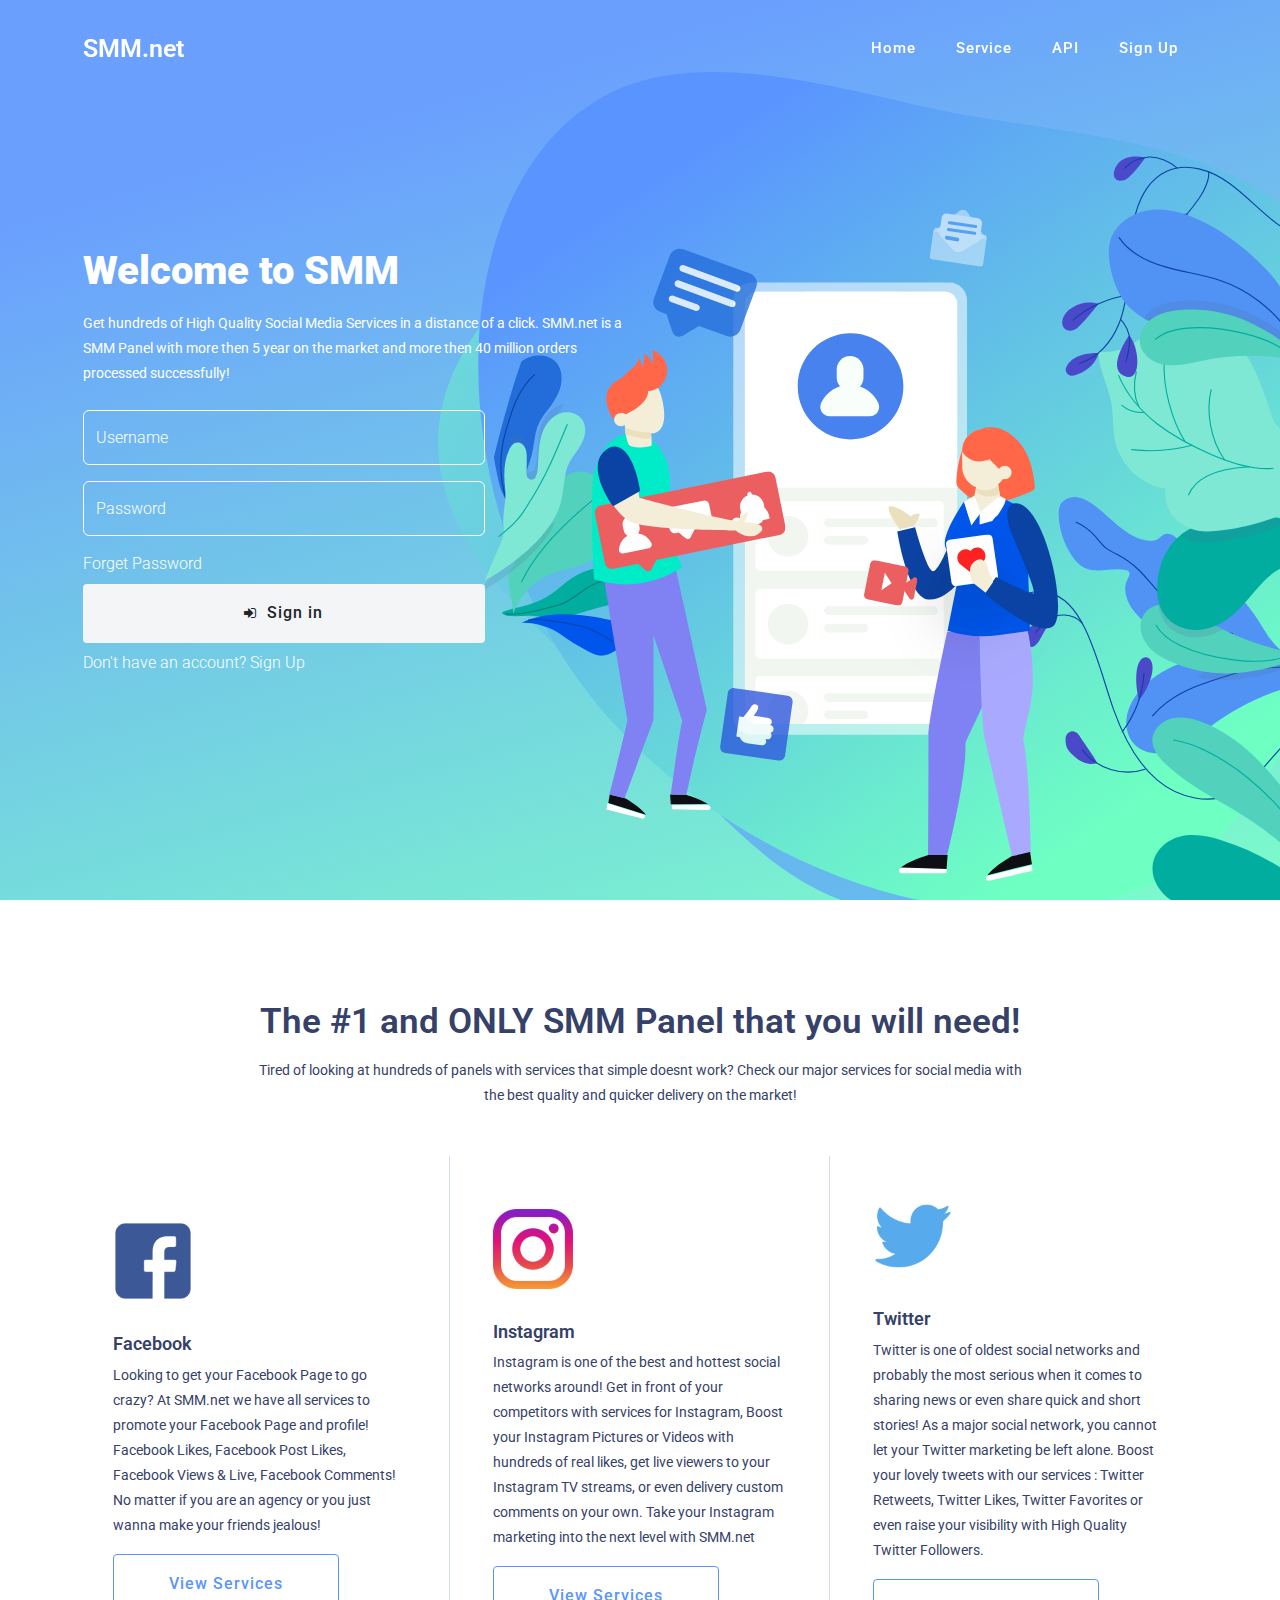
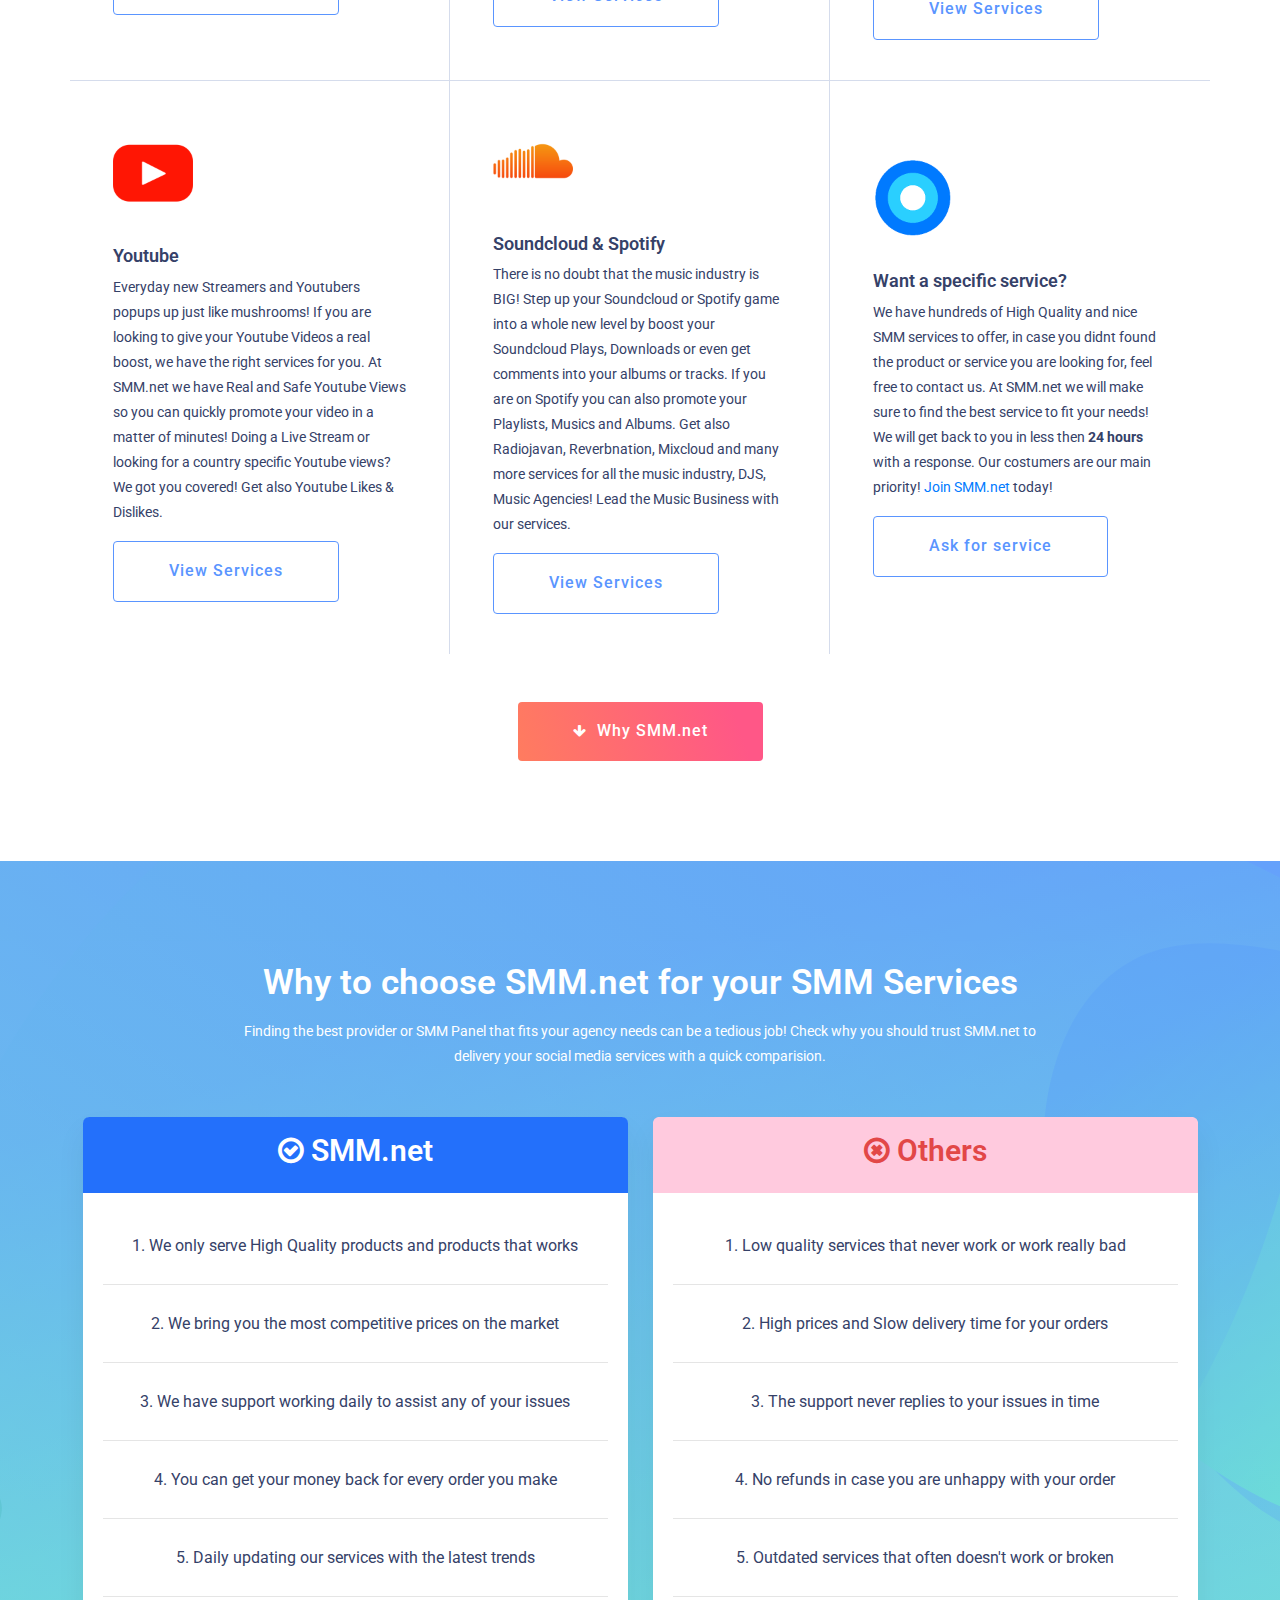
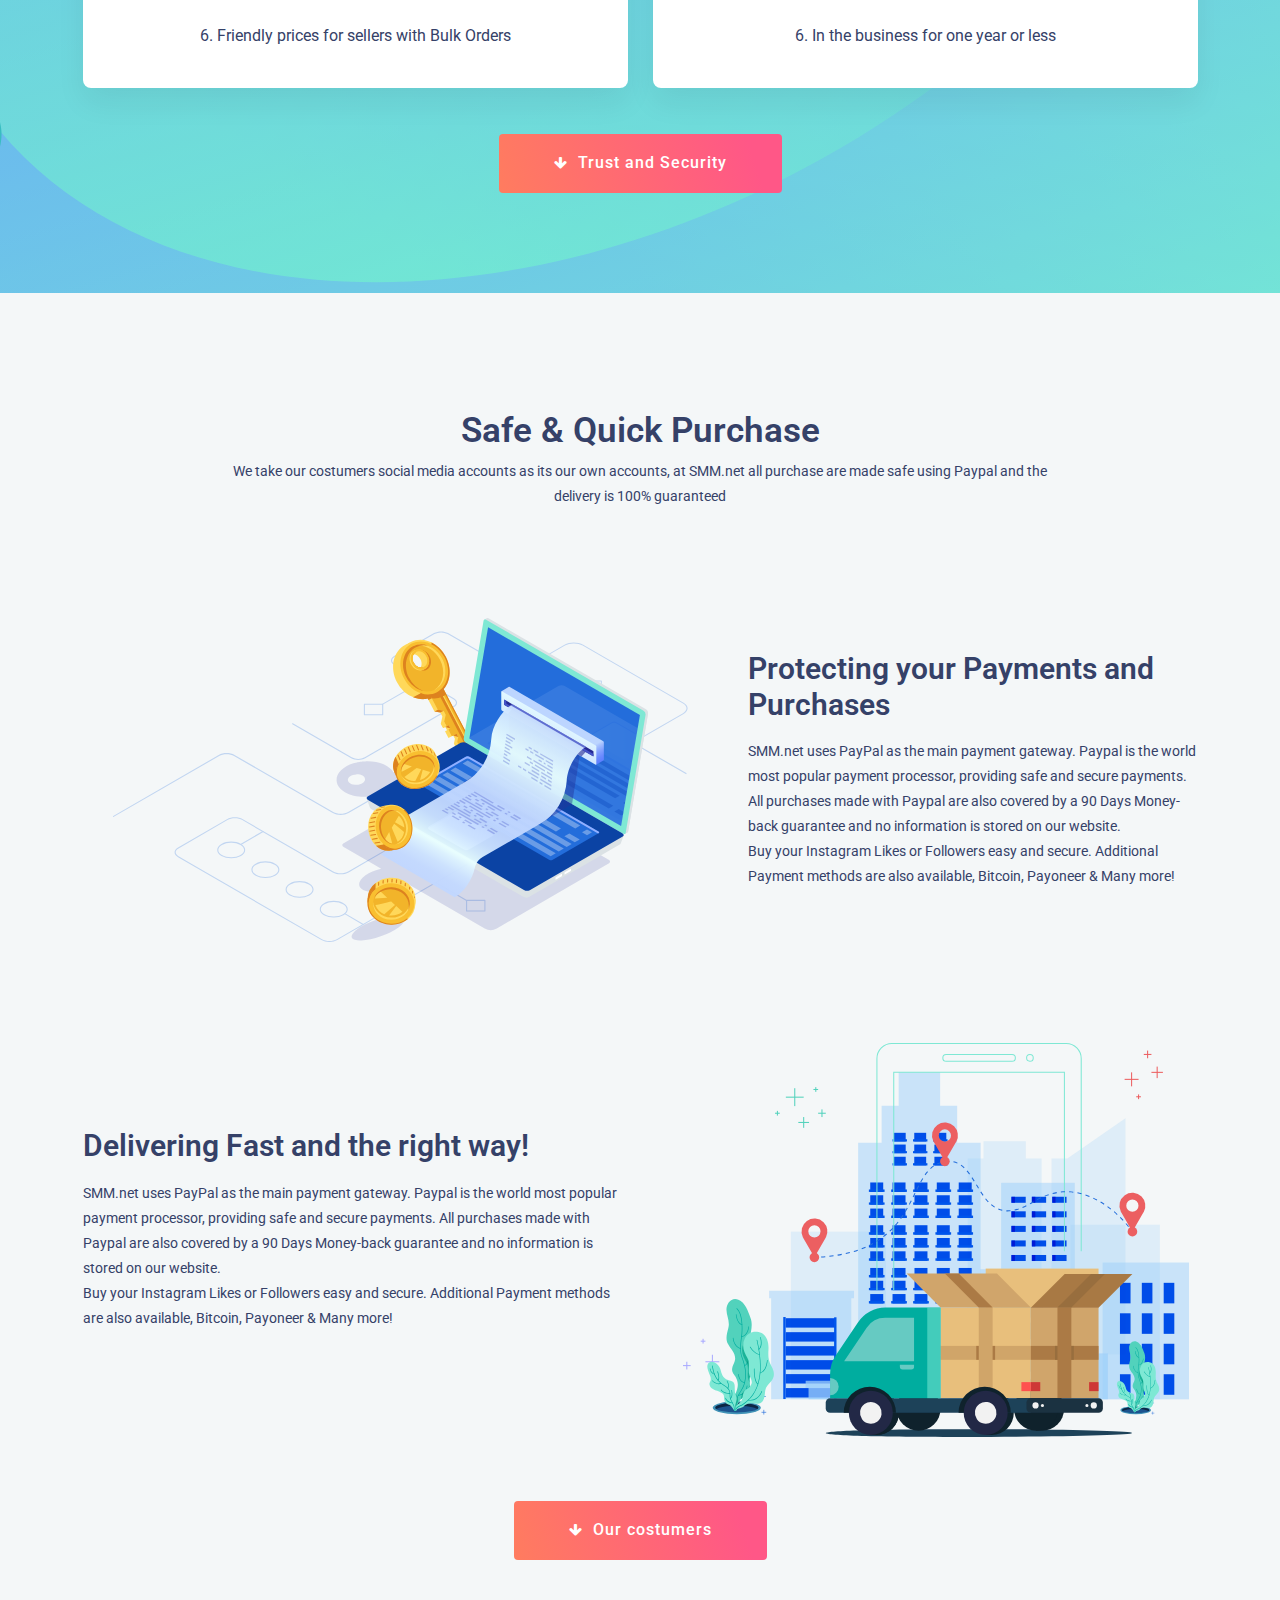
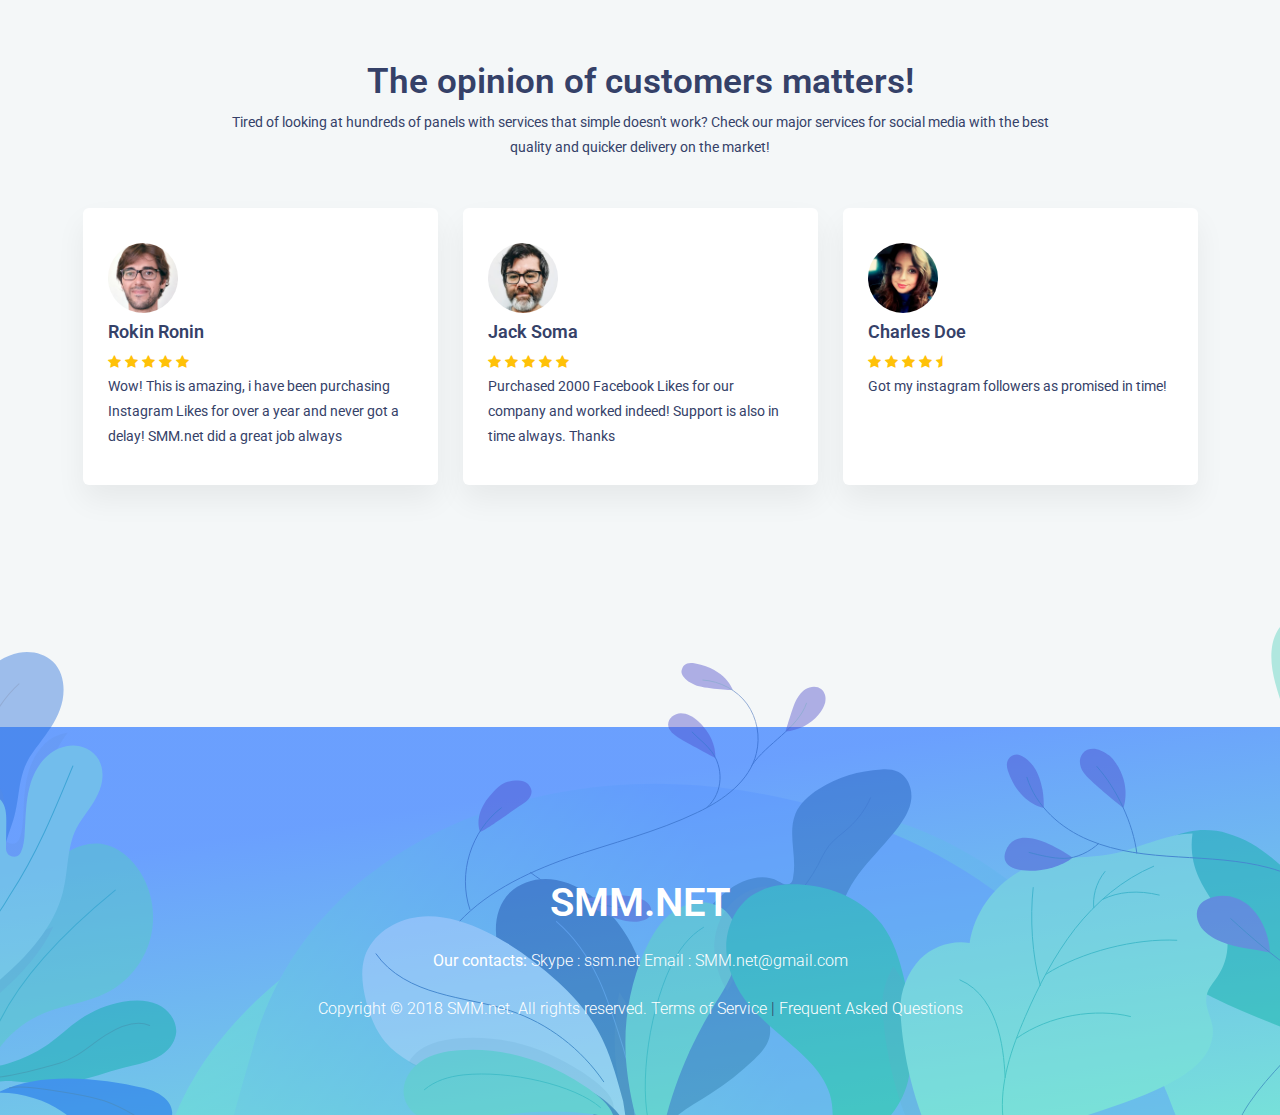
<file: index.html>
<!DOCTYPE html>
<html lang="zxx">

<head>
  <meta charset="utf-8">
  <title>SMM.net</title>
  <!-- mobile responsive meta -->
  <meta name="viewport" content="width=device-width, initial-scale=1">
  <meta name="viewport" content="width=device-width, initial-scale=1, maximum-scale=1">

  <link rel="stylesheet" type="text/css" href="plugins/bootstrap/bootstrap.css">
  <link rel="stylesheet" type="text/css" href="plugins/fontawesome/font-awesome.min.css">
  <link rel="stylesheet" type="text/css" href="plugins/datetimepicker/datetimepicker.min.css">
  <!-- <link rel="stylesheet" href="//cdn.materialdesignicons.com/2.7.94/css/materialdesignicons.min.css"> -->
  <link rel="stylesheet" href="plugins/aos/aos.css">
  <link rel="stylesheet" href="plugins/themify-icons/themify-icons.css">
  <link rel="stylesheet" type="text/css" href="css/style.css">
</head>

<body>

  <div class="container-scroller">
  
  
<!-- Navbar Start -->
<nav class="main-nav navbar navbar-expand-lg fixed-top">
  <div class="container">
    <!-- Logo -->
    <a class="navbar-brand" href="index.html">
      <!-- <img src="images/logo.png" alt="logo"> -->
      SMM.net
    </a>
    <!-- Toogle Button -->
    <button class="navbar-toggler" type="button" data-toggle="collapse" data-target="#mainNav">
      <span class="ti-menu">
      </span>
    </button>
    <div class="collapse navbar-collapse nav-list" id="mainNav">
      <!-- Navigation Links -->
      <ul class="navbar-nav ml-auto">
        <li class="nav-item">
          <a class="nav-link" href="index.html">Home</a>
        </li>
        <li class="nav-item">
          <a class="nav-link" href="services.html">Service</a>
        </li>
        <li class="nav-item">
          <a class="nav-link" href="api.html">API</a>
        </li>
        <li class="nav-item">
          <a class="nav-link" href="signup.html">Sign Up</a>
        </li>
      </ul>
    </div>
  </div>
</nav>
<!-- Navbar End -->

<section class="banner">
    <div class="container top-banner">
        <div class="row top-banner-content">
            <div class="col-md-12">
                <div class="row align-items-center">
                    <div class="col-md-6">
                        <div class="banner-content">
                            <h1 class="text-white banner-title mb-3">Welcome to SMM</h1>
                            <p class="text-white mb-4">
                                Get hundreds of High Quality Social Media Services in a distance of a
                                click. SMM.net is a SMM Panel with more then 5 year on the market and more then 40 million orders processed successfully!
                            </p>
                            <div class="row">
                                <div class="col-md-9">
                                    <form method="post" action="#">
                                        <div class="form-group mb-0 row">
                                            <div class="col-md-12 mb-3">
                                                <input type="text" class="form-control form-control-transparent" id="username"
                                                    placeholder="Username" name="username">
                                            </div>
                                            <div class="col-md-12 mb-3">
                                                <div class="input-group">
                                                    <input type="password" class="form-control form-control-transparent" id="password"
                                                        placeholder="Password" name="LoginForm[password]">
                                                </div>
                                            </div>
                                        </div>
                                        <a href="forget-password.html" class="d-inline-block text-white mb-2">Forget Password</a>
                                        <div class="form-group mb-0 row">
                                            <div class="col-md-12">
                                                <button type="submit" class="btn btn-light btn-block"><i class="fa fa-sign-in"></i>
                                                    Sign in</button>
                                            </div>
                                        </div>
                                            
                                        <a href="signup.html" class="d-inline-block text-white my-2">Don't have an account? Sign Up</a>
                                    </form>
                                </div>
                            </div>
                        </div>
                    </div>
                </div>
            </div>
        </div>
    </div>
</section>

<section class="social-box section bg-white">
    <div class="container" id="social-boxes">
        <div class="row">
            <div class="col-md-12 text-center px-5">
                <h2 class="h1 nice-title mb-3">The #1 and ONLY SMM Panel that you will need!</h2>
                <p class="w-75 mx-auto mb-5">
                    Tired of looking at hundreds of panels with services that simple
                    doesnt work? Check our major services for social media with the best quality and quicker delivery on the market!
                </p>
            </div>
            <div class="col-md-12">
                <div class="row">
                    <div class="col-12 col-md-6 col-lg-4 stretch-card border-right border-bottom">
                        <div class="social-box-item">
                            <div class="box-body">
                                <img src="images/social-icons/icon-facebook.png" alt="image" class="card-icon">
                                <h4 class="mb-2 nice-title">Facebook</h4>
                                <p class="card-text">
                                    Looking to get your Facebook Page to go crazy? At SMM.net we have all services to
                                    promote your
                                    Facebook Page and profile!
                                    Facebook Likes, Facebook Post Likes, Facebook Views & Live, Facebook Comments! No
                                    matter if you are
                                    an agency or you just wanna make your friends jealous!
                                </p>
                                <a href="/services.html" class="btn btn-outline-primary">View Services</a>
                            </div>
                        </div>
                    </div>
                    <div class="col-12 col-md-6 col-lg-4 stretch-card border-right border-bottom">
                        <div class="social-box-item">
                            <div class="box-body">
                                <img src="images/social-icons/icon-instagram.png" alt="image" class="card-icon">
                                <h4 class="mb-2 nice-title">Instagram</h4>
                                <p class="card-text">
                                    Instagram is one of the best and hottest social networks around! Get in front of your
                                    competitors
                                    with services for Instagram, Boost your Instagram Pictures or Videos with hundreds of
                                    real likes,
                                    get live viewers to your Instagram TV streams, or even delivery custom comments on your
                                    own. Take
                                    your Instagram marketing into the next level with SMM.net
                                </p>
                                <a href="/services.html" class="btn btn-outline-primary">View Services</a>
                            </div>
                        </div>
                    </div>
                    <div class="col-12 col-md-6 col-lg-4 stretch-card border-bottom">
                        <div class="social-box-item">
                            <div class="box-body">
                                <img src="images/social-icons/icon-twitter.png" alt="image" class="card-icon">
                                <h4 class="mb-2 nice-title">Twitter</h4>
                                <p class="card-text">
                                    Twitter is one of oldest social networks and probably the most serious when it comes to
                                    sharing
                                    news or even share quick and short stories! As a major social network, you cannot let
                                    your Twitter
                                    marketing be left alone.
                                    Boost your lovely tweets with our services : Twitter Retweets, Twitter Likes, Twitter
                                    Favorites or
                                    even raise your visibility with High Quality Twitter Followers.
                                </p>
                                <a href="/services.html" class="btn btn-outline-primary">View Services</a>
                            </div>
                        </div>
                    </div>
                    <div class="col-12 col-md-6 col-lg-4 stretch-card border-right">
                        <div class="social-box-item">
                            <div class="box-body">
                                <img src="images/social-icons/icon-youtube.png" alt="image" class="card-icon">
                                <h4 class="mb-2 nice-title">Youtube</h4>
                                <p class="card-text">
                                    Everyday new Streamers and Youtubers popups up just like mushrooms! If you are looking
                                    to give your
                                    Youtube Videos a real boost, we have the right services for you. At SMM.net we have
                                    Real and
                                    Safe Youtube Views
                                    so you can quickly promote your video in a matter of minutes! Doing a Live Stream or
                                    looking for a
                                    country specific Youtube views? We got you covered! Get also Youtube Likes & Dislikes.
                                </p>
                                <a href="/services.html" class="btn btn-outline-primary">View Services</a>
                            </div>
                        </div>
                    </div>
                    <div class="col-12 col-md-6 col-lg-4 stretch-card border-right">
                        <div class="social-box-item">
                            <div class="box-body">
                                <img src="images/social-icons/icon-soundcloud.png" alt="image" class="card-icon">
                                <h4 class="mb-2 nice-title">Soundcloud & Spotify</h4>
                                <p class="card-text">
                                    There is no doubt that the music industry is BIG! Step up your Soundcloud or Spotify
                                    game into a
                                    whole new level by boost your Soundcloud Plays, Downloads or even get comments into
                                    your albums or
                                    tracks. If you are on Spotify you can also promote your Playlists, Musics and Albums.
                                    Get also
                                    Radiojavan, Reverbnation, Mixcloud and many more services for all the music industry,
                                    DJS, Music
                                    Agencies! Lead the Music Business with our services.
                                </p>
                                <a href="/services.html" class="btn btn-outline-primary">View Services</a>
                            </div>
                        </div>
                    </div>
                    <div class="col-12 col-md-6 col-lg-4 stretch-card">
                        <div class="social-box-item">
                            <div class="box-body">
                                <img src="images/social-icons/icon-question.png" alt="image" class="card-icon">
                                <h4 class="mb-2 nice-title">Want a specific service?</h4>
                                <p class="card-text">
                                    We have hundreds of High Quality and nice SMM services to offer, in case you didnt
                                    found the
                                    product or service you are looking for, feel free to contact us. At SMM.net we will
                                    make sure
                                    to find the best service
                                    to fit your needs! We will get back to you in less then <b>24 hours</b> with a
                                    response. Our
                                    costumers are our main priority! <a href="/signup.html">Join SMM.net</a> today!
                                </p>
                                <a href="mailto:SMM.net@gmail.com" class="btn btn-outline-primary">Ask for service</a>
                            </div>
                        </div>
                    </div>
                </div>
            </div>
        </div>
        <div class="row mt-5">
            <div class="col-md-12 text-center">
                <a href="#why-us" class="btn btn-primary-gradient page-scroll">
                    <i class="fa fa-arrow-down"></i>
                    Why SMM.net
                </a>
            </div>
        </div>
    </div>
</section>

<section class="why-us social-box section" id="why-us" style="background-image: url('images/why-choose-bg.svg'); background-size:cover; background-position: center center;">
    <div class="container">
        <div class="row">
            <div class="col-md-12 text-center">
                <h2 class="h1 text-white">
                    Why to choose SMM.net for your SMM Services
                </h2>
                <p class="w-75 mx-auto mb-5 mt-3 text-white">
                    Finding the best provider or SMM Panel that fits your agency needs can
                    be a tedious job! Check why you should trust SMM.net to delivery your social media services with a quick comparision.
                </p>
            </div>
            <div class="col-md-12 mx-auto">
                <div class="row">
                    <div class="col-md-6 grid-margin stretch-card">
                        <div class="card card-icon-top comparision text-center">
                            <div class="comparision-us p-3">
                                <h2><i class="fa fa-check-circle-o"></i> SMM.net</h2>
                            </div>
                            <div class="card-body p-2">
                                <p>
                                    1. We only serve High Quality products and products that
                                    works</p>
                                <hr>
                                <p> 2. We bring you the most competitive prices on the market</p>
                                <hr>
                                <p> 3. We have support working daily to assist any of your
                                    issues</p>
                                <hr>
                                <p> 4. You can get your money back for every order you make</p>
                                <hr>
                                <p> 5. Daily updating our services with the latest trends</p>
                                <hr>
                                <p> 6. Friendly prices for sellers with Bulk Orders</p>
                            </div>
                        </div>
                    </div>
                    <div class="col-md-6 grid-margin stretch-card">
                        <div class="card card-icon-top comparision comparision_negative text-center">
                            <div class="comparision-others p-3">
                                <h2 class="nice-title"><i class="fa fa-5x fa-times-circle-o" style="font-size: 25px;"></i> Others</h2>
                            </div>
                            <div class="card-body pt-2">
                                <p>1. Low quality services that never work or work really
                                    bad</p>
                                <hr>
                                <p>2. High prices and Slow delivery time for your orders
                                </p>
                                <hr>
                                <p>3. The support never replies to your issues in time</p>
                                <hr>
                                <p>4. No refunds in case you are unhappy with your order</p>
                                <hr>
                                <p>5. Outdated services that often doesn't work or broken</p>
                                <hr>
                                <p>6. In the business for one year or less</p>
                            </div>
                        </div>
                    </div>
                </div>
            </div>
        </div>
        <div class="row mt-3">
            <div class="col-md-12 text-center">
                <a href="#safe" class="btn btn-primary-gradient page-scroll">
                    <i class="fa fa-arrow-down"></i>
                    Trust and Security
                </a>
            </div>
        </div>
    </div>
</section>

<section class="safe section" id="safe">
    <div class="container pt-2 pb-0">
        <div class="row">
            <div class="col-md-12">
                <div class="row pt-2 pb-2">
                    <div class="col-md-12 text-center">
                        <h2 class="h1 nice-title">
                            Safe & Quick Purchase
                        </h2>
                        <p class="w-75 mx-auto mb-5">
                            We take our costumers social media accounts as its our own accounts,
                            at SMM.net all purchase are made safe using Paypal and the delivery  is 100% guaranteed</p>
                    </div>
                </div>
    
                <div class="row align-items-center py-5">
                    <div class="col-md-7">
                        <img src="images/safe-1.svg" class="img-fluid floating-left-right" alt="safe-image">
                    </div>
                    <div class="col-md-5">
                        <h2 class="mb-3">
                            Protecting your Payments and
                            Purchases
                        </h2>
                        <p>
                            SMM.net uses PayPal as the main payment gateway. Paypal is the world most popular payment
                            processor, providing safe and secure payments.
                            All purchases made with Paypal are also covered by a 90 Days Money-back guarantee and no
                            information is
                            stored on our website.<br>
                            Buy your Instagram Likes or Followers easy and secure. Additional Payment methods are also
                            available,
                            Bitcoin, Payoneer & Many more!
                        </p>
                    </div>
                </div>
                <div class="row align-items-center py-5">
                    <div class="col-md-6 order-1 mr-auto">
                        <h2 class="mb-3">Delivering Fast and the right
                            way!
                        </h2>
                        <p>
                            SMM.net uses PayPal as the main payment gateway. Paypal is the world most popular payment
                            processor, providing safe and secure payments.
                            All purchases made with Paypal are also covered by a 90 Days Money-back guarantee and no
                            information is
                            stored on our website.<br>
                            Buy your Instagram Likes or Followers easy and secure. Additional Payment methods are also
                            available,
                            Bitcoin, Payoneer & Many more!
                        </p>
                    </div>
                    <div class="col-md-6 order-2 order-sm-1">
                        <img src="images/safe-2.svg" class="img-fluid floating-left-right-alt mr-2" alt="Secure SMM Panel">
                    </div>
                </div>
            </div>
        </div>
        <div class="row mt-3">
            <div class="col-md-12 text-center">
                <a href="#reviews" class="btn btn-primary-gradient page-scroll">
                    <i class="fa fa-arrow-down"></i>
                    Our costumers
                </a>
            </div>
        </div>
    </div>
</section>

<section class="section reviews pt-0" id="reviews">
    <div class="container">
        <div class="row">
            <div class="col-md-12 text-center">
                <h2 class="h1 nice-title">The opinion of customers matters!</h2>
                <p class="w-75 mx-auto mb-5">
                    Tired of looking at hundreds of panels with services that simple
                    doesn't work? Check our major services for social media with the best quality and quicker delivery on the market!
                </p>
            </div>
        </div>
        <div class="row">
            <div class="col-12 col-md-6 col-lg-4 mb-4">
                <div class="card testimonial-item">
                    <div class="card-body">
                        <img src="images/client-image/person1.png" class="review-picture rounded-circle mb-2">
                        <h4 class="card-title mb-2">Rokin Ronin</h4>
                        <div class="reviews">
                            <i class="fa fa-star"></i>
                            <i class="fa fa-star"></i>
                            <i class="fa fa-star"></i>
                            <i class="fa fa-star"></i>
                            <i class="fa fa-star"></i>
                        </div>
                        <p class="card-text">Wow! This is amazing, i have been purchasing Instagram Likes for over
                            a year and
                            never got a delay! SMM.net did a great job always</p>
                    </div>
                </div>
            </div>
            <div class="col-12 col-md-6 col-lg-4 mb-4">
                <div class="card testimonial-item">
                    <div class="card-body">
                        <img src="images/client-image/person2.png" class="review-picture rounded-circle mb-2">
                        <h4 class="card-title mb-2">Jack Soma</h4>
                        <div class="reviews">
                            <i class="fa fa-star"></i>
                            <i class="fa fa-star"></i>
                            <i class="fa fa-star"></i>
                            <i class="fa fa-star"></i>
                            <i class="fa fa-star"></i>
                        </div>
                        <p class="card-text">Purchased 2000 Facebook Likes for our company and worked indeed!
                            Support is also
                            in time always. Thanks</p>
                    </div>
                </div>
            </div>
            <div class="col-12 col-md-6 col-lg-4 mb-4">
                <div class="card testimonial-item">
                    <div class="card-body">
                        <img src="images/client-image/person3.png" class="review-picture rounded-circle mb-2">
                        <h4 class="card-title mb-2">Charles Doe</h4>
                        <div class="reviews">
                            <i class="fa fa-star"></i>
                            <i class="fa fa-star"></i>
                            <i class="fa fa-star"></i>
                            <i class="fa fa-star"></i>
                            <i class="fa fa-star-half"></i>
                        </div>
                        <p class="card-text">Got my instagram followers as promised in time!</p>
                    </div>
                </div>
            </div>
        </div>
    </div>
</section>
  
<footer class="container-fluid footer">
    <div class="row py-4 footer-bottom">
        <div class="col-12 text-center mb-3">
            <a href="#" class="footer-logo text-white">
                SMM.NET
            </a>
        </div>
        <div class="col-md-8 mx-auto text-center">
            <div class="container-fluid clearfix">
                <div class="row">
                    <div class="col-md-12">
                        <b class="text-white">Our contacts: </b>
                        <span><a href="skype:ssm.net?call"><i class="mdi mdi-skype"></i> Skype
                                :
                                ssm.net</a></span>
                        <span><a href="mailto:SMM.net@gmail.com"><i class="mdi mdi-email"></i>
                                Email :
                                SMM.net@gmail.com</a></span>
                    </div>
                </div>
                <div class="row mt-4">
                    <div class="col-md-12">
                        <span class="d-block text-center text-sm-left d-sm-inline-block text-white">Copyright © 2018 <a href="/"
                                >SMM.net</a>.
                            All rights reserved.</span>
                        <span><a href="terms-conditions.html">Terms of Service</a> | <a href="#" >Frequent
                                Asked Questions</a></span>
                    </div>
                </div>
            </div>
        </div>
    </div>
</footer>

<!-- Plugins -->
<script type="text/javascript" src="plugins/jquery/jquery.min.js"></script>
<script type="text/javascript" src="plugins/moment/moment.min.js"></script>
<script type="text/javascript" src="plugins/datetimepicker/datetimepicker.min.js"></script>
<script type="text/javascript" src="plugins/bootstrap/bootstrap.js"></script>
<script type="text/javascript" src="plugins/smooth-scroll/smooth-scroll.js"></script>
<script type="text/javascript" src="plugins/headroom/headroom.js"></script>
<script type="text/javascript" src="plugins/aos/aos.js"></script>
<script type="text/javascript" src="plugins/match-height/match-height.js"></script>
<script src='https://www.google.com/recaptcha/api.js?hl=en'></script>
<!-- Main Script -->
<script type="text/javascript" src="js/script.js"></script>
</div>
</body>
</html>
</file>
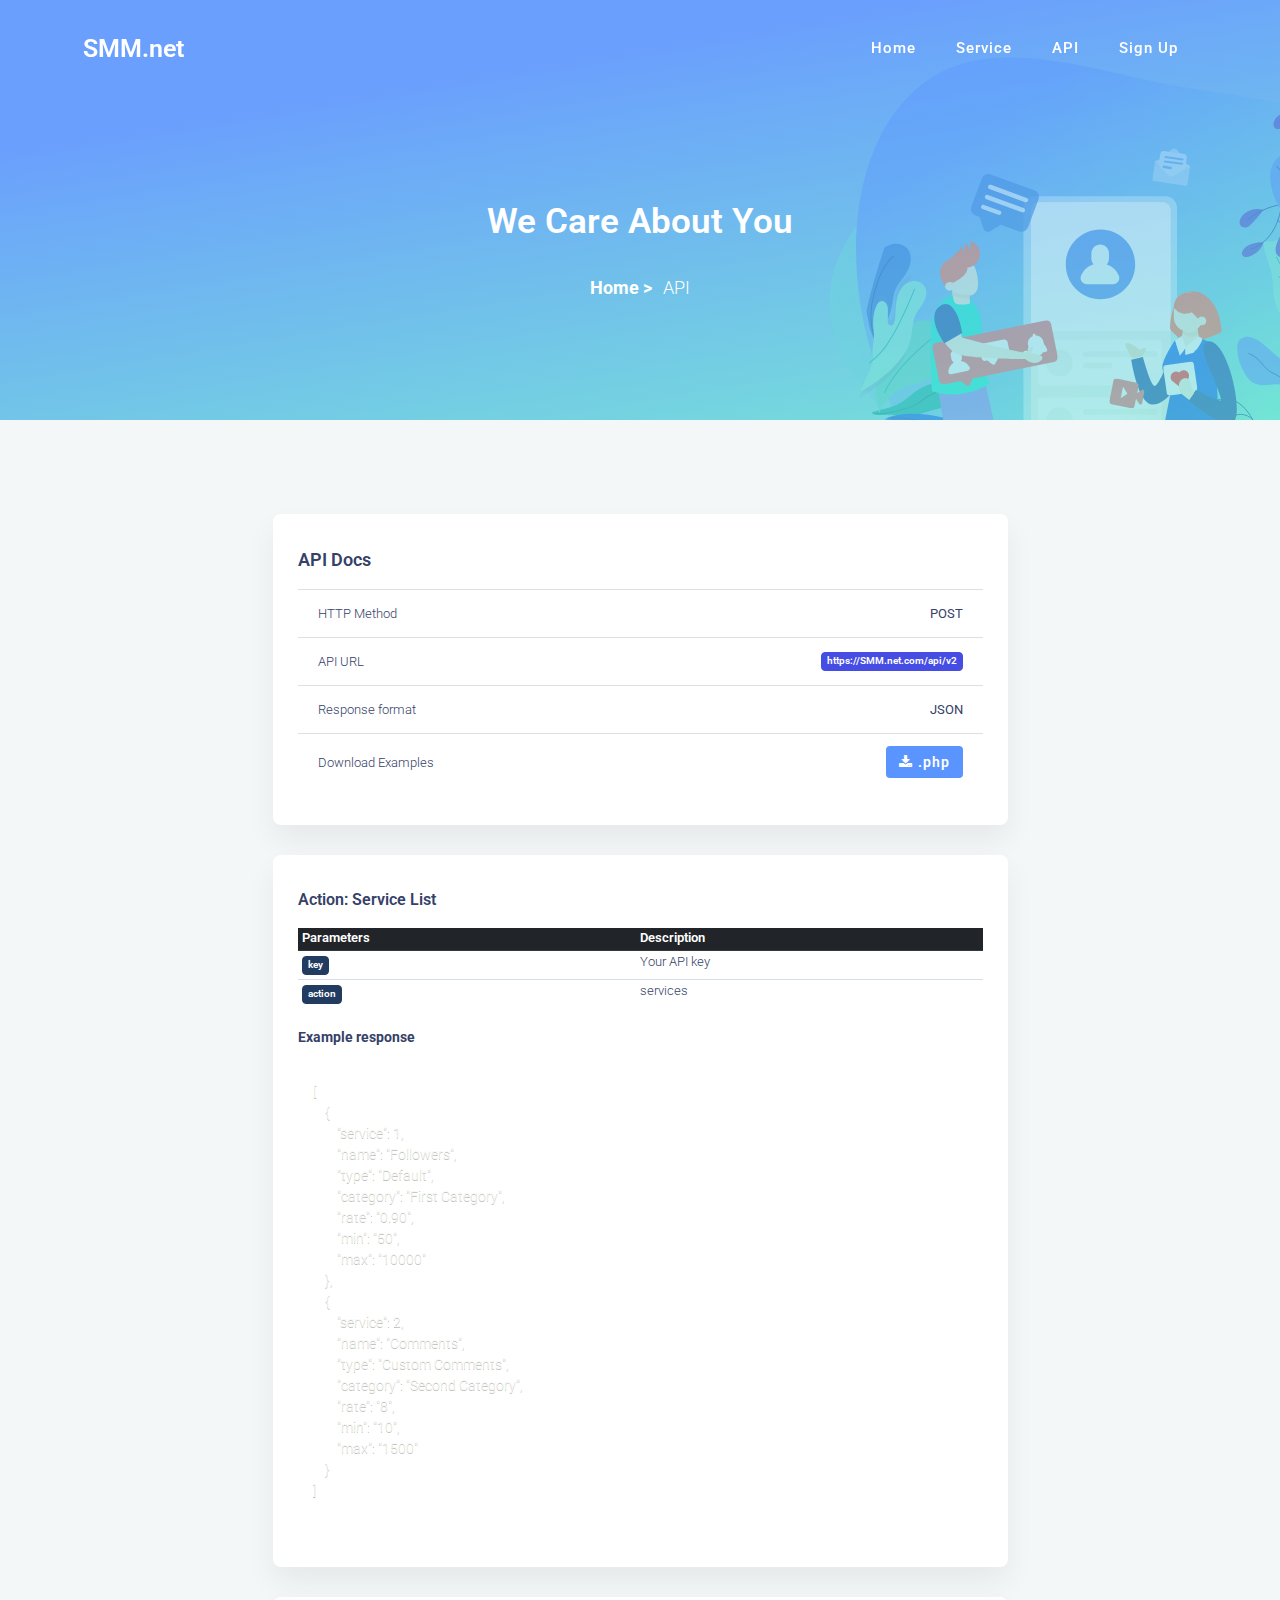
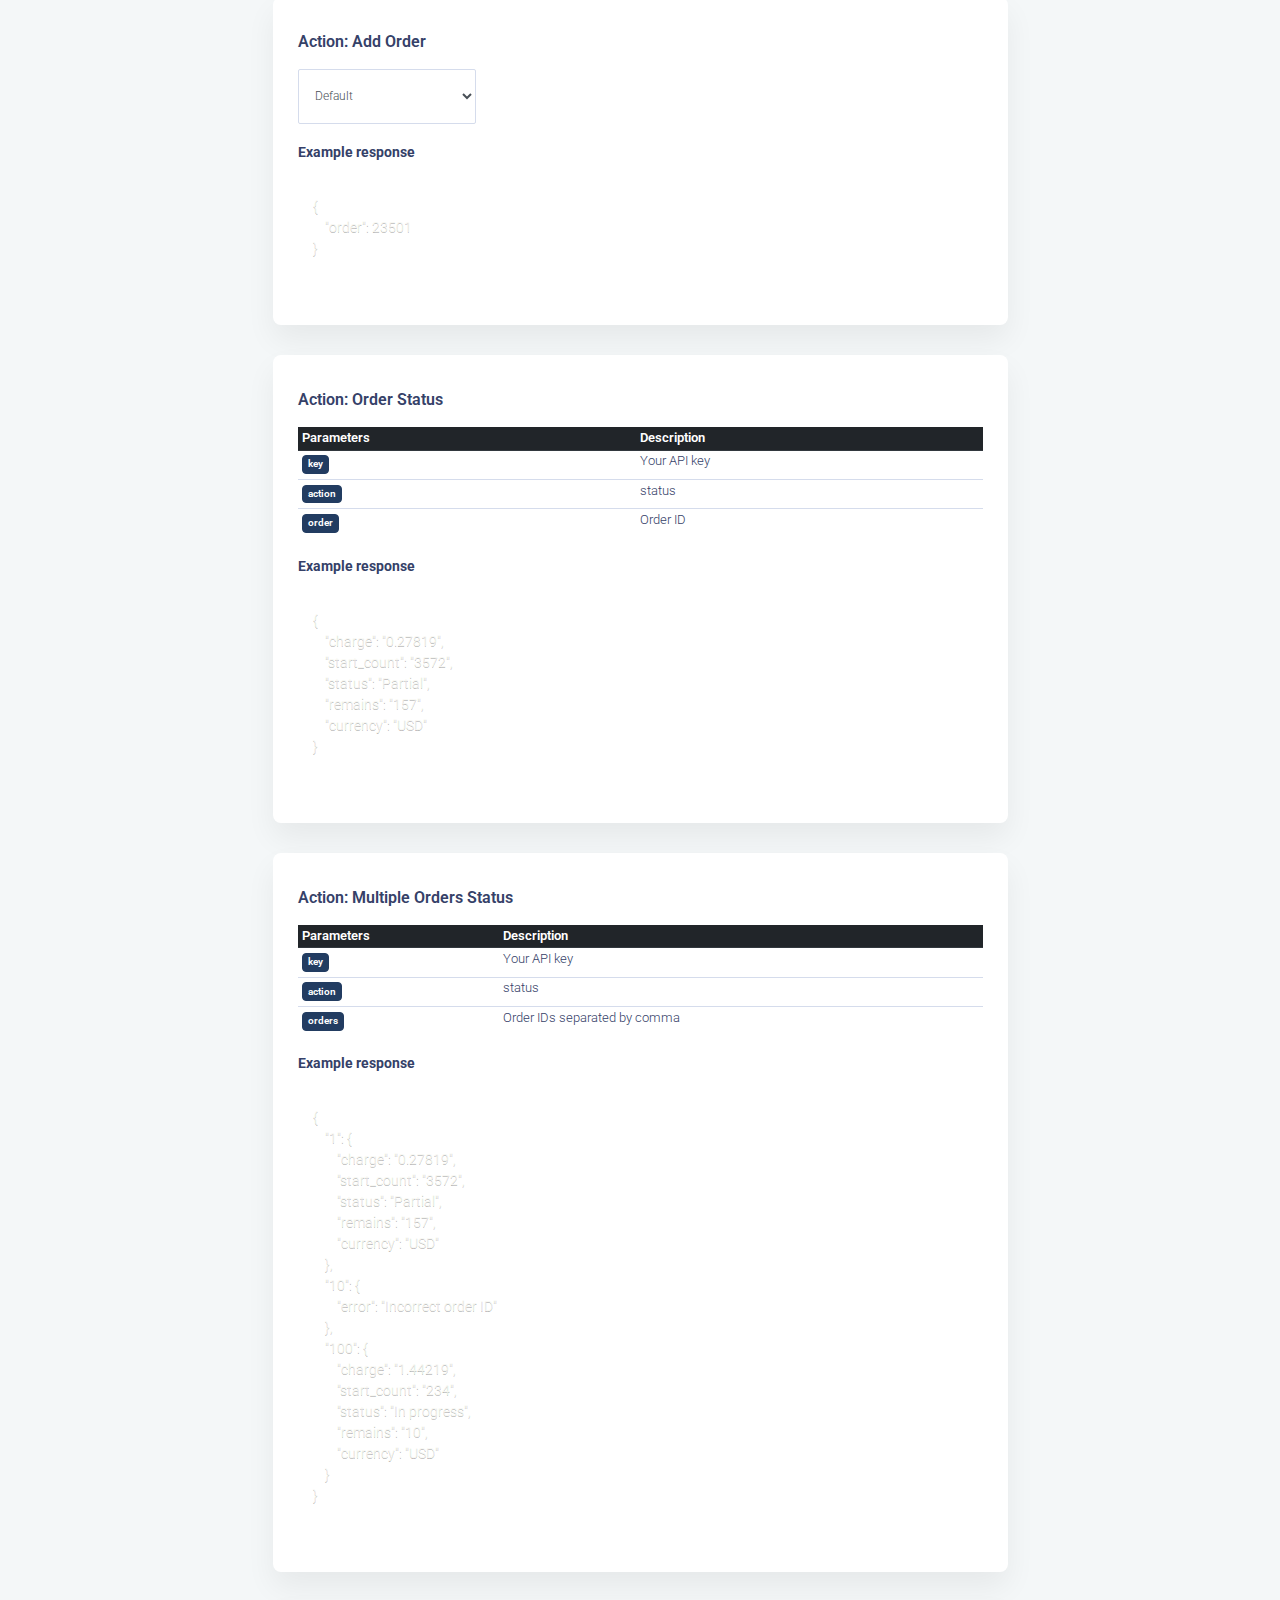
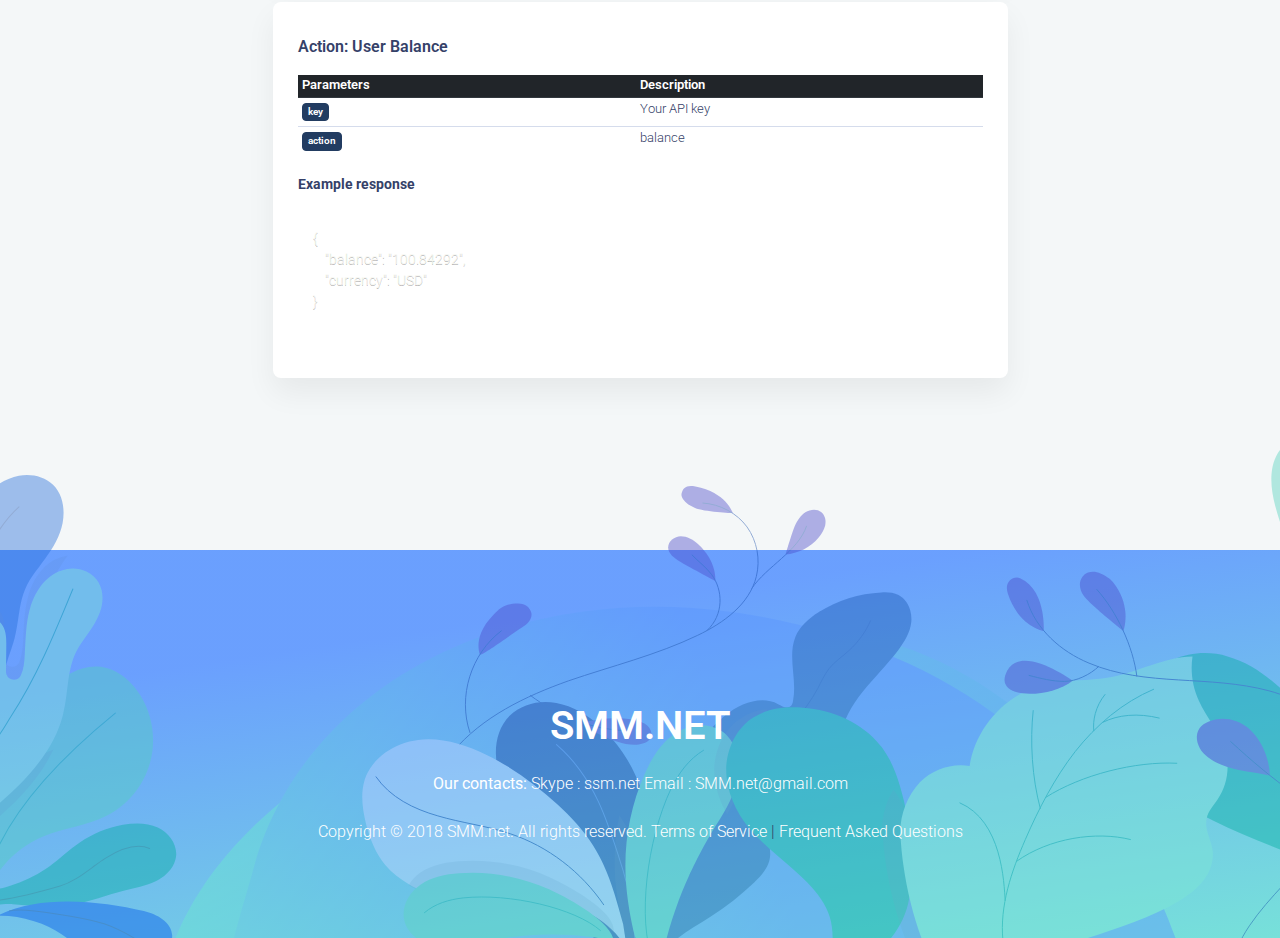
<file: api.html>
<!DOCTYPE html>
<html lang="zxx">

<head>
  <meta charset="utf-8">
  <title>SMM.net</title>
  <!-- mobile responsive meta -->
  <meta name="viewport" content="width=device-width, initial-scale=1">
  <meta name="viewport" content="width=device-width, initial-scale=1, maximum-scale=1">

  <link rel="stylesheet" type="text/css" href="plugins/bootstrap/bootstrap.css">
  <link rel="stylesheet" type="text/css" href="plugins/fontawesome/font-awesome.min.css">
  <link rel="stylesheet" type="text/css" href="plugins/datetimepicker/datetimepicker.min.css">
  <!-- <link rel="stylesheet" href="//cdn.materialdesignicons.com/2.7.94/css/materialdesignicons.min.css"> -->
  <link rel="stylesheet" href="plugins/aos/aos.css">
  <link rel="stylesheet" href="plugins/themify-icons/themify-icons.css">
  <link rel="stylesheet" type="text/css" href="css/style.css">
</head>

<body>

  <div class="container-scroller">
  

<!-- Navbar Start -->
<nav class="main-nav navbar navbar-expand-lg fixed-top">
  <div class="container">
    <!-- Logo -->
    <a class="navbar-brand" href="index.html">
      <!-- <img src="images/logo.png" alt="logo"> -->
      SMM.net
    </a>
    <!-- Toogle Button -->
    <button class="navbar-toggler" type="button" data-toggle="collapse" data-target="#mainNav">
      <span class="ti-menu">
      </span>
    </button>
    <div class="collapse navbar-collapse nav-list" id="mainNav">
      <!-- Navigation Links -->
      <ul class="navbar-nav ml-auto">
        <li class="nav-item">
          <a class="nav-link" href="index.html">Home</a>
        </li>
        <li class="nav-item">
          <a class="nav-link" href="services.html">Service</a>
        </li>
        <li class="nav-item">
          <a class="nav-link" href="api.html">API</a>
        </li>
        <li class="nav-item">
          <a class="nav-link" href="signup.html">Sign Up</a>
        </li>
      </ul>
    </div>
  </div>
</nav>
<!-- Navbar End -->

<section class="page__header">
    <div class="container">
        <div class="row">
            <div class="col-12 text-center">
                <h1 class="page__title">We Care About You</h1>
                <ul class="list-inline page__breadcrumb">
                    <li class="list-inline-item">
                        <a href="index.html">Home ></a>
                    </li>
                    <li class="list-inline-item">
                        API
                    </li>
                </ul>
            </div>
        </div>
    </div>
</section>

  <!-- Main variables *content* -->
  <div class="container-fluid page-body-wrapper">
    <div class="main-panel">
      <div class="content-wrapper">
        <div class="row justify-content-md-center">
          <div class="col-md-8 grid-margin stretch-card">
            <div class="card">
              <div class="card-body">
                <h4 class="card-title">API Docs</h4>

                <ul class="list-group list-group-flush">
                  <li class="list-group-item d-flex justify-content-between align-items-center">
                    HTTP Method
                    <b>POST</b>
                  </li>
                  <li class="list-group-item d-flex justify-content-between align-items-center">
                    API URL
                    <span class="badge badge-primary">https://SMM.net.com/api/v2</span>
                  </li>
                  <li class="list-group-item d-flex justify-content-between align-items-center">
                    Response format
                    <b>JSON</b>
                  </li>

                  <li class="list-group-item d-flex justify-content-between align-items-center">
                    <span>Download Examples</span>
                    <a href="/example.txt" target="_blank" class="btn btn-sm btn-primary"><i class="fa fa-download"></i>.php</a>
                  </li>
                </ul>
              </div>
            </div>
          </div>

          <div class="col-md-8 grid-margin stretch-card">
            <div class="card">
              <div class="card-body">
                <h5 class="card-title">Action: Service list</h5>

                <table class="table table-hover table-sm">
                  <thead class="thead-dark">
                    <tr>
                      <th class="width-40">Parameters</th>
                      <th>Description</th>
                    </tr>
                  </thead>
                  <tbody>
                    <tr>
                      <td><span class="badge badge-dark">key</span></td>
                      <td>Your API key</td>
                    </tr>
                    <tr>
                      <td><span class="badge badge-dark">action</span></td>
                      <td>services</td>
                    </tr>
                  </tbody>
                </table>

                <p class="mt-3"><strong>Example response</strong></p>
                <pre><code class="language-json">[
    {
        "service": 1,
        "name": "Followers",
        "type": "Default",
        "category": "First Category",
        "rate": "0.90",
        "min": "50",
        "max": "10000"
    },
    {
        "service": 2,
        "name": "Comments",
        "type": "Custom Comments",
        "category": "Second Category",
        "rate": "8",
        "min": "10",
        "max": "1500"
    }
]</code></pre>
              </div>
            </div>
          </div>
          <div class="col-md-8 grid-margin stretch-card">
            <div class="card">
              <div class="card-body">
                <h5 class="card-title">Action: Add order</h5>

                <form class="form-inline">
                  <div class="form-group">
                    <select class="form-control input-sm" id="service_type">
                      <option value="0">Default</option>
                      <option value="10">Package</option>
                      <option value="2">Custom Comments</option>
                      <option value="4">Mentions Custom List</option>
                      <option value="7">Mentions User Followers</option>
                      <option value="15">Comment Likes</option>
                      <option value="100">Subscriptions</option>
                    </select>
                  </div>
                </form>
                <div id="type_0" style="display:none;">
                  <table class="table table-hover table-sm">
                    <thead class="thead-dark">
                      <tr>
                        <th class="width-40">Parameters</th>
                        <th>Description</th>
                      </tr>
                    </thead>
                    <tbody>
                      <tr>
                        <td><span class="badge badge-dark">key</span></td>
                        <td>Your API key</td>
                      </tr>
                      <tr>
                        <td><span class="badge badge-dark">action</span></td>
                        <td>add</td>
                      </tr>
                      <tr>
                        <td><span class="badge badge-dark">service</span></td>
                        <td>Service ID</td>
                      </tr>
                      <tr>
                        <td><span class="badge badge-dark">link</span></td>
                        <td>Link to page</td>
                      </tr>
                      <tr>
                        <td><span class="badge badge-dark">quantity</span></td>
                        <td>Needed quantity</td>
                      </tr>
                      <tr>
                        <td><span class="badge badge-dark">runs (optional)</span></td>
                        <td>Runs to deliver</td>
                      </tr>
                      <tr>
                        <td><span class="badge badge-dark">interval (optional)</span></td>
                        <td>Interval in minutes</td>
                      </tr>
                    </tbody>
                  </table>
                </div>
                <div id="type_10" style="display:none;">
                  <table class="table table-hover table-sm">
                    <thead class="thead-dark">
                      <tr>
                        <th class="width-40">Parameters</th>
                        <th>Description</th>
                      </tr>
                    </thead>
                    <tbody>
                      <tr>
                        <td><span class="badge badge-dark">key</span></td>
                        <td>Your API key</td>
                      </tr>
                      <tr>
                        <td><span class="badge badge-dark">action</span></td>
                        <td>add</td>
                      </tr>
                      <tr>
                        <td><span class="badge badge-dark">service</span></td>
                        <td>Service ID</td>
                      </tr>
                      <tr>
                        <td><span class="badge badge-dark">link</span></td>
                        <td>Link to page</td>
                      </tr>
                    </tbody>
                  </table>
                </div>
                <div id="type_2" style="display:none;">
                  <table class="table table-hover table-sm">
                    <thead class="thead-dark">
                      <tr>
                        <th class="width-40">Parameters</th>
                        <th>Description</th>
                      </tr>
                    </thead>
                    <tbody>
                      <tr>
                        <td><span class="badge badge-dark">key</span></td>
                        <td>Your API key</td>
                      </tr>
                      <tr>
                        <td><span class="badge badge-dark">action</span></td>
                        <td>add</td>
                      </tr>
                      <tr>
                        <td><span class="badge badge-dark">service</span></td>
                        <td>Service ID</td>
                      </tr>
                      <tr>
                        <td><span class="badge badge-dark">link</span></td>
                        <td>Link to page</td>
                      </tr>
                      <tr>
                        <td><span class="badge badge-dark">comments</span></td>
                        <td>Comments list separated by \r\n or \n</td>
                      </tr>
                    </tbody>
                  </table>
                </div>
                <div id="type_4" style="display:none;">
                  <table class="table table-hover table-sm">
                    <thead class="thead-dark">
                      <tr>
                        <th class="width-40">Parameters</th>
                        <th>Description</th>
                      </tr>
                    </thead>
                    <tbody>
                      <tr>
                        <td><span class="badge badge-dark">key</span></td>
                        <td>Your API key</td>
                      </tr>
                      <tr>
                        <td><span class="badge badge-dark">action</span></td>
                        <td>add</td>
                      </tr>
                      <tr>
                        <td><span class="badge badge-dark">service</span></td>
                        <td>Service ID</td>
                      </tr>
                      <tr>
                        <td><span class="badge badge-dark">link</span></td>
                        <td>Link to page</td>
                      </tr>
                      <tr>
                        <td><span class="badge badge-dark">usernames</span></td>
                        <td>Usernames list separated by \r\n or \n</td>
                      </tr>
                    </tbody>
                  </table>
                </div>
                <div id="type_7" style="display:none;">
                  <table class="table table-hover table-sm">
                    <thead class="thead-dark">
                      <tr>
                        <th class="width-40">Parameters</th>
                        <th>Description</th>
                      </tr>
                    </thead>
                    <tbody>
                      <tr>
                        <td><span class="badge badge-dark">key</span></td>
                        <td>Your API key</td>
                      </tr>
                      <tr>
                        <td><span class="badge badge-dark">action</span></td>
                        <td>add</td>
                      </tr>
                      <tr>
                        <td><span class="badge badge-dark">service</span></td>
                        <td>Service ID</td>
                      </tr>
                      <tr>
                        <td><span class="badge badge-dark">link</span></td>
                        <td>Link to page</td>
                      </tr>
                      <tr>
                        <td><span class="badge badge-dark">quantity</span></td>
                        <td>Needed quantity</td>
                      </tr>
                      <tr>
                        <td><span class="badge badge-dark">username</span></td>
                        <td>URL to scrape followers from</td>
                      </tr>
                    </tbody>
                  </table>
                </div>
                <div id="type_100" style="display:none;">
                  <table class="table table-hover table-sm">
                    <thead class="thead-dark">
                      <tr>
                        <th class="width-40">Parameters</th>
                        <th>Description</th>
                      </tr>
                    </thead>
                    <tbody>
                      <tr>
                        <td><span class="badge badge-dark">key</span></td>
                        <td>Your API key</td>
                      </tr>
                      <tr>
                        <td><span class="badge badge-dark">action</span></td>
                        <td>add</td>
                      </tr>
                      <tr>
                        <td><span class="badge badge-dark">service</span></td>
                        <td>Service ID</td>
                      </tr>
                      <tr>
                        <td><span class="badge badge-dark">username</span></td>
                        <td>Username</td>
                      </tr>
                      <tr>
                        <td><span class="badge badge-dark">min</span></td>
                        <td>Quantity min</td>
                      </tr>
                      <tr>
                        <td><span class="badge badge-dark">max</span></td>
                        <td>Quantity max</td>
                      </tr>
                      <tr>
                        <td><span class="badge badge-dark">posts</span></td>
                        <td>New posts count</td>
                      </tr>
                      <tr>
                        <td><span class="badge badge-dark">delay</span></td>
                        <td>Delay in minutes. Possible values: 0, 5, 10, 15, 30, 60, 90</td>
                      </tr>
                    </tbody>
                  </table>
                </div>
                <div id="type_15" style="display:none;">
                  <table class="table table-hover table-sm">
                    <thead class="thead-dark">
                      <tr>
                        <th class="width-40">Parameters</th>
                        <th>Description</th>
                      </tr>
                    </thead>
                    <tbody>
                      <tr>
                        <td><span class="badge badge-dark">key</span></td>
                        <td>Your API key</td>
                      </tr>
                      <tr>
                        <td><span class="badge badge-dark">action</span></td>
                        <td>add</td>
                      </tr>
                      <tr>
                        <td><span class="badge badge-dark">service</span></td>
                        <td>Service ID</td>
                      </tr>
                      <tr>
                        <td><span class="badge badge-dark">link</span></td>
                        <td>Link to page</td>
                      </tr>
                      <tr>
                        <td><span class="badge badge-dark">quantity</span></td>
                        <td>Needed quantity</td>
                      </tr>
                      <tr>
                        <td><span class="badge badge-dark">username</span></td>
                        <td>Username of the comment owner</td>
                      </tr>
                    </tbody>
                  </table>
                </div>

                <p class="mt-3"><strong>Example response</strong></p>
                <pre><code class="language-json">{
    "order": 23501
}</code></pre>
              </div>
            </div>
          </div>
          <div class="col-md-8 grid-margin stretch-card">
            <div class="card">
              <div class="card-body">
                <h5 class="card-title">Action: Order status</h5>

                <table class="table table-hover table-sm">
                  <thead class="thead-dark">
                    <tr>
                      <th class="width-40">Parameters</th>
                      <th>Description</th>
                    </tr>
                  </thead>
                  <tbody>
                    <tr>
                      <td><span class="badge badge-dark">key</span></td>
                      <td>Your API key</td>
                    </tr>
                    <tr>
                      <td><span class="badge badge-dark">action</span></td>
                      <td>status</td>
                    </tr>
                    <tr>
                      <td><span class="badge badge-dark">order</span></td>
                      <td>Order ID</td>
                    </tr>
                  </tbody>
                </table>

                <p class="mt-3"><strong>Example response</strong></p>
                <pre><code class="language-json">{
    "charge": "0.27819",
    "start_count": "3572",
    "status": "Partial",
    "remains": "157",
    "currency": "USD"
}</code></pre>
              </div>
            </div>
          </div>
          <div class="col-md-8 grid-margin stretch-card">
            <div class="card">
              <div class="card-body">
                <h5 class="card-title">Action: Multiple orders status</h5>

                <table class="table table-hover table-sm">
                  <thead class="thead-dark">
                    <tr>
                      <th class="width-40">Parameters</th>
                      <th>Description</th>
                    </tr>
                  </thead>
                  <tbody>
                    <tr>
                      <td><span class="badge badge-dark">key</span></td>
                      <td>Your API key</td>
                    </tr>
                    <tr>
                      <td><span class="badge badge-dark">action</span></td>
                      <td>status</td>
                    </tr>
                    <tr>
                      <td><span class="badge badge-dark">orders</span></td>
                      <td>Order IDs separated by comma</td>
                    </tr>
                  </tbody>
                </table>

                <p class="mt-3"><strong>Example response</strong></p>
                <pre><code class="language-json">{
    "1": {
        "charge": "0.27819",
        "start_count": "3572",
        "status": "Partial",
        "remains": "157",
        "currency": "USD"
    },
    "10": {
        "error": "Incorrect order ID"
    },
    "100": {
        "charge": "1.44219",
        "start_count": "234",
        "status": "In progress",
        "remains": "10",
        "currency": "USD"
    }
}</code></pre>
              </div>
            </div>
          </div>
          <div class="col-md-8 grid-margin stretch-card">
            <div class="card">
              <div class="card-body">
                <h5 class="card-title">Action: User balance</h5>

                <table class="table table-hover table-sm">
                  <thead class="thead-dark">
                    <tr>
                      <th class="width-40">Parameters</th>
                      <th>Description</th>
                    </tr>
                  </thead>
                  <tbody>
                    <tr>
                      <td><span class="badge badge-dark">key</span></td>
                      <td>Your API key</td>
                    </tr>
                    <tr>
                      <td><span class="badge badge-dark">action</span></td>
                      <td>balance</td>
                    </tr>
                  </tbody>
                </table>

                <p class="mt-3"><strong>Example response</strong></p>
                <pre><code class="language-json">{
    "balance": "100.84292",
    "currency": "USD"
}</code></pre>
              </div>
            </div>
          </div>
        </div>
      </div>
    </div>
  </div>

<footer class="container-fluid footer">
    <div class="row py-4 footer-bottom">
        <div class="col-12 text-center mb-3">
            <a href="#" class="footer-logo text-white">
                SMM.NET
            </a>
        </div>
        <div class="col-md-8 mx-auto text-center">
            <div class="container-fluid clearfix">
                <div class="row">
                    <div class="col-md-12">
                        <b class="text-white">Our contacts: </b>
                        <span><a href="skype:ssm.net?call"><i class="mdi mdi-skype"></i> Skype
                                :
                                ssm.net</a></span>
                        <span><a href="mailto:SMM.net@gmail.com"><i class="mdi mdi-email"></i>
                                Email :
                                SMM.net@gmail.com</a></span>
                    </div>
                </div>
                <div class="row mt-4">
                    <div class="col-md-12">
                        <span class="d-block text-center text-sm-left d-sm-inline-block text-white">Copyright © 2018 <a href="/"
                                >SMM.net</a>.
                            All rights reserved.</span>
                        <span><a href="terms-conditions.html">Terms of Service</a> | <a href="#" >Frequent
                                Asked Questions</a></span>
                    </div>
                </div>
            </div>
        </div>
    </div>
</footer>
  
<!-- Plugins -->
<script type="text/javascript" src="plugins/jquery/jquery.min.js"></script>
<script type="text/javascript" src="plugins/moment/moment.min.js"></script>
<script type="text/javascript" src="plugins/datetimepicker/datetimepicker.min.js"></script>
<script type="text/javascript" src="plugins/bootstrap/bootstrap.js"></script>
<script type="text/javascript" src="plugins/smooth-scroll/smooth-scroll.js"></script>
<script type="text/javascript" src="plugins/headroom/headroom.js"></script>
<script type="text/javascript" src="plugins/aos/aos.js"></script>
<script type="text/javascript" src="plugins/match-height/match-height.js"></script>
<script src='https://www.google.com/recaptcha/api.js?hl=en'></script>
<!-- Main Script -->
<script type="text/javascript" src="js/script.js"></script>
</div>
</body>
</html>
</file>
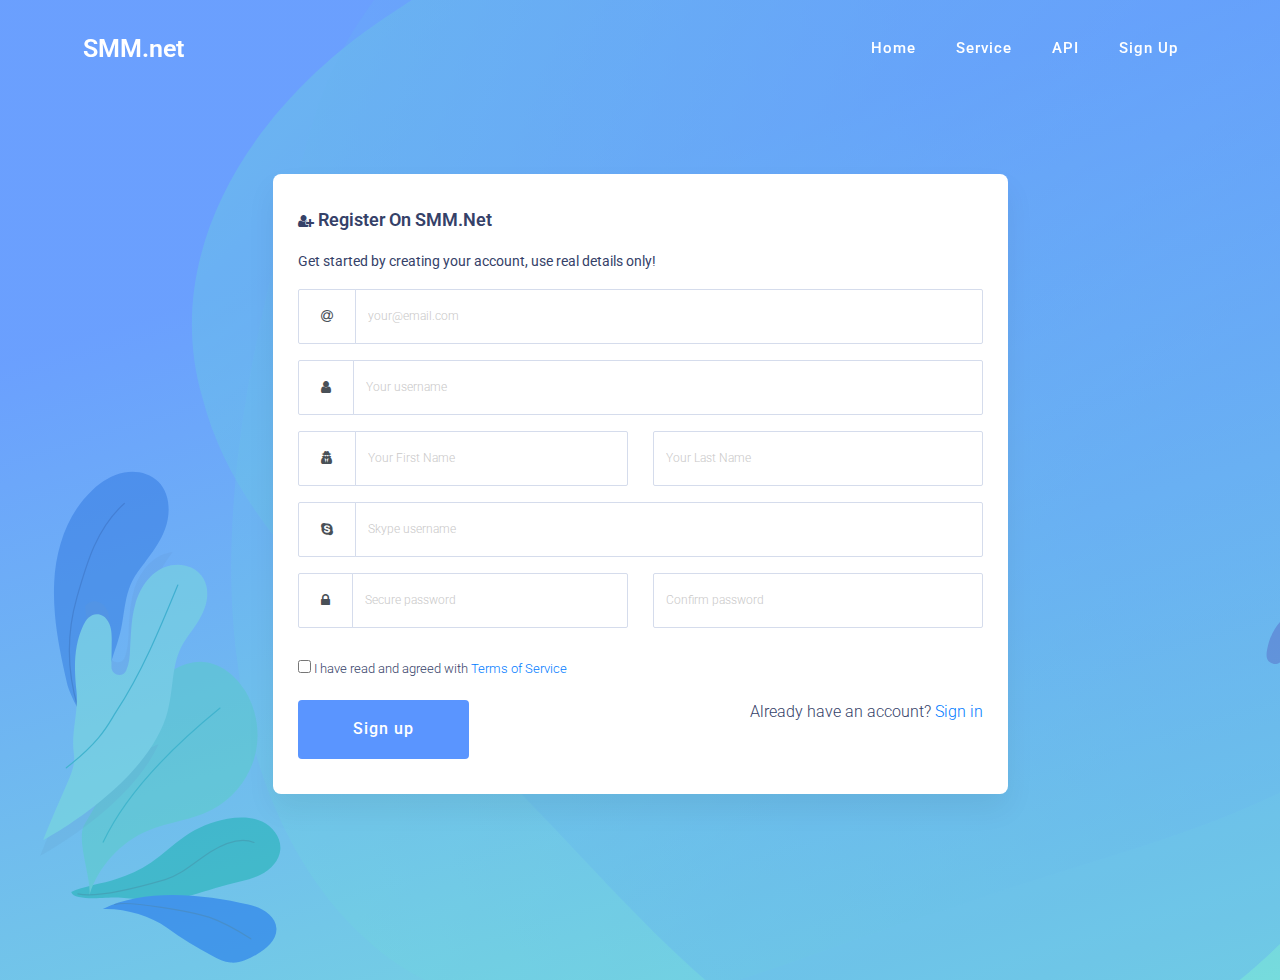
<file: signup.html>
<!DOCTYPE html>
<html lang="zxx">

<head>
  <meta charset="utf-8">
  <title>SMM.net</title>
  <!-- mobile responsive meta -->
  <meta name="viewport" content="width=device-width, initial-scale=1">
  <meta name="viewport" content="width=device-width, initial-scale=1, maximum-scale=1">

  <link rel="stylesheet" type="text/css" href="plugins/bootstrap/bootstrap.css">
  <link rel="stylesheet" type="text/css" href="plugins/fontawesome/font-awesome.min.css">
  <link rel="stylesheet" type="text/css" href="plugins/datetimepicker/datetimepicker.min.css">
  <!-- <link rel="stylesheet" href="//cdn.materialdesignicons.com/2.7.94/css/materialdesignicons.min.css"> -->
  <link rel="stylesheet" href="plugins/aos/aos.css">
  <link rel="stylesheet" href="plugins/themify-icons/themify-icons.css">
  <link rel="stylesheet" type="text/css" href="css/style.css">
</head>

<body>

  <div class="container-scroller">
  

<!-- Navbar Start -->
<nav class="main-nav navbar navbar-expand-lg fixed-top">
  <div class="container">
    <!-- Logo -->
    <a class="navbar-brand" href="index.html">
      <!-- <img src="images/logo.png" alt="logo"> -->
      SMM.net
    </a>
    <!-- Toogle Button -->
    <button class="navbar-toggler" type="button" data-toggle="collapse" data-target="#mainNav">
      <span class="ti-menu">
      </span>
    </button>
    <div class="collapse navbar-collapse nav-list" id="mainNav">
      <!-- Navigation Links -->
      <ul class="navbar-nav ml-auto">
        <li class="nav-item">
          <a class="nav-link" href="index.html">Home</a>
        </li>
        <li class="nav-item">
          <a class="nav-link" href="services.html">Service</a>
        </li>
        <li class="nav-item">
          <a class="nav-link" href="api.html">API</a>
        </li>
        <li class="nav-item">
          <a class="nav-link" href="signup.html">Sign Up</a>
        </li>
      </ul>
    </div>
  </div>
</nav>
<!-- Navbar End -->

<!-- Main variables *content* -->
<div class="container-fluid page-body-wrapper d-flex" style="background-image: url('images/signup-bg.svg'); background-size:cover; padding-top: 150px" >
  <div class="main-panel">
    <div class="content-wrapper">
      <div class="row justify-content-md-center">
        <div class="col-md-8 grid-margin stretch-card">
          <div class="card">
            <div class="card-body">
              <h4 class="card-title"><i class="fa fa-user-plus"></i> Register on SMM.net</h4>
              <p class="card-description">Get started by creating your account, use real details only!</p>
              <form action="" method="post">
                <input type="hidden" name="_csrf" value="lcT_0Qaok8eb3dnrPeDh36N2rWhC8GBCEI0fh9MkQ-H8oMmAaMbViq-PiYRMsIK3yUDLWA-gUBtcoFzlmn4Mhw==">

                <div class="form-group">
                  <div class="input-group">
                    <div class="input-group-prepend">
                      <span class="input-group-text"><i class="fa fa-at"></i></span>
                    </div>
                    <input type="email" class="form-control" id="email" value="" placeholder="your@email.com" name="RegistrationForm[email]">
                  </div>
                </div>

                <div class="form-group">
                  <div class="input-group">
                    <div class="input-group-prepend">
                      <span class="input-group-text"><i class="fa fa-user"></i></span>
                    </div>
                    <input type="text" class="form-control" id="username" value="" placeholder="Your username" name="RegistrationForm[login]">
                  </div>
                </div>

                <div class="row">

                  <div class="form-group col-md-6">
                    <div class="input-group">
                      <div class="input-group-prepend">
                        <span class="input-group-text"><i class="fa fa-user-secret"></i></span>
                      </div>
                      <input type="text" class="form-control" id="firstname" value="" placeholder="Your First Name"
                        name="RegistrationForm[first_name]">
                    </div>
                  </div>

                  <div class="form-group col-md-6">
                    <input type="text" class="form-control" id="lastname" value="" placeholder="Your Last Name" name="RegistrationForm[last_name]">
                  </div>
                </div>

                <div class="form-group">
                  <div class="input-group">
                    <div class="input-group-prepend">
                      <span class="input-group-text"><i class="fa fa-skype"></i></span>
                    </div>
                    <input type="text" class="form-control" id="skype" value="" placeholder="Skype username" name="RegistrationForm[skype]">
                  </div>
                </div>

                <div class="row">

                  <div class="form-group col-md-6">
                    <div class="input-group">
                      <div class="input-group-prepend">
                        <span class="input-group-text"><i class="fa fa-lock"></i></span>
                      </div>
                      <input type="password" class="form-control" id="password" name="RegistrationForm[password]"
                        placeholder="Secure password">
                    </div>
                  </div>

                  <div class="form-group col-md-6">
                    <input type="password" class="form-control" id="confirm" name="RegistrationForm[password_again]"
                      placeholder="Confirm password">
                  </div>
                </div>
                <div class="g-recaptcha form-group" data-sitekey="6LeQyxkUAAAAACZsRNUpGI-5rw7ifdLgP0mUyE4O">
                </div>
                <div class="form-group">
                  <div class="checkbox">
                    <label>
                      <input type="checkbox" class="terms-accept-checkbox" name="RegistrationForm[termsofservice]"> I
                      have read and agreed with <a href="/terms" target="_blank">Terms of Service</a>
                    </label>
                  </div>
                </div>

                <button type="submit" class="btn btn-primary">Sign up</button>
                <span class="pull-right pull-right-middle">Already have an account? <a href="/auth">Sign in</a></span>
              </form>
            </div>
          </div>
        </div>
      </div>

    </div>
  </div>
</div>

<!-- Plugins -->
<script type="text/javascript" src="plugins/jquery/jquery.min.js"></script>
<script type="text/javascript" src="plugins/moment/moment.min.js"></script>
<script type="text/javascript" src="plugins/datetimepicker/datetimepicker.min.js"></script>
<script type="text/javascript" src="plugins/bootstrap/bootstrap.js"></script>
<script type="text/javascript" src="plugins/smooth-scroll/smooth-scroll.js"></script>
<script type="text/javascript" src="plugins/headroom/headroom.js"></script>
<script type="text/javascript" src="plugins/aos/aos.js"></script>
<script type="text/javascript" src="plugins/match-height/match-height.js"></script>
<script src='https://www.google.com/recaptcha/api.js?hl=en'></script>
<!-- Main Script -->
<script type="text/javascript" src="js/script.js"></script>
</div>
</body>
</html>
</file>
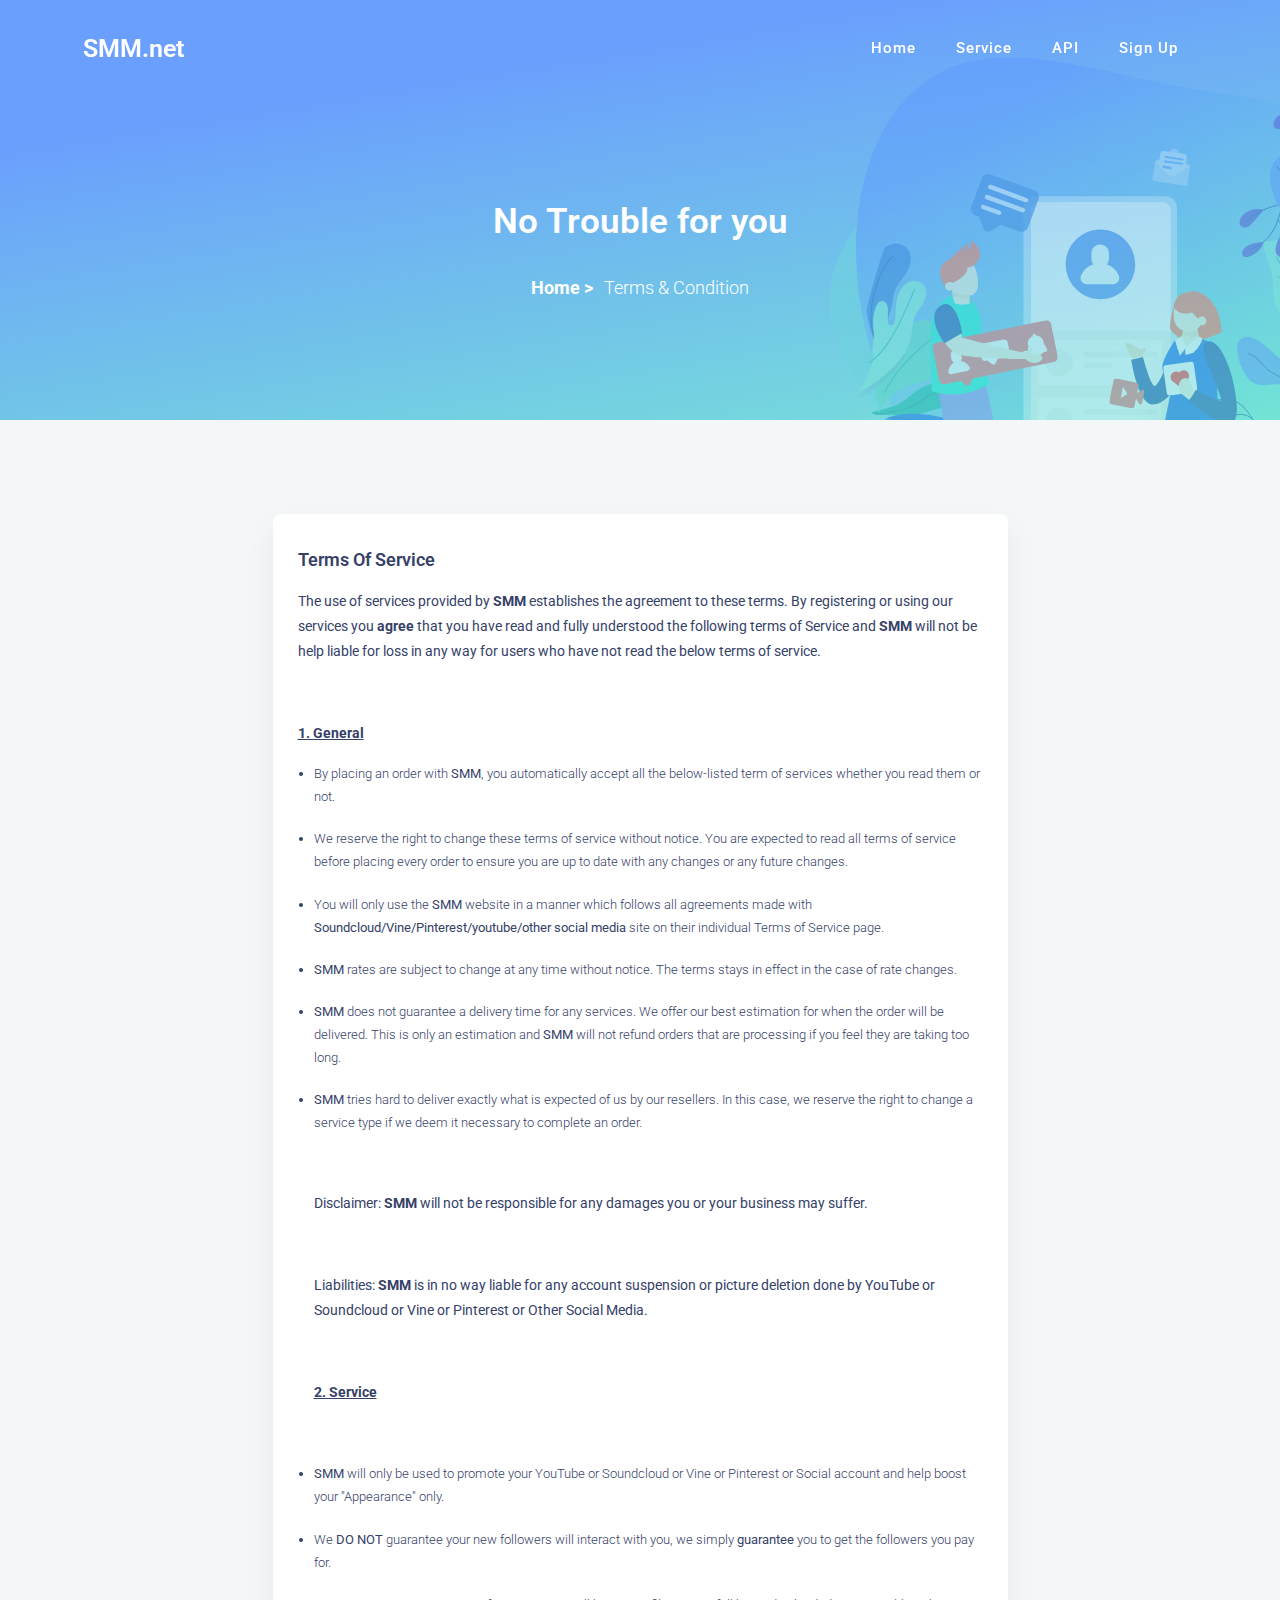
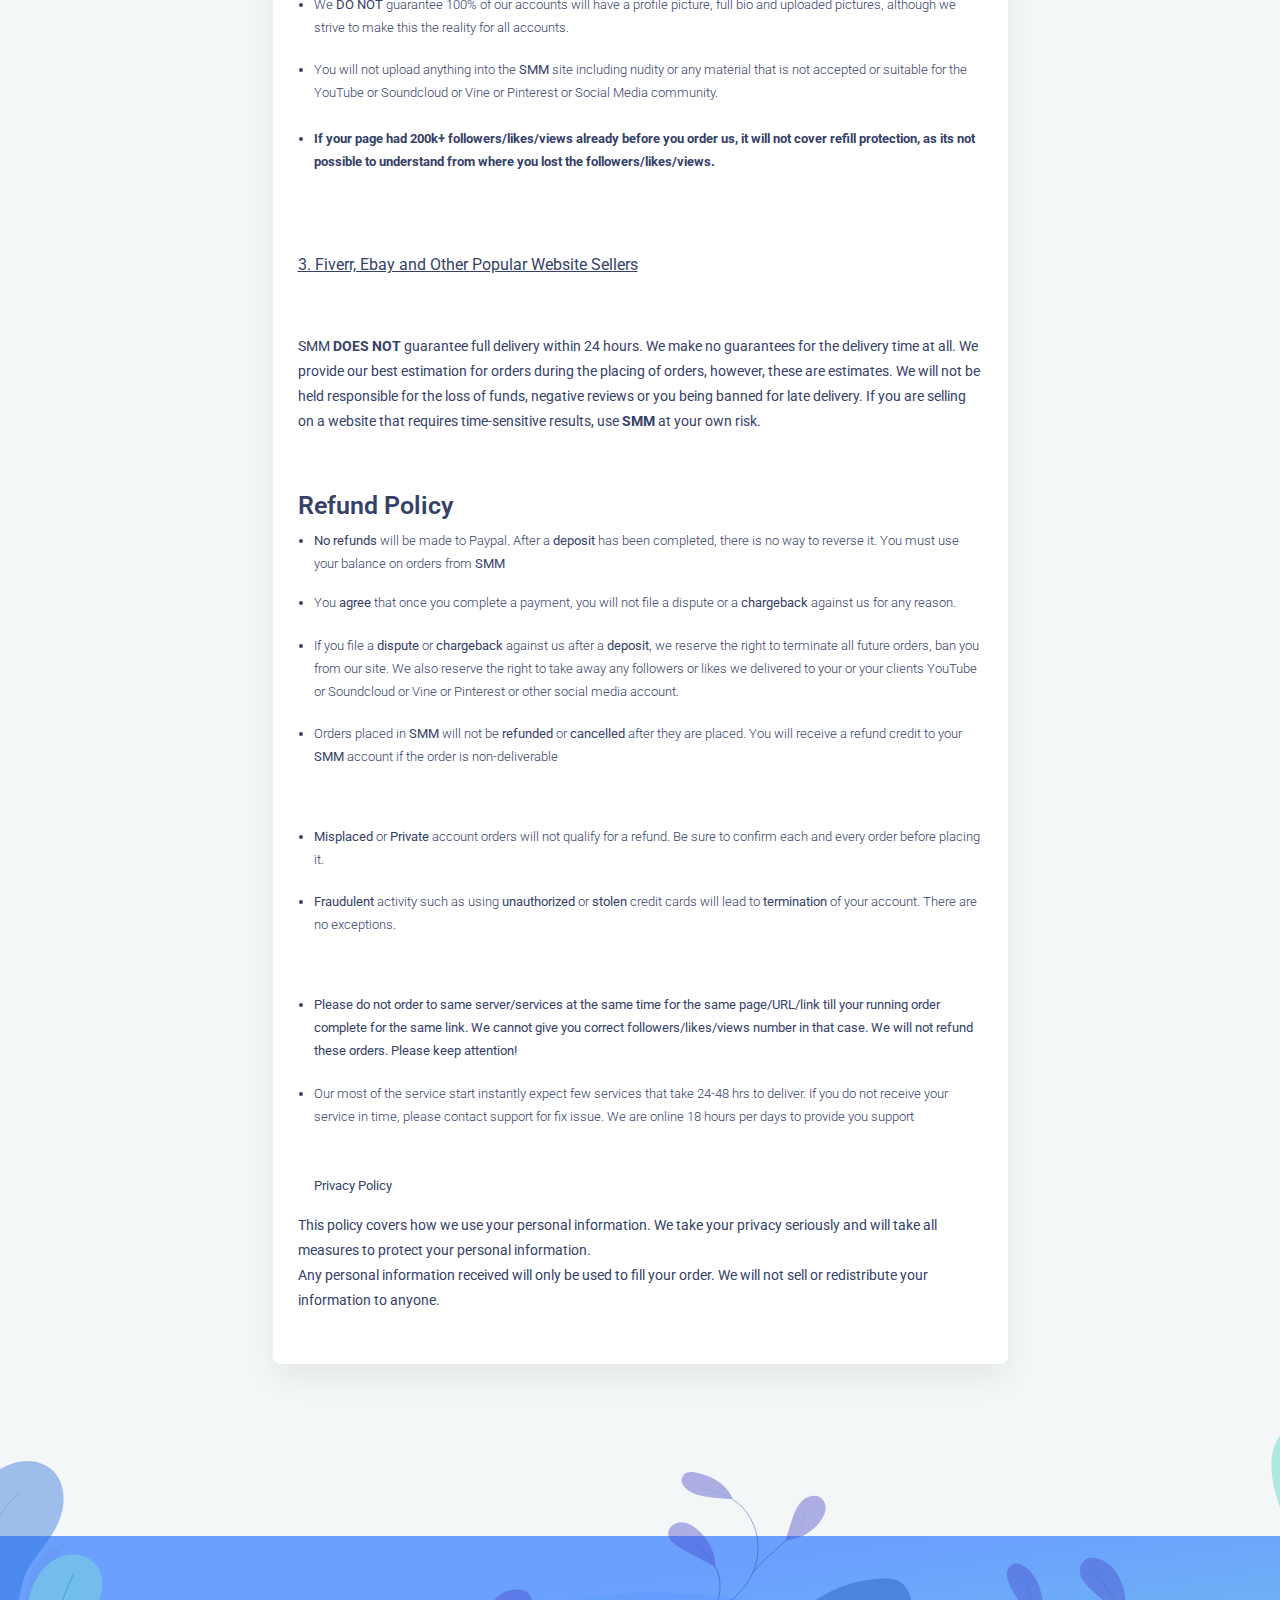
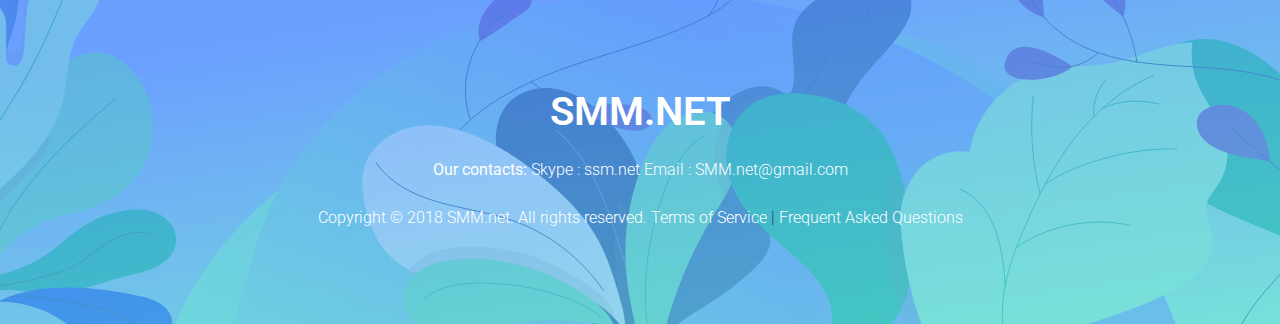
<file: terms-conditions.html>
<!DOCTYPE html>
<html lang="zxx">

<head>
  <meta charset="utf-8">
  <title>SMM.net</title>
  <!-- mobile responsive meta -->
  <meta name="viewport" content="width=device-width, initial-scale=1">
  <meta name="viewport" content="width=device-width, initial-scale=1, maximum-scale=1">

  <link rel="stylesheet" type="text/css" href="plugins/bootstrap/bootstrap.css">
  <link rel="stylesheet" type="text/css" href="plugins/fontawesome/font-awesome.min.css">
  <link rel="stylesheet" type="text/css" href="plugins/datetimepicker/datetimepicker.min.css">
  <!-- <link rel="stylesheet" href="//cdn.materialdesignicons.com/2.7.94/css/materialdesignicons.min.css"> -->
  <link rel="stylesheet" href="plugins/aos/aos.css">
  <link rel="stylesheet" href="plugins/themify-icons/themify-icons.css">
  <link rel="stylesheet" type="text/css" href="css/style.css">
</head>

<body>

  <div class="container-scroller">
  

<!-- Navbar Start -->
<nav class="main-nav navbar navbar-expand-lg fixed-top">
  <div class="container">
    <!-- Logo -->
    <a class="navbar-brand" href="index.html">
      <!-- <img src="images/logo.png" alt="logo"> -->
      SMM.net
    </a>
    <!-- Toogle Button -->
    <button class="navbar-toggler" type="button" data-toggle="collapse" data-target="#mainNav">
      <span class="ti-menu">
      </span>
    </button>
    <div class="collapse navbar-collapse nav-list" id="mainNav">
      <!-- Navigation Links -->
      <ul class="navbar-nav ml-auto">
        <li class="nav-item">
          <a class="nav-link" href="index.html">Home</a>
        </li>
        <li class="nav-item">
          <a class="nav-link" href="services.html">Service</a>
        </li>
        <li class="nav-item">
          <a class="nav-link" href="api.html">API</a>
        </li>
        <li class="nav-item">
          <a class="nav-link" href="signup.html">Sign Up</a>
        </li>
      </ul>
    </div>
  </div>
</nav>
<!-- Navbar End -->

<section class="page__header">
    <div class="container">
        <div class="row">
            <div class="col-12 text-center">
                <h1 class="page__title">No Trouble for you</h1>
                <ul class="list-inline page__breadcrumb">
                    <li class="list-inline-item">
                        <a href="index.html">Home ></a>
                    </li>
                    <li class="list-inline-item">
                        Terms & Condition
                    </li>
                </ul>
            </div>
        </div>
    </div>
</section>

<div class="container-fluid page-body-wrapper">
  <div class="main-panel">
    <div class="content-wrapper">
      <div class="row justify-content-md-center">
        <div class="col-md-8 grid-margin stretch-card">
          <div class="card">
            <div class="card-body">
              <h4 class="card-title">Terms of Service</h4>
              <p>The use of services provided by <b>SMM </b>establishes the agreement to these terms. By
                registering or using our services you <b>agree </b>that you have read and fully understood the
                following terms of Service and <b>SMM </b>will not be help liable for loss in any way for users
                who have not read the below terms of service.</p>
              <p>&nbsp;</p>
              <p><u><b>1. General </b></u></p>
              <ul class="list-p">
                <p></p>
                <li>By placing an order with <b>SMM</b>, you automatically accept all the below-listed term of
                  services whether you read them or not.</li><br>
                <li>We reserve the right to change these terms of service without notice. You are expected to read all
                  terms of service before placing every order to ensure you are up to date with any changes or any
                  future changes.</li><br>
                <li>You will only use the <b>SMM </b>website in a manner which follows all agreements made with
                  <b>Soundcloud/Vine/Pinterest/youtube/other social media</b> site on their individual Terms of Service
                  page.</li><br>
                <li><b>SMM </b>rates are subject to change at any time without notice. The terms stays in
                  effect in the case of rate changes.</li><br>
                <li><b>SMM </b>does not guarantee a delivery time for any services. We offer our best
                  estimation for when the order will be delivered. This is only an estimation and <b>SMM </b>will
                  not refund orders that are processing if you feel they are taking too long.</li><br>
                <li><b>SMM </b>tries hard to deliver exactly what is expected of us by our resellers. In this
                  case, we reserve the right to change a service type if we deem it necessary to complete an order.</li>
                <p></p>
                <p>&nbsp;</p>
                <p>Disclaimer: <b>SMM </b>will not be responsible for any damages you or your business may
                  suffer.</p>
                <p>&nbsp;</p>
                <p>Liabilities: <b>SMM </b>is in no way liable for any account suspension or picture deletion
                  done by YouTube or Soundcloud or Vine or Pinterest or Other Social Media.</p>
                <p>&nbsp;</p>
                <p><u><b>2. Service</b></u></p>
                <p>&nbsp;</p>
                <p></p>
                <li><b>SMM </b>will only be used to promote your YouTube or Soundcloud or Vine or Pinterest or
                  Social account and help boost your "Appearance" only.</li><br>
                <li>We <b>DO NOT</b> guarantee your new followers will interact with you, we simply <b>guarantee </b>you
                  to get the followers you pay for.</li><br>
                <li>We <b>DO NOT</b> guarantee 100% of our accounts will have a profile picture, full bio and uploaded
                  pictures, although we strive to make this the reality for all accounts.</li><br>
                <li>You will not upload anything into the <b>SMM </b>site including nudity or any material that
                  is not accepted or suitable for the YouTube or Soundcloud or Vine or Pinterest or Social Media
                  community.<br><br></li>
                <li><span style="font-weight: 700;">If your page had 200k+ followers/likes/views already before you
                    order us, it will not cover refill protection, as&nbsp;its&nbsp;not possible to understand from
                    where you lost the followers/likes/views.&nbsp;<br><br></span></li>
                <p></p>
                <p>&nbsp;</p>
                <p></p>
              </ul><u><b>3. Fiverr, Ebay and Other Popular Website Sellers </b></u>
              <p></p>
              <p>&nbsp;</p>
              <p>SMM <b>DOES NOT</b> guarantee full delivery within 24 hours. We make no guarantees for the
                delivery time at all. We provide our best estimation for orders during the placing of orders, however,
                these are estimates. We will not be held responsible for the loss of funds, negative reviews or you
                being banned for late delivery. If you are selling on a website that requires time-sensitive results,
                use <b>SMM </b>at your own risk.</p>
              <p>&nbsp;</p>
              <h3>Refund Policy</h3>
              <ul class="list-p">
                <li><b>No refunds</b> will be made to Paypal. After a <b>deposit </b>has been completed, there is no
                  way to reverse it. You must use your balance on orders from <b>SMM </b></li>
                <p></p>
                <li>You <b>agree </b>that once you complete a payment, you will not file a dispute or a <b>chargeback
                  </b>against us for any reason.</li><br>
                <li>If you file a <b>dispute </b>or <b>chargeback </b>against us after a <b>deposit</b>, we reserve the
                  right to terminate all future orders, ban you from our site. We also reserve the right to take away
                  any followers or likes we delivered to your or your clients YouTube or Soundcloud or Vine or
                  Pinterest or other social media account.</li><br>
                <li>Orders placed in <b>SMM </b>will not be <b>refunded </b>or <b>cancelled </b>after they are
                  placed. You will receive a refund credit to your <b>SMM </b>account if the order is
                  non-deliverable<p></p>
                  <p>&nbsp;</p>
                  <p></p>
                </li>
                <li><b>Misplaced</b> or <b>Private </b>account orders will not qualify for a refund. Be sure to confirm
                  each and every order before placing it.</li><br>
                <li><b>Fraudulent </b>activity such as using <b>unauthorized </b>or <b>stolen </b>credit cards will
                  lead to <b>termination </b>of your account. There are no exceptions.</li>
                <p></p>
                <p>&nbsp;</p>
                <p></p>
                <li><b>Please do not order to same server/services at the same time for the same page/URL/link till
                    your running order complete for the same link. We cannot give you correct followers/likes/views
                    number in that case. We will not refund these orders. Please keep attention!</b> </li><br>
                <li>Our most of the service start instantly expect few services that take 24-48 hrs to deliver. If you
                  do not receive your service in time, please contact support for fix issue. We are online 18 hours per
                  days to provide you support<br><br><br><b>Privacy Policy<br></b></li>
              </ul>
              <p>This policy covers how we use your personal information. We take your privacy seriously and will take
                all measures to protect your personal information.<br>Any personal information received will only be
                used to fill your order. We will not sell or redistribute your information to anyone.<br></p>
            </div>
          </div>
        </div>
      </div>
    </div>
  </div>
</div>

<footer class="container-fluid footer">
    <div class="row py-4 footer-bottom">
        <div class="col-12 text-center mb-3">
            <a href="#" class="footer-logo text-white">
                SMM.NET
            </a>
        </div>
        <div class="col-md-8 mx-auto text-center">
            <div class="container-fluid clearfix">
                <div class="row">
                    <div class="col-md-12">
                        <b class="text-white">Our contacts: </b>
                        <span><a href="skype:ssm.net?call"><i class="mdi mdi-skype"></i> Skype
                                :
                                ssm.net</a></span>
                        <span><a href="mailto:SMM.net@gmail.com"><i class="mdi mdi-email"></i>
                                Email :
                                SMM.net@gmail.com</a></span>
                    </div>
                </div>
                <div class="row mt-4">
                    <div class="col-md-12">
                        <span class="d-block text-center text-sm-left d-sm-inline-block text-white">Copyright © 2018 <a href="/"
                                >SMM.net</a>.
                            All rights reserved.</span>
                        <span><a href="terms-conditions.html">Terms of Service</a> | <a href="#" >Frequent
                                Asked Questions</a></span>
                    </div>
                </div>
            </div>
        </div>
    </div>
</footer>

<!-- Plugins -->
<script type="text/javascript" src="plugins/jquery/jquery.min.js"></script>
<script type="text/javascript" src="plugins/moment/moment.min.js"></script>
<script type="text/javascript" src="plugins/datetimepicker/datetimepicker.min.js"></script>
<script type="text/javascript" src="plugins/bootstrap/bootstrap.js"></script>
<script type="text/javascript" src="plugins/smooth-scroll/smooth-scroll.js"></script>
<script type="text/javascript" src="plugins/headroom/headroom.js"></script>
<script type="text/javascript" src="plugins/aos/aos.js"></script>
<script type="text/javascript" src="plugins/match-height/match-height.js"></script>
<script src='https://www.google.com/recaptcha/api.js?hl=en'></script>
<!-- Main Script -->
<script type="text/javascript" src="js/script.js"></script>
</div>
</body>
</html>
</file>
<file: plugins/themify-icons/themify-icons.css>
@font-face {
  font-family: 'themify'!important;
  src: url('fonts/themify.eot?-fvbane');
  src: url('fonts/themify.eot?#iefix-fvbane') format('embedded-opentype'),
  url('fonts/themify.woff?-fvbane') format('woff'),
  url('fonts/themify.ttf?-fvbane') format('truetype'),
  url('fonts/themify.svg?-fvbane#themify') format('svg');
  font-weight: normal;
  font-style: normal;
}

[class^="ti-"],
[class*=" ti-"] {
  font-family: 'themify';
  speak: none;
  font-style: normal;
  font-weight: normal;
  font-variant: normal;
  text-transform: none;
  line-height: 1;

  /* Better Font Rendering =========== */
  -webkit-font-smoothing: antialiased;
  -moz-osx-font-smoothing: grayscale;
}

.ti-wand:before {
  content: "\e600";
}

.ti-volume:before {
  content: "\e601";
}

.ti-user:before {
  content: "\e602";
}

.ti-unlock:before {
  content: "\e603";
}

.ti-unlink:before {
  content: "\e604";
}

.ti-trash:before {
  content: "\e605";
}

.ti-thought:before {
  content: "\e606";
}

.ti-target:before {
  content: "\e607";
}

.ti-tag:before {
  content: "\e608";
}

.ti-tablet:before {
  content: "\e609";
}

.ti-star:before {
  content: "\e60a";
}

.ti-spray:before {
  content: "\e60b";
}

.ti-signal:before {
  content: "\e60c";
}

.ti-shopping-cart:before {
  content: "\e60d";
}

.ti-shopping-cart-full:before {
  content: "\e60e";
}

.ti-settings:before {
  content: "\e60f";
}

.ti-search:before {
  content: "\e610";
}

.ti-zoom-in:before {
  content: "\e611";
}

.ti-zoom-out:before {
  content: "\e612";
}

.ti-cut:before {
  content: "\e613";
}

.ti-ruler:before {
  content: "\e614";
}

.ti-ruler-pencil:before {
  content: "\e615";
}

.ti-ruler-alt:before {
  content: "\e616";
}

.ti-bookmark:before {
  content: "\e617";
}

.ti-bookmark-alt:before {
  content: "\e618";
}

.ti-reload:before {
  content: "\e619";
}

.ti-plus:before {
  content: "\e61a";
}

.ti-pin:before {
  content: "\e61b";
}

.ti-pencil:before {
  content: "\e61c";
}

.ti-pencil-alt:before {
  content: "\e61d";
}

.ti-paint-roller:before {
  content: "\e61e";
}

.ti-paint-bucket:before {
  content: "\e61f";
}

.ti-na:before {
  content: "\e620";
}

.ti-mobile:before {
  content: "\e621";
}

.ti-minus:before {
  content: "\e622";
}

.ti-medall:before {
  content: "\e623";
}

.ti-medall-alt:before {
  content: "\e624";
}

.ti-marker:before {
  content: "\e625";
}

.ti-marker-alt:before {
  content: "\e626";
}

.ti-arrow-up:before {
  content: "\e627";
}

.ti-arrow-right:before {
  content: "\e628";
}

.ti-arrow-left:before {
  content: "\e629";
}

.ti-arrow-down:before {
  content: "\e62a";
}

.ti-lock:before {
  content: "\e62b";
}

.ti-location-arrow:before {
  content: "\e62c";
}

.ti-link:before {
  content: "\e62d";
}

.ti-layout:before {
  content: "\e62e";
}

.ti-layers:before {
  content: "\e62f";
}

.ti-layers-alt:before {
  content: "\e630";
}

.ti-key:before {
  content: "\e631";
}

.ti-import:before {
  content: "\e632";
}

.ti-image:before {
  content: "\e633";
}

.ti-heart:before {
  content: "\e634";
}

.ti-heart-broken:before {
  content: "\e635";
}

.ti-hand-stop:before {
  content: "\e636";
}

.ti-hand-open:before {
  content: "\e637";
}

.ti-hand-drag:before {
  content: "\e638";
}

.ti-folder:before {
  content: "\e639";
}

.ti-flag:before {
  content: "\e63a";
}

.ti-flag-alt:before {
  content: "\e63b";
}

.ti-flag-alt-2:before {
  content: "\e63c";
}

.ti-eye:before {
  content: "\e63d";
}

.ti-export:before {
  content: "\e63e";
}

.ti-exchange-vertical:before {
  content: "\e63f";
}

.ti-desktop:before {
  content: "\e640";
}

.ti-cup:before {
  content: "\e641";
}

.ti-crown:before {
  content: "\e642";
}

.ti-comments:before {
  content: "\e643";
}

.ti-comment:before {
  content: "\e644";
}

.ti-comment-alt:before {
  content: "\e645";
}

.ti-close:before {
  content: "\e646";
}

.ti-clip:before {
  content: "\e647";
}

.ti-angle-up:before {
  content: "\e648";
}

.ti-angle-right:before {
  content: "\e649";
}

.ti-angle-left:before {
  content: "\e64a";
}

.ti-angle-down:before {
  content: "\e64b";
}

.ti-check:before {
  content: "\e64c";
}

.ti-check-box:before {
  content: "\e64d";
}

.ti-camera:before {
  content: "\e64e";
}

.ti-announcement:before {
  content: "\e64f";
}

.ti-brush:before {
  content: "\e650";
}

.ti-briefcase:before {
  content: "\e651";
}

.ti-bolt:before {
  content: "\e652";
}

.ti-bolt-alt:before {
  content: "\e653";
}

.ti-blackboard:before {
  content: "\e654";
}

.ti-bag:before {
  content: "\e655";
}

.ti-move:before {
  content: "\e656";
}

.ti-arrows-vertical:before {
  content: "\e657";
}

.ti-arrows-horizontal:before {
  content: "\e658";
}

.ti-fullscreen:before {
  content: "\e659";
}

.ti-arrow-top-right:before {
  content: "\e65a";
}

.ti-arrow-top-left:before {
  content: "\e65b";
}

.ti-arrow-circle-up:before {
  content: "\e65c";
}

.ti-arrow-circle-right:before {
  content: "\e65d";
}

.ti-arrow-circle-left:before {
  content: "\e65e";
}

.ti-arrow-circle-down:before {
  content: "\e65f";
}

.ti-angle-double-up:before {
  content: "\e660";
}

.ti-angle-double-right:before {
  content: "\e661";
}

.ti-angle-double-left:before {
  content: "\e662";
}

.ti-angle-double-down:before {
  content: "\e663";
}

.ti-zip:before {
  content: "\e664";
}

.ti-world:before {
  content: "\e665";
}

.ti-wheelchair:before {
  content: "\e666";
}

.ti-view-list:before {
  content: "\e667";
}

.ti-view-list-alt:before {
  content: "\e668";
}

.ti-view-grid:before {
  content: "\e669";
}

.ti-uppercase:before {
  content: "\e66a";
}

.ti-upload:before {
  content: "\e66b";
}

.ti-underline:before {
  content: "\e66c";
}

.ti-truck:before {
  content: "\e66d";
}

.ti-timer:before {
  content: "\e66e";
}

.ti-ticket:before {
  content: "\e66f";
}

.ti-thumb-up:before {
  content: "\e670";
}

.ti-thumb-down:before {
  content: "\e671";
}

.ti-text:before {
  content: "\e672";
}

.ti-stats-up:before {
  content: "\e673";
}

.ti-stats-down:before {
  content: "\e674";
}

.ti-split-v:before {
  content: "\e675";
}

.ti-split-h:before {
  content: "\e676";
}

.ti-smallcap:before {
  content: "\e677";
}

.ti-shine:before {
  content: "\e678";
}

.ti-shift-right:before {
  content: "\e679";
}

.ti-shift-left:before {
  content: "\e67a";
}

.ti-shield:before {
  content: "\e67b";
}

.ti-notepad:before {
  content: "\e67c";
}

.ti-server:before {
  content: "\e67d";
}

.ti-quote-right:before {
  content: "\e67e";
}

.ti-quote-left:before {
  content: "\e67f";
}

.ti-pulse:before {
  content: "\e680";
}

.ti-printer:before {
  content: "\e681";
}

.ti-power-off:before {
  content: "\e682";
}

.ti-plug:before {
  content: "\e683";
}

.ti-pie-chart:before {
  content: "\e684";
}

.ti-paragraph:before {
  content: "\e685";
}

.ti-panel:before {
  content: "\e686";
}

.ti-package:before {
  content: "\e687";
}

.ti-music:before {
  content: "\e688";
}

.ti-music-alt:before {
  content: "\e689";
}

.ti-mouse:before {
  content: "\e68a";
}

.ti-mouse-alt:before {
  content: "\e68b";
}

.ti-money:before {
  content: "\e68c";
}

.ti-microphone:before {
  content: "\e68d";
}

.ti-menu:before {
  content: "\e68e";
}

.ti-menu-alt:before {
  content: "\e68f";
}

.ti-map:before {
  content: "\e690";
}

.ti-map-alt:before {
  content: "\e691";
}

.ti-loop:before {
  content: "\e692";
}

.ti-location-pin:before {
  content: "\e693";
}

.ti-list:before {
  content: "\e694";
}

.ti-light-bulb:before {
  content: "\e695";
}

.ti-Italic:before {
  content: "\e696";
}

.ti-info:before {
  content: "\e697";
}

.ti-infinite:before {
  content: "\e698";
}

.ti-id-badge:before {
  content: "\e699";
}

.ti-hummer:before {
  content: "\e69a";
}

.ti-home:before {
  content: "\e69b";
}

.ti-help:before {
  content: "\e69c";
}

.ti-headphone:before {
  content: "\e69d";
}

.ti-harddrives:before {
  content: "\e69e";
}

.ti-harddrive:before {
  content: "\e69f";
}

.ti-gift:before {
  content: "\e6a0";
}

.ti-game:before {
  content: "\e6a1";
}

.ti-filter:before {
  content: "\e6a2";
}

.ti-files:before {
  content: "\e6a3";
}

.ti-file:before {
  content: "\e6a4";
}

.ti-eraser:before {
  content: "\e6a5";
}

.ti-envelope:before {
  content: "\e6a6";
}

.ti-download:before {
  content: "\e6a7";
}

.ti-direction:before {
  content: "\e6a8";
}

.ti-direction-alt:before {
  content: "\e6a9";
}

.ti-dashboard:before {
  content: "\e6aa";
}

.ti-control-stop:before {
  content: "\e6ab";
}

.ti-control-shuffle:before {
  content: "\e6ac";
}

.ti-control-play:before {
  content: "\e6ad";
}

.ti-control-pause:before {
  content: "\e6ae";
}

.ti-control-forward:before {
  content: "\e6af";
}

.ti-control-backward:before {
  content: "\e6b0";
}

.ti-cloud:before {
  content: "\e6b1";
}

.ti-cloud-up:before {
  content: "\e6b2";
}

.ti-cloud-down:before {
  content: "\e6b3";
}

.ti-clipboard:before {
  content: "\e6b4";
}

.ti-car:before {
  content: "\e6b5";
}

.ti-calendar:before {
  content: "\e6b6";
}

.ti-book:before {
  content: "\e6b7";
}

.ti-bell:before {
  content: "\e6b8";
}

.ti-basketball:before {
  content: "\e6b9";
}

.ti-bar-chart:before {
  content: "\e6ba";
}

.ti-bar-chart-alt:before {
  content: "\e6bb";
}

.ti-back-right:before {
  content: "\e6bc";
}

.ti-back-left:before {
  content: "\e6bd";
}

.ti-arrows-corner:before {
  content: "\e6be";
}

.ti-archive:before {
  content: "\e6bf";
}

.ti-anchor:before {
  content: "\e6c0";
}

.ti-align-right:before {
  content: "\e6c1";
}

.ti-align-left:before {
  content: "\e6c2";
}

.ti-align-justify:before {
  content: "\e6c3";
}

.ti-align-center:before {
  content: "\e6c4";
}

.ti-alert:before {
  content: "\e6c5";
}

.ti-alarm-clock:before {
  content: "\e6c6";
}

.ti-agenda:before {
  content: "\e6c7";
}

.ti-write:before {
  content: "\e6c8";
}

.ti-window:before {
  content: "\e6c9";
}

.ti-widgetized:before {
  content: "\e6ca";
}

.ti-widget:before {
  content: "\e6cb";
}

.ti-widget-alt:before {
  content: "\e6cc";
}

.ti-wallet:before {
  content: "\e6cd";
}

.ti-video-clapper:before {
  content: "\e6ce";
}

.ti-video-camera:before {
  content: "\e6cf";
}

.ti-vector:before {
  content: "\e6d0";
}

.ti-themify-logo:before {
  content: "\e6d1";
}

.ti-themify-favicon:before {
  content: "\e6d2";
}

.ti-themify-favicon-alt:before {
  content: "\e6d3";
}

.ti-support:before {
  content: "\e6d4";
}

.ti-stamp:before {
  content: "\e6d5";
}

.ti-split-v-alt:before {
  content: "\e6d6";
}

.ti-slice:before {
  content: "\e6d7";
}

.ti-shortcode:before {
  content: "\e6d8";
}

.ti-shift-right-alt:before {
  content: "\e6d9";
}

.ti-shift-left-alt:before {
  content: "\e6da";
}

.ti-ruler-alt-2:before {
  content: "\e6db";
}

.ti-receipt:before {
  content: "\e6dc";
}

.ti-pin2:before {
  content: "\e6dd";
}

.ti-pin-alt:before {
  content: "\e6de";
}

.ti-pencil-alt2:before {
  content: "\e6df";
}

.ti-palette:before {
  content: "\e6e0";
}

.ti-more:before {
  content: "\e6e1";
}

.ti-more-alt:before {
  content: "\e6e2";
}

.ti-microphone-alt:before {
  content: "\e6e3";
}

.ti-magnet:before {
  content: "\e6e4";
}

.ti-line-double:before {
  content: "\e6e5";
}

.ti-line-dotted:before {
  content: "\e6e6";
}

.ti-line-dashed:before {
  content: "\e6e7";
}

.ti-layout-width-full:before {
  content: "\e6e8";
}

.ti-layout-width-default:before {
  content: "\e6e9";
}

.ti-layout-width-default-alt:before {
  content: "\e6ea";
}

.ti-layout-tab:before {
  content: "\e6eb";
}

.ti-layout-tab-window:before {
  content: "\e6ec";
}

.ti-layout-tab-v:before {
  content: "\e6ed";
}

.ti-layout-tab-min:before {
  content: "\e6ee";
}

.ti-layout-slider:before {
  content: "\e6ef";
}

.ti-layout-slider-alt:before {
  content: "\e6f0";
}

.ti-layout-sidebar-right:before {
  content: "\e6f1";
}

.ti-layout-sidebar-none:before {
  content: "\e6f2";
}

.ti-layout-sidebar-left:before {
  content: "\e6f3";
}

.ti-layout-placeholder:before {
  content: "\e6f4";
}

.ti-layout-menu:before {
  content: "\e6f5";
}

.ti-layout-menu-v:before {
  content: "\e6f6";
}

.ti-layout-menu-separated:before {
  content: "\e6f7";
}

.ti-layout-menu-full:before {
  content: "\e6f8";
}

.ti-layout-media-right-alt:before {
  content: "\e6f9";
}

.ti-layout-media-right:before {
  content: "\e6fa";
}

.ti-layout-media-overlay:before {
  content: "\e6fb";
}

.ti-layout-media-overlay-alt:before {
  content: "\e6fc";
}

.ti-layout-media-overlay-alt-2:before {
  content: "\e6fd";
}

.ti-layout-media-left-alt:before {
  content: "\e6fe";
}

.ti-layout-media-left:before {
  content: "\e6ff";
}

.ti-layout-media-center-alt:before {
  content: "\e700";
}

.ti-layout-media-center:before {
  content: "\e701";
}

.ti-layout-list-thumb:before {
  content: "\e702";
}

.ti-layout-list-thumb-alt:before {
  content: "\e703";
}

.ti-layout-list-post:before {
  content: "\e704";
}

.ti-layout-list-large-image:before {
  content: "\e705";
}

.ti-layout-line-solid:before {
  content: "\e706";
}

.ti-layout-grid4:before {
  content: "\e707";
}

.ti-layout-grid3:before {
  content: "\e708";
}

.ti-layout-grid2:before {
  content: "\e709";
}

.ti-layout-grid2-thumb:before {
  content: "\e70a";
}

.ti-layout-cta-right:before {
  content: "\e70b";
}

.ti-layout-cta-left:before {
  content: "\e70c";
}

.ti-layout-cta-center:before {
  content: "\e70d";
}

.ti-layout-cta-btn-right:before {
  content: "\e70e";
}

.ti-layout-cta-btn-left:before {
  content: "\e70f";
}

.ti-layout-column4:before {
  content: "\e710";
}

.ti-layout-column3:before {
  content: "\e711";
}

.ti-layout-column2:before {
  content: "\e712";
}

.ti-layout-accordion-separated:before {
  content: "\e713";
}

.ti-layout-accordion-merged:before {
  content: "\e714";
}

.ti-layout-accordion-list:before {
  content: "\e715";
}

.ti-ink-pen:before {
  content: "\e716";
}

.ti-info-alt:before {
  content: "\e717";
}

.ti-help-alt:before {
  content: "\e718";
}

.ti-headphone-alt:before {
  content: "\e719";
}

.ti-hand-point-up:before {
  content: "\e71a";
}

.ti-hand-point-right:before {
  content: "\e71b";
}

.ti-hand-point-left:before {
  content: "\e71c";
}

.ti-hand-point-down:before {
  content: "\e71d";
}

.ti-gallery:before {
  content: "\e71e";
}

.ti-face-smile:before {
  content: "\e71f";
}

.ti-face-sad:before {
  content: "\e720";
}

.ti-credit-card:before {
  content: "\e721";
}

.ti-control-skip-forward:before {
  content: "\e722";
}

.ti-control-skip-backward:before {
  content: "\e723";
}

.ti-control-record:before {
  content: "\e724";
}

.ti-control-eject:before {
  content: "\e725";
}

.ti-comments-smiley:before {
  content: "\e726";
}

.ti-brush-alt:before {
  content: "\e727";
}

.ti-youtube:before {
  content: "\e728";
}

.ti-vimeo:before {
  content: "\e729";
}

.ti-twitter:before {
  content: "\e72a";
}

.ti-time:before {
  content: "\e72b";
}

.ti-tumblr:before {
  content: "\e72c";
}

.ti-skype:before {
  content: "\e72d";
}

.ti-share:before {
  content: "\e72e";
}

.ti-share-alt:before {
  content: "\e72f";
}

.ti-rocket:before {
  content: "\e730";
}

.ti-pinterest:before {
  content: "\e731";
}

.ti-new-window:before {
  content: "\e732";
}

.ti-microsoft:before {
  content: "\e733";
}

.ti-list-ol:before {
  content: "\e734";
}

.ti-linkedin:before {
  content: "\e735";
}

.ti-layout-sidebar-2:before {
  content: "\e736";
}

.ti-layout-grid4-alt:before {
  content: "\e737";
}

.ti-layout-grid3-alt:before {
  content: "\e738";
}

.ti-layout-grid2-alt:before {
  content: "\e739";
}

.ti-layout-column4-alt:before {
  content: "\e73a";
}

.ti-layout-column3-alt:before {
  content: "\e73b";
}

.ti-layout-column2-alt:before {
  content: "\e73c";
}

.ti-instagram:before {
  content: "\e73d";
}

.ti-google:before {
  content: "\e73e";
}

.ti-github:before {
  content: "\e73f";
}

.ti-flickr:before {
  content: "\e740";
}

.ti-facebook:before {
  content: "\e741";
}

.ti-dropbox:before {
  content: "\e742";
}

.ti-dribbble:before {
  content: "\e743";
}

.ti-apple:before {
  content: "\e744";
}

.ti-android:before {
  content: "\e745";
}

.ti-save:before {
  content: "\e746";
}

.ti-save-alt:before {
  content: "\e747";
}

.ti-yahoo:before {
  content: "\e748";
}

.ti-wordpress:before {
  content: "\e749";
}

.ti-vimeo-alt:before {
  content: "\e74a";
}

.ti-twitter-alt:before {
  content: "\e74b";
}

.ti-tumblr-alt:before {
  content: "\e74c";
}

.ti-trello:before {
  content: "\e74d";
}

.ti-stack-overflow:before {
  content: "\e74e";
}

.ti-soundcloud:before {
  content: "\e74f";
}

.ti-sharethis:before {
  content: "\e750";
}

.ti-sharethis-alt:before {
  content: "\e751";
}

.ti-reddit:before {
  content: "\e752";
}

.ti-pinterest-alt:before {
  content: "\e753";
}

.ti-microsoft-alt:before {
  content: "\e754";
}

.ti-linux:before {
  content: "\e755";
}

.ti-jsfiddle:before {
  content: "\e756";
}

.ti-joomla:before {
  content: "\e757";
}

.ti-html5:before {
  content: "\e758";
}

.ti-flickr-alt:before {
  content: "\e759";
}

.ti-email:before {
  content: "\e75a";
}

.ti-drupal:before {
  content: "\e75b";
}

.ti-dropbox-alt:before {
  content: "\e75c";
}

.ti-css3:before {
  content: "\e75d";
}

.ti-rss:before {
  content: "\e75e";
}

.ti-rss-alt:before {
  content: "\e75f";
}
</file>
<file: css/style.css>
@charset "UTF-8";
/*!------------------------------------------------------------------
[MAIN STYLESHEET]

PROJECT:	Project Name
VERSION:	Versoin Number
-------------------------------------------------------------------*/
/*------------------------------------------------------------------
[TABLE OF CONTENTS]
-------------------------------------------------------------------*/
@import url("https://fonts.googleapis.com/css?family=Roboto:400,500,700");
.ps {
  overflow: hidden !important;
  overflow-anchor: none;
  -ms-overflow-style: none;
  touch-action: auto;
  -ms-touch-action: auto;
}

.ps__rail-x {
  height: 15px;
  bottom: 0;
}

.ps__rail-x,
.ps__rail-y {
  display: none;
  opacity: 0;
  transition: background-color .2s linear, opacity .2s linear;
  transition: background-color .2s linear, opacity .2s linear;
  position: absolute;
}

.ps__rail-y {
  width: 15px;
  right: 0;
}

.ps--active-x > .ps__rail-x,
.ps--active-y > .ps__rail-y {
  display: block;
  background-color: transparent;
}

.ps--focus > .ps__rail-x,
.ps--focus > .ps__rail-y,
.ps--scrolling-x > .ps__rail-x,
.ps--scrolling-y > .ps__rail-y,
.ps:hover > .ps__rail-x,
.ps:hover > .ps__rail-y {
  opacity: .6;
}

.ps__rail-x:focus,
.ps__rail-x:hover,
.ps__rail-y:focus,
.ps__rail-y:hover {
  background-color: #eee;
  opacity: .9;
}

.ps__thumb-x {
  transition: background-color .2s linear, height .2s ease-in-out;
  transition: background-color .2s linear, height .2s ease-in-out;
  height: 6px;
  bottom: 2px;
}

.ps__thumb-x,
.ps__thumb-y {
  background-color: #aaa;
  border-radius: 6px;
  position: absolute;
}

.ps__thumb-y {
  transition: background-color .2s linear, width .2s ease-in-out;
  transition: background-color .2s linear, width .2s ease-in-out;
  width: 6px;
  right: 2px;
}

.ps__rail-x:focus > .ps__thumb-x,
.ps__rail-x:hover > .ps__thumb-x {
  background-color: #999;
  height: 11px;
}

.ps__rail-y:focus > .ps__thumb-y,
.ps__rail-y:hover > .ps__thumb-y {
  background-color: #999;
  width: 11px;
}

@supports (-ms-overflow-style: none) {
  .ps {
    overflow: auto !important;
  }
}

@media (-ms-high-contrast: none), screen and (-ms-high-contrast: active) {
  .ps {
    overflow: auto !important;
  }
}

/*!
 * FullCalendar v3.8.0
 * Docs & License: https://fullcalendar.io/
 * (c) 2017 Adam Shaw
 */
.fc button,
.fc table,
body .fc {
  font-size: 1em;
}

.fc-bg,
.fc-row .fc-bgevent-skeleton,
.fc-row .fc-highlight-skeleton {
  bottom: 0;
}

.fc-icon,
.fc-unselectable {
  touch-callout: none;
  -khtml-user-select: none;
}

.fc {
  direction: ltr;
  text-align: left;
}

.fc-rtl {
  text-align: right;
}

.fc-basic-view td.fc-week-number,
.fc-icon,
.fc-toolbar,
.fc th {
  text-align: center;
}

.fc-highlight {
  background: #bce8f1;
  opacity: .3;
}

.fc-bgevent {
  background: #8fdf82;
  opacity: .3;
}

.fc-nonbusiness {
  background: #d7d7d7;
}

.fc button {
  box-sizing: border-box;
  box-sizing: border-box;
  margin: 0;
  height: 2.1em;
  padding: 0 .6em;
  white-space: nowrap;
  cursor: pointer;
}

.fc button::-moz-focus-inner {
  margin: 0;
  padding: 0;
}

.fc-state-default {
  border: 1px solid;
  background-color: #f5f5f5;
  background-image: gradient(linear, left top, left bottom, from(#fff), to(#e6e6e6));
  background-image: linear-gradient(180deg, #fff, #e6e6e6);
  background-repeat: repeat-x;
  border-color: #e6e6e6 #e6e6e6 #bfbfbf;
  border-color: rgba(0, 0, 0, 0.1) rgba(0, 0, 0, 0.1) rgba(0, 0, 0, 0.25);
  color: #333;
  text-shadow: 0 1px 1px rgba(255, 255, 255, 0.75);
  box-shadow: inset 0 1px 0 rgba(255, 255, 255, 0.2), 0 1px 2px rgba(0, 0, 0, 0.05);
  box-shadow: inset 0 1px 0 rgba(255, 255, 255, 0.2), 0 1px 2px rgba(0, 0, 0, 0.05);
}

.fc-state-default.fc-corner-left {
  border-top-left-radius: 4px;
  border-bottom-left-radius: 4px;
}

.fc-state-default.fc-corner-right {
  border-top-right-radius: 4px;
  border-bottom-right-radius: 4px;
}

.fc button .fc-icon {
  position: relative;
  top: -.05em;
  margin: 0 .2em;
  vertical-align: middle;
}

.fc-state-active,
.fc-state-disabled,
.fc-state-down,
.fc-state-hover {
  color: #333;
  background-color: #e6e6e6;
}

.fc-state-hover {
  color: #333;
  text-decoration: none;
  background-position: 0 -15px;
  transition: background-position .1s linear;
  transition: background-position .1s linear;
}

.fc-state-active,
.fc-state-down {
  background-color: #ccc;
  background-image: none;
  box-shadow: inset 0 2px 4px rgba(0, 0, 0, 0.15), 0 1px 2px rgba(0, 0, 0, 0.05);
  box-shadow: inset 0 2px 4px rgba(0, 0, 0, 0.15), 0 1px 2px rgba(0, 0, 0, 0.05);
}

.fc-state-disabled {
  cursor: default;
  background-image: none;
  opacity: .65;
  box-shadow: none;
  box-shadow: none;
}

.fc-event.fc-draggable,
.fc-event[href],
.fc-popover .fc-header .fc-close,
a[data-goto] {
  cursor: pointer;
}

.fc-button-group {
  display: inline-block;
}

.fc .fc-button-group > * {
  float: left;
  margin: 0 0 0 -1px;
}

.fc .fc-button-group > :first-child {
  margin-left: 0;
}

.fc-popover {
  position: absolute;
  box-shadow: 0 2px 6px rgba(0, 0, 0, 0.15);
  box-shadow: 0 2px 6px rgba(0, 0, 0, 0.15);
}

.fc-popover .fc-header {
  padding: 2px 4px;
}

.fc-popover .fc-header .fc-title {
  margin: 0 2px;
}

.fc-ltr .fc-popover .fc-header .fc-title,
.fc-rtl .fc-popover .fc-header .fc-close {
  float: left;
}

.fc-ltr .fc-popover .fc-header .fc-close,
.fc-rtl .fc-popover .fc-header .fc-title {
  float: right;
}

.fc-divider {
  border-style: solid;
  border-width: 1px;
}

hr.fc-divider {
  height: 0;
  margin: 0;
  padding: 0 0 2px;
  border-width: 1px 0;
}

.fc-bg table,
.fc-row .fc-bgevent-skeleton table,
.fc-row .fc-highlight-skeleton table {
  height: 100%;
}

.fc-clear {
  clear: both;
}

.fc-bg,
.fc-bgevent-skeleton,
.fc-helper-skeleton,
.fc-highlight-skeleton {
  position: absolute;
  top: 0;
  left: 0;
  right: 0;
}

.fc table {
  width: 100%;
  box-sizing: border-box;
  box-sizing: border-box;
  table-layout: fixed;
  border-collapse: collapse;
  border-spacing: 0;
}

.fc td,
.fc th {
  border-style: solid;
  border-width: 1px;
  padding: 0;
  vertical-align: top;
}

.fc td.fc-today {
  border-style: double;
}

a[data-goto]:hover {
  text-decoration: underline;
}

.fc .fc-row {
  border-style: solid;
  border-width: 0;
}

.fc-row table {
  border-left: 0 hidden transparent;
  border-right: 0 hidden transparent;
  border-bottom: 0 hidden transparent;
}

.fc-row:first-child table {
  border-top: 0 hidden transparent;
}

.fc-row {
  position: relative;
}

.fc-row .fc-bg {
  z-index: 1;
}

.fc-row .fc-bgevent-skeleton td,
.fc-row .fc-highlight-skeleton td {
  border-color: transparent;
}

.fc-row .fc-bgevent-skeleton {
  z-index: 2;
}

.fc-row .fc-highlight-skeleton {
  z-index: 3;
}

.fc-row .fc-content-skeleton {
  position: relative;
  z-index: 4;
  padding-bottom: 2px;
}

.fc-row .fc-helper-skeleton {
  z-index: 5;
}

.fc .fc-row .fc-content-skeleton table,
.fc .fc-row .fc-content-skeleton td,
.fc .fc-row .fc-helper-skeleton td {
  background: 0 0;
  border-color: transparent;
}

.fc-row .fc-content-skeleton td,
.fc-row .fc-helper-skeleton td {
  border-bottom: 0;
}

.fc-row .fc-content-skeleton tbody td,
.fc-row .fc-helper-skeleton tbody td {
  border-top: 0;
}

.fc-scroller {
  overflow-scrolling: touch;
}

.fc-icon,
.fc-row.fc-rigid,
.fc-time-grid-event {
  overflow: hidden;
}

.fc-scroller > .fc-day-grid,
.fc-scroller > .fc-time-grid {
  position: relative;
  width: 100%;
}

.fc-event {
  position: relative;
  display: block;
  font-size: .85em;
  line-height: 1.3;
  border-radius: 3px;
  border: 1px solid #3a87ad;
}

.fc-event,
.fc-event-dot {
  background-color: #3a87ad;
}

.fc-event,
.fc-event:hover {
  color: #fff;
  text-decoration: none;
}

.fc-not-allowed,
.fc-not-allowed .fc-event {
  cursor: not-allowed;
}

.fc-event .fc-bg {
  z-index: 1;
  background: #fff;
  opacity: .25;
}

.fc-event .fc-content {
  position: relative;
  z-index: 2;
}

.fc-event .fc-resizer {
  position: absolute;
  z-index: 4;
  display: none;
}

.fc-event.fc-allow-mouse-resize .fc-resizer,
.fc-event.fc-selected .fc-resizer {
  display: block;
}

.fc-event.fc-selected .fc-resizer:before {
  content: "";
  position: absolute;
  z-index: 9999;
  top: 50%;
  left: 50%;
  width: 40px;
  height: 40px;
  margin-left: -20px;
  margin-top: -20px;
}

.fc-event.fc-selected {
  z-index: 9999 !important;
  box-shadow: 0 2px 5px rgba(0, 0, 0, 0.2);
  box-shadow: 0 2px 5px rgba(0, 0, 0, 0.2);
}

.fc-event.fc-selected.fc-dragging {
  box-shadow: 0 2px 7px rgba(0, 0, 0, 0.3);
  box-shadow: 0 2px 7px rgba(0, 0, 0, 0.3);
}

.fc-h-event.fc-selected:before {
  content: "";
  position: absolute;
  z-index: 3;
  top: -10px;
  bottom: -10px;
  left: 0;
  right: 0;
}

.fc-ltr .fc-h-event.fc-not-start,
.fc-rtl .fc-h-event.fc-not-end {
  margin-left: 0;
  border-left-width: 0;
  padding-left: 1px;
  border-top-left-radius: 0;
  border-bottom-left-radius: 0;
}

.fc-ltr .fc-h-event.fc-not-end,
.fc-rtl .fc-h-event.fc-not-start {
  margin-right: 0;
  border-right-width: 0;
  padding-right: 1px;
  border-top-right-radius: 0;
  border-bottom-right-radius: 0;
}

.fc-ltr .fc-h-event .fc-start-resizer,
.fc-rtl .fc-h-event .fc-end-resizer {
  cursor: w-resize;
  left: -1px;
}

.fc-ltr .fc-h-event .fc-end-resizer,
.fc-rtl .fc-h-event .fc-start-resizer {
  cursor: e-resize;
  right: -1px;
}

.fc-h-event.fc-allow-mouse-resize .fc-resizer {
  width: 7px;
  top: -1px;
  bottom: -1px;
}

.fc-h-event.fc-selected .fc-resizer {
  border-radius: 4px;
  border-width: 1px;
  width: 6px;
  height: 6px;
  border-style: solid;
  border-color: inherit;
  background: #fff;
  top: 50%;
  margin-top: -4px;
}

.fc-ltr .fc-h-event.fc-selected .fc-start-resizer,
.fc-rtl .fc-h-event.fc-selected .fc-end-resizer {
  margin-left: -4px;
}

.fc-ltr .fc-h-event.fc-selected .fc-end-resizer,
.fc-rtl .fc-h-event.fc-selected .fc-start-resizer {
  margin-right: -4px;
}

.fc-day-grid-event {
  margin: 1px 2px 0;
  padding: 0 1px;
}

tr:first-child > td > .fc-day-grid-event {
  margin-top: 2px;
}

.fc-day-grid-event.fc-selected:after {
  content: "";
  position: absolute;
  z-index: 1;
  top: -1px;
  right: -1px;
  bottom: -1px;
  left: -1px;
  background: #000;
  opacity: .25;
}

.fc-day-grid-event .fc-content {
  white-space: nowrap;
  overflow: hidden;
}

.fc-day-grid-event .fc-time {
  font-weight: 700;
}

.fc-ltr .fc-day-grid-event.fc-allow-mouse-resize .fc-start-resizer,
.fc-rtl .fc-day-grid-event.fc-allow-mouse-resize .fc-end-resizer {
  margin-left: -2px;
}

.fc-ltr .fc-day-grid-event.fc-allow-mouse-resize .fc-end-resizer,
.fc-rtl .fc-day-grid-event.fc-allow-mouse-resize .fc-start-resizer {
  margin-right: -2px;
}

a.fc-more {
  margin: 1px 3px;
  font-size: .85em;
  cursor: pointer;
  text-decoration: none;
}

a.fc-more:hover {
  text-decoration: underline;
}

.fc.fc-bootstrap3 a,
.ui-widget .fc-event {
  text-decoration: none;
}

.fc-limited {
  display: none;
}

.fc-icon,
.fc-toolbar .fc-center {
  display: inline-block;
}

.fc-day-grid .fc-row {
  z-index: 1;
}

.fc-more-popover {
  z-index: 2;
  width: 220px;
}

.fc-more-popover .fc-event-container {
  padding: 10px;
}

.fc-now-indicator {
  position: absolute;
  border: 0 solid red;
}

.fc-icon:after,
.fc-toolbar button {
  position: relative;
}

.fc-unselectable {
  -webkit-user-select: none;
          user-select: none;
  -moz-user-select: none;
  -ms-user-select: none;
  user-select: none;
  tap-highlight-color: transparent;
}

.fc-unthemed .fc-content,
.fc-unthemed .fc-divider,
.fc-unthemed .fc-list-heading td,
.fc-unthemed .fc-list-view,
.fc-unthemed .fc-popover,
.fc-unthemed .fc-row,
.fc-unthemed tbody,
.fc-unthemed td,
.fc-unthemed th,
.fc-unthemed thead {
  border-color: #ddd;
}

.fc-unthemed .fc-popover {
  background-color: #fff;
  border-width: 1px;
  border-style: solid;
}

.fc-unthemed .fc-divider,
.fc-unthemed .fc-list-heading td,
.fc-unthemed .fc-popover .fc-header {
  background: #eee;
}

.fc-unthemed td.fc-today {
  background: #fcf8e3;
}

.fc-unthemed .fc-disabled-day {
  background: #d7d7d7;
  opacity: .3;
}

.fc-icon {
  height: 1em;
  line-height: 1em;
  font-size: 1em;
  font-family: Courier New, Courier, monospace;
  -webkit-user-select: none;
          user-select: none;
  -moz-user-select: none;
  -ms-user-select: none;
  user-select: none;
}

.fc-icon-left-single-arrow:after {
  content: "\2039";
  font-weight: 700;
  font-size: 200%;
  top: -7%;
}

.fc-icon-right-single-arrow:after {
  content: "\203A";
  font-weight: 700;
  font-size: 200%;
  top: -7%;
}

.fc-icon-left-double-arrow:after {
  content: "\AB";
  font-size: 160%;
  top: -7%;
}

.fc-icon-right-double-arrow:after {
  content: "\BB";
  font-size: 160%;
  top: -7%;
}

.fc-icon-left-triangle:after {
  content: "\25C4";
  font-size: 125%;
  top: 3%;
}

.fc-icon-right-triangle:after {
  content: "\25BA";
  font-size: 125%;
  top: 3%;
}

.fc-icon-down-triangle:after {
  content: "\25BC";
  font-size: 125%;
  top: 2%;
}

.fc-icon-x:after {
  content: "\D7";
  font-size: 200%;
  top: 6%;
}

.fc-unthemed .fc-popover .fc-header .fc-close {
  color: #666;
  font-size: .9em;
  margin-top: 2px;
}

.fc-unthemed .fc-list-item:hover td {
  background-color: #f5f5f5;
}

.ui-widget .fc-disabled-day {
  background-image: none;
}

.fc-bootstrap3 .fc-time-grid .fc-slats table,
.fc-time-grid .fc-slats .ui-widget-content {
  background: 0 0;
}

.fc-popover > .ui-widget-header + .ui-widget-content {
  border-top: 0;
}

.ui-widget .fc-event {
  color: #fff;
  font-weight: 400;
}

.ui-widget td.fc-axis {
  font-weight: 400;
}

.fc.fc-bootstrap3 a[data-goto]:hover {
  text-decoration: underline;
}

.fc-bootstrap3 hr.fc-divider {
  border-color: inherit;
}

.fc-bootstrap3 .fc-today.alert {
  border-radius: 0;
}

.fc-bootstrap3 .fc-popover .panel-body {
  padding: 0;
}

.fc-toolbar.fc-header-toolbar {
  margin-bottom: 1em;
}

.fc-toolbar.fc-footer-toolbar {
  margin-top: 1em;
}

.fc-toolbar .fc-left {
  float: left;
}

.fc-toolbar .fc-right {
  float: right;
}

.fc .fc-toolbar > * > * {
  float: left;
  margin-left: .75em;
}

.fc .fc-toolbar > * > :first-child {
  margin-left: 0;
}

.fc-toolbar h2 {
  margin: 0;
}

.fc-toolbar .fc-state-hover,
.fc-toolbar .ui-state-hover {
  z-index: 2;
}

.fc-toolbar .fc-state-down {
  z-index: 3;
}

.fc-toolbar .fc-state-active,
.fc-toolbar .ui-state-active {
  z-index: 4;
}

.fc-toolbar button:focus {
  z-index: 5;
}

.fc-view-container *,
.fc-view-container :after,
.fc-view-container :before {
  box-sizing: content-box;
  box-sizing: content-box;
}

.fc-view,
.fc-view > table {
  position: relative;
  z-index: 1;
}

.fc-basicDay-view .fc-content-skeleton,
.fc-basicWeek-view .fc-content-skeleton {
  padding-bottom: 1em;
}

.fc-basic-view .fc-body .fc-row {
  min-height: 4em;
}

.fc-row.fc-rigid .fc-content-skeleton {
  position: absolute;
  top: 0;
  left: 0;
  right: 0;
}

.fc-day-top.fc-other-month {
  opacity: .3;
}

.fc-basic-view .fc-day-number,
.fc-basic-view .fc-week-number {
  padding: 2px;
}

.fc-basic-view th.fc-day-number,
.fc-basic-view th.fc-week-number {
  padding: 0 2px;
}

.fc-ltr .fc-basic-view .fc-day-top .fc-day-number {
  float: right;
}

.fc-rtl .fc-basic-view .fc-day-top .fc-day-number {
  float: left;
}

.fc-ltr .fc-basic-view .fc-day-top .fc-week-number {
  float: left;
  border-radius: 0 0 3px;
}

.fc-rtl .fc-basic-view .fc-day-top .fc-week-number {
  float: right;
  border-radius: 0 0 0 3px;
}

.fc-basic-view .fc-day-top .fc-week-number {
  min-width: 1.5em;
  text-align: center;
  background-color: #f2f2f2;
  color: grey;
}

.fc-basic-view td.fc-week-number > * {
  display: inline-block;
  min-width: 1.25em;
}

.fc-agenda-view .fc-day-grid {
  position: relative;
  z-index: 2;
}

.fc-agenda-view .fc-day-grid .fc-row {
  min-height: 3em;
}

.fc-agenda-view .fc-day-grid .fc-row .fc-content-skeleton {
  padding-bottom: 1em;
}

.fc .fc-axis {
  vertical-align: middle;
  padding: 0 4px;
  white-space: nowrap;
}

.fc-ltr .fc-axis {
  text-align: right;
}

.fc-rtl .fc-axis {
  text-align: left;
}

.fc-time-grid,
.fc-time-grid-container {
  position: relative;
  z-index: 1;
}

.fc-time-grid {
  min-height: 100%;
}

.fc-time-grid table {
  border: 0 hidden transparent;
}

.fc-time-grid > .fc-bg {
  z-index: 1;
}

.fc-time-grid .fc-slats,
.fc-time-grid > hr {
  position: relative;
  z-index: 2;
}

.fc-time-grid .fc-content-col {
  position: relative;
}

.fc-time-grid .fc-content-skeleton {
  position: absolute;
  z-index: 3;
  top: 0;
  left: 0;
  right: 0;
}

.fc-time-grid .fc-business-container {
  position: relative;
  z-index: 1;
}

.fc-time-grid .fc-bgevent-container {
  position: relative;
  z-index: 2;
}

.fc-time-grid .fc-highlight-container {
  z-index: 3;
  position: relative;
}

.fc-time-grid .fc-event-container {
  position: relative;
  z-index: 4;
}

.fc-time-grid .fc-now-indicator-line {
  z-index: 5;
}

.fc-time-grid .fc-helper-container {
  position: relative;
  z-index: 6;
}

.fc-time-grid .fc-slats td {
  height: 1.5em;
  border-bottom: 0;
}

.fc-time-grid .fc-slats .fc-minor td {
  border-top-style: dotted;
}

.fc-time-grid .fc-highlight {
  position: absolute;
  left: 0;
  right: 0;
}

.fc-ltr .fc-time-grid .fc-event-container {
  margin: 0 2.5% 0 2px;
}

.fc-rtl .fc-time-grid .fc-event-container {
  margin: 0 2px 0 2.5%;
}

.fc-time-grid .fc-bgevent,
.fc-time-grid .fc-event {
  position: absolute;
  z-index: 1;
}

.fc-time-grid .fc-bgevent {
  left: 0;
  right: 0;
}

.fc-v-event.fc-not-start {
  border-top-width: 0;
  padding-top: 1px;
  border-top-left-radius: 0;
  border-top-right-radius: 0;
}

.fc-v-event.fc-not-end {
  border-bottom-width: 0;
  padding-bottom: 1px;
  border-bottom-left-radius: 0;
  border-bottom-right-radius: 0;
}

.fc-time-grid-event.fc-selected {
  overflow: visible;
}

.fc-time-grid-event.fc-selected .fc-bg {
  display: none;
}

.fc-time-grid-event .fc-content {
  overflow: hidden;
}

.fc-time-grid-event .fc-time,
.fc-time-grid-event .fc-title {
  padding: 0 1px;
}

.fc-time-grid-event .fc-time {
  font-size: .85em;
  white-space: nowrap;
}

.fc-time-grid-event.fc-short .fc-content {
  white-space: nowrap;
}

.fc-time-grid-event.fc-short .fc-time,
.fc-time-grid-event.fc-short .fc-title {
  display: inline-block;
  vertical-align: top;
}

.fc-time-grid-event.fc-short .fc-time span {
  display: none;
}

.fc-time-grid-event.fc-short .fc-time:before {
  content: attr(data-start);
}

.fc-time-grid-event.fc-short .fc-time:after {
  content: "\A0-\A0";
}

.fc-time-grid-event.fc-short .fc-title {
  font-size: .85em;
  padding: 0;
}

.fc-time-grid-event.fc-allow-mouse-resize .fc-resizer {
  left: 0;
  right: 0;
  bottom: 0;
  height: 8px;
  overflow: hidden;
  line-height: 8px;
  font-size: 11px;
  font-family: monospace;
  text-align: center;
  cursor: s-resize;
}

.fc-time-grid-event.fc-allow-mouse-resize .fc-resizer:after {
  content: "=";
}

.fc-time-grid-event.fc-selected .fc-resizer {
  border-radius: 5px;
  border-width: 1px;
  width: 8px;
  height: 8px;
  border-style: solid;
  border-color: inherit;
  background: #fff;
  left: 50%;
  margin-left: -5px;
  bottom: -5px;
}

.fc-time-grid .fc-now-indicator-line {
  border-top-width: 1px;
  left: 0;
  right: 0;
}

.fc-time-grid .fc-now-indicator-arrow {
  margin-top: -5px;
}

.fc-ltr .fc-time-grid .fc-now-indicator-arrow {
  left: 0;
  border-width: 5px 0 5px 6px;
  border-top-color: transparent;
  border-bottom-color: transparent;
}

.fc-rtl .fc-time-grid .fc-now-indicator-arrow {
  right: 0;
  border-width: 5px 6px 5px 0;
  border-top-color: transparent;
  border-bottom-color: transparent;
}

.fc-event-dot {
  display: inline-block;
  width: 10px;
  height: 10px;
  border-radius: 5px;
}

.fc-rtl .fc-list-view {
  direction: rtl;
}

.fc-list-view {
  border-width: 1px;
  border-style: solid;
}

.fc .fc-list-table {
  table-layout: auto;
}

.fc-list-table td {
  border-width: 1px 0 0;
  padding: 8px 14px;
}

.fc-list-table tr:first-child td {
  border-top-width: 0;
}

.fc-list-heading {
  border-bottom-width: 1px;
}

.fc-list-heading td {
  font-weight: 700;
}

.fc-ltr .fc-list-heading-main {
  float: left;
}

.fc-ltr .fc-list-heading-alt,
.fc-rtl .fc-list-heading-main {
  float: right;
}

.fc-rtl .fc-list-heading-alt {
  float: left;
}

.fc-list-item.fc-has-url {
  cursor: pointer;
}

.fc-list-item-marker,
.fc-list-item-time {
  white-space: nowrap;
  width: 1px;
}

.fc-ltr .fc-list-item-marker {
  padding-right: 0;
}

.fc-rtl .fc-list-item-marker {
  padding-left: 0;
}

.fc-list-item-title a {
  text-decoration: none;
  color: inherit;
}

.fc-list-item-title a[href]:hover {
  text-decoration: underline;
}

.fc-list-empty-wrap2 {
  position: absolute;
  top: 0;
  left: 0;
  right: 0;
  bottom: 0;
}

.fc-list-empty-wrap1 {
  width: 100%;
  height: 100%;
  display: table;
}

.fc-list-empty {
  display: table-cell;
  vertical-align: middle;
  text-align: center;
}

.fc-unthemed .fc-list-empty {
  background-color: #eee;
}

div.tagsinput {
  border: 1px solid #ccc;
  background: #fff;
  padding: 5px;
  width: 300px;
  height: 100px;
  overflow-y: auto;
}

div.tagsinput span.tag {
  border: 1px solid #a5d24a;
  border-radius: 2px;
  display: block;
  float: left;
  padding: 5px;
  text-decoration: none;
  background: #cde69c;
  color: #638421;
  margin-right: 5px;
  margin-bottom: 5px;
  font-family: helvetica;
  font-size: 13px;
}

div.tagsinput span.tag a {
  font-weight: 700;
  color: #82ad2b;
  text-decoration: none;
  font-size: 11px;
}

div.tagsinput input {
  width: 80px;
  margin: 0;
  font-family: helvetica;
  font-size: 13px;
  border: 1px solid transparent;
  padding: 5px;
  background: transparent;
  color: #000;
  outline: 0;
  margin-right: 5px;
  margin-bottom: 5px;
}

div.tagsinput div {
  display: block;
  float: left;
}

.tags_clear {
  clear: both;
  width: 100%;
  height: 0;
}

.not_valid {
  background: #fbd8db !important;
  color: #90111a !important;
}

.br-theme-fontawesome-stars .br-widget {
  height: 28px;
  white-space: nowrap;
}

.br-theme-fontawesome-stars .br-widget a {
  font: normal normal normal 20px/1 FontAwesome;
  text-rendering: auto;
  font-smoothing: antialiased;
  text-decoration: none;
  margin-right: 2px;
}

.br-theme-fontawesome-stars .br-widget a:after {
  content: "\F005";
  color: #d2d2d2;
}

.br-theme-fontawesome-stars .br-widget a.br-active:after,
.br-theme-fontawesome-stars .br-widget a.br-selected:after {
  color: #edb867;
}

.br-theme-fontawesome-stars .br-widget .br-current-rating {
  display: none;
}

.br-theme-fontawesome-stars .br-readonly a {
  cursor: default;
}

@media print {
  .br-theme-fontawesome-stars .br-widget a:after {
    content: "\F006";
    color: #000;
  }
  .br-theme-fontawesome-stars .br-widget a.br-active:after,
  .br-theme-fontawesome-stars .br-widget a.br-selected:after {
    content: "\F005";
    color: #000;
  }
}

.br-theme-bars-1to10 .br-widget {
  height: 50px;
  white-space: nowrap;
}

.br-theme-bars-1to10 .br-widget a {
  display: block;
  width: 12px;
  padding: 5px 0;
  height: 28px;
  float: left;
  background-color: #fbedd9;
  margin: 1px;
  text-align: center;
}

.br-theme-bars-1to10 .br-widget a.br-active,
.br-theme-bars-1to10 .br-widget a.br-selected {
  background-color: #edb867;
}

.br-theme-bars-1to10 .br-widget .br-current-rating {
  font-size: 20px;
  line-height: 2;
  float: left;
  padding: 0 20px;
  color: #edb867;
  font-weight: 400;
}

.br-theme-bars-1to10 .br-readonly a {
  cursor: default;
}

.br-theme-bars-1to10 .br-readonly a.br-active,
.br-theme-bars-1to10 .br-readonly a.br-selected {
  background-color: #f2cd95;
}

.br-theme-bars-1to10 .br-readonly .br-current-rating {
  color: #f2cd95;
}

@media print {
  .br-theme-bars-1to10 .br-widget a {
    border: 1px solid #b3b3b3;
    background: #fff;
    height: 38px;
    box-sizing: border-box;
    box-sizing: border-box;
  }
  .br-theme-bars-1to10 .br-widget a.br-active,
  .br-theme-bars-1to10 .br-widget a.br-selected {
    border: 1px solid #000;
    background: #fff;
  }
  .br-theme-bars-1to10 .br-widget .br-current-rating {
    color: #000;
  }
}

.br-theme-bars-horizontal .br-widget {
  width: 120px;
  white-space: nowrap;
}

.br-theme-bars-horizontal .br-widget a {
  display: block;
  width: 120px;
  height: 5px;
  background-color: #fbedd9;
  margin: 1px;
}

.br-theme-bars-horizontal .br-widget a.br-active,
.br-theme-bars-horizontal .br-widget a.br-selected {
  background-color: #edb867;
}

.br-theme-bars-horizontal .br-widget .br-current-rating {
  width: 120px;
  font-size: 18px;
  font-weight: 600;
  line-height: 2;
  text-align: center;
  color: #edb867;
}

.br-theme-bars-horizontal .br-readonly a {
  cursor: default;
}

.br-theme-bars-horizontal .br-readonly a.br-active,
.br-theme-bars-horizontal .br-readonly a.br-selected {
  background-color: #f2cd95;
}

.br-theme-bars-horizontal .br-readonly .br-current-rating {
  color: #f2cd95;
}

@media print {
  .br-theme-bars-horizontal .br-widget a {
    border: 1px solid #b3b3b3;
    background: #fff;
    box-sizing: border-box;
    box-sizing: border-box;
  }
  .br-theme-bars-horizontal .br-widget a.br-active,
  .br-theme-bars-horizontal .br-widget a.br-selected {
    border: 1px solid #000;
    background: #fff;
  }
  .br-theme-bars-horizontal .br-widget .br-current-rating {
    color: #000;
  }
}

.br-theme-bars-movie .br-widget {
  height: 10px;
  white-space: nowrap;
}

.br-theme-bars-movie .br-widget a {
  display: block;
  width: 60px;
  height: 8px;
  float: left;
  background-color: #bbcefb;
  margin: 1px;
}

.br-theme-bars-movie .br-widget a.br-active,
.br-theme-bars-movie .br-widget a.br-selected {
  background-color: #4278f5;
}

.br-theme-bars-movie .br-widget .br-current-rating {
  clear: both;
  width: 240px;
  text-align: center;
  font-weight: 600;
  display: block;
  padding: .5em 0;
  color: #4278f5;
  font-weight: 400;
}

.br-theme-bars-movie .br-readonly a {
  cursor: default;
}

.br-theme-bars-movie .br-readonly a.br-active,
.br-theme-bars-movie .br-readonly a.br-selected {
  background-color: #729bf8;
}

.br-theme-bars-movie .br-readonly .br-current-rating {
  color: #729bf8;
}

@media print {
  .br-theme-bars-movie .br-widget a {
    border: 1px solid #b3b3b3;
    background: #fff;
    box-sizing: border-box;
    box-sizing: border-box;
  }
  .br-theme-bars-movie .br-widget a.br-active,
  .br-theme-bars-movie .br-widget a.br-selected {
    border: 1px solid #000;
    background: #fff;
  }
  .br-theme-bars-movie .br-widget .br-current-rating {
    color: #000;
  }
}

.br-theme-bars-pill .br-widget {
  white-space: nowrap;
}

.br-theme-bars-pill .br-widget a {
  padding: 7px 15px;
  background-color: #bef5e8;
  color: #50e3c2;
  text-decoration: none;
  font-size: 13px;
  line-height: 3;
  text-align: center;
  font-weight: 400;
}

.br-theme-bars-pill .br-widget a:first-child {
  border-top-left-radius: 999px;
  border-bottom-left-radius: 999px;
  -moz-border-radius-topleft: 999px;
  -moz-border-radius-bottomleft: 999px;
  border-top-left-radius: 999px;
  border-bottom-left-radius: 999px;
}

.br-theme-bars-pill .br-widget a:last-child {
  border-top-right-radius: 999px;
  border-bottom-right-radius: 999px;
  -moz-border-radius-topright: 999px;
  -moz-border-radius-bottomright: 999px;
  border-top-right-radius: 999px;
  border-bottom-right-radius: 999px;
}

.br-theme-bars-pill .br-widget a.br-active,
.br-theme-bars-pill .br-widget a.br-selected {
  background-color: #50e3c2;
  color: #fff;
}

.br-theme-bars-pill .br-readonly a {
  cursor: default;
}

.br-theme-bars-pill .br-readonly a.br-active,
.br-theme-bars-pill .br-readonly a.br-selected {
  background-color: #7cead1;
}

@media print {
  .br-theme-bars-pill .br-widget a {
    border: 1px solid #b3b3b3;
    border-left: none;
    background: #fff;
    box-sizing: border-box;
    box-sizing: border-box;
  }
  .br-theme-bars-pill .br-widget a.br-active,
  .br-theme-bars-pill .br-widget a.br-selected {
    border: 1px solid #000;
    border-left: none;
    background: #fff;
    color: #000;
  }
  .br-theme-bars-pill .br-widget a:first-child {
    border-left: 1px solid #000;
  }
}

.br-theme-bars-reversed .br-widget {
  height: 25px;
  white-space: nowrap;
}

.br-theme-bars-reversed .br-widget a {
  display: block;
  width: 22px;
  height: 22px;
  float: left;
  background-color: #bef5e8;
  margin: 1px;
  font-size: 15px;
  font-weight: 400;
  line-height: 1.4;
  color: #50e3c2;
  text-align: center;
}

.br-theme-bars-reversed .br-widget a.br-active,
.br-theme-bars-reversed .br-widget a.br-selected {
  background-color: #50e3c2;
  color: #fff;
}

.br-theme-bars-reversed .br-widget .br-current-rating {
  line-height: 1.3;
  float: left;
  padding: 0 20px;
  color: #50e3c2;
  font-size: 17px;
  font-weight: 400;
}

.br-theme-bars-reversed .br-readonly a {
  cursor: default;
}

.br-theme-bars-reversed .br-readonly a.br-active,
.br-theme-bars-reversed .br-readonly a.br-selected {
  background-color: #7cead1;
}

.br-theme-bars-reversed .br-readonly .br-current-rating {
  color: #7cead1;
}

@media print {
  .br-theme-bars-reversed .br-widget a {
    border: 1px solid #b3b3b3;
    background: #fff;
    box-sizing: border-box;
    box-sizing: border-box;
  }
  .br-theme-bars-reversed .br-widget a.br-active,
  .br-theme-bars-reversed .br-widget a.br-selected {
    border: 1px solid #000;
    background: #fff;
  }
  .br-theme-bars-reversed .br-widget .br-current-rating {
    color: #000;
  }
}

.br-theme-bars-square .br-widget {
  height: 15px;
  white-space: nowrap;
}

.br-theme-bars-square .br-widget a {
  display: block;
  width: 30px;
  height: 30px;
  float: left;
  border: 2px solid #bbcefb;
  background-color: #fff;
  margin: 2px;
  text-decoration: none;
  font-size: 14px;
  font-weight: 400;
  line-height: 2;
  text-align: center;
  color: #bbcefb;
  font-weight: 600;
}

.br-theme-bars-square .br-widget a.br-active,
.br-theme-bars-square .br-widget a.br-selected {
  border: 2px solid #4278f5;
  color: #4278f5;
}

.br-theme-bars-square .br-widget .br-current-rating {
  clear: both;
  width: 330px;
  text-align: center;
  font-weight: 600;
  display: block;
  padding: .5em 0;
  color: #646464;
}

.br-theme-bars-square .br-readonly a {
  cursor: default;
}

.br-theme-bars-square .br-readonly a.br-active,
.br-theme-bars-square .br-readonly a.br-selected {
  border: 2px solid #729bf8;
  color: #729bf8;
}

@media print {
  .br-theme-bars-square .br-widget a {
    border: 2px solid #b3b3b3;
    color: #b3b3b3;
  }
  .br-theme-bars-square .br-widget a.br-active,
  .br-theme-bars-square .br-widget a.br-selected {
    border: 2px solid #000;
    color: #000;
  }
}

.br-theme-bootstrap-stars .br-widget {
  height: 28px;
  white-space: nowrap;
}

.br-theme-bootstrap-stars .br-widget a {
  font: normal normal normal 18px/1 Glyphicons Halflings;
  text-rendering: auto;
  font-smoothing: antialiased;
  text-decoration: none;
  margin-right: 2px;
}

.br-theme-bootstrap-stars .br-widget a:after {
  content: "\E006";
  color: #d2d2d2;
}

.br-theme-bootstrap-stars .br-widget a.br-active:after,
.br-theme-bootstrap-stars .br-widget a.br-selected:after {
  color: #edb867;
}

.br-theme-bootstrap-stars .br-widget .br-current-rating {
  display: none;
}

.br-theme-bootstrap-stars .br-readonly a {
  cursor: default;
}

@media print {
  .br-theme-bootstrap-stars .br-widget a:after {
    content: "\E007";
    color: #000;
  }
  .br-theme-bootstrap-stars .br-widget a.br-active:after,
  .br-theme-bootstrap-stars .br-widget a.br-selected:after {
    content: "\E006";
    color: #000;
  }
}

.br-theme-css-stars .br-widget {
  height: 28px;
  white-space: nowrap;
}

.br-theme-css-stars .br-widget a {
  text-decoration: none;
  height: 18px;
  width: 18px;
  float: left;
  font-size: 23px;
  margin-right: 5px;
}

.br-theme-css-stars .br-widget a:after {
  content: "\2605";
  color: #d2d2d2;
}

.br-theme-css-stars .br-widget a.br-active:after,
.br-theme-css-stars .br-widget a.br-selected:after {
  color: #edb867;
}

.br-theme-css-stars .br-widget .br-current-rating {
  display: none;
}

.br-theme-css-stars .br-readonly a {
  cursor: default;
}

@media print {
  .br-theme-css-stars .br-widget a:after {
    content: "\2606";
    color: #000;
  }
  .br-theme-css-stars .br-widget a.br-active:after,
  .br-theme-css-stars .br-widget a.br-selected:after {
    content: "\2605";
    color: #000;
  }
}

.br-theme-fontawesome-stars-o .br-widget {
  height: 28px;
  white-space: nowrap;
}

.br-theme-fontawesome-stars-o .br-widget a {
  font: normal normal normal 20px/1 FontAwesome;
  text-rendering: auto;
  font-smoothing: antialiased;
  text-decoration: none;
  margin-right: 2px;
}

.br-theme-fontawesome-stars-o .br-widget a:after {
  content: "\F006";
  color: #d2d2d2;
}

.br-theme-fontawesome-stars-o .br-widget a.br-active:after,
.br-theme-fontawesome-stars-o .br-widget a.br-selected:after {
  content: "\F005";
  color: #50e3c2;
}

.br-theme-fontawesome-stars-o .br-widget a.br-fractional:after {
  content: "\F123";
  color: #50e3c2;
}

.br-theme-fontawesome-stars-o .br-widget .br-current-rating {
  display: none;
}

.br-theme-fontawesome-stars-o .br-readonly a {
  cursor: default;
}

.br-theme-fontawesome-stars-o .br-reverse a.br-fractional {
  display: inline-block;
  -webkit-transform: scaleX(-1);
          transform: scaleX(-1);
  transform: scaleX(-1);
  -webkit-filter: FlipH;
          filter: FlipH;
  filter: FlipH;
  -ms-filter: "FlipH";
}

@media print {
  .br-theme-fontawesome-stars-o .br-widget a:after {
    content: "\F006";
    color: #000;
  }
  .br-theme-fontawesome-stars-o .br-widget a.br-active:after,
  .br-theme-fontawesome-stars-o .br-widget a.br-selected:after {
    content: "\F005";
    color: #000;
  }
  .br-theme-fontawesome-stars-o .br-widget a.br-fractional:after {
    content: "\F123";
    color: #000;
  }
}

.bootstrap-datetimepicker-widget .btn[data-action=clear]:after,
.bootstrap-datetimepicker-widget .btn[data-action=decrementHours]:after,
.bootstrap-datetimepicker-widget .btn[data-action=decrementMinutes]:after,
.bootstrap-datetimepicker-widget .btn[data-action=incrementHours]:after,
.bootstrap-datetimepicker-widget .btn[data-action=incrementMinutes]:after,
.bootstrap-datetimepicker-widget .btn[data-action=showHours]:after,
.bootstrap-datetimepicker-widget .btn[data-action=showMinutes]:after,
.bootstrap-datetimepicker-widget .btn[data-action=today]:after,
.bootstrap-datetimepicker-widget .btn[data-action=togglePeriod]:after,
.bootstrap-datetimepicker-widget .picker-switch:after,
.bootstrap-datetimepicker-widget table th.next:after,
.bootstrap-datetimepicker-widget table th.prev:after,
.sr-only {
  position: absolute;
  width: 1px;
  height: 1px;
  margin: -1px;
  padding: 0;
  overflow: hidden;
  clip: rect(0, 0, 0, 0);
  border: 0;
}

.bootstrap-datetimepicker-widget {
  list-style: none;
}

.bootstrap-datetimepicker-widget.dropdown-menu {
  display: block;
  margin: 2px 0;
  padding: 4px;
  width: 12.8vw;
}

@media (min-width: 576px) {
  .bootstrap-datetimepicker-widget.dropdown-menu.timepicker-sbs {
    width: 38em;
  }
}

@media (min-width: 768px) {
  .bootstrap-datetimepicker-widget.dropdown-menu.timepicker-sbs {
    width: 38em;
  }
}

@media (min-width: 992px) {
  .bootstrap-datetimepicker-widget.dropdown-menu.timepicker-sbs {
    width: 38em;
  }
}

.bootstrap-datetimepicker-widget.dropdown-menu:after,
.bootstrap-datetimepicker-widget.dropdown-menu:before {
  content: "";
  display: inline-block;
  position: absolute;
}

.bootstrap-datetimepicker-widget.dropdown-menu.bottom:before {
  border-left: 7px solid transparent;
  border-right: 7px solid transparent;
  border-bottom: 7px solid #ccc;
  border-bottom-color: rgba(0, 0, 0, 0.2);
  top: -7px;
  left: 7px;
}

.bootstrap-datetimepicker-widget.dropdown-menu.bottom:after {
  border-left: 6px solid transparent;
  border-right: 6px solid transparent;
  border-bottom: 6px solid #fff;
  top: -6px;
  left: 8px;
}

.bootstrap-datetimepicker-widget.dropdown-menu.top:before {
  border-left: 7px solid transparent;
  border-right: 7px solid transparent;
  border-top: 7px solid #ccc;
  border-top-color: rgba(0, 0, 0, 0.2);
  bottom: -7px;
  left: 6px;
}

.bootstrap-datetimepicker-widget.dropdown-menu.top:after {
  border-left: 6px solid transparent;
  border-right: 6px solid transparent;
  border-top: 6px solid #fff;
  bottom: -6px;
  left: 7px;
}

.bootstrap-datetimepicker-widget.dropdown-menu.float-right:before {
  left: auto;
  right: 6px;
}

.bootstrap-datetimepicker-widget.dropdown-menu.float-right:after {
  left: auto;
  right: 7px;
}

.bootstrap-datetimepicker-widget .list-unstyled {
  margin: 0;
}

.bootstrap-datetimepicker-widget a[data-action] {
  padding: 6px 0;
}

.bootstrap-datetimepicker-widget a[data-action]:active {
  box-shadow: none;
  box-shadow: none;
}

.bootstrap-datetimepicker-widget .timepicker-hour,
.bootstrap-datetimepicker-widget .timepicker-minute,
.bootstrap-datetimepicker-widget .timepicker-second {
  width: 54px;
  font-weight: 700;
  font-size: 1.2em;
  margin: 0;
}

.bootstrap-datetimepicker-widget button[data-action] {
  padding: 6px;
}

.bootstrap-datetimepicker-widget .btn[data-action=incrementHours]:after {
  content: "Increment Hours";
}

.bootstrap-datetimepicker-widget .btn[data-action=incrementMinutes]:after {
  content: "Increment Minutes";
}

.bootstrap-datetimepicker-widget .btn[data-action=decrementHours]:after {
  content: "Decrement Hours";
}

.bootstrap-datetimepicker-widget .btn[data-action=decrementMinutes]:after {
  content: "Decrement Minutes";
}

.bootstrap-datetimepicker-widget .btn[data-action=showHours]:after {
  content: "Show Hours";
}

.bootstrap-datetimepicker-widget .btn[data-action=showMinutes]:after {
  content: "Show Minutes";
}

.bootstrap-datetimepicker-widget .btn[data-action=togglePeriod]:after {
  content: "Toggle AM/PM";
}

.bootstrap-datetimepicker-widget .btn[data-action=clear]:after {
  content: "Clear the picker";
}

.bootstrap-datetimepicker-widget .btn[data-action=today]:after {
  content: "Set the date to today";
}

.bootstrap-datetimepicker-widget .picker-switch {
  text-align: center;
}

.bootstrap-datetimepicker-widget .picker-switch:after {
  content: "Toggle Date and Time Screens";
}

.bootstrap-datetimepicker-widget .picker-switch td {
  padding: 0;
  margin: 0;
  height: auto;
  width: auto;
  line-height: inherit;
}

.bootstrap-datetimepicker-widget .picker-switch td span {
  line-height: 2.5;
  height: 2.5em;
  width: 100%;
}

.bootstrap-datetimepicker-widget table {
  width: 100%;
  margin: 0;
}

.bootstrap-datetimepicker-widget table td,
.bootstrap-datetimepicker-widget table th {
  text-align: center;
  border-radius: .25rem;
}

.bootstrap-datetimepicker-widget table th {
  height: 20px;
  line-height: 20px;
  width: 20px;
}

.bootstrap-datetimepicker-widget table th.picker-switch {
  width: 145px;
}

.bootstrap-datetimepicker-widget table th.disabled,
.bootstrap-datetimepicker-widget table th.disabled:hover {
  background: none;
  color: #868e96;
  cursor: not-allowed;
}

.bootstrap-datetimepicker-widget table th.prev:after {
  content: "Previous Month";
}

.bootstrap-datetimepicker-widget table th.next:after {
  content: "Next Month";
}

.bootstrap-datetimepicker-widget table thead tr:first-child th {
  cursor: pointer;
}

.bootstrap-datetimepicker-widget table thead tr:first-child th:hover {
  background: #e9ecef;
}

.bootstrap-datetimepicker-widget table td {
  height: 54px;
  line-height: 54px;
  width: 54px;
}

.bootstrap-datetimepicker-widget table td.cw {
  font-size: .8em;
  height: 20px;
  line-height: 20px;
  color: #868e96;
}

.bootstrap-datetimepicker-widget table td.day {
  height: 20px;
  line-height: 20px;
  width: 20px;
}

.bootstrap-datetimepicker-widget table td.day:hover,
.bootstrap-datetimepicker-widget table td.hour:hover,
.bootstrap-datetimepicker-widget table td.minute:hover,
.bootstrap-datetimepicker-widget table td.second:hover {
  background: #e9ecef;
  cursor: pointer;
}

.bootstrap-datetimepicker-widget table td.new,
.bootstrap-datetimepicker-widget table td.old {
  color: #868e96;
}

.bootstrap-datetimepicker-widget table td.today {
  position: relative;
}

.bootstrap-datetimepicker-widget table td.today:before {
  content: "";
  display: inline-block;
  border: solid transparent;
  border-width: 0 0 7px 7px;
  border-bottom-color: #007bff;
  border-top-color: rgba(0, 0, 0, 0.2);
  position: absolute;
  bottom: 4px;
  right: 4px;
}

.bootstrap-datetimepicker-widget table td.active,
.bootstrap-datetimepicker-widget table td.active:hover {
  background-color: #007bff;
  color: #fff;
  text-shadow: 0 -1px 0 rgba(0, 0, 0, 0.25);
}

.bootstrap-datetimepicker-widget table td.active.today:before {
  border-bottom-color: #fff;
}

.bootstrap-datetimepicker-widget table td.disabled,
.bootstrap-datetimepicker-widget table td.disabled:hover {
  background: none;
  color: #868e96;
  cursor: not-allowed;
}

.bootstrap-datetimepicker-widget table td span {
  display: inline-block;
  width: 54px;
  height: 54px;
  line-height: 54px;
  margin: 2px 1.5px;
  cursor: pointer;
  border-radius: .25rem;
}

.bootstrap-datetimepicker-widget table td span:hover {
  background: #e9ecef;
}

.bootstrap-datetimepicker-widget table td span.active {
  background-color: #007bff;
  color: #fff;
  text-shadow: 0 -1px 0 rgba(0, 0, 0, 0.25);
}

.bootstrap-datetimepicker-widget table td span.old {
  color: #868e96;
}

.bootstrap-datetimepicker-widget table td span.disabled,
.bootstrap-datetimepicker-widget table td span.disabled:hover {
  background: none;
  color: #868e96;
  cursor: not-allowed;
}

.bootstrap-datetimepicker-widget.usetwentyfour td.hour {
  height: 27px;
  line-height: 27px;
}

.input-group.date .input-group-addon {
  cursor: pointer;
}

/*!
 * Datepicker for Bootstrap v1.7.1 (https://github.com/uxsolutions/bootstrap-datepicker)
 *
 * Licensed under the Apache License v2.0 (http://www.apache.org/licenses/LICENSE-2.0)
 */
.datepicker {
  padding: 4px;
  border-radius: 4px;
  direction: ltr;
}

.datepicker-inline {
  width: 220px;
}

.datepicker-rtl {
  direction: rtl;
}

.datepicker-rtl.dropdown-menu {
  left: auto;
}

.datepicker-rtl table tr td span {
  float: right;
}

.datepicker-dropdown {
  top: 0;
  left: 0;
}

.datepicker-dropdown:before {
  content: "";
  display: inline-block;
  border-left: 7px solid transparent;
  border-right: 7px solid transparent;
  border-bottom: 7px solid #999;
  border-top: 0;
  border-bottom-color: rgba(0, 0, 0, 0.2);
  position: absolute;
}

.datepicker-dropdown:after {
  content: "";
  display: inline-block;
  border-left: 6px solid transparent;
  border-right: 6px solid transparent;
  border-bottom: 6px solid #fff;
  border-top: 0;
  position: absolute;
}

.datepicker-dropdown.datepicker-orient-left:before {
  left: 6px;
}

.datepicker-dropdown.datepicker-orient-left:after {
  left: 7px;
}

.datepicker-dropdown.datepicker-orient-right:before {
  right: 6px;
}

.datepicker-dropdown.datepicker-orient-right:after {
  right: 7px;
}

.datepicker-dropdown.datepicker-orient-bottom:before {
  top: -7px;
}

.datepicker-dropdown.datepicker-orient-bottom:after {
  top: -6px;
}

.datepicker-dropdown.datepicker-orient-top:before {
  bottom: -7px;
  border-bottom: 0;
  border-top: 7px solid #999;
}

.datepicker-dropdown.datepicker-orient-top:after {
  bottom: -6px;
  border-bottom: 0;
  border-top: 6px solid #fff;
}

.datepicker table {
  margin: 0;
  touch-callout: none;
  -webkit-user-select: none;
          user-select: none;
  -moz-user-select: none;
  -ms-user-select: none;
  user-select: none;
}

.datepicker td,
.datepicker th {
  text-align: center;
  width: 20px;
  height: 20px;
  border-radius: 4px;
  border: none;
}

.table-striped .datepicker table tr td,
.table-striped .datepicker table tr th {
  background-color: transparent;
}

.datepicker table tr td.day.focused,
.datepicker table tr td.day:hover {
  background: #eee;
  cursor: pointer;
}

.datepicker table tr td.new,
.datepicker table tr td.old {
  color: #999;
}

.datepicker table tr td.disabled,
.datepicker table tr td.disabled:hover {
  background: 0 0;
  color: #999;
  cursor: default;
}

.datepicker table tr td.highlighted {
  background: #d9edf7;
  border-radius: 0;
}

.datepicker table tr td.today,
.datepicker table tr td.today.disabled,
.datepicker table tr td.today.disabled:hover,
.datepicker table tr td.today:hover {
  background-color: #fde19a;
  background-image: gradient(linear, left top, left bottom, from(#fdd49a), to(#fdf59a));
  background-image: linear-gradient(180deg, #fdd49a, #fdf59a);
  background-repeat: repeat-x;
  filter: progid:DXImageTransform.Microsoft.gradient(startColorstr="#fdd49a", endColorstr="#fdf59a", GradientType=0);
  border-color: #fdf59a #fdf59a #fbed50;
  border-color: rgba(0, 0, 0, 0.1) rgba(0, 0, 0, 0.1) rgba(0, 0, 0, 0.25);
  filter: progid:DXImageTransform.Microsoft.gradient(enabled=false);
  color: #000;
}

.datepicker table tr td.today.active,
.datepicker table tr td.today.disabled,
.datepicker table tr td.today.disabled.active,
.datepicker table tr td.today.disabled.disabled,
.datepicker table tr td.today.disabled:active,
.datepicker table tr td.today.disabled:hover,
.datepicker table tr td.today.disabled:hover.active,
.datepicker table tr td.today.disabled:hover.disabled,
.datepicker table tr td.today.disabled:hover:active,
.datepicker table tr td.today.disabled:hover:hover,
.datepicker table tr td.today.disabled:hover[disabled],
.datepicker table tr td.today.disabled[disabled],
.datepicker table tr td.today:active,
.datepicker table tr td.today:hover,
.datepicker table tr td.today:hover.active,
.datepicker table tr td.today:hover.disabled,
.datepicker table tr td.today:hover:active,
.datepicker table tr td.today:hover:hover,
.datepicker table tr td.today:hover[disabled],
.datepicker table tr td.today[disabled] {
  background-color: #fdf59a;
}

.datepicker table tr td.today.active,
.datepicker table tr td.today.disabled.active,
.datepicker table tr td.today.disabled:active,
.datepicker table tr td.today.disabled:hover.active,
.datepicker table tr td.today.disabled:hover:active,
.datepicker table tr td.today:active,
.datepicker table tr td.today:hover.active,
.datepicker table tr td.today:hover:active {
  background-color: #fbf069;
}

.datepicker table tr td.today:hover:hover {
  color: #000;
}

.datepicker table tr td.today.active:hover {
  color: #fff;
}

.datepicker table tr td.range,
.datepicker table tr td.range.disabled,
.datepicker table tr td.range.disabled:hover,
.datepicker table tr td.range:hover {
  background: #eee;
  border-radius: 0;
}

.datepicker table tr td.range.today,
.datepicker table tr td.range.today.disabled,
.datepicker table tr td.range.today.disabled:hover,
.datepicker table tr td.range.today:hover {
  background-color: #f3d17a;
  background-image: gradient(linear, left top, left bottom, from(#f3c17a), to(#f3e97a));
  background-image: linear-gradient(180deg, #f3c17a, #f3e97a);
  background-repeat: repeat-x;
  filter: progid:DXImageTransform.Microsoft.gradient(startColorstr="#f3c17a", endColorstr="#f3e97a", GradientType=0);
  border-color: #f3e97a #f3e97a #edde34;
  border-color: rgba(0, 0, 0, 0.1) rgba(0, 0, 0, 0.1) rgba(0, 0, 0, 0.25);
  filter: progid:DXImageTransform.Microsoft.gradient(enabled=false);
  border-radius: 0;
}

.datepicker table tr td.range.today.active,
.datepicker table tr td.range.today.disabled,
.datepicker table tr td.range.today.disabled.active,
.datepicker table tr td.range.today.disabled.disabled,
.datepicker table tr td.range.today.disabled:active,
.datepicker table tr td.range.today.disabled:hover,
.datepicker table tr td.range.today.disabled:hover.active,
.datepicker table tr td.range.today.disabled:hover.disabled,
.datepicker table tr td.range.today.disabled:hover:active,
.datepicker table tr td.range.today.disabled:hover:hover,
.datepicker table tr td.range.today.disabled:hover[disabled],
.datepicker table tr td.range.today.disabled[disabled],
.datepicker table tr td.range.today:active,
.datepicker table tr td.range.today:hover,
.datepicker table tr td.range.today:hover.active,
.datepicker table tr td.range.today:hover.disabled,
.datepicker table tr td.range.today:hover:active,
.datepicker table tr td.range.today:hover:hover,
.datepicker table tr td.range.today:hover[disabled],
.datepicker table tr td.range.today[disabled] {
  background-color: #f3e97a;
}

.datepicker table tr td.range.today.active,
.datepicker table tr td.range.today.disabled.active,
.datepicker table tr td.range.today.disabled:active,
.datepicker table tr td.range.today.disabled:hover.active,
.datepicker table tr td.range.today.disabled:hover:active,
.datepicker table tr td.range.today:active,
.datepicker table tr td.range.today:hover.active,
.datepicker table tr td.range.today:hover:active {
  background-color: #efe24b;
}

.datepicker table tr td.selected,
.datepicker table tr td.selected.disabled,
.datepicker table tr td.selected.disabled:hover,
.datepicker table tr td.selected:hover {
  background-color: #9e9e9e;
  background-image: gradient(linear, left top, left bottom, from(#b3b3b3), to(grey));
  background-image: linear-gradient(180deg, #b3b3b3, grey);
  background-repeat: repeat-x;
  filter: progid:DXImageTransform.Microsoft.gradient(startColorstr="#b3b3b3", endColorstr="#808080", GradientType=0);
  border-color: grey grey #595959;
  border-color: rgba(0, 0, 0, 0.1) rgba(0, 0, 0, 0.1) rgba(0, 0, 0, 0.25);
  filter: progid:DXImageTransform.Microsoft.gradient(enabled=false);
  color: #fff;
  text-shadow: 0 -1px 0 rgba(0, 0, 0, 0.25);
}

.datepicker table tr td.selected.active,
.datepicker table tr td.selected.disabled,
.datepicker table tr td.selected.disabled.active,
.datepicker table tr td.selected.disabled.disabled,
.datepicker table tr td.selected.disabled:active,
.datepicker table tr td.selected.disabled:hover,
.datepicker table tr td.selected.disabled:hover.active,
.datepicker table tr td.selected.disabled:hover.disabled,
.datepicker table tr td.selected.disabled:hover:active,
.datepicker table tr td.selected.disabled:hover:hover,
.datepicker table tr td.selected.disabled:hover[disabled],
.datepicker table tr td.selected.disabled[disabled],
.datepicker table tr td.selected:active,
.datepicker table tr td.selected:hover,
.datepicker table tr td.selected:hover.active,
.datepicker table tr td.selected:hover.disabled,
.datepicker table tr td.selected:hover:active,
.datepicker table tr td.selected:hover:hover,
.datepicker table tr td.selected:hover[disabled],
.datepicker table tr td.selected[disabled] {
  background-color: grey;
}

.datepicker table tr td.selected.active,
.datepicker table tr td.selected.disabled.active,
.datepicker table tr td.selected.disabled:active,
.datepicker table tr td.selected.disabled:hover.active,
.datepicker table tr td.selected.disabled:hover:active,
.datepicker table tr td.selected:active,
.datepicker table tr td.selected:hover.active,
.datepicker table tr td.selected:hover:active {
  background-color: #666;
}

.datepicker table tr td.active,
.datepicker table tr td.active.disabled,
.datepicker table tr td.active.disabled:hover,
.datepicker table tr td.active:hover {
  background-color: #006dcc;
  background-image: gradient(linear, left top, left bottom, from(#08c), to(#04c));
  background-image: linear-gradient(180deg, #08c, #04c);
  background-repeat: repeat-x;
  filter: progid:DXImageTransform.Microsoft.gradient(startColorstr="#08c", endColorstr="#0044cc", GradientType=0);
  border-color: #04c #04c #002a80;
  border-color: rgba(0, 0, 0, 0.1) rgba(0, 0, 0, 0.1) rgba(0, 0, 0, 0.25);
  filter: progid:DXImageTransform.Microsoft.gradient(enabled=false);
  color: #fff;
  text-shadow: 0 -1px 0 rgba(0, 0, 0, 0.25);
}

.datepicker table tr td.active.active,
.datepicker table tr td.active.disabled,
.datepicker table tr td.active.disabled.active,
.datepicker table tr td.active.disabled.disabled,
.datepicker table tr td.active.disabled:active,
.datepicker table tr td.active.disabled:hover,
.datepicker table tr td.active.disabled:hover.active,
.datepicker table tr td.active.disabled:hover.disabled,
.datepicker table tr td.active.disabled:hover:active,
.datepicker table tr td.active.disabled:hover:hover,
.datepicker table tr td.active.disabled:hover[disabled],
.datepicker table tr td.active.disabled[disabled],
.datepicker table tr td.active:active,
.datepicker table tr td.active:hover,
.datepicker table tr td.active:hover.active,
.datepicker table tr td.active:hover.disabled,
.datepicker table tr td.active:hover:active,
.datepicker table tr td.active:hover:hover,
.datepicker table tr td.active:hover[disabled],
.datepicker table tr td.active[disabled] {
  background-color: #04c;
}

.datepicker table tr td.active.active,
.datepicker table tr td.active.disabled.active,
.datepicker table tr td.active.disabled:active,
.datepicker table tr td.active.disabled:hover.active,
.datepicker table tr td.active.disabled:hover:active,
.datepicker table tr td.active:active,
.datepicker table tr td.active:hover.active,
.datepicker table tr td.active:hover:active {
  background-color: #039;
}

.datepicker table tr td span {
  display: block;
  width: 23%;
  height: 54px;
  line-height: 54px;
  float: left;
  margin: 1%;
  cursor: pointer;
  border-radius: 4px;
}

.datepicker table tr td span.focused,
.datepicker table tr td span:hover {
  background: #eee;
}

.datepicker table tr td span.disabled,
.datepicker table tr td span.disabled:hover {
  background: 0 0;
  color: #999;
  cursor: default;
}

.datepicker table tr td span.active,
.datepicker table tr td span.active.disabled,
.datepicker table tr td span.active.disabled:hover,
.datepicker table tr td span.active:hover {
  background-color: #006dcc;
  background-image: gradient(linear, left top, left bottom, from(#08c), to(#04c));
  background-image: linear-gradient(180deg, #08c, #04c);
  background-repeat: repeat-x;
  filter: progid:DXImageTransform.Microsoft.gradient(startColorstr="#08c", endColorstr="#0044cc", GradientType=0);
  border-color: #04c #04c #002a80;
  border-color: rgba(0, 0, 0, 0.1) rgba(0, 0, 0, 0.1) rgba(0, 0, 0, 0.25);
  filter: progid:DXImageTransform.Microsoft.gradient(enabled=false);
  color: #fff;
  text-shadow: 0 -1px 0 rgba(0, 0, 0, 0.25);
}

.datepicker table tr td span.active.active,
.datepicker table tr td span.active.disabled,
.datepicker table tr td span.active.disabled.active,
.datepicker table tr td span.active.disabled.disabled,
.datepicker table tr td span.active.disabled:active,
.datepicker table tr td span.active.disabled:hover,
.datepicker table tr td span.active.disabled:hover.active,
.datepicker table tr td span.active.disabled:hover.disabled,
.datepicker table tr td span.active.disabled:hover:active,
.datepicker table tr td span.active.disabled:hover:hover,
.datepicker table tr td span.active.disabled:hover[disabled],
.datepicker table tr td span.active.disabled[disabled],
.datepicker table tr td span.active:active,
.datepicker table tr td span.active:hover,
.datepicker table tr td span.active:hover.active,
.datepicker table tr td span.active:hover.disabled,
.datepicker table tr td span.active:hover:active,
.datepicker table tr td span.active:hover:hover,
.datepicker table tr td span.active:hover[disabled],
.datepicker table tr td span.active[disabled] {
  background-color: #04c;
}

.datepicker table tr td span.active.active,
.datepicker table tr td span.active.disabled.active,
.datepicker table tr td span.active.disabled:active,
.datepicker table tr td span.active.disabled:hover.active,
.datepicker table tr td span.active.disabled:hover:active,
.datepicker table tr td span.active:active,
.datepicker table tr td span.active:hover.active,
.datepicker table tr td span.active:hover:active {
  background-color: #039;
}

.datepicker table tr td span.new,
.datepicker table tr td span.old {
  color: #999;
}

.datepicker .datepicker-switch {
  width: 145px;
}

.datepicker .datepicker-switch,
.datepicker .next,
.datepicker .prev,
.datepicker tfoot tr th {
  cursor: pointer;
}

.datepicker .datepicker-switch:hover,
.datepicker .next:hover,
.datepicker .prev:hover,
.datepicker tfoot tr th:hover {
  background: #eee;
}

.datepicker .next.disabled,
.datepicker .prev.disabled {
  visibility: hidden;
}

.datepicker .cw {
  font-size: 10px;
  width: 12px;
  padding: 0 2px 0 5px;
  vertical-align: middle;
}

.input-append.date .add-on,
.input-prepend.date .add-on {
  cursor: pointer;
}

.input-append.date .add-on i,
.input-prepend.date .add-on i {
  margin-top: 3px;
}

.input-daterange input {
  text-align: center;
}

.input-daterange input:first-child {
  border-radius: 3px 0 0 3px;
}

.input-daterange input:last-child {
  border-radius: 0 3px 3px 0;
}

.input-daterange .add-on {
  display: inline-block;
  width: auto;
  min-width: 16px;
  height: 18px;
  padding: 4px 5px;
  font-weight: 400;
  line-height: 18px;
  text-align: center;
  text-shadow: 0 1px 0 #fff;
  vertical-align: middle;
  background-color: #eee;
  border: 1px solid #ccc;
  margin-left: -5px;
  margin-right: -5px;
}

.icheckbox_minimal,
.iradio_minimal {
  display: inline-block;
  *display: inline;
  vertical-align: middle;
  margin: 0;
  padding: 0;
  width: 18px;
  height: 18px;
  background: url(/images/vendor/icheck/skins/minimal/minimal.png?5374dd98e677fe8171af180e2cd70fe2) no-repeat;
  border: none;
  cursor: pointer;
}

.icheckbox_minimal {
  background-position: 0 0;
}

.icheckbox_minimal.hover {
  background-position: -20px 0;
}

.icheckbox_minimal.checked {
  background-position: -40px 0;
}

.icheckbox_minimal.disabled {
  background-position: -60px 0;
  cursor: default;
}

.icheckbox_minimal.checked.disabled {
  background-position: -80px 0;
}

.iradio_minimal {
  background-position: -100px 0;
}

.iradio_minimal.hover {
  background-position: -120px 0;
}

.iradio_minimal.checked {
  background-position: -140px 0;
}

.iradio_minimal.disabled {
  background-position: -160px 0;
  cursor: default;
}

.iradio_minimal.checked.disabled {
  background-position: -180px 0;
}

@media (min-device-pixel-ratio: 1.25), (-webkit-min-device-pixel-ratio: 1.25), (min-resolution: 120dpi) {
  .icheckbox_minimal,
  .iradio_minimal {
    background-image: url(/images/vendor/icheck/skins/minimal/minimal@2x.png?70a48613bab335e8229fbc13d2e8083e);
    background-size: 200px 20px;
  }
}

.icheckbox_minimal-red,
.iradio_minimal-red {
  display: inline-block;
  *display: inline;
  vertical-align: middle;
  margin: 0;
  padding: 0;
  width: 18px;
  height: 18px;
  background: url(/images/vendor/icheck/skins/minimal/red.png?7f62af20eca41e759681c73e994dba01) no-repeat;
  border: none;
  cursor: pointer;
}

.icheckbox_minimal-red {
  background-position: 0 0;
}

.icheckbox_minimal-red.hover {
  background-position: -20px 0;
}

.icheckbox_minimal-red.checked {
  background-position: -40px 0;
}

.icheckbox_minimal-red.disabled {
  background-position: -60px 0;
  cursor: default;
}

.icheckbox_minimal-red.checked.disabled {
  background-position: -80px 0;
}

.iradio_minimal-red {
  background-position: -100px 0;
}

.iradio_minimal-red.hover {
  background-position: -120px 0;
}

.iradio_minimal-red.checked {
  background-position: -140px 0;
}

.iradio_minimal-red.disabled {
  background-position: -160px 0;
  cursor: default;
}

.iradio_minimal-red.checked.disabled {
  background-position: -180px 0;
}

@media (min-device-pixel-ratio: 1.25), (-webkit-min-device-pixel-ratio: 1.25), (min-resolution: 120dpi) {
  .icheckbox_minimal-red,
  .iradio_minimal-red {
    background-image: url(/images/vendor/icheck/skins/minimal/red@2x.png?f1062c10dc82728ed1c3a68d382115f0);
    background-size: 200px 20px;
  }
}

.icheckbox_minimal-green,
.iradio_minimal-green {
  display: inline-block;
  *display: inline;
  vertical-align: middle;
  margin: 0;
  padding: 0;
  width: 18px;
  height: 18px;
  background: url(/images/vendor/icheck/skins/minimal/green.png?3b4856d954f9bd92db9a42c4b3365b38) no-repeat;
  border: none;
  cursor: pointer;
}

.icheckbox_minimal-green {
  background-position: 0 0;
}

.icheckbox_minimal-green.hover {
  background-position: -20px 0;
}

.icheckbox_minimal-green.checked {
  background-position: -40px 0;
}

.icheckbox_minimal-green.disabled {
  background-position: -60px 0;
  cursor: default;
}

.icheckbox_minimal-green.checked.disabled {
  background-position: -80px 0;
}

.iradio_minimal-green {
  background-position: -100px 0;
}

.iradio_minimal-green.hover {
  background-position: -120px 0;
}

.iradio_minimal-green.checked {
  background-position: -140px 0;
}

.iradio_minimal-green.disabled {
  background-position: -160px 0;
  cursor: default;
}

.iradio_minimal-green.checked.disabled {
  background-position: -180px 0;
}

@media (min-device-pixel-ratio: 1.25), (-webkit-min-device-pixel-ratio: 1.25), (min-resolution: 120dpi) {
  .icheckbox_minimal-green,
  .iradio_minimal-green {
    background-image: url(/images/vendor/icheck/skins/minimal/green@2x.png?a2f047d499c054f4ca553a0bf96bd3ee);
    background-size: 200px 20px;
  }
}

.icheckbox_minimal-blue,
.iradio_minimal-blue {
  display: inline-block;
  *display: inline;
  vertical-align: middle;
  margin: 0;
  padding: 0;
  width: 18px;
  height: 18px;
  background: url(/images/vendor/icheck/skins/minimal/blue.png?4a709f8cf673f2b25537f8547cc6db07) no-repeat;
  border: none;
  cursor: pointer;
}

.icheckbox_minimal-blue {
  background-position: 0 0;
}

.icheckbox_minimal-blue.hover {
  background-position: -20px 0;
}

.icheckbox_minimal-blue.checked {
  background-position: -40px 0;
}

.icheckbox_minimal-blue.disabled {
  background-position: -60px 0;
  cursor: default;
}

.icheckbox_minimal-blue.checked.disabled {
  background-position: -80px 0;
}

.iradio_minimal-blue {
  background-position: -100px 0;
}

.iradio_minimal-blue.hover {
  background-position: -120px 0;
}

.iradio_minimal-blue.checked {
  background-position: -140px 0;
}

.iradio_minimal-blue.disabled {
  background-position: -160px 0;
  cursor: default;
}

.iradio_minimal-blue.checked.disabled {
  background-position: -180px 0;
}

@media (min-device-pixel-ratio: 1.25), (-webkit-min-device-pixel-ratio: 1.25), (min-resolution: 120dpi) {
  .icheckbox_minimal-blue,
  .iradio_minimal-blue {
    background-image: url(/images/vendor/icheck/skins/minimal/blue@2x.png?0035ec50cf54ce054db8c956716d268d);
    background-size: 200px 20px;
  }
}

.icheckbox_minimal-aero,
.iradio_minimal-aero {
  display: inline-block;
  *display: inline;
  vertical-align: middle;
  margin: 0;
  padding: 0;
  width: 18px;
  height: 18px;
  background: url(/images/vendor/icheck/skins/minimal/aero.png?242eaf8c522bf3a99e20377b088145f7) no-repeat;
  border: none;
  cursor: pointer;
}

.icheckbox_minimal-aero {
  background-position: 0 0;
}

.icheckbox_minimal-aero.hover {
  background-position: -20px 0;
}

.icheckbox_minimal-aero.checked {
  background-position: -40px 0;
}

.icheckbox_minimal-aero.disabled {
  background-position: -60px 0;
  cursor: default;
}

.icheckbox_minimal-aero.checked.disabled {
  background-position: -80px 0;
}

.iradio_minimal-aero {
  background-position: -100px 0;
}

.iradio_minimal-aero.hover {
  background-position: -120px 0;
}

.iradio_minimal-aero.checked {
  background-position: -140px 0;
}

.iradio_minimal-aero.disabled {
  background-position: -160px 0;
  cursor: default;
}

.iradio_minimal-aero.checked.disabled {
  background-position: -180px 0;
}

@media (min-device-pixel-ratio: 1.25), (-webkit-min-device-pixel-ratio: 1.25), (min-resolution: 120dpi) {
  .icheckbox_minimal-aero,
  .iradio_minimal-aero {
    background-image: url(/images/vendor/icheck/skins/minimal/aero@2x.png?b024258513da897cc57320ee8bfebf55);
    background-size: 200px 20px;
  }
}

.icheckbox_minimal-grey,
.iradio_minimal-grey {
  display: inline-block;
  *display: inline;
  vertical-align: middle;
  margin: 0;
  padding: 0;
  width: 18px;
  height: 18px;
  background: url(/images/vendor/icheck/skins/minimal/grey.png?c2cdcc76c9b104baac8e679ac608d1b4) no-repeat;
  border: none;
  cursor: pointer;
}

.icheckbox_minimal-grey {
  background-position: 0 0;
}

.icheckbox_minimal-grey.hover {
  background-position: -20px 0;
}

.icheckbox_minimal-grey.checked {
  background-position: -40px 0;
}

.icheckbox_minimal-grey.disabled {
  background-position: -60px 0;
  cursor: default;
}

.icheckbox_minimal-grey.checked.disabled {
  background-position: -80px 0;
}

.iradio_minimal-grey {
  background-position: -100px 0;
}

.iradio_minimal-grey.hover {
  background-position: -120px 0;
}

.iradio_minimal-grey.checked {
  background-position: -140px 0;
}

.iradio_minimal-grey.disabled {
  background-position: -160px 0;
  cursor: default;
}

.iradio_minimal-grey.checked.disabled {
  background-position: -180px 0;
}

@media (min-device-pixel-ratio: 1.25), (-webkit-min-device-pixel-ratio: 1.25), (min-resolution: 120dpi) {
  .icheckbox_minimal-grey,
  .iradio_minimal-grey {
    background-image: url(/images/vendor/icheck/skins/minimal/grey@2x.png?4cb83da4e00d7a3a0462e5878a5823b0);
    background-size: 200px 20px;
  }
}

.icheckbox_minimal-orange,
.iradio_minimal-orange {
  display: inline-block;
  *display: inline;
  vertical-align: middle;
  margin: 0;
  padding: 0;
  width: 18px;
  height: 18px;
  background: url(/images/vendor/icheck/skins/minimal/orange.png?e7333f83e2802e2f7d1820e6f571b8cb) no-repeat;
  border: none;
  cursor: pointer;
}

.icheckbox_minimal-orange {
  background-position: 0 0;
}

.icheckbox_minimal-orange.hover {
  background-position: -20px 0;
}

.icheckbox_minimal-orange.checked {
  background-position: -40px 0;
}

.icheckbox_minimal-orange.disabled {
  background-position: -60px 0;
  cursor: default;
}

.icheckbox_minimal-orange.checked.disabled {
  background-position: -80px 0;
}

.iradio_minimal-orange {
  background-position: -100px 0;
}

.iradio_minimal-orange.hover {
  background-position: -120px 0;
}

.iradio_minimal-orange.checked {
  background-position: -140px 0;
}

.iradio_minimal-orange.disabled {
  background-position: -160px 0;
  cursor: default;
}

.iradio_minimal-orange.checked.disabled {
  background-position: -180px 0;
}

@media (min-device-pixel-ratio: 1.25), (-webkit-min-device-pixel-ratio: 1.25), (min-resolution: 120dpi) {
  .icheckbox_minimal-orange,
  .iradio_minimal-orange {
    background-image: url(/images/vendor/icheck/skins/minimal/orange@2x.png?4a997518c98c5562c92bb199f8b059ca);
    background-size: 200px 20px;
  }
}

.icheckbox_minimal-yellow,
.iradio_minimal-yellow {
  display: inline-block;
  *display: inline;
  vertical-align: middle;
  margin: 0;
  padding: 0;
  width: 18px;
  height: 18px;
  background: url(/images/vendor/icheck/skins/minimal/yellow.png?0bd13b604180462de5c6583520756bcf) no-repeat;
  border: none;
  cursor: pointer;
}

.icheckbox_minimal-yellow {
  background-position: 0 0;
}

.icheckbox_minimal-yellow.hover {
  background-position: -20px 0;
}

.icheckbox_minimal-yellow.checked {
  background-position: -40px 0;
}

.icheckbox_minimal-yellow.disabled {
  background-position: -60px 0;
  cursor: default;
}

.icheckbox_minimal-yellow.checked.disabled {
  background-position: -80px 0;
}

.iradio_minimal-yellow {
  background-position: -100px 0;
}

.iradio_minimal-yellow.hover {
  background-position: -120px 0;
}

.iradio_minimal-yellow.checked {
  background-position: -140px 0;
}

.iradio_minimal-yellow.disabled {
  background-position: -160px 0;
  cursor: default;
}

.iradio_minimal-yellow.checked.disabled {
  background-position: -180px 0;
}

@media (min-device-pixel-ratio: 1.25), (-webkit-min-device-pixel-ratio: 1.25), (min-resolution: 120dpi) {
  .icheckbox_minimal-yellow,
  .iradio_minimal-yellow {
    background-image: url(/images/vendor/icheck/skins/minimal/yellow@2x.png?d963642adbb097446294204ab340a09f);
    background-size: 200px 20px;
  }
}

.icheckbox_minimal-pink,
.iradio_minimal-pink {
  display: inline-block;
  *display: inline;
  vertical-align: middle;
  margin: 0;
  padding: 0;
  width: 18px;
  height: 18px;
  background: url(/images/vendor/icheck/skins/minimal/pink.png?375a3b1920da847c3e42b8f56d3a9f2d) no-repeat;
  border: none;
  cursor: pointer;
}

.icheckbox_minimal-pink {
  background-position: 0 0;
}

.icheckbox_minimal-pink.hover {
  background-position: -20px 0;
}

.icheckbox_minimal-pink.checked {
  background-position: -40px 0;
}

.icheckbox_minimal-pink.disabled {
  background-position: -60px 0;
  cursor: default;
}

.icheckbox_minimal-pink.checked.disabled {
  background-position: -80px 0;
}

.iradio_minimal-pink {
  background-position: -100px 0;
}

.iradio_minimal-pink.hover {
  background-position: -120px 0;
}

.iradio_minimal-pink.checked {
  background-position: -140px 0;
}

.iradio_minimal-pink.disabled {
  background-position: -160px 0;
  cursor: default;
}

.iradio_minimal-pink.checked.disabled {
  background-position: -180px 0;
}

@media (min-device-pixel-ratio: 1.25), (-webkit-min-device-pixel-ratio: 1.25), (min-resolution: 120dpi) {
  .icheckbox_minimal-pink,
  .iradio_minimal-pink {
    background-image: url(/images/vendor/icheck/skins/minimal/pink@2x.png?c7ec3487cb9b2227b52074c721aaea95);
    background-size: 200px 20px;
  }
}

.icheckbox_minimal-purple,
.iradio_minimal-purple {
  display: inline-block;
  *display: inline;
  vertical-align: middle;
  margin: 0;
  padding: 0;
  width: 18px;
  height: 18px;
  background: url(/images/vendor/icheck/skins/minimal/purple.png?e01e49af1de2f91c5904d4c4ce79e6c6) no-repeat;
  border: none;
  cursor: pointer;
}

.icheckbox_minimal-purple {
  background-position: 0 0;
}

.icheckbox_minimal-purple.hover {
  background-position: -20px 0;
}

.icheckbox_minimal-purple.checked {
  background-position: -40px 0;
}

.icheckbox_minimal-purple.disabled {
  background-position: -60px 0;
  cursor: default;
}

.icheckbox_minimal-purple.checked.disabled {
  background-position: -80px 0;
}

.iradio_minimal-purple {
  background-position: -100px 0;
}

.iradio_minimal-purple.hover {
  background-position: -120px 0;
}

.iradio_minimal-purple.checked {
  background-position: -140px 0;
}

.iradio_minimal-purple.disabled {
  background-position: -160px 0;
  cursor: default;
}

.iradio_minimal-purple.checked.disabled {
  background-position: -180px 0;
}

@media (min-device-pixel-ratio: 1.25), (-webkit-min-device-pixel-ratio: 1.25), (min-resolution: 120dpi) {
  .icheckbox_minimal-purple,
  .iradio_minimal-purple {
    background-image: url(/images/vendor/icheck/skins/minimal/purple@2x.png?e13312afeae30a99b7d1b1de7ba95e1d);
    background-size: 200px 20px;
  }
}

.icheckbox_square,
.iradio_square {
  display: inline-block;
  *display: inline;
  vertical-align: middle;
  margin: 0;
  padding: 0;
  width: 22px;
  height: 22px;
  background: url(/images/vendor/icheck/skins/square/square.png?86ba927efe80c36da9a4b76ed5768fce) no-repeat;
  border: none;
  cursor: pointer;
}

.icheckbox_square {
  background-position: 0 0;
}

.icheckbox_square.hover {
  background-position: -24px 0;
}

.icheckbox_square.checked {
  background-position: -48px 0;
}

.icheckbox_square.disabled {
  background-position: -72px 0;
  cursor: default;
}

.icheckbox_square.checked.disabled {
  background-position: -96px 0;
}

.iradio_square {
  background-position: -120px 0;
}

.iradio_square.hover {
  background-position: -144px 0;
}

.iradio_square.checked {
  background-position: -168px 0;
}

.iradio_square.disabled {
  background-position: -192px 0;
  cursor: default;
}

.iradio_square.checked.disabled {
  background-position: -216px 0;
}

@media (min-device-pixel-ratio: 1.25), (-webkit-min-device-pixel-ratio: 1.25), (min-resolution: 120dpi) {
  .icheckbox_square,
  .iradio_square {
    background-image: url(/images/vendor/icheck/skins/square/square@2x.png?a711b529b4fe1f20f0f9850c67a87848);
    background-size: 240px 24px;
  }
}

.icheckbox_square-red,
.iradio_square-red {
  display: inline-block;
  *display: inline;
  vertical-align: middle;
  margin: 0;
  padding: 0;
  width: 22px;
  height: 22px;
  background: url(/images/vendor/icheck/skins/square/red.png?5902e033b5c08edf7ddeef3c435c5a44) no-repeat;
  border: none;
  cursor: pointer;
}

.icheckbox_square-red {
  background-position: 0 0;
}

.icheckbox_square-red.hover {
  background-position: -24px 0;
}

.icheckbox_square-red.checked {
  background-position: -48px 0;
}

.icheckbox_square-red.disabled {
  background-position: -72px 0;
  cursor: default;
}

.icheckbox_square-red.checked.disabled {
  background-position: -96px 0;
}

.iradio_square-red {
  background-position: -120px 0;
}

.iradio_square-red.hover {
  background-position: -144px 0;
}

.iradio_square-red.checked {
  background-position: -168px 0;
}

.iradio_square-red.disabled {
  background-position: -192px 0;
  cursor: default;
}

.iradio_square-red.checked.disabled {
  background-position: -216px 0;
}

@media (min-device-pixel-ratio: 1.25), (-webkit-min-device-pixel-ratio: 1.25), (min-resolution: 120dpi) {
  .icheckbox_square-red,
  .iradio_square-red {
    background-image: url(/images/vendor/icheck/skins/square/red@2x.png?c517aac442b70478eedfdd5438d621d5);
    background-size: 240px 24px;
  }
}

.icheckbox_square-green,
.iradio_square-green {
  display: inline-block;
  *display: inline;
  vertical-align: middle;
  margin: 0;
  padding: 0;
  width: 22px;
  height: 22px;
  background: url(/images/vendor/icheck/skins/square/green.png?869a3a67e8e1ca55bc5ee0a70438f320) no-repeat;
  border: none;
  cursor: pointer;
}

.icheckbox_square-green {
  background-position: 0 0;
}

.icheckbox_square-green.hover {
  background-position: -24px 0;
}

.icheckbox_square-green.checked {
  background-position: -48px 0;
}

.icheckbox_square-green.disabled {
  background-position: -72px 0;
  cursor: default;
}

.icheckbox_square-green.checked.disabled {
  background-position: -96px 0;
}

.iradio_square-green {
  background-position: -120px 0;
}

.iradio_square-green.hover {
  background-position: -144px 0;
}

.iradio_square-green.checked {
  background-position: -168px 0;
}

.iradio_square-green.disabled {
  background-position: -192px 0;
  cursor: default;
}

.iradio_square-green.checked.disabled {
  background-position: -216px 0;
}

@media (min-device-pixel-ratio: 1.25), (-webkit-min-device-pixel-ratio: 1.25), (min-resolution: 120dpi) {
  .icheckbox_square-green,
  .iradio_square-green {
    background-image: url(/images/vendor/icheck/skins/square/green@2x.png?1a0de24f0bfb1a31dd5d2a11c94484e7);
    background-size: 240px 24px;
  }
}

.icheckbox_square-blue,
.iradio_square-blue {
  display: inline-block;
  *display: inline;
  vertical-align: middle;
  margin: 0;
  padding: 0;
  width: 22px;
  height: 22px;
  background: url(/images/vendor/icheck/skins/square/blue.png?96f8a9053c5b1ab49111b9e243fd5c38) no-repeat;
  border: none;
  cursor: pointer;
}

.icheckbox_square-blue {
  background-position: 0 0;
}

.icheckbox_square-blue.hover {
  background-position: -24px 0;
}

.icheckbox_square-blue.checked {
  background-position: -48px 0;
}

.icheckbox_square-blue.disabled {
  background-position: -72px 0;
  cursor: default;
}

.icheckbox_square-blue.checked.disabled {
  background-position: -96px 0;
}

.iradio_square-blue {
  background-position: -120px 0;
}

.iradio_square-blue.hover {
  background-position: -144px 0;
}

.iradio_square-blue.checked {
  background-position: -168px 0;
}

.iradio_square-blue.disabled {
  background-position: -192px 0;
  cursor: default;
}

.iradio_square-blue.checked.disabled {
  background-position: -216px 0;
}

@media (min-device-pixel-ratio: 1.25), (-webkit-min-device-pixel-ratio: 1.25), (min-resolution: 120dpi) {
  .icheckbox_square-blue,
  .iradio_square-blue {
    background-image: url(/images/vendor/icheck/skins/square/blue@2x.png?2694acfdd21dfca86aa67beac8e0a108);
    background-size: 240px 24px;
  }
}

.icheckbox_square-aero,
.iradio_square-aero {
  display: inline-block;
  *display: inline;
  vertical-align: middle;
  margin: 0;
  padding: 0;
  width: 22px;
  height: 22px;
  background: url(/images/vendor/icheck/skins/square/aero.png?5681c3c82b05e7236a747304d9efc65f) no-repeat;
  border: none;
  cursor: pointer;
}

.icheckbox_square-aero {
  background-position: 0 0;
}

.icheckbox_square-aero.hover {
  background-position: -24px 0;
}

.icheckbox_square-aero.checked {
  background-position: -48px 0;
}

.icheckbox_square-aero.disabled {
  background-position: -72px 0;
  cursor: default;
}

.icheckbox_square-aero.checked.disabled {
  background-position: -96px 0;
}

.iradio_square-aero {
  background-position: -120px 0;
}

.iradio_square-aero.hover {
  background-position: -144px 0;
}

.iradio_square-aero.checked {
  background-position: -168px 0;
}

.iradio_square-aero.disabled {
  background-position: -192px 0;
  cursor: default;
}

.iradio_square-aero.checked.disabled {
  background-position: -216px 0;
}

@media (min-device-pixel-ratio: 1.25), (-webkit-min-device-pixel-ratio: 1.25), (min-resolution: 120dpi) {
  .icheckbox_square-aero,
  .iradio_square-aero {
    background-image: url(/images/vendor/icheck/skins/square/aero@2x.png?e87893c94fe3c1ef0c4684ac92f47cc1);
    background-size: 240px 24px;
  }
}

.icheckbox_square-grey,
.iradio_square-grey {
  display: inline-block;
  *display: inline;
  vertical-align: middle;
  margin: 0;
  padding: 0;
  width: 22px;
  height: 22px;
  background: url(/images/vendor/icheck/skins/square/grey.png?aed7d43e7f00789bf6e18c6bb9570d14) no-repeat;
  border: none;
  cursor: pointer;
}

.icheckbox_square-grey {
  background-position: 0 0;
}

.icheckbox_square-grey.hover {
  background-position: -24px 0;
}

.icheckbox_square-grey.checked {
  background-position: -48px 0;
}

.icheckbox_square-grey.disabled {
  background-position: -72px 0;
  cursor: default;
}

.icheckbox_square-grey.checked.disabled {
  background-position: -96px 0;
}

.iradio_square-grey {
  background-position: -120px 0;
}

.iradio_square-grey.hover {
  background-position: -144px 0;
}

.iradio_square-grey.checked {
  background-position: -168px 0;
}

.iradio_square-grey.disabled {
  background-position: -192px 0;
  cursor: default;
}

.iradio_square-grey.checked.disabled {
  background-position: -216px 0;
}

@media (min-device-pixel-ratio: 1.25), (-webkit-min-device-pixel-ratio: 1.25), (min-resolution: 120dpi) {
  .icheckbox_square-grey,
  .iradio_square-grey {
    background-image: url(/images/vendor/icheck/skins/square/grey@2x.png?fec2537d7a4b8ceb5a26fd7bf1b22dee);
    background-size: 240px 24px;
  }
}

.icheckbox_square-orange,
.iradio_square-orange {
  display: inline-block;
  *display: inline;
  vertical-align: middle;
  margin: 0;
  padding: 0;
  width: 22px;
  height: 22px;
  background: url(/images/vendor/icheck/skins/square/orange.png?a0ef9dc171052d43ca07023635da2af3) no-repeat;
  border: none;
  cursor: pointer;
}

.icheckbox_square-orange {
  background-position: 0 0;
}

.icheckbox_square-orange.hover {
  background-position: -24px 0;
}

.icheckbox_square-orange.checked {
  background-position: -48px 0;
}

.icheckbox_square-orange.disabled {
  background-position: -72px 0;
  cursor: default;
}

.icheckbox_square-orange.checked.disabled {
  background-position: -96px 0;
}

.iradio_square-orange {
  background-position: -120px 0;
}

.iradio_square-orange.hover {
  background-position: -144px 0;
}

.iradio_square-orange.checked {
  background-position: -168px 0;
}

.iradio_square-orange.disabled {
  background-position: -192px 0;
  cursor: default;
}

.iradio_square-orange.checked.disabled {
  background-position: -216px 0;
}

@media (min-device-pixel-ratio: 1.25), (-webkit-min-device-pixel-ratio: 1.25), (min-resolution: 120dpi) {
  .icheckbox_square-orange,
  .iradio_square-orange {
    background-image: url(/images/vendor/icheck/skins/square/orange@2x.png?b9b55a9183b928c68be28c59bd12821a);
    background-size: 240px 24px;
  }
}

.icheckbox_square-yellow,
.iradio_square-yellow {
  display: inline-block;
  *display: inline;
  vertical-align: middle;
  margin: 0;
  padding: 0;
  width: 22px;
  height: 22px;
  background: url(/images/vendor/icheck/skins/square/yellow.png?251d5e87dd14be5dc1f2f3fa4b405d92) no-repeat;
  border: none;
  cursor: pointer;
}

.icheckbox_square-yellow {
  background-position: 0 0;
}

.icheckbox_square-yellow.hover {
  background-position: -24px 0;
}

.icheckbox_square-yellow.checked {
  background-position: -48px 0;
}

.icheckbox_square-yellow.disabled {
  background-position: -72px 0;
  cursor: default;
}

.icheckbox_square-yellow.checked.disabled {
  background-position: -96px 0;
}

.iradio_square-yellow {
  background-position: -120px 0;
}

.iradio_square-yellow.hover {
  background-position: -144px 0;
}

.iradio_square-yellow.checked {
  background-position: -168px 0;
}

.iradio_square-yellow.disabled {
  background-position: -192px 0;
  cursor: default;
}

.iradio_square-yellow.checked.disabled {
  background-position: -216px 0;
}

@media (min-device-pixel-ratio: 1.25), (-webkit-min-device-pixel-ratio: 1.25), (min-resolution: 120dpi) {
  .icheckbox_square-yellow,
  .iradio_square-yellow {
    background-image: url(/images/vendor/icheck/skins/square/yellow@2x.png?334c995aadc9bc51d9ba042af807cf3c);
    background-size: 240px 24px;
  }
}

.icheckbox_square-pink,
.iradio_square-pink {
  display: inline-block;
  *display: inline;
  vertical-align: middle;
  margin: 0;
  padding: 0;
  width: 22px;
  height: 22px;
  background: url(/images/vendor/icheck/skins/square/pink.png?5db00a177725022a6a1249537583a738) no-repeat;
  border: none;
  cursor: pointer;
}

.icheckbox_square-pink {
  background-position: 0 0;
}

.icheckbox_square-pink.hover {
  background-position: -24px 0;
}

.icheckbox_square-pink.checked {
  background-position: -48px 0;
}

.icheckbox_square-pink.disabled {
  background-position: -72px 0;
  cursor: default;
}

.icheckbox_square-pink.checked.disabled {
  background-position: -96px 0;
}

.iradio_square-pink {
  background-position: -120px 0;
}

.iradio_square-pink.hover {
  background-position: -144px 0;
}

.iradio_square-pink.checked {
  background-position: -168px 0;
}

.iradio_square-pink.disabled {
  background-position: -192px 0;
  cursor: default;
}

.iradio_square-pink.checked.disabled {
  background-position: -216px 0;
}

@media (min-device-pixel-ratio: 1.25), (-webkit-min-device-pixel-ratio: 1.25), (min-resolution: 120dpi) {
  .icheckbox_square-pink,
  .iradio_square-pink {
    background-image: url(/images/vendor/icheck/skins/square/pink@2x.png?61bca2872be7b37b479026896c86babf);
    background-size: 240px 24px;
  }
}

.icheckbox_square-purple,
.iradio_square-purple {
  display: inline-block;
  *display: inline;
  vertical-align: middle;
  margin: 0;
  padding: 0;
  width: 22px;
  height: 22px;
  background: url(/images/vendor/icheck/skins/square/purple.png?9284a1280875a68f96b31d512155d35f) no-repeat;
  border: none;
  cursor: pointer;
}

.icheckbox_square-purple {
  background-position: 0 0;
}

.icheckbox_square-purple.hover {
  background-position: -24px 0;
}

.icheckbox_square-purple.checked {
  background-position: -48px 0;
}

.icheckbox_square-purple.disabled {
  background-position: -72px 0;
  cursor: default;
}

.icheckbox_square-purple.checked.disabled {
  background-position: -96px 0;
}

.iradio_square-purple {
  background-position: -120px 0;
}

.iradio_square-purple.hover {
  background-position: -144px 0;
}

.iradio_square-purple.checked {
  background-position: -168px 0;
}

.iradio_square-purple.disabled {
  background-position: -192px 0;
  cursor: default;
}

.iradio_square-purple.checked.disabled {
  background-position: -216px 0;
}

@media (min-device-pixel-ratio: 1.25), (-webkit-min-device-pixel-ratio: 1.25), (min-resolution: 120dpi) {
  .icheckbox_square-purple,
  .iradio_square-purple {
    background-image: url(/images/vendor/icheck/skins/square/purple@2x.png?fca6329c2e393036dcf6e2b3500c545c);
    background-size: 240px 24px;
  }
}

.icheckbox_flat,
.iradio_flat {
  display: inline-block;
  *display: inline;
  vertical-align: middle;
  margin: 0;
  padding: 0;
  width: 20px;
  height: 20px;
  background: url(/images/vendor/icheck/skins/flat/flat.png?2176d6d6e814b0da1c71b73ca7a675e8) no-repeat;
  border: none;
  cursor: pointer;
}

.icheckbox_flat {
  background-position: 0 0;
}

.icheckbox_flat.checked {
  background-position: -22px 0;
}

.icheckbox_flat.disabled {
  background-position: -44px 0;
  cursor: default;
}

.icheckbox_flat.checked.disabled {
  background-position: -66px 0;
}

.iradio_flat {
  background-position: -88px 0;
}

.iradio_flat.checked {
  background-position: -110px 0;
}

.iradio_flat.disabled {
  background-position: -132px 0;
  cursor: default;
}

.iradio_flat.checked.disabled {
  background-position: -154px 0;
}

@media (min-device-pixel-ratio: 1.25), (-webkit-min-device-pixel-ratio: 1.25), (min-resolution: 120dpi) {
  .icheckbox_flat,
  .iradio_flat {
    background-image: url(/images/vendor/icheck/skins/flat/flat@2x.png?0fd2837df39867a90c7a6fca9ca6fe6e);
    background-size: 176px 22px;
  }
}

.icheckbox_flat-red,
.iradio_flat-red {
  display: inline-block;
  *display: inline;
  vertical-align: middle;
  margin: 0;
  padding: 0;
  width: 20px;
  height: 20px;
  background: url(/images/vendor/icheck/skins/flat/red.png?ed1ce1933095ec957aefb354238b7696) no-repeat;
  border: none;
  cursor: pointer;
}

.icheckbox_flat-red {
  background-position: 0 0;
}

.icheckbox_flat-red.checked {
  background-position: -22px 0;
}

.icheckbox_flat-red.disabled {
  background-position: -44px 0;
  cursor: default;
}

.icheckbox_flat-red.checked.disabled {
  background-position: -66px 0;
}

.iradio_flat-red {
  background-position: -88px 0;
}

.iradio_flat-red.checked {
  background-position: -110px 0;
}

.iradio_flat-red.disabled {
  background-position: -132px 0;
  cursor: default;
}

.iradio_flat-red.checked.disabled {
  background-position: -154px 0;
}

@media (min-device-pixel-ratio: 1.25), (-webkit-min-device-pixel-ratio: 1.25), (min-resolution: 120dpi) {
  .icheckbox_flat-red,
  .iradio_flat-red {
    background-image: url(/images/vendor/icheck/skins/flat/red@2x.png?68651299040a20c2fd93ba3df98b32a0);
    background-size: 176px 22px;
  }
}

.icheckbox_flat-green,
.iradio_flat-green {
  display: inline-block;
  *display: inline;
  vertical-align: middle;
  margin: 0;
  padding: 0;
  width: 20px;
  height: 20px;
  background: url(/images/vendor/icheck/skins/flat/green.png?bd7c28773430b3ea5c507e00986c58c9) no-repeat;
  border: none;
  cursor: pointer;
}

.icheckbox_flat-green {
  background-position: 0 0;
}

.icheckbox_flat-green.checked {
  background-position: -22px 0;
}

.icheckbox_flat-green.disabled {
  background-position: -44px 0;
  cursor: default;
}

.icheckbox_flat-green.checked.disabled {
  background-position: -66px 0;
}

.iradio_flat-green {
  background-position: -88px 0;
}

.iradio_flat-green.checked {
  background-position: -110px 0;
}

.iradio_flat-green.disabled {
  background-position: -132px 0;
  cursor: default;
}

.iradio_flat-green.checked.disabled {
  background-position: -154px 0;
}

@media (min-device-pixel-ratio: 1.25), (-webkit-min-device-pixel-ratio: 1.25), (min-resolution: 120dpi) {
  .icheckbox_flat-green,
  .iradio_flat-green {
    background-image: url(/images/vendor/icheck/skins/flat/green@2x.png?e11d63f3475d3eb97bf6d5fb2097954b);
    background-size: 176px 22px;
  }
}

.icheckbox_flat-blue,
.iradio_flat-blue {
  display: inline-block;
  *display: inline;
  vertical-align: middle;
  margin: 0;
  padding: 0;
  width: 20px;
  height: 20px;
  background: url(/images/vendor/icheck/skins/flat/blue.png?36ae7b1e1de65a74be291624eab4a6f8) no-repeat;
  border: none;
  cursor: pointer;
}

.icheckbox_flat-blue {
  background-position: 0 0;
}

.icheckbox_flat-blue.checked {
  background-position: -22px 0;
}

.icheckbox_flat-blue.disabled {
  background-position: -44px 0;
  cursor: default;
}

.icheckbox_flat-blue.checked.disabled {
  background-position: -66px 0;
}

.iradio_flat-blue {
  background-position: -88px 0;
}

.iradio_flat-blue.checked {
  background-position: -110px 0;
}

.iradio_flat-blue.disabled {
  background-position: -132px 0;
  cursor: default;
}

.iradio_flat-blue.checked.disabled {
  background-position: -154px 0;
}

@media (min-device-pixel-ratio: 1.25), (-webkit-min-device-pixel-ratio: 1.25), (min-resolution: 120dpi) {
  .icheckbox_flat-blue,
  .iradio_flat-blue {
    background-image: url(/images/vendor/icheck/skins/flat/blue@2x.png?5e10458811e6aa98278d2b2183700035);
    background-size: 176px 22px;
  }
}

.icheckbox_flat-aero,
.iradio_flat-aero {
  display: inline-block;
  *display: inline;
  vertical-align: middle;
  margin: 0;
  padding: 0;
  width: 20px;
  height: 20px;
  background: url(/images/vendor/icheck/skins/flat/aero.png?72ad39ae940fcfe016761168fc09408b) no-repeat;
  border: none;
  cursor: pointer;
}

.icheckbox_flat-aero {
  background-position: 0 0;
}

.icheckbox_flat-aero.checked {
  background-position: -22px 0;
}

.icheckbox_flat-aero.disabled {
  background-position: -44px 0;
  cursor: default;
}

.icheckbox_flat-aero.checked.disabled {
  background-position: -66px 0;
}

.iradio_flat-aero {
  background-position: -88px 0;
}

.iradio_flat-aero.checked {
  background-position: -110px 0;
}

.iradio_flat-aero.disabled {
  background-position: -132px 0;
  cursor: default;
}

.iradio_flat-aero.checked.disabled {
  background-position: -154px 0;
}

@media (min-device-pixel-ratio: 1.25), (-webkit-min-device-pixel-ratio: 1.25), (min-resolution: 120dpi) {
  .icheckbox_flat-aero,
  .iradio_flat-aero {
    background-image: url(/images/vendor/icheck/skins/flat/aero@2x.png?30a715df6ce8bdea2c5de23af928be61);
    background-size: 176px 22px;
  }
}

.icheckbox_flat-grey,
.iradio_flat-grey {
  display: inline-block;
  *display: inline;
  vertical-align: middle;
  margin: 0;
  padding: 0;
  width: 20px;
  height: 20px;
  background: url(/images/vendor/icheck/skins/flat/grey.png?30801d6a64f82a02413e3fae63cba53b) no-repeat;
  border: none;
  cursor: pointer;
}

.icheckbox_flat-grey {
  background-position: 0 0;
}

.icheckbox_flat-grey.checked {
  background-position: -22px 0;
}

.icheckbox_flat-grey.disabled {
  background-position: -44px 0;
  cursor: default;
}

.icheckbox_flat-grey.checked.disabled {
  background-position: -66px 0;
}

.iradio_flat-grey {
  background-position: -88px 0;
}

.iradio_flat-grey.checked {
  background-position: -110px 0;
}

.iradio_flat-grey.disabled {
  background-position: -132px 0;
  cursor: default;
}

.iradio_flat-grey.checked.disabled {
  background-position: -154px 0;
}

@media (min-device-pixel-ratio: 1.25), (-webkit-min-device-pixel-ratio: 1.25), (min-resolution: 120dpi) {
  .icheckbox_flat-grey,
  .iradio_flat-grey {
    background-image: url(/images/vendor/icheck/skins/flat/grey@2x.png?d160d152e6fe25409a365ad2e9b9142c);
    background-size: 176px 22px;
  }
}

.icheckbox_flat-orange,
.iradio_flat-orange {
  display: inline-block;
  *display: inline;
  vertical-align: middle;
  margin: 0;
  padding: 0;
  width: 20px;
  height: 20px;
  background: url(/images/vendor/icheck/skins/flat/orange.png?1aeb9bfc53322703a9a73b712cf358f9) no-repeat;
  border: none;
  cursor: pointer;
}

.icheckbox_flat-orange {
  background-position: 0 0;
}

.icheckbox_flat-orange.checked {
  background-position: -22px 0;
}

.icheckbox_flat-orange.disabled {
  background-position: -44px 0;
  cursor: default;
}

.icheckbox_flat-orange.checked.disabled {
  background-position: -66px 0;
}

.iradio_flat-orange {
  background-position: -88px 0;
}

.iradio_flat-orange.checked {
  background-position: -110px 0;
}

.iradio_flat-orange.disabled {
  background-position: -132px 0;
  cursor: default;
}

.iradio_flat-orange.checked.disabled {
  background-position: -154px 0;
}

@media (min-device-pixel-ratio: 1.25), (-webkit-min-device-pixel-ratio: 1.25), (min-resolution: 120dpi) {
  .icheckbox_flat-orange,
  .iradio_flat-orange {
    background-image: url(/images/vendor/icheck/skins/flat/orange@2x.png?97f1f8c82810b354063b1daabe13bfb9);
    background-size: 176px 22px;
  }
}

.icheckbox_flat-yellow,
.iradio_flat-yellow {
  display: inline-block;
  *display: inline;
  vertical-align: middle;
  margin: 0;
  padding: 0;
  width: 20px;
  height: 20px;
  background: url(/images/vendor/icheck/skins/flat/yellow.png?b80c9cf4e68212b31e4bfefb5b850e35) no-repeat;
  border: none;
  cursor: pointer;
}

.icheckbox_flat-yellow {
  background-position: 0 0;
}

.icheckbox_flat-yellow.checked {
  background-position: -22px 0;
}

.icheckbox_flat-yellow.disabled {
  background-position: -44px 0;
  cursor: default;
}

.icheckbox_flat-yellow.checked.disabled {
  background-position: -66px 0;
}

.iradio_flat-yellow {
  background-position: -88px 0;
}

.iradio_flat-yellow.checked {
  background-position: -110px 0;
}

.iradio_flat-yellow.disabled {
  background-position: -132px 0;
  cursor: default;
}

.iradio_flat-yellow.checked.disabled {
  background-position: -154px 0;
}

@media (min-device-pixel-ratio: 1.25), (-webkit-min-device-pixel-ratio: 1.25), (min-resolution: 120dpi) {
  .icheckbox_flat-yellow,
  .iradio_flat-yellow {
    background-image: url(/images/vendor/icheck/skins/flat/yellow@2x.png?04850a2414ba46fb33c9e0dd670a1a12);
    background-size: 176px 22px;
  }
}

.icheckbox_flat-pink,
.iradio_flat-pink {
  display: inline-block;
  *display: inline;
  vertical-align: middle;
  margin: 0;
  padding: 0;
  width: 20px;
  height: 20px;
  background: url(/images/vendor/icheck/skins/flat/pink.png?ef2ce4dcf4e30f9c1864b973a99564b6) no-repeat;
  border: none;
  cursor: pointer;
}

.icheckbox_flat-pink {
  background-position: 0 0;
}

.icheckbox_flat-pink.checked {
  background-position: -22px 0;
}

.icheckbox_flat-pink.disabled {
  background-position: -44px 0;
  cursor: default;
}

.icheckbox_flat-pink.checked.disabled {
  background-position: -66px 0;
}

.iradio_flat-pink {
  background-position: -88px 0;
}

.iradio_flat-pink.checked {
  background-position: -110px 0;
}

.iradio_flat-pink.disabled {
  background-position: -132px 0;
  cursor: default;
}

.iradio_flat-pink.checked.disabled {
  background-position: -154px 0;
}

@media (min-device-pixel-ratio: 1.25), (-webkit-min-device-pixel-ratio: 1.25), (min-resolution: 120dpi) {
  .icheckbox_flat-pink,
  .iradio_flat-pink {
    background-image: url(/images/vendor/icheck/skins/flat/pink@2x.png?a4dd2663820b6e65ddb19f9b9ea7c31e);
    background-size: 176px 22px;
  }
}

.icheckbox_flat-purple,
.iradio_flat-purple {
  display: inline-block;
  *display: inline;
  vertical-align: middle;
  margin: 0;
  padding: 0;
  width: 20px;
  height: 20px;
  background: url(/images/vendor/icheck/skins/flat/purple.png?da1144dfb4e10c4fa7c35f4bc8945e90) no-repeat;
  border: none;
  cursor: pointer;
}

.icheckbox_flat-purple {
  background-position: 0 0;
}

.icheckbox_flat-purple.checked {
  background-position: -22px 0;
}

.icheckbox_flat-purple.disabled {
  background-position: -44px 0;
  cursor: default;
}

.icheckbox_flat-purple.checked.disabled {
  background-position: -66px 0;
}

.iradio_flat-purple {
  background-position: -88px 0;
}

.iradio_flat-purple.checked {
  background-position: -110px 0;
}

.iradio_flat-purple.disabled {
  background-position: -132px 0;
  cursor: default;
}

.iradio_flat-purple.checked.disabled {
  background-position: -154px 0;
}

@media (min-device-pixel-ratio: 1.25), (-webkit-min-device-pixel-ratio: 1.25), (min-resolution: 120dpi) {
  .icheckbox_flat-purple,
  .iradio_flat-purple {
    background-image: url(/images/vendor/icheck/skins/flat/purple@2x.png?158759dcf5248781e7d714962cc7585a);
    background-size: 176px 22px;
  }
}

.icheckbox_line,
.iradio_line {
  position: relative;
  display: block;
  margin: 0;
  padding: 5px 15px 5px 38px;
  font-size: 13px;
  line-height: 17px;
  color: #fff;
  background: #000;
  border: none;
  border-radius: 3px;
  cursor: pointer;
}

.icheckbox_line .icheck_line-icon,
.iradio_line .icheck_line-icon {
  position: absolute;
  top: 50%;
  left: 13px;
  width: 13px;
  height: 11px;
  margin: -5px 0 0;
  padding: 0;
  overflow: hidden;
  background: url(/images/vendor/icheck/skins/line/line.png?c446571504944686cf647fa3e2310b27) no-repeat;
  border: none;
}

.icheckbox_line.checked.hover,
.icheckbox_line.hover,
.iradio_line.hover {
  background: #444;
}

.icheckbox_line.checked,
.iradio_line.checked {
  background: #000;
}

.icheckbox_line.checked .icheck_line-icon,
.iradio_line.checked .icheck_line-icon {
  background-position: -15px 0;
}

.icheckbox_line.disabled,
.iradio_line.disabled {
  background: #ccc;
  cursor: default;
}

.icheckbox_line.disabled .icheck_line-icon,
.iradio_line.disabled .icheck_line-icon {
  background-position: -30px 0;
}

.icheckbox_line.checked.disabled,
.iradio_line.checked.disabled {
  background: #ccc;
}

.icheckbox_line.checked.disabled .icheck_line-icon,
.iradio_line.checked.disabled .icheck_line-icon {
  background-position: -45px 0;
}

@media (min-device-pixel-ratio: 1.25), (-webkit-min-device-pixel-ratio: 1.25), (min-resolution: 120dpi) {
  .icheckbox_line .icheck_line-icon,
  .iradio_line .icheck_line-icon {
    background-image: url(/images/vendor/icheck/skins/line/line@2x.png?8100ce3eb377de18b8cc8b3546f092e2);
    background-size: 60px 13px;
  }
}

.icheckbox_line-red,
.iradio_line-red {
  position: relative;
  display: block;
  margin: 0;
  padding: 5px 15px 5px 38px;
  font-size: 13px;
  line-height: 17px;
  color: #fff;
  background: #e56c69;
  border: none;
  border-radius: 3px;
  cursor: pointer;
}

.icheckbox_line-red .icheck_line-icon,
.iradio_line-red .icheck_line-icon {
  position: absolute;
  top: 50%;
  left: 13px;
  width: 13px;
  height: 11px;
  margin: -5px 0 0;
  padding: 0;
  overflow: hidden;
  background: url(/images/vendor/icheck/skins/line/line.png?c446571504944686cf647fa3e2310b27) no-repeat;
  border: none;
}

.icheckbox_line-red.checked.hover,
.icheckbox_line-red.hover,
.iradio_line-red.hover {
  background: #e98582;
}

.icheckbox_line-red.checked,
.iradio_line-red.checked {
  background: #e56c69;
}

.icheckbox_line-red.checked .icheck_line-icon,
.iradio_line-red.checked .icheck_line-icon {
  background-position: -15px 0;
}

.icheckbox_line-red.disabled,
.iradio_line-red.disabled {
  background: #f7d3d2;
  cursor: default;
}

.icheckbox_line-red.disabled .icheck_line-icon,
.iradio_line-red.disabled .icheck_line-icon {
  background-position: -30px 0;
}

.icheckbox_line-red.checked.disabled,
.iradio_line-red.checked.disabled {
  background: #f7d3d2;
}

.icheckbox_line-red.checked.disabled .icheck_line-icon,
.iradio_line-red.checked.disabled .icheck_line-icon {
  background-position: -45px 0;
}

@media (min-device-pixel-ratio: 1.25), (-webkit-min-device-pixel-ratio: 1.25), (min-resolution: 120dpi) {
  .icheckbox_line-red .icheck_line-icon,
  .iradio_line-red .icheck_line-icon {
    background-image: url(/images/vendor/icheck/skins/line/line@2x.png?8100ce3eb377de18b8cc8b3546f092e2);
    background-size: 60px 13px;
  }
}

.icheckbox_line-green,
.iradio_line-green {
  position: relative;
  display: block;
  margin: 0;
  padding: 5px 15px 5px 38px;
  font-size: 13px;
  line-height: 17px;
  color: #fff;
  background: #1b7e5a;
  border: none;
  border-radius: 3px;
  cursor: pointer;
}

.icheckbox_line-green .icheck_line-icon,
.iradio_line-green .icheck_line-icon {
  position: absolute;
  top: 50%;
  left: 13px;
  width: 13px;
  height: 11px;
  margin: -5px 0 0;
  padding: 0;
  overflow: hidden;
  background: url(/images/vendor/icheck/skins/line/line.png?c446571504944686cf647fa3e2310b27) no-repeat;
  border: none;
}

.icheckbox_line-green.checked.hover,
.icheckbox_line-green.hover,
.iradio_line-green.hover {
  background: #24aa7a;
}

.icheckbox_line-green.checked,
.iradio_line-green.checked {
  background: #1b7e5a;
}

.icheckbox_line-green.checked .icheck_line-icon,
.iradio_line-green.checked .icheck_line-icon {
  background-position: -15px 0;
}

.icheckbox_line-green.disabled,
.iradio_line-green.disabled {
  background: #89e6c4;
  cursor: default;
}

.icheckbox_line-green.disabled .icheck_line-icon,
.iradio_line-green.disabled .icheck_line-icon {
  background-position: -30px 0;
}

.icheckbox_line-green.checked.disabled,
.iradio_line-green.checked.disabled {
  background: #89e6c4;
}

.icheckbox_line-green.checked.disabled .icheck_line-icon,
.iradio_line-green.checked.disabled .icheck_line-icon {
  background-position: -45px 0;
}

@media (min-device-pixel-ratio: 1.25), (-webkit-min-device-pixel-ratio: 1.25), (min-resolution: 120dpi) {
  .icheckbox_line-green .icheck_line-icon,
  .iradio_line-green .icheck_line-icon {
    background-image: url(/images/vendor/icheck/skins/line/line@2x.png?8100ce3eb377de18b8cc8b3546f092e2);
    background-size: 60px 13px;
  }
}

.icheckbox_line-blue,
.iradio_line-blue {
  position: relative;
  display: block;
  margin: 0;
  padding: 5px 15px 5px 38px;
  font-size: 13px;
  line-height: 17px;
  color: #fff;
  background: #2489c5;
  border: none;
  border-radius: 3px;
  cursor: pointer;
}

.icheckbox_line-blue .icheck_line-icon,
.iradio_line-blue .icheck_line-icon {
  position: absolute;
  top: 50%;
  left: 13px;
  width: 13px;
  height: 11px;
  margin: -5px 0 0;
  padding: 0;
  overflow: hidden;
  background: url(/images/vendor/icheck/skins/line/line.png?c446571504944686cf647fa3e2310b27) no-repeat;
  border: none;
}

.icheckbox_line-blue.checked.hover,
.icheckbox_line-blue.hover,
.iradio_line-blue.hover {
  background: #3da0db;
}

.icheckbox_line-blue.checked,
.iradio_line-blue.checked {
  background: #2489c5;
}

.icheckbox_line-blue.checked .icheck_line-icon,
.iradio_line-blue.checked .icheck_line-icon {
  background-position: -15px 0;
}

.icheckbox_line-blue.disabled,
.iradio_line-blue.disabled {
  background: #add7f0;
  cursor: default;
}

.icheckbox_line-blue.disabled .icheck_line-icon,
.iradio_line-blue.disabled .icheck_line-icon {
  background-position: -30px 0;
}

.icheckbox_line-blue.checked.disabled,
.iradio_line-blue.checked.disabled {
  background: #add7f0;
}

.icheckbox_line-blue.checked.disabled .icheck_line-icon,
.iradio_line-blue.checked.disabled .icheck_line-icon {
  background-position: -45px 0;
}

@media (min-device-pixel-ratio: 1.25), (-webkit-min-device-pixel-ratio: 1.25), (min-resolution: 120dpi) {
  .icheckbox_line-blue .icheck_line-icon,
  .iradio_line-blue .icheck_line-icon {
    background-image: url(/images/vendor/icheck/skins/line/line@2x.png?8100ce3eb377de18b8cc8b3546f092e2);
    background-size: 60px 13px;
  }
}

.icheckbox_line-aero,
.iradio_line-aero {
  position: relative;
  display: block;
  margin: 0;
  padding: 5px 15px 5px 38px;
  font-size: 13px;
  line-height: 17px;
  color: #fff;
  background: #9cc2cb;
  border: none;
  border-radius: 3px;
  cursor: pointer;
}

.icheckbox_line-aero .icheck_line-icon,
.iradio_line-aero .icheck_line-icon {
  position: absolute;
  top: 50%;
  left: 13px;
  width: 13px;
  height: 11px;
  margin: -5px 0 0;
  padding: 0;
  overflow: hidden;
  background: url(/images/vendor/icheck/skins/line/line.png?c446571504944686cf647fa3e2310b27) no-repeat;
  border: none;
}

.icheckbox_line-aero.checked.hover,
.icheckbox_line-aero.hover,
.iradio_line-aero.hover {
  background: #b5d1d8;
}

.icheckbox_line-aero.checked,
.iradio_line-aero.checked {
  background: #9cc2cb;
}

.icheckbox_line-aero.checked .icheck_line-icon,
.iradio_line-aero.checked .icheck_line-icon {
  background-position: -15px 0;
}

.icheckbox_line-aero.disabled,
.iradio_line-aero.disabled {
  background: #d2e4e8;
  cursor: default;
}

.icheckbox_line-aero.disabled .icheck_line-icon,
.iradio_line-aero.disabled .icheck_line-icon {
  background-position: -30px 0;
}

.icheckbox_line-aero.checked.disabled,
.iradio_line-aero.checked.disabled {
  background: #d2e4e8;
}

.icheckbox_line-aero.checked.disabled .icheck_line-icon,
.iradio_line-aero.checked.disabled .icheck_line-icon {
  background-position: -45px 0;
}

@media (min-device-pixel-ratio: 1.25), (-webkit-min-device-pixel-ratio: 1.25), (min-resolution: 120dpi) {
  .icheckbox_line-aero .icheck_line-icon,
  .iradio_line-aero .icheck_line-icon {
    background-image: url(/images/vendor/icheck/skins/line/line@2x.png?8100ce3eb377de18b8cc8b3546f092e2);
    background-size: 60px 13px;
  }
}

.icheckbox_line-grey,
.iradio_line-grey {
  position: relative;
  display: block;
  margin: 0;
  padding: 5px 15px 5px 38px;
  font-size: 13px;
  line-height: 17px;
  color: #fff;
  background: #73716e;
  border: none;
  border-radius: 3px;
  cursor: pointer;
}

.icheckbox_line-grey .icheck_line-icon,
.iradio_line-grey .icheck_line-icon {
  position: absolute;
  top: 50%;
  left: 13px;
  width: 13px;
  height: 11px;
  margin: -5px 0 0;
  padding: 0;
  overflow: hidden;
  background: url(/images/vendor/icheck/skins/line/line.png?c446571504944686cf647fa3e2310b27) no-repeat;
  border: none;
}

.icheckbox_line-grey.checked.hover,
.icheckbox_line-grey.hover,
.iradio_line-grey.hover {
  background: #8b8986;
}

.icheckbox_line-grey.checked,
.iradio_line-grey.checked {
  background: #73716e;
}

.icheckbox_line-grey.checked .icheck_line-icon,
.iradio_line-grey.checked .icheck_line-icon {
  background-position: -15px 0;
}

.icheckbox_line-grey.disabled,
.iradio_line-grey.disabled {
  background: #d5d4d3;
  cursor: default;
}

.icheckbox_line-grey.disabled .icheck_line-icon,
.iradio_line-grey.disabled .icheck_line-icon {
  background-position: -30px 0;
}

.icheckbox_line-grey.checked.disabled,
.iradio_line-grey.checked.disabled {
  background: #d5d4d3;
}

.icheckbox_line-grey.checked.disabled .icheck_line-icon,
.iradio_line-grey.checked.disabled .icheck_line-icon {
  background-position: -45px 0;
}

@media (min-device-pixel-ratio: 1.25), (-webkit-min-device-pixel-ratio: 1.25), (min-resolution: 120dpi) {
  .icheckbox_line-grey .icheck_line-icon,
  .iradio_line-grey .icheck_line-icon {
    background-image: url(/images/vendor/icheck/skins/line/line@2x.png?8100ce3eb377de18b8cc8b3546f092e2);
    background-size: 60px 13px;
  }
}

.icheckbox_line-orange,
.iradio_line-orange {
  position: relative;
  display: block;
  margin: 0;
  padding: 5px 15px 5px 38px;
  font-size: 13px;
  line-height: 17px;
  color: #fff;
  background: #f70;
  border: none;
  border-radius: 3px;
  cursor: pointer;
}

.icheckbox_line-orange .icheck_line-icon,
.iradio_line-orange .icheck_line-icon {
  position: absolute;
  top: 50%;
  left: 13px;
  width: 13px;
  height: 11px;
  margin: -5px 0 0;
  padding: 0;
  overflow: hidden;
  background: url(/images/vendor/icheck/skins/line/line.png?c446571504944686cf647fa3e2310b27) no-repeat;
  border: none;
}

.icheckbox_line-orange.checked.hover,
.icheckbox_line-orange.hover,
.iradio_line-orange.hover {
  background: #ff9233;
}

.icheckbox_line-orange.checked,
.iradio_line-orange.checked {
  background: #f70;
}

.icheckbox_line-orange.checked .icheck_line-icon,
.iradio_line-orange.checked .icheck_line-icon {
  background-position: -15px 0;
}

.icheckbox_line-orange.disabled,
.iradio_line-orange.disabled {
  background: #ffd6b3;
  cursor: default;
}

.icheckbox_line-orange.disabled .icheck_line-icon,
.iradio_line-orange.disabled .icheck_line-icon {
  background-position: -30px 0;
}

.icheckbox_line-orange.checked.disabled,
.iradio_line-orange.checked.disabled {
  background: #ffd6b3;
}

.icheckbox_line-orange.checked.disabled .icheck_line-icon,
.iradio_line-orange.checked.disabled .icheck_line-icon {
  background-position: -45px 0;
}

@media (min-device-pixel-ratio: 1.25), (-webkit-min-device-pixel-ratio: 1.25), (min-resolution: 120dpi) {
  .icheckbox_line-orange .icheck_line-icon,
  .iradio_line-orange .icheck_line-icon {
    background-image: url(/images/vendor/icheck/skins/line/line@2x.png?8100ce3eb377de18b8cc8b3546f092e2);
    background-size: 60px 13px;
  }
}

.icheckbox_line-yellow,
.iradio_line-yellow {
  position: relative;
  display: block;
  margin: 0;
  padding: 5px 15px 5px 38px;
  font-size: 13px;
  line-height: 17px;
  color: #fff;
  background: #ffc414;
  border: none;
  border-radius: 3px;
  cursor: pointer;
}

.icheckbox_line-yellow .icheck_line-icon,
.iradio_line-yellow .icheck_line-icon {
  position: absolute;
  top: 50%;
  left: 13px;
  width: 13px;
  height: 11px;
  margin: -5px 0 0;
  padding: 0;
  overflow: hidden;
  background: url(/images/vendor/icheck/skins/line/line.png?c446571504944686cf647fa3e2310b27) no-repeat;
  border: none;
}

.icheckbox_line-yellow.checked.hover,
.icheckbox_line-yellow.hover,
.iradio_line-yellow.hover {
  background: #ffd34f;
}

.icheckbox_line-yellow.checked,
.iradio_line-yellow.checked {
  background: #ffc414;
}

.icheckbox_line-yellow.checked .icheck_line-icon,
.iradio_line-yellow.checked .icheck_line-icon {
  background-position: -15px 0;
}

.icheckbox_line-yellow.disabled,
.iradio_line-yellow.disabled {
  background: #ffe495;
  cursor: default;
}

.icheckbox_line-yellow.disabled .icheck_line-icon,
.iradio_line-yellow.disabled .icheck_line-icon {
  background-position: -30px 0;
}

.icheckbox_line-yellow.checked.disabled,
.iradio_line-yellow.checked.disabled {
  background: #ffe495;
}

.icheckbox_line-yellow.checked.disabled .icheck_line-icon,
.iradio_line-yellow.checked.disabled .icheck_line-icon {
  background-position: -45px 0;
}

@media (min-device-pixel-ratio: 1.25), (-webkit-min-device-pixel-ratio: 1.25), (min-resolution: 120dpi) {
  .icheckbox_line-yellow .icheck_line-icon,
  .iradio_line-yellow .icheck_line-icon {
    background-image: url(/images/vendor/icheck/skins/line/line@2x.png?8100ce3eb377de18b8cc8b3546f092e2);
    background-size: 60px 13px;
  }
}

.icheckbox_line-pink,
.iradio_line-pink {
  position: relative;
  display: block;
  margin: 0;
  padding: 5px 15px 5px 38px;
  font-size: 13px;
  line-height: 17px;
  color: #fff;
  background: #a77a94;
  border: none;
  border-radius: 3px;
  cursor: pointer;
}

.icheckbox_line-pink .icheck_line-icon,
.iradio_line-pink .icheck_line-icon {
  position: absolute;
  top: 50%;
  left: 13px;
  width: 13px;
  height: 11px;
  margin: -5px 0 0;
  padding: 0;
  overflow: hidden;
  background: url(/images/vendor/icheck/skins/line/line.png?c446571504944686cf647fa3e2310b27) no-repeat;
  border: none;
}

.icheckbox_line-pink.checked.hover,
.icheckbox_line-pink.hover,
.iradio_line-pink.hover {
  background: #b995a9;
}

.icheckbox_line-pink.checked,
.iradio_line-pink.checked {
  background: #a77a94;
}

.icheckbox_line-pink.checked .icheck_line-icon,
.iradio_line-pink.checked .icheck_line-icon {
  background-position: -15px 0;
}

.icheckbox_line-pink.disabled,
.iradio_line-pink.disabled {
  background: #e0d0da;
  cursor: default;
}

.icheckbox_line-pink.disabled .icheck_line-icon,
.iradio_line-pink.disabled .icheck_line-icon {
  background-position: -30px 0;
}

.icheckbox_line-pink.checked.disabled,
.iradio_line-pink.checked.disabled {
  background: #e0d0da;
}

.icheckbox_line-pink.checked.disabled .icheck_line-icon,
.iradio_line-pink.checked.disabled .icheck_line-icon {
  background-position: -45px 0;
}

@media (min-device-pixel-ratio: 1.25), (-webkit-min-device-pixel-ratio: 1.25), (min-resolution: 120dpi) {
  .icheckbox_line-pink .icheck_line-icon,
  .iradio_line-pink .icheck_line-icon {
    background-image: url(/images/vendor/icheck/skins/line/line@2x.png?8100ce3eb377de18b8cc8b3546f092e2);
    background-size: 60px 13px;
  }
}

.icheckbox_line-purple,
.iradio_line-purple {
  position: relative;
  display: block;
  margin: 0;
  padding: 5px 15px 5px 38px;
  font-size: 13px;
  line-height: 17px;
  color: #fff;
  background: #6a5a8c;
  border: none;
  border-radius: 3px;
  cursor: pointer;
}

.icheckbox_line-purple .icheck_line-icon,
.iradio_line-purple .icheck_line-icon {
  position: absolute;
  top: 50%;
  left: 13px;
  width: 13px;
  height: 11px;
  margin: -5px 0 0;
  padding: 0;
  overflow: hidden;
  background: url(/images/vendor/icheck/skins/line/line.png?c446571504944686cf647fa3e2310b27) no-repeat;
  border: none;
}

.icheckbox_line-purple.checked.hover,
.icheckbox_line-purple.hover,
.iradio_line-purple.hover {
  background: #8677a7;
}

.icheckbox_line-purple.checked,
.iradio_line-purple.checked {
  background: #6a5a8c;
}

.icheckbox_line-purple.checked .icheck_line-icon,
.iradio_line-purple.checked .icheck_line-icon {
  background-position: -15px 0;
}

.icheckbox_line-purple.disabled,
.iradio_line-purple.disabled {
  background: #d2ccde;
  cursor: default;
}

.icheckbox_line-purple.disabled .icheck_line-icon,
.iradio_line-purple.disabled .icheck_line-icon {
  background-position: -30px 0;
}

.icheckbox_line-purple.checked.disabled,
.iradio_line-purple.checked.disabled {
  background: #d2ccde;
}

.icheckbox_line-purple.checked.disabled .icheck_line-icon,
.iradio_line-purple.checked.disabled .icheck_line-icon {
  background-position: -45px 0;
}

@media (min-device-pixel-ratio: 1.25), (-webkit-min-device-pixel-ratio: 1.25), (min-resolution: 120dpi) {
  .icheckbox_line-purple .icheck_line-icon,
  .iradio_line-purple .icheck_line-icon {
    background-image: url(/images/vendor/icheck/skins/line/line@2x.png?8100ce3eb377de18b8cc8b3546f092e2);
    background-size: 60px 13px;
  }
}

.icheckbox_polaris,
.iradio_polaris {
  display: inline-block;
  *display: inline;
  vertical-align: middle;
  margin: 0;
  padding: 0;
  width: 29px;
  height: 29px;
  background: url(/images/vendor/icheck/skins/polaris/polaris.png?01417e20badeedbada4c0c0a4aad10d0) no-repeat;
  border: none;
  cursor: pointer;
}

.icheckbox_polaris {
  background-position: 0 0;
}

.icheckbox_polaris.hover {
  background-position: -31px 0;
}

.icheckbox_polaris.checked {
  background-position: -62px 0;
}

.icheckbox_polaris.disabled {
  background-position: -93px 0;
  cursor: default;
}

.icheckbox_polaris.checked.disabled {
  background-position: -124px 0;
}

.iradio_polaris {
  background-position: -155px 0;
}

.iradio_polaris.hover {
  background-position: -186px 0;
}

.iradio_polaris.checked {
  background-position: -217px 0;
}

.iradio_polaris.disabled {
  background-position: -248px 0;
  cursor: default;
}

.iradio_polaris.checked.disabled {
  background-position: -279px 0;
}

@media (min-device-pixel-ratio: 1.25), (-webkit-min-device-pixel-ratio: 1.25), (min-resolution: 120dpi) {
  .icheckbox_polaris,
  .iradio_polaris {
    background-image: url(/images/vendor/icheck/skins/polaris/polaris@2x.png?78fe5012ba83d554949a7371362186dd);
    background-size: 310px 31px;
  }
}

.icheckbox_futurico,
.iradio_futurico {
  display: inline-block;
  *display: inline;
  vertical-align: middle;
  margin: 0;
  padding: 0;
  width: 16px;
  height: 17px;
  background: url(/images/vendor/icheck/skins/futurico/futurico.png?6312475b0732cec0e48582b90496bf8b) no-repeat;
  border: none;
  cursor: pointer;
}

.icheckbox_futurico {
  background-position: 0 0;
}

.icheckbox_futurico.checked {
  background-position: -18px 0;
}

.icheckbox_futurico.disabled {
  background-position: -36px 0;
  cursor: default;
}

.icheckbox_futurico.checked.disabled {
  background-position: -54px 0;
}

.iradio_futurico {
  background-position: -72px 0;
}

.iradio_futurico.checked {
  background-position: -90px 0;
}

.iradio_futurico.disabled {
  background-position: -108px 0;
  cursor: default;
}

.iradio_futurico.checked.disabled {
  background-position: -126px 0;
}

@media (min-device-pixel-ratio: 1.25), (-webkit-min-device-pixel-ratio: 1.25), (min-resolution: 120dpi) {
  .icheckbox_futurico,
  .iradio_futurico {
    background-image: url(/images/vendor/icheck/skins/futurico/futurico@2x.png?1e5e6874101da646c4a660075a15b759);
    background-size: 144px 19px;
  }
}

/*!
 * Select2 Bootstrap Theme v0.1.0-beta.10 (https://select2.github.io/select2-bootstrap-theme)
 * Copyright 2015-2017 Florian Kissling and contributors (https://github.com/select2/select2-bootstrap-theme/graphs/contributors)
 * Licensed under MIT (https://github.com/select2/select2-bootstrap-theme/blob/master/LICENSE)
 */
.select2-container--bootstrap {
  display: block;
}

.select2-container--bootstrap .select2-selection {
  box-shadow: inset 0 1px 1px rgba(0, 0, 0, 0.075);
  box-shadow: inset 0 1px 1px rgba(0, 0, 0, 0.075);
  background-color: #fff;
  border: 1px solid #ccc;
  border-radius: 4px;
  color: #555;
  font-size: 14px;
  outline: 0;
}

.select2-container--bootstrap .select2-selection.form-control {
  border-radius: 4px;
}

.select2-container--bootstrap .select2-search--dropdown .select2-search__field {
  box-shadow: inset 0 1px 1px rgba(0, 0, 0, 0.075);
  box-shadow: inset 0 1px 1px rgba(0, 0, 0, 0.075);
  background-color: #fff;
  border: 1px solid #ccc;
  border-radius: 4px;
  color: #555;
  font-size: 14px;
}

.select2-container--bootstrap .select2-search__field {
  outline: 0;
}

.select2-container--bootstrap .select2-search__field::input-placeholder {
  color: #999;
}

.select2-container--bootstrap .select2-search__field:-moz-placeholder {
  color: #999;
}

.select2-container--bootstrap .select2-search__field::-moz-placeholder {
  color: #999;
  opacity: 1;
}

.select2-container--bootstrap .select2-search__field:-ms-input-placeholder {
  color: #999;
}

.select2-container--bootstrap .select2-results__option {
  padding: 6px 12px;
}

.select2-container--bootstrap .select2-results__option[role=group] {
  padding: 0;
}

.select2-container--bootstrap .select2-results__option[aria-disabled=true] {
  color: #777;
  cursor: not-allowed;
}

.select2-container--bootstrap .select2-results__option[aria-selected=true] {
  background-color: #f5f5f5;
  color: #262626;
}

.select2-container--bootstrap .select2-results__option--highlighted[aria-selected] {
  background-color: #337ab7;
  color: #fff;
}

.select2-container--bootstrap .select2-results__option .select2-results__option {
  padding: 6px 12px;
}

.select2-container--bootstrap .select2-results__option .select2-results__option .select2-results__group {
  padding-left: 0;
}

.select2-container--bootstrap .select2-results__option .select2-results__option .select2-results__option {
  margin-left: -12px;
  padding-left: 24px;
}

.select2-container--bootstrap .select2-results__option .select2-results__option .select2-results__option .select2-results__option {
  margin-left: -24px;
  padding-left: 36px;
}

.select2-container--bootstrap .select2-results__option .select2-results__option .select2-results__option .select2-results__option .select2-results__option {
  margin-left: -36px;
  padding-left: 48px;
}

.select2-container--bootstrap .select2-results__option .select2-results__option .select2-results__option .select2-results__option .select2-results__option .select2-results__option {
  margin-left: -48px;
  padding-left: 60px;
}

.select2-container--bootstrap .select2-results__option .select2-results__option .select2-results__option .select2-results__option .select2-results__option .select2-results__option .select2-results__option {
  margin-left: -60px;
  padding-left: 72px;
}

.select2-container--bootstrap .select2-results__group {
  color: #777;
  display: block;
  padding: 6px 12px;
  font-size: 12px;
  line-height: 1.42857143;
  white-space: nowrap;
}

.select2-container--bootstrap.select2-container--focus .select2-selection,
.select2-container--bootstrap.select2-container--open .select2-selection {
  box-shadow: inset 0 1px 1px rgba(0, 0, 0, 0.075), 0 0 8px rgba(102, 175, 233, 0.6);
  box-shadow: inset 0 1px 1px rgba(0, 0, 0, 0.075), 0 0 8px rgba(102, 175, 233, 0.6);
  transition: border-color .15s ease-in-out, box-shadow .15s ease-in-out;
  transition: border-color .15s ease-in-out, box-shadow .15s ease-in-out;
  transition: border-color .15s ease-in-out, box-shadow .15s ease-in-out;
  transition: border-color .15s ease-in-out, box-shadow .15s ease-in-out;
  transition: border-color .15s ease-in-out, box-shadow .15s ease-in-out, box-shadow .15s ease-in-out;
  border-color: #66afe9;
}

.select2-container--bootstrap.select2-container--open .select2-selection .select2-selection__arrow b {
  border-color: transparent transparent #999;
  border-width: 0 4px 4px;
}

.select2-container--bootstrap.select2-container--open.select2-container--below .select2-selection {
  border-bottom-right-radius: 0;
  border-bottom-left-radius: 0;
  border-bottom-color: transparent;
}

.select2-container--bootstrap.select2-container--open.select2-container--above .select2-selection {
  border-top-right-radius: 0;
  border-top-left-radius: 0;
  border-top-color: transparent;
}

.select2-container--bootstrap .select2-selection__clear {
  color: #999;
  cursor: pointer;
  float: right;
  font-weight: 700;
  margin-right: 10px;
}

.select2-container--bootstrap .select2-selection__clear:hover {
  color: #333;
}

.select2-container--bootstrap.select2-container--disabled .select2-selection {
  border-color: #ccc;
  box-shadow: none;
  box-shadow: none;
}

.select2-container--bootstrap.select2-container--disabled .select2-search__field,
.select2-container--bootstrap.select2-container--disabled .select2-selection {
  cursor: not-allowed;
}

.select2-container--bootstrap.select2-container--disabled .select2-selection,
.select2-container--bootstrap.select2-container--disabled .select2-selection--multiple .select2-selection__choice {
  background-color: #eee;
}

.select2-container--bootstrap.select2-container--disabled .select2-selection--multiple .select2-selection__choice__remove,
.select2-container--bootstrap.select2-container--disabled .select2-selection__clear {
  display: none;
}

.select2-container--bootstrap .select2-dropdown {
  box-shadow: 0 6px 12px rgba(0, 0, 0, 0.175);
  box-shadow: 0 6px 12px rgba(0, 0, 0, 0.175);
  border-color: #66afe9;
  overflow-x: hidden;
  margin-top: -1px;
}

.select2-container--bootstrap .select2-dropdown--above {
  box-shadow: 0 -6px 12px rgba(0, 0, 0, 0.175);
  box-shadow: 0 -6px 12px rgba(0, 0, 0, 0.175);
  margin-top: 1px;
}

.select2-container--bootstrap .select2-results > .select2-results__options {
  max-height: 200px;
  overflow-y: auto;
}

.select2-container--bootstrap .select2-selection--single {
  height: 34px;
  line-height: 1.42857143;
  padding: 6px 24px 6px 12px;
}

.select2-container--bootstrap .select2-selection--single .select2-selection__arrow {
  position: absolute;
  bottom: 0;
  right: 12px;
  top: 0;
  width: 4px;
}

.select2-container--bootstrap .select2-selection--single .select2-selection__arrow b {
  border-color: #999 transparent transparent;
  border-style: solid;
  border-width: 4px 4px 0;
  height: 0;
  left: 0;
  margin-left: -4px;
  margin-top: -2px;
  position: absolute;
  top: 50%;
  width: 0;
}

.select2-container--bootstrap .select2-selection--single .select2-selection__rendered {
  color: #555;
  padding: 0;
}

.select2-container--bootstrap .select2-selection--single .select2-selection__placeholder {
  color: #999;
}

.select2-container--bootstrap .select2-selection--multiple {
  min-height: 34px;
  padding: 0;
  height: auto;
}

.select2-container--bootstrap .select2-selection--multiple .select2-selection__rendered {
  box-sizing: border-box;
  box-sizing: border-box;
  display: block;
  line-height: 1.42857143;
  list-style: none;
  margin: 0;
  overflow: hidden;
  padding: 0;
  width: 100%;
  text-overflow: ellipsis;
  white-space: nowrap;
}

.select2-container--bootstrap .select2-selection--multiple .select2-selection__placeholder {
  color: #999;
  float: left;
  margin-top: 5px;
}

.select2-container--bootstrap .select2-selection--multiple .select2-selection__choice {
  color: #555;
  background: #fff;
  border: 1px solid #ccc;
  border-radius: 4px;
  cursor: default;
  float: left;
  margin: 5px 0 0 6px;
  padding: 0 6px;
}

.select2-container--bootstrap .select2-selection--multiple .select2-search--inline .select2-search__field {
  background: transparent;
  padding: 0 12px;
  height: 32px;
  line-height: 1.42857143;
  margin-top: 0;
  min-width: 5em;
}

.select2-container--bootstrap .select2-selection--multiple .select2-selection__choice__remove {
  color: #999;
  cursor: pointer;
  display: inline-block;
  font-weight: 700;
  margin-right: 3px;
}

.select2-container--bootstrap .select2-selection--multiple .select2-selection__choice__remove:hover {
  color: #333;
}

.select2-container--bootstrap .select2-selection--multiple .select2-selection__clear {
  margin-top: 6px;
}

.form-group-sm .select2-container--bootstrap .select2-selection--single,
.input-group-sm .select2-container--bootstrap .select2-selection--single,
.select2-container--bootstrap .select2-selection--single.input-sm {
  border-radius: 3px;
  font-size: 12px;
  height: 30px;
  line-height: 1.5;
  padding: 5px 22px 5px 10px;
}

.form-group-sm .select2-container--bootstrap .select2-selection--single .select2-selection__arrow b,
.input-group-sm .select2-container--bootstrap .select2-selection--single .select2-selection__arrow b,
.select2-container--bootstrap .select2-selection--single.input-sm .select2-selection__arrow b {
  margin-left: -5px;
}

.form-group-sm .select2-container--bootstrap .select2-selection--multiple,
.input-group-sm .select2-container--bootstrap .select2-selection--multiple,
.select2-container--bootstrap .select2-selection--multiple.input-sm {
  min-height: 30px;
  border-radius: 3px;
}

.form-group-sm .select2-container--bootstrap .select2-selection--multiple .select2-selection__choice,
.input-group-sm .select2-container--bootstrap .select2-selection--multiple .select2-selection__choice,
.select2-container--bootstrap .select2-selection--multiple.input-sm .select2-selection__choice {
  font-size: 12px;
  line-height: 1.5;
  margin: 4px 0 0 5px;
  padding: 0 5px;
}

.form-group-sm .select2-container--bootstrap .select2-selection--multiple .select2-search--inline .select2-search__field,
.input-group-sm .select2-container--bootstrap .select2-selection--multiple .select2-search--inline .select2-search__field,
.select2-container--bootstrap .select2-selection--multiple.input-sm .select2-search--inline .select2-search__field {
  padding: 0 10px;
  font-size: 12px;
  height: 28px;
  line-height: 1.5;
}

.form-group-sm .select2-container--bootstrap .select2-selection--multiple .select2-selection__clear,
.input-group-sm .select2-container--bootstrap .select2-selection--multiple .select2-selection__clear,
.select2-container--bootstrap .select2-selection--multiple.input-sm .select2-selection__clear {
  margin-top: 5px;
}

.form-group-lg .select2-container--bootstrap .select2-selection--single,
.input-group-lg .select2-container--bootstrap .select2-selection--single,
.select2-container--bootstrap .select2-selection--single.input-lg {
  border-radius: 6px;
  font-size: 18px;
  height: 46px;
  line-height: 1.3333333;
  padding: 10px 31px 10px 16px;
}

.form-group-lg .select2-container--bootstrap .select2-selection--single .select2-selection__arrow,
.input-group-lg .select2-container--bootstrap .select2-selection--single .select2-selection__arrow,
.select2-container--bootstrap .select2-selection--single.input-lg .select2-selection__arrow {
  width: 5px;
}

.form-group-lg .select2-container--bootstrap .select2-selection--single .select2-selection__arrow b,
.input-group-lg .select2-container--bootstrap .select2-selection--single .select2-selection__arrow b,
.select2-container--bootstrap .select2-selection--single.input-lg .select2-selection__arrow b {
  border-width: 5px 5px 0;
  margin-left: -5px;
  margin-left: -10px;
  margin-top: -2.5px;
}

.form-group-lg .select2-container--bootstrap .select2-selection--multiple,
.input-group-lg .select2-container--bootstrap .select2-selection--multiple,
.select2-container--bootstrap .select2-selection--multiple.input-lg {
  min-height: 46px;
  border-radius: 6px;
}

.form-group-lg .select2-container--bootstrap .select2-selection--multiple .select2-selection__choice,
.input-group-lg .select2-container--bootstrap .select2-selection--multiple .select2-selection__choice,
.select2-container--bootstrap .select2-selection--multiple.input-lg .select2-selection__choice {
  font-size: 18px;
  line-height: 1.3333333;
  border-radius: 4px;
  margin: 9px 0 0 8px;
  padding: 0 10px;
}

.form-group-lg .select2-container--bootstrap .select2-selection--multiple .select2-search--inline .select2-search__field,
.input-group-lg .select2-container--bootstrap .select2-selection--multiple .select2-search--inline .select2-search__field,
.select2-container--bootstrap .select2-selection--multiple.input-lg .select2-search--inline .select2-search__field {
  padding: 0 16px;
  font-size: 18px;
  height: 44px;
  line-height: 1.3333333;
}

.form-group-lg .select2-container--bootstrap .select2-selection--multiple .select2-selection__clear,
.input-group-lg .select2-container--bootstrap .select2-selection--multiple .select2-selection__clear,
.select2-container--bootstrap .select2-selection--multiple.input-lg .select2-selection__clear {
  margin-top: 10px;
}

.select2-container--bootstrap .select2-selection.input-lg.select2-container--open .select2-selection--single .select2-selection__arrow b {
  border-color: transparent transparent #999;
  border-width: 0 5px 5px;
}

.input-group-lg .select2-container--bootstrap .select2-selection.select2-container--open .select2-selection--single .select2-selection__arrow b {
  border-color: transparent transparent #999;
  border-width: 0 5px 5px;
}

.select2-container--bootstrap[dir=rtl] .select2-selection--single {
  padding-left: 24px;
  padding-right: 12px;
}

.select2-container--bootstrap[dir=rtl] .select2-selection--single .select2-selection__rendered {
  padding-right: 0;
  padding-left: 0;
  text-align: right;
}

.select2-container--bootstrap[dir=rtl] .select2-selection--single .select2-selection__clear {
  float: left;
}

.select2-container--bootstrap[dir=rtl] .select2-selection--single .select2-selection__arrow {
  left: 12px;
  right: auto;
}

.select2-container--bootstrap[dir=rtl] .select2-selection--single .select2-selection__arrow b {
  margin-left: 0;
}

.select2-container--bootstrap[dir=rtl] .select2-selection--multiple .select2-search--inline,
.select2-container--bootstrap[dir=rtl] .select2-selection--multiple .select2-selection__choice,
.select2-container--bootstrap[dir=rtl] .select2-selection--multiple .select2-selection__placeholder {
  float: right;
}

.select2-container--bootstrap[dir=rtl] .select2-selection--multiple .select2-selection__choice {
  margin-left: 0;
  margin-right: 6px;
}

.select2-container--bootstrap[dir=rtl] .select2-selection--multiple .select2-selection__choice__remove {
  margin-left: 2px;
  margin-right: auto;
}

.has-warning .select2-dropdown,
.has-warning .select2-selection {
  border-color: #8a6d3b;
}

.has-warning .select2-container--focus .select2-selection,
.has-warning .select2-container--open .select2-selection {
  box-shadow: inset 0 1px 1px rgba(0, 0, 0, 0.075), 0 0 6px #c0a16b;
  box-shadow: inset 0 1px 1px rgba(0, 0, 0, 0.075), 0 0 6px #c0a16b;
  border-color: #66512c;
}

.has-warning.select2-drop-active {
  border-color: #66512c;
}

.has-warning.select2-drop-active.select2-drop.select2-drop-above {
  border-top-color: #66512c;
}

.has-error .select2-dropdown,
.has-error .select2-selection {
  border-color: #a94442;
}

.has-error .select2-container--focus .select2-selection,
.has-error .select2-container--open .select2-selection {
  box-shadow: inset 0 1px 1px rgba(0, 0, 0, 0.075), 0 0 6px #ce8483;
  box-shadow: inset 0 1px 1px rgba(0, 0, 0, 0.075), 0 0 6px #ce8483;
  border-color: #843534;
}

.has-error.select2-drop-active {
  border-color: #843534;
}

.has-error.select2-drop-active.select2-drop.select2-drop-above {
  border-top-color: #843534;
}

.has-success .select2-dropdown,
.has-success .select2-selection {
  border-color: #3c763d;
}

.has-success .select2-container--focus .select2-selection,
.has-success .select2-container--open .select2-selection {
  box-shadow: inset 0 1px 1px rgba(0, 0, 0, 0.075), 0 0 6px #67b168;
  box-shadow: inset 0 1px 1px rgba(0, 0, 0, 0.075), 0 0 6px #67b168;
  border-color: #2b542c;
}

.has-success.select2-drop-active {
  border-color: #2b542c;
}

.has-success.select2-drop-active.select2-drop.select2-drop-above {
  border-top-color: #2b542c;
}

.input-group > .select2-hidden-accessible:first-child + .select2-container--bootstrap > .selection > .select2-selection,
.input-group > .select2-hidden-accessible:first-child + .select2-container--bootstrap > .selection > .select2-selection.form-control {
  border-bottom-right-radius: 0;
  border-top-right-radius: 0;
}

.input-group > .select2-hidden-accessible:not(:first-child) + .select2-container--bootstrap:not(:last-child) > .selection > .select2-selection,
.input-group > .select2-hidden-accessible:not(:first-child) + .select2-container--bootstrap:not(:last-child) > .selection > .select2-selection.form-control {
  border-radius: 0;
}

.input-group > .select2-hidden-accessible:not(:first-child):not(:last-child) + .select2-container--bootstrap:last-child > .selection > .select2-selection,
.input-group > .select2-hidden-accessible:not(:first-child):not(:last-child) + .select2-container--bootstrap:last-child > .selection > .select2-selection.form-control {
  border-bottom-left-radius: 0;
  border-top-left-radius: 0;
}

.input-group > .select2-container--bootstrap {
  display: table;
  table-layout: fixed;
  position: relative;
  z-index: 2;
  width: 100%;
  margin-bottom: 0;
}

.input-group > .select2-container--bootstrap > .selection > .select2-selection.form-control {
  float: none;
}

.input-group > .select2-container--bootstrap.select2-container--focus,
.input-group > .select2-container--bootstrap.select2-container--open {
  z-index: 3;
}

.input-group > .select2-container--bootstrap,
.input-group > .select2-container--bootstrap .input-group-btn,
.input-group > .select2-container--bootstrap .input-group-btn .btn {
  vertical-align: top;
}

.form-control.select2-hidden-accessible {
  position: absolute !important;
  width: 1px !important;
}

@media (min-width: 768px) {
  .form-inline .select2-container--bootstrap {
    display: inline-block;
  }
}

table.dataTable {
  clear: both;
  margin-top: 6px !important;
  margin-bottom: 6px !important;
  max-width: none !important;
  border-collapse: separate !important;
}

table.dataTable td,
table.dataTable th {
  box-sizing: content-box;
  box-sizing: content-box;
}

table.dataTable td.dataTables_empty,
table.dataTable th.dataTables_empty {
  text-align: center;
}

table.dataTable.nowrap td,
table.dataTable.nowrap th {
  white-space: nowrap;
}

div.dataTables_wrapper div.dataTables_length label {
  font-weight: 400;
  text-align: left;
  white-space: nowrap;
}

div.dataTables_wrapper div.dataTables_length select {
  width: 75px;
  display: inline-block;
}

div.dataTables_wrapper div.dataTables_filter {
  text-align: right;
}

div.dataTables_wrapper div.dataTables_filter label {
  font-weight: 400;
  white-space: nowrap;
  text-align: left;
}

div.dataTables_wrapper div.dataTables_filter input {
  margin-left: .5em;
  display: inline-block;
  width: auto;
}

div.dataTables_wrapper div.dataTables_info {
  padding-top: .85em;
  white-space: nowrap;
}

div.dataTables_wrapper div.dataTables_paginate {
  margin: 0;
  white-space: nowrap;
  text-align: right;
}

div.dataTables_wrapper div.dataTables_paginate ul.pagination {
  margin: 2px 0;
  white-space: nowrap;
  box-pack: end;
  justify-content: flex-end;
}

div.dataTables_wrapper div.dataTables_processing {
  position: absolute;
  top: 50%;
  left: 50%;
  width: 200px;
  margin-left: -100px;
  margin-top: -26px;
  text-align: center;
  padding: 1em 0;
}

table.dataTable thead > tr > td.sorting,
table.dataTable thead > tr > td.sorting_asc,
table.dataTable thead > tr > td.sorting_desc,
table.dataTable thead > tr > th.sorting,
table.dataTable thead > tr > th.sorting_asc,
table.dataTable thead > tr > th.sorting_desc {
  padding-right: 30px;
}

table.dataTable thead > tr > td:active,
table.dataTable thead > tr > th:active {
  outline: none;
}

table.dataTable thead .sorting,
table.dataTable thead .sorting_asc,
table.dataTable thead .sorting_asc_disabled,
table.dataTable thead .sorting_desc,
table.dataTable thead .sorting_desc_disabled {
  cursor: pointer;
  position: relative;
}

table.dataTable thead .sorting:after,
table.dataTable thead .sorting:before,
table.dataTable thead .sorting_asc:after,
table.dataTable thead .sorting_asc:before,
table.dataTable thead .sorting_asc_disabled:after,
table.dataTable thead .sorting_asc_disabled:before,
table.dataTable thead .sorting_desc:after,
table.dataTable thead .sorting_desc:before,
table.dataTable thead .sorting_desc_disabled:after,
table.dataTable thead .sorting_desc_disabled:before {
  position: absolute;
  bottom: .9em;
  display: block;
  opacity: .3;
}

table.dataTable thead .sorting:before,
table.dataTable thead .sorting_asc:before,
table.dataTable thead .sorting_asc_disabled:before,
table.dataTable thead .sorting_desc:before,
table.dataTable thead .sorting_desc_disabled:before {
  right: 1em;
  content: "\2191";
}

table.dataTable thead .sorting:after,
table.dataTable thead .sorting_asc:after,
table.dataTable thead .sorting_asc_disabled:after,
table.dataTable thead .sorting_desc:after,
table.dataTable thead .sorting_desc_disabled:after {
  right: .5em;
  content: "\2193";
}

table.dataTable thead .sorting_asc:before,
table.dataTable thead .sorting_desc:after {
  opacity: 1;
}

table.dataTable thead .sorting_asc_disabled:before,
table.dataTable thead .sorting_desc_disabled:after {
  opacity: 0;
}

div.dataTables_scrollHead table.dataTable {
  margin-bottom: 0 !important;
}

div.dataTables_scrollBody table {
  border-top: none;
  margin-top: 0 !important;
  margin-bottom: 0 !important;
}

div.dataTables_scrollBody table thead .sorting:after,
div.dataTables_scrollBody table thead .sorting_asc:after,
div.dataTables_scrollBody table thead .sorting_desc:after {
  display: none;
}

div.dataTables_scrollBody table tbody tr:first-child td,
div.dataTables_scrollBody table tbody tr:first-child th {
  border-top: none;
}

div.dataTables_scrollFoot > .dataTables_scrollFootInner {
  box-sizing: content-box;
  box-sizing: content-box;
}

div.dataTables_scrollFoot > .dataTables_scrollFootInner > table {
  margin-top: 0 !important;
  border-top: none;
}

@media screen and (max-width: 767px) {
  div.dataTables_wrapper div.dataTables_filter,
  div.dataTables_wrapper div.dataTables_info,
  div.dataTables_wrapper div.dataTables_length,
  div.dataTables_wrapper div.dataTables_paginate {
    text-align: center;
  }
}

table.dataTable.table-sm > thead > tr > th {
  padding-right: 20px;
}

table.dataTable.table-sm .sorting:before,
table.dataTable.table-sm .sorting_asc:before,
table.dataTable.table-sm .sorting_desc:before {
  top: 5px;
  right: .85em;
}

table.dataTable.table-sm .sorting:after,
table.dataTable.table-sm .sorting_asc:after,
table.dataTable.table-sm .sorting_desc:after {
  top: 5px;
}

table.table-bordered.dataTable td,
table.table-bordered.dataTable th {
  border-left-width: 0;
}

table.table-bordered.dataTable td:last-child,
table.table-bordered.dataTable th:last-child {
  border-right-width: 0;
}

div.dataTables_scrollHead table.table-bordered,
table.table-bordered.dataTable tbody td,
table.table-bordered.dataTable tbody th {
  border-bottom-width: 0;
}

div.table-responsive > div.dataTables_wrapper > div.row {
  margin: 0;
}

div.table-responsive > div.dataTables_wrapper > div.row > div[class^=col-]:first-child {
  padding-left: 0;
}

div.table-responsive > div.dataTables_wrapper > div.row > div[class^=col-]:last-child {
  padding-right: 0;
}

.jsgrid {
  position: relative;
  overflow: hidden;
  font-size: 1em;
}

.jsgrid,
.jsgrid *,
.jsgrid :after,
.jsgrid :before {
  box-sizing: border-box;
  box-sizing: border-box;
}

.jsgrid input,
.jsgrid select,
.jsgrid textarea {
  font-size: 1em;
}

.jsgrid-grid-header {
  overflow-x: hidden;
  overflow-y: scroll;
  -webkit-user-select: none;
          user-select: none;
  -moz-user-select: none;
  -ms-user-select: none;
  -o-user-select: none;
  user-select: none;
}

.jsgrid-grid-body {
  overflow-x: auto;
  overflow-y: scroll;
  overflow-scrolling: touch;
}

.jsgrid-table {
  width: 100%;
  table-layout: fixed;
  border-collapse: collapse;
  border-spacing: 0;
}

.jsgrid-cell {
  padding: .5em;
}

.jsgrid-header-cell,
.jsgrid-сell {
  box-sizing: border-box;
  box-sizing: border-box;
}

.jsgrid-align-left {
  text-align: left;
}

.jsgrid-align-center,
.jsgrid-align-center input,
.jsgrid-align-center select,
.jsgrid-align-center textarea {
  text-align: center;
}

.jsgrid-align-right,
.jsgrid-align-right input,
.jsgrid-align-right select,
.jsgrid-align-right textarea {
  text-align: right;
}

.jsgrid-header-cell {
  padding: .5em;
}

.jsgrid-edit-row input,
.jsgrid-edit-row select,
.jsgrid-edit-row textarea,
.jsgrid-filter-row input,
.jsgrid-filter-row select,
.jsgrid-filter-row textarea,
.jsgrid-insert-row input,
.jsgrid-insert-row select,
.jsgrid-insert-row textarea {
  width: 100%;
  padding: .3em .5em;
}

.jsgrid-edit-row input[type=checkbox],
.jsgrid-filter-row input[type=checkbox],
.jsgrid-insert-row input[type=checkbox] {
  width: auto;
}

.jsgrid-selected-row .jsgrid-cell {
  cursor: pointer;
}

.jsgrid-nodata-row .jsgrid-cell {
  padding: .5em 0;
  text-align: center;
}

.jsgrid-header-sort {
  cursor: pointer;
}

.jsgrid-pager {
  padding: .5em 0;
}

.jsgrid-pager-nav-button {
  padding: .2em .6em;
}

.jsgrid-pager-nav-inactive-button {
  display: none;
  pointer-events: none;
}

.jsgrid-pager-page {
  padding: .2em .6em;
}

.jsgrid-edit-row > .jsgrid-cell,
.jsgrid-filter-row > .jsgrid-cell,
.jsgrid-grid-body,
.jsgrid-grid-header,
.jsgrid-header-row > .jsgrid-header-cell,
.jsgrid-insert-row > .jsgrid-cell {
  border: 1px solid #e9e9e9;
}

.jsgrid-header-row > .jsgrid-header-cell {
  border-top: 0;
}

.jsgrid-filter-row > .jsgrid-cell,
.jsgrid-header-row > .jsgrid-header-cell,
.jsgrid-insert-row > .jsgrid-cell {
  border-bottom: 0;
}

.jsgrid-filter-row > .jsgrid-cell:first-child,
.jsgrid-header-row > .jsgrid-header-cell:first-child,
.jsgrid-insert-row > .jsgrid-cell:first-child {
  border-left: none;
}

.jsgrid-filter-row > .jsgrid-cell:last-child,
.jsgrid-header-row > .jsgrid-header-cell:last-child,
.jsgrid-insert-row > .jsgrid-cell:last-child {
  border-right: none;
}

.jsgrid-header-row .jsgrid-align-left,
.jsgrid-header-row .jsgrid-align-right {
  text-align: center;
}

.jsgrid-grid-header {
  background: #f9f9f9;
}

.jsgrid-header-scrollbar {
  scrollbar-arrow-color: #f1f1f1;
  scrollbar-base-color: #f1f1f1;
  scrollbar-3dlight-color: #f1f1f1;
  scrollbar-highlight-color: #f1f1f1;
  scrollbar-track-color: #f1f1f1;
  scrollbar-shadow-color: #f1f1f1;
  scrollbar-dark-shadow-color: #f1f1f1;
}

.jsgrid-header-scrollbar::scrollbar {
  visibility: hidden;
}

.jsgrid-header-scrollbar::scrollbar-track {
  background: #f1f1f1;
}

.jsgrid-header-sortable:hover {
  cursor: pointer;
  background: #fcfcfc;
}

.jsgrid-header-row .jsgrid-header-sort {
  background: #c4e2ff;
}

.jsgrid-header-sort:before {
  content: " ";
  display: block;
  float: left;
  width: 0;
  height: 0;
  border-style: solid;
}

.jsgrid-header-sort-asc:before {
  border-width: 0 5px 5px;
  border-color: transparent transparent #009a67;
}

.jsgrid-header-sort-desc:before {
  border-width: 5px 5px 0;
  border-color: #009a67 transparent transparent;
}

.jsgrid-grid-body {
  border-top: none;
}

.jsgrid-cell {
  border: 1px solid #f3f3f3;
}

.jsgrid-grid-body .jsgrid-alt-row:first-child .jsgrid-cell,
.jsgrid-grid-body .jsgrid-row:first-child .jsgrid-cell {
  border-top: none;
}

.jsgrid-grid-body .jsgrid-cell:first-child {
  border-left: none;
}

.jsgrid-grid-body .jsgrid-cell:last-child {
  border-right: none;
}

.jsgrid-row > .jsgrid-cell {
  background: #fff;
}

.jsgrid-alt-row > .jsgrid-cell {
  background: #fcfcfc;
}

.jsgrid-header-row > .jsgrid-header-cell {
  background: #f9f9f9;
}

.jsgrid-filter-row > .jsgrid-cell {
  background: #fcfcfc;
}

.jsgrid-insert-row > .jsgrid-cell {
  background: #e3ffe5;
}

.jsgrid-edit-row > .jsgrid-cell {
  background: #fdffe3;
}

.jsgrid-selected-row > .jsgrid-cell {
  background: #c4e2ff;
  border-color: #c4e2ff;
}

.jsgrid-nodata-row > .jsgrid-cell {
  background: #fff;
}

.jsgrid-invalid input,
.jsgrid-invalid select,
.jsgrid-invalid textarea {
  background: #ffe3e5;
  border: 1px solid #ff808a;
}

.jsgrid-pager-current-page {
  font-weight: 700;
}

.jsgrid-pager-nav-inactive-button a {
  color: #d3d3d3;
}

.jsgrid-button + .jsgrid-button {
  margin-left: 5px;
}

.jsgrid-button:hover {
  opacity: .5;
  transition: opacity .2s linear;
  transition: opacity .2s linear;
}

.jsgrid .jsgrid-button {
  width: 16px;
  height: 16px;
  border: none;
  cursor: pointer;
  background-image: url([data-uri]);
  background-repeat: no-repeat;
  background-color: transparent;
}

@media only screen and (min-device-pixel-ratio: 2), only screen and (min-device-pixel-ratio: 2) {
  .jsgrid .jsgrid-button {
    background-image: url([data-uri]);
    background-size: 24px 352px;
  }
}

.jsgrid .jsgrid-mode-button {
  width: 24px;
  height: 24px;
}

.jsgrid-mode-on-button {
  opacity: .5;
}

.jsgrid-cancel-edit-button {
  background-position: 0 0;
  width: 16px;
  height: 16px;
}

.jsgrid-clear-filter-button {
  background-position: 0 -40px;
  width: 16px;
  height: 16px;
}

.jsgrid-delete-button {
  background-position: 0 -80px;
  width: 16px;
  height: 16px;
}

.jsgrid-edit-button {
  background-position: 0 -120px;
  width: 16px;
  height: 16px;
}

.jsgrid-insert-mode-button {
  background-position: 0 -160px;
  width: 24px;
  height: 24px;
}

.jsgrid-insert-button {
  background-position: 0 -208px;
  width: 16px;
  height: 16px;
}

.jsgrid-search-mode-button {
  background-position: 0 -248px;
  width: 24px;
  height: 24px;
}

.jsgrid-search-button {
  background-position: 0 -296px;
  width: 16px;
  height: 16px;
}

.jsgrid-update-button {
  background-position: 0 -336px;
  width: 16px;
  height: 16px;
}

.jsgrid-load-shader {
  background: #ddd;
  opacity: .5;
  filter: alpha(opacity=50);
}

.jsgrid-load-panel {
  width: 15em;
  height: 5em;
  background: #fff;
  border: 1px solid #e9e9e9;
  padding-top: 3em;
  text-align: center;
}

.jsgrid-load-panel:before {
  content: " ";
  position: absolute;
  top: .5em;
  left: 50%;
  margin-left: -1em;
  width: 2em;
  height: 2em;
  border: 2px solid #009a67;
  border-right-color: transparent;
  border-radius: 50%;
  -webkit-animation: indicator 1s linear infinite;
          animation: indicator 1s linear infinite;
  animation: indicator 1s linear infinite;
}

@-webkit-keyframes indicator {
  0% {
    -webkit-transform: rotate(0deg);
            transform: rotate(0deg);
  }
  50% {
    -webkit-transform: rotate(180deg);
            transform: rotate(180deg);
  }
  to {
    -webkit-transform: rotate(1turn);
            transform: rotate(1turn);
  }
}

@keyframes indicator {
  0% {
    -webkit-transform: rotate(0deg);
            transform: rotate(0deg);
  }
  50% {
    -webkit-transform: rotate(180deg);
            transform: rotate(180deg);
  }
  to {
    -webkit-transform: rotate(1turn);
            transform: rotate(1turn);
  }
}

@keyframes indicator {
  0% {
    -webkit-transform: rotate(0deg);
            transform: rotate(0deg);
    transform: rotate(0deg);
  }
  50% {
    -webkit-transform: rotate(180deg);
            transform: rotate(180deg);
    transform: rotate(180deg);
  }
  to {
    -webkit-transform: rotate(1turn);
            transform: rotate(1turn);
    transform: rotate(1turn);
  }
}

.gu-mirror {
  position: fixed !important;
  margin: 0 !important;
  z-index: 9999 !important;
  opacity: .8;
  -ms-filter: "progid:DXImageTransform.Microsoft.Alpha(Opacity=80)";
  filter: alpha(opacity=80);
}

.gu-hide {
  display: none !important;
}

.gu-unselectable {
  -webkit-user-select: none !important;
          user-select: none !important;
  -moz-user-select: none !important;
  -ms-user-select: none !important;
  user-select: none !important;
}

.gu-transit {
  opacity: .2;
  -ms-filter: "progid:DXImageTransform.Microsoft.Alpha(Opacity=20)";
  filter: alpha(opacity=20);
}

.jq-toast-wrap,
.jq-toast-wrap * {
  margin: 0;
  padding: 0;
}

.jq-toast-wrap {
  display: block;
  position: fixed;
  width: 250px;
  pointer-events: none !important;
  letter-spacing: normal;
  z-index: 9000 !important;
}

.jq-toast-wrap.bottom-left {
  bottom: 20px;
  left: 20px;
}

.jq-toast-wrap.bottom-right {
  bottom: 20px;
  right: 40px;
}

.jq-toast-wrap.top-left {
  top: 20px;
  left: 20px;
}

.jq-toast-wrap.top-right {
  top: 20px;
  right: 40px;
}

.jq-toast-single {
  display: block;
  width: 100%;
  padding: 10px;
  margin: 0 0 5px;
  border-radius: 4px;
  font-size: 12px;
  font-family: arial, sans-serif;
  line-height: 17px;
  position: relative;
  pointer-events: all !important;
  background-color: #444;
  color: #fff;
}

.jq-toast-single h2 {
  font-family: arial, sans-serif;
  font-size: 14px;
  margin: 0 0 7px;
  background: 0 0;
  color: inherit;
  line-height: inherit;
  letter-spacing: normal;
}

.jq-toast-single a {
  color: #eee;
  text-decoration: none;
  font-weight: 700;
  border-bottom: 1px solid #fff;
  padding-bottom: 3px;
  font-size: 12px;
}

.jq-toast-single ul {
  margin: 0 0 0 15px;
  background: 0 0;
  padding: 0;
}

.jq-toast-single ul li {
  list-style-type: disc !important;
  line-height: 17px;
  background: 0 0;
  margin: 0;
  padding: 0;
  letter-spacing: normal;
}

.close-jq-toast-single {
  position: absolute;
  top: 3px;
  right: 7px;
  font-size: 14px;
  cursor: pointer;
}

.jq-toast-loader {
  display: block;
  position: absolute;
  top: -2px;
  height: 5px;
  width: 0;
  left: 0;
  border-radius: 5px;
  background: red;
}

.jq-toast-loaded {
  width: 100%;
}

.jq-has-icon {
  padding: 10px 10px 10px 50px;
  background-repeat: no-repeat;
  background-position: 10px;
}

.jq-icon-info {
  background-image: url([data-uri]);
  background-color: #31708f;
  color: #d9edf7;
  border-color: #bce8f1;
}

.jq-icon-warning {
  background-image: url([data-uri]);
  background-color: #8a6d3b;
  color: #fcf8e3;
  border-color: #faebcc;
}

.jq-icon-error {
  background-image: url([data-uri]);
  background-color: #a94442;
  color: #f2dede;
  border-color: #ebccd1;
}

.jq-icon-success {
  background-image: url([data-uri]);
  color: #dff0d8;
  background-color: #3c763d;
  border-color: #d6e9c6;
}

.irs {
  touch-callout: none;
  -webkit-user-select: none;
          user-select: none;
  -moz-user-select: none;
  -ms-user-select: none;
  user-select: none;
}

.irs,
.irs-line {
  position: relative;
  display: block;
}

.irs-line {
  overflow: hidden;
  outline: none !important;
}

.irs-line-left,
.irs-line-mid,
.irs-line-right {
  position: absolute;
  display: block;
  top: 0;
}

.irs-line-left {
  left: 0;
  width: 11%;
}

.irs-line-mid {
  left: 9%;
  width: 82%;
}

.irs-line-right {
  right: 0;
  width: 11%;
}

.irs-bar {
  width: 0;
}

.irs-bar,
.irs-bar-edge {
  position: absolute;
  display: block;
  left: 0;
}

.irs-bar-edge {
  top: 0;
}

.irs-shadow {
  position: absolute;
  display: none;
  left: 0;
  width: 0;
}

.irs-slider {
  position: absolute;
  display: block;
  cursor: default;
  z-index: 1;
}

.irs-slider.type_last {
  z-index: 2;
}

.irs-min {
  left: 0;
}

.irs-max,
.irs-min {
  position: absolute;
  display: block;
  cursor: default;
}

.irs-max {
  right: 0;
}

.irs-from,
.irs-single,
.irs-to {
  position: absolute;
  display: block;
  top: 0;
  left: 0;
  cursor: default;
  white-space: nowrap;
}

.irs-grid {
  position: absolute;
  display: none;
  bottom: 0;
  left: 0;
  width: 100%;
  height: 20px;
}

.irs-with-grid .irs-grid {
  display: block;
}

.irs-grid-pol {
  position: absolute;
  top: 0;
  left: 0;
  width: 1px;
  height: 8px;
  background: #000;
}

.irs-grid-pol.small {
  height: 4px;
}

.irs-grid-text {
  position: absolute;
  bottom: 0;
  left: 0;
  white-space: nowrap;
  text-align: center;
  font-size: 9px;
  line-height: 9px;
  padding: 0 3px;
  color: #000;
}

.irs-disable-mask {
  position: absolute;
  display: block;
  top: 0;
  left: -1%;
  width: 102%;
  height: 100%;
  cursor: default;
  background: transparent;
  z-index: 2;
}

.lt-ie9 .irs-disable-mask {
  background: #000;
  filter: alpha(opacity=0);
  cursor: not-allowed;
}

.irs-disabled {
  opacity: .4;
}

.irs-hidden-input {
  position: absolute !important;
  display: block !important;
  top: 0 !important;
  left: 0 !important;
  width: 0 !important;
  height: 0 !important;
  font-size: 0 !important;
  line-height: 0 !important;
  padding: 0 !important;
  margin: 0 !important;
  overflow: hidden;
  outline: none !important;
  z-index: -9999 !important;
  background: none !important;
  border-style: solid !important;
  border-color: transparent !important;
}

.irs-bar,
.irs-bar-edge,
.irs-line-left,
.irs-line-mid,
.irs-line-right,
.irs-slider {
  background: url(/images/vendor/ion-rangeslider/sprite-skin-flat.png?bcdb14f38e27b16edeabb62e6e9a829b) repeat-x;
}

.irs {
  height: 40px;
}

.irs-with-grid {
  height: 60px;
}

.irs-line {
  height: 12px;
  top: 25px;
}

.irs-line-left {
  height: 12px;
  background-position: 0 -30px;
}

.irs-line-mid {
  height: 12px;
  background-position: 0 0;
}

.irs-line-right {
  height: 12px;
  background-position: 100% -30px;
}

.irs-bar {
  height: 12px;
  top: 25px;
  background-position: 0 -60px;
}

.irs-bar-edge {
  top: 25px;
  height: 12px;
  width: 9px;
  background-position: 0 -90px;
}

.irs-shadow {
  height: 3px;
  top: 34px;
  background: #000;
  opacity: .25;
}

.lt-ie9 .irs-shadow {
  filter: alpha(opacity=25);
}

.irs-slider {
  width: 16px;
  height: 18px;
  top: 22px;
  background-position: 0 -120px;
}

.irs-slider.state_hover,
.irs-slider:hover {
  background-position: 0 -150px;
}

.irs-max,
.irs-min {
  color: #999;
  top: 0;
  padding: 1px 3px;
  background: #e1e4e9;
}

.irs-from,
.irs-max,
.irs-min,
.irs-single,
.irs-to {
  font-size: 10px;
  line-height: 1.333;
  text-shadow: none;
  border-radius: 4px;
}

.irs-from,
.irs-single,
.irs-to {
  color: #fff;
  padding: 1px 5px;
  background: #ed5565;
}

.irs-from:after,
.irs-single:after,
.irs-to:after {
  position: absolute;
  display: block;
  content: "";
  bottom: -6px;
  left: 50%;
  width: 0;
  height: 0;
  margin-left: -3px;
  overflow: hidden;
  border: 3px solid transparent;
  border-top-color: #ed5565;
}

.irs-grid-pol {
  background: #e1e4e9;
}

.irs-grid-text {
  color: #999;
}

.pws_tabs_container,
.pws_tabs_controll a {
  font-size: 16px;
}

@media only screen and (max-width: 60em) {
  .pws_tabs_container.pws_tabs_responsive {
    width: 100% !important;
  }
  .pws_tabs_container.pws_tabs_responsive ul.pws_tabs_controll {
    width: 100%;
  }
  .pws_tabs_container.pws_tabs_responsive ul.pws_tabs_controll li {
    vertical-align: top;
    text-align: center;
  }
  .pws_tabs_container.pws_tabs_responsive ul.pws_tabs_controll li a {
    margin: 0;
    font-size: 1em;
    line-height: 1.125em;
    overflow: hidden;
  }
  .pws_tabs_container.pws_tabs_responsive ul.pws_tabs_controll li a i {
    display: block;
    margin: 0 0 5px;
  }
  .pws_tabs_container.pws_tabs_responsive.pws_tabs_vertical {
    display: block;
    position: relative;
  }
  .pws_tabs_container.pws_tabs_responsive.pws_tabs_vertical:after {
    display: block;
    content: "";
    clear: both;
  }
  .pws_tabs_container.pws_tabs_responsive.pws_tabs_vertical ul.pws_tabs_controll {
    width: 100%;
    position: relative;
    float: none;
  }
  .pws_tabs_container.pws_tabs_responsive.pws_tabs_vertical ul.pws_tabs_controll li {
    display: inline-block;
  }
  .pws_tabs_container.pws_tabs_responsive.pws_tabs_vertical ul.pws_tabs_controll li a {
    margin: 0;
  }
  .pws_tabs_container.pws_tabs_responsive.pws_tabs_vertical .pws_tabs_list {
    position: relative;
    float: none;
  }
}

@media only screen and (max-width: 37.5em) {
  .pws_tabs_container.pws_tabs_responsive {
    width: 100% !important;
    position: relative;
  }
  .pws_tabs_container.pws_tabs_responsive .pws_responsive_small_menu {
    width: 100%;
    height: 40px;
    background-color: #9bd7d5;
    display: block;
  }
  .pws_tabs_container.pws_tabs_responsive .pws_responsive_small_menu a {
    width: 40px;
    height: 40px;
    display: block;
    overflow: hidden;
    color: #fff;
    font-size: 32px;
    font-size: 2em;
    text-align: center;
    padding: 3px 0 0;
    cursor: pointer;
    box-sizing: border-box;
    box-sizing: border-box;
    -moz-box-sizing: border-box;
  }
  .pws_tabs_container.pws_tabs_responsive .pws_responsive_small_menu a:hover {
    background-color: #70c5c2;
  }
  .pws_tabs_container.pws_tabs_responsive ul.pws_tabs_controll.pws_tabs_menu_popup {
    display: block;
    position: absolute;
    overflow: hidden;
    top: 40px;
    left: 0;
    z-index: 99;
    margin: 0;
    padding: 0;
    box-sizing: border-box;
    box-sizing: border-box;
    -moz-box-sizing: border-box;
  }
  .pws_tabs_container.pws_tabs_responsive ul.pws_tabs_controll.pws_tabs_menu_popup li {
    display: block;
    float: none;
  }
  .pws_tabs_container.pws_tabs_responsive ul.pws_tabs_controll.pws_tabs_menu_popup li a i {
    display: inline-block;
    margin: 0 .1875em 0 0;
  }
  .pws_tabs_container.pws_tabs_responsive.pws_tabs_rtl ul.pws_tabs_controll.pws_tabs_menu_popup li a i {
    display: inline-block;
    margin: 0 0 0 .1875em;
  }
}

.pws_tabs_container {
  width: 100%;
  box-sizing: border-box;
  box-sizing: border-box;
}

.pws_tabs_container ul.pws_tabs_controll {
  list-style: none;
  margin: 0;
  padding: 0;
}

.pws_tabs_container ul.pws_tabs_controll li {
  display: inline-block;
}

.pws_tabs_container ul.pws_tabs_controll li a {
  display: block;
  background-color: #9bd7d5;
  padding: .9375em 1.25em;
  text-decoration: none;
  color: #fff;
  margin-right: 3px;
  cursor: pointer;
}

.pws_tabs_container ul.pws_tabs_controll li a:hover {
  background-color: #70c5c2;
}

.pws_tabs_container ul.pws_tabs_controll li a i {
  margin-right: 8px;
}

.pws_tabs_container ul.pws_tabs_controll li a.pws_tab_noname i {
  margin-right: 0;
  margin-left: 0;
}

.pws_tabs_container ul.pws_tabs_controll li a.pws_tab_active {
  background-color: #fff;
  color: #505050;
}

.pws_tabs_list {
  display: block;
  background-color: #fff;
  height: auto;
  padding: 1.25em;
  box-sizing: border-box;
  box-sizing: border-box;
  -moz-box-sizing: border-box;
  transition: all .3s ease-in-out .3s;
  transition: all .3s ease-in-out .3s;
  overflow: hidden;
  position: relative;
}

.pws_tab_single {
  display: block;
  transition: all .3s ease-in-out 0;
  transition: all .3s ease-in-out 0;
}

.pws_tabs_container.pws_tabs_rtl {
  text-align: right;
  direction: rtl;
}

.pws_tabs_container.pws_tabs_rtl ul.pws_tabs_controll li a {
  margin-right: 0;
  margin-left: 3px;
}

.pws_tabs_container.pws_tabs_rtl ul.pws_tabs_controll li a i {
  margin-left: 8px;
  margin-right: 0;
}

.pws_tabs_container.pws_tabs_vertical {
  display: block;
  position: relative;
}

.pws_tabs_container.pws_tabs_vertical:after {
  display: block;
  content: "";
  clear: both;
}

.pws_tabs_container.pws_tabs_vertical > ul.pws_tabs_controll {
  width: auto;
  position: relative;
  float: left;
}

.pws_tabs_container.pws_tabs_vertical > ul.pws_tabs_controll li {
  display: block;
}

.pws_tabs_container.pws_tabs_vertical > ul.pws_tabs_controll li a {
  margin-right: 0;
  margin-left: 0;
  margin-bottom: 3px;
}

.pws_tabs_container.pws_tabs_vertical > .pws_tabs_list {
  position: relative;
  float: left;
}

.pws_tabs_container.pws_tabs_responsive.pws_theme_violet .pws_responsive_small_menu {
  background-color: #c72c66;
}

.pws_tabs_container.pws_tabs_responsive.pws_theme_violet .pws_responsive_small_menu a:hover {
  background-color: #a6164c;
}

.pws_tabs_container.pws_theme_violet ul.pws_tabs_controll li a {
  background-color: #c72c66;
}

.pws_tabs_container.pws_theme_violet ul.pws_tabs_controll li a:hover {
  background-color: #a6164c;
}

.pws_tabs_container.pws_theme_violet ul.pws_tabs_controll li a.pws_tab_active {
  background-color: #fff;
}

.pws_tabs_container.pws_tabs_responsive.pws_theme_green .pws_responsive_small_menu {
  background-color: #86c447;
}

.pws_tabs_container.pws_tabs_responsive.pws_theme_green .pws_responsive_small_menu a:hover {
  background-color: #539312;
}

.pws_tabs_container.pws_theme_green ul.pws_tabs_controll li a {
  background-color: #86c447;
}

.pws_tabs_container.pws_theme_green ul.pws_tabs_controll li a:hover {
  background-color: #539312;
}

.pws_tabs_container.pws_theme_green ul.pws_tabs_controll li a.pws_tab_active {
  background-color: #fff;
}

.pws_tabs_container.pws_tabs_responsive.pws_theme_yellow .pws_responsive_small_menu {
  background-color: #fdb813;
}

.pws_tabs_container.pws_tabs_responsive.pws_theme_yellow .pws_responsive_small_menu a:hover {
  background-color: orange;
}

.pws_tabs_container.pws_theme_yellow ul.pws_tabs_controll li a {
  background-color: #fdb813;
}

.pws_tabs_container.pws_theme_yellow ul.pws_tabs_controll li a:hover {
  background-color: orange;
}

.pws_tabs_container.pws_theme_yellow ul.pws_tabs_controll li a.pws_tab_active {
  background-color: #fff;
}

.pws_tabs_container.pws_tabs_responsive.pws_theme_gold .pws_responsive_small_menu {
  background-color: #f89827;
}

.pws_tabs_container.pws_tabs_responsive.pws_theme_gold .pws_responsive_small_menu a:hover {
  background-color: #fa7b00;
}

.pws_tabs_container.pws_theme_gold ul.pws_tabs_controll li a {
  background-color: #f89827;
}

.pws_tabs_container.pws_theme_gold ul.pws_tabs_controll li a:hover {
  background-color: #fa7b00;
}

.pws_tabs_container.pws_theme_gold ul.pws_tabs_controll li a.pws_tab_active {
  background-color: #fff;
}

.pws_tabs_container.pws_tabs_responsive.pws_theme_orange .pws_responsive_small_menu {
  background-color: #f15b42;
}

.pws_tabs_container.pws_tabs_responsive.pws_theme_orange .pws_responsive_small_menu a:hover {
  background-color: #fd2e0b;
}

.pws_tabs_container.pws_theme_orange ul.pws_tabs_controll li a {
  background-color: #f15b42;
}

.pws_tabs_container.pws_theme_orange ul.pws_tabs_controll li a:hover {
  background-color: #fd2e0b;
}

.pws_tabs_container.pws_theme_orange ul.pws_tabs_controll li a.pws_tab_active {
  background-color: #fff;
}

.pws_tabs_container.pws_tabs_responsive.pws_theme_red .pws_responsive_small_menu {
  background-color: #e41937;
}

.pws_tabs_container.pws_tabs_responsive.pws_theme_red .pws_responsive_small_menu a:hover {
  background-color: #d70726;
}

.pws_tabs_container.pws_theme_red ul.pws_tabs_controll li a {
  background-color: #e41937;
}

.pws_tabs_container.pws_theme_red ul.pws_tabs_controll li a:hover {
  background-color: #d70726;
}

.pws_tabs_container.pws_theme_red ul.pws_tabs_controll li a.pws_tab_active {
  background-color: #fff;
}

.pws_tabs_container.pws_tabs_responsive.pws_theme_purple .pws_responsive_small_menu {
  background-color: #672e8d;
}

.pws_tabs_container.pws_tabs_responsive.pws_theme_purple .pws_responsive_small_menu a:hover {
  background-color: #470871;
}

.pws_tabs_container.pws_theme_purple ul.pws_tabs_controll li a {
  background-color: #672e8d;
}

.pws_tabs_container.pws_theme_purple ul.pws_tabs_controll li a:hover {
  background-color: #470871;
}

.pws_tabs_container.pws_theme_purple ul.pws_tabs_controll li a.pws_tab_active {
  background-color: #fff;
}

.pws_tabs_container.pws_tabs_responsive.pws_theme_grey .pws_responsive_small_menu {
  background-color: #4d4d4f;
}

.pws_tabs_container.pws_tabs_responsive.pws_theme_grey .pws_responsive_small_menu a:hover {
  background-color: #000;
}

.pws_tabs_container.pws_theme_grey ul.pws_tabs_controll li a {
  background-color: #4d4d4f;
}

.pws_tabs_container.pws_theme_grey ul.pws_tabs_controll li a:hover {
  background-color: #000;
}

.pws_tabs_container.pws_theme_grey ul.pws_tabs_controll li a.pws_tab_active {
  background-color: #fff;
}

.pws_tabs_container.pws_tabs_responsive.pws_theme_dark_violet .pws_responsive_small_menu {
  background-color: #c72c66;
}

.pws_tabs_container.pws_tabs_responsive.pws_theme_dark_violet .pws_responsive_small_menu a:hover {
  background-color: #a6164c;
}

.pws_tabs_container.pws_theme_dark_violet .pws_tabs_list {
  background-color: #fafafa;
}

.pws_tabs_container.pws_theme_dark_violet ul.pws_tabs_controll li a {
  background-color: #c72c66;
}

.pws_tabs_container.pws_theme_dark_violet ul.pws_tabs_controll li a:hover {
  background-color: #a6164c;
}

.pws_tabs_container.pws_theme_dark_violet ul.pws_tabs_controll li a.pws_tab_active {
  background-color: #fafafa;
}

.pws_tabs_container.pws_tabs_responsive.pws_theme_dark_green .pws_responsive_small_menu {
  background-color: #86c447;
}

.pws_tabs_container.pws_tabs_responsive.pws_theme_dark_green .pws_responsive_small_menu a:hover {
  background-color: #539312;
}

.pws_tabs_container.pws_theme_dark_green .pws_tabs_list {
  background-color: #fafafa;
}

.pws_tabs_container.pws_theme_dark_green ul.pws_tabs_controll li a {
  background-color: #86c447;
}

.pws_tabs_container.pws_theme_dark_green ul.pws_tabs_controll li a:hover {
  background-color: #539312;
}

.pws_tabs_container.pws_theme_dark_green ul.pws_tabs_controll li a.pws_tab_active {
  background-color: #fafafa;
}

.pws_tabs_container.pws_tabs_responsive.pws_theme_dark_yellow .pws_responsive_small_menu {
  background-color: #fdb813;
}

.pws_tabs_container.pws_tabs_responsive.pws_theme_dark_yellow .pws_responsive_small_menu a:hover {
  background-color: orange;
}

.pws_tabs_container.pws_theme_dark_yellow .pws_tabs_list {
  background-color: #fafafa;
}

.pws_tabs_container.pws_theme_dark_yellow ul.pws_tabs_controll li a {
  background-color: #fdb813;
}

.pws_tabs_container.pws_theme_dark_yellow ul.pws_tabs_controll li a:hover {
  background-color: orange;
}

.pws_tabs_container.pws_theme_dark_yellow ul.pws_tabs_controll li a.pws_tab_active {
  background-color: #fafafa;
}

.pws_tabs_container.pws_tabs_responsive.pws_theme_dark_gold .pws_responsive_small_menu {
  background-color: #f89827;
}

.pws_tabs_container.pws_tabs_responsive.pws_theme_dark_gold .pws_responsive_small_menu a:hover {
  background-color: #fa7b00;
}

.pws_tabs_container.pws_theme_dark_gold .pws_tabs_list {
  background-color: #fafafa;
}

.pws_tabs_container.pws_theme_dark_gold ul.pws_tabs_controll li a {
  background-color: #f89827;
}

.pws_tabs_container.pws_theme_dark_gold ul.pws_tabs_controll li a:hover {
  background-color: #fa7b00;
}

.pws_tabs_container.pws_theme_dark_gold ul.pws_tabs_controll li a.pws_tab_active {
  background-color: #fafafa;
}

.pws_tabs_container.pws_tabs_responsive.pws_theme_dark_orange .pws_responsive_small_menu {
  background-color: #f15b42;
}

.pws_tabs_container.pws_tabs_responsive.pws_theme_dark_orange .pws_responsive_small_menu a:hover {
  background-color: #fd2e0b;
}

.pws_tabs_container.pws_theme_dark_orange .pws_tabs_list {
  background-color: #fafafa;
}

.pws_tabs_container.pws_theme_dark_orange ul.pws_tabs_controll li a {
  background-color: #f15b42;
}

.pws_tabs_container.pws_theme_dark_orange ul.pws_tabs_controll li a:hover {
  background-color: #fd2e0b;
}

.pws_tabs_container.pws_theme_dark_orange ul.pws_tabs_controll li a.pws_tab_active {
  background-color: #fafafa;
}

.pws_tabs_container.pws_tabs_responsive.pws_theme_dark_red .pws_responsive_small_menu {
  background-color: #e41937;
}

.pws_tabs_container.pws_tabs_responsive.pws_theme_dark_red .pws_responsive_small_menu a:hover {
  background-color: #d70726;
}

.pws_tabs_container.pws_theme_dark_red .pws_tabs_list {
  background-color: #fafafa;
}

.pws_tabs_container.pws_theme_dark_red ul.pws_tabs_controll li a {
  background-color: #e41937;
}

.pws_tabs_container.pws_theme_dark_red ul.pws_tabs_controll li a:hover {
  background-color: #d70726;
}

.pws_tabs_container.pws_theme_dark_red ul.pws_tabs_controll li a.pws_tab_active {
  background-color: #fafafa;
}

.pws_tabs_container.pws_tabs_responsive.pws_theme_dark_purple .pws_responsive_small_menu {
  background-color: #672e8d;
}

.pws_tabs_container.pws_tabs_responsive.pws_theme_dark_purple .pws_responsive_small_menu a:hover {
  background-color: #470871;
}

.pws_tabs_container.pws_theme_dark_purple .pws_tabs_list {
  background-color: #fafafa;
}

.pws_tabs_container.pws_theme_dark_purple ul.pws_tabs_controll li a {
  background-color: #672e8d;
}

.pws_tabs_container.pws_theme_dark_purple ul.pws_tabs_controll li a:hover {
  background-color: #470871;
}

.pws_tabs_container.pws_theme_dark_purple ul.pws_tabs_controll li a.pws_tab_active {
  background-color: #fafafa;
}

.pws_tabs_container.pws_tabs_responsive.pws_theme_dark_grey .pws_responsive_small_menu {
  background-color: #4d4d4f;
}

.pws_tabs_container.pws_tabs_responsive.pws_theme_dark_grey .pws_responsive_small_menu a:hover {
  background-color: #000;
}

.pws_tabs_container.pws_theme_dark_grey .pws_tabs_list {
  background-color: #fafafa;
}

.pws_tabs_container.pws_theme_dark_grey ul.pws_tabs_controll li a {
  background-color: #4d4d4f;
}

.pws_tabs_container.pws_theme_dark_grey ul.pws_tabs_controll li a:hover {
  background-color: #000;
}

.pws_tabs_container.pws_theme_dark_grey ul.pws_tabs_controll li a.pws_tab_active {
  background-color: #fafafa;
}

.pws_tabs_container.pws_tabs_responsive.pws_theme_dark_cyan .pws_responsive_small_menu {
  background-color: #9bd7d5;
}

.pws_tabs_container.pws_tabs_responsive.pws_theme_dark_cyan .pws_responsive_small_menu a:hover {
  background-color: #70c5c2;
}

.pws_tabs_container.pws_theme_dark_cyan .pws_tabs_list {
  background-color: #fafafa;
}

.pws_tabs_container.pws_theme_dark_cyan ul.pws_tabs_controll li a {
  background-color: #9bd7d5;
}

.pws_tabs_container.pws_theme_dark_cyan ul.pws_tabs_controll li a:hover {
  background-color: #70c5c2;
}

.pws_tabs_container.pws_theme_dark_cyan ul.pws_tabs_controll li a.pws_tab_active {
  background-color: #fafafa;
}

.pws_tabs_noeffect .pws_tabs_list {
  transition: all .1s ease-in-out 0;
  transition: all .1s ease-in-out 0;
}

.pws_tabs_noeffect .pws_tab_single {
  transition: none;
  transition: none;
}

.pws_tabs_container.pws_none .pws_hide {
  display: none;
}

.pws_tabs_container.pws_none .pws_show {
  display: block;
}

.pws_tabs_container.pws_scale .pws_hide {
  -ms-filter: "progid:DXImageTransform.Microsoft.Alpha(Opacity=0)";
  filter: alpha(opacity=0);
  opacity: 0;
  -webkit-transform: scale(0.9);
          transform: scale(0.9);
  transform: scale(0.9);
  transition: all .3s ease-in-out .3s;
  transition: all .3s ease-in-out .3s;
}

.pws_tabs_container.pws_scale .pws_show,
.pws_tabs_container.pws_slideleft .pws_hide {
  transition: all .3s ease-in-out .3s;
}

.pws_tabs_container.pws_scale .pws_show {
  z-index: 1;
  -ms-filter: "progid:DXImageTransform.Microsoft.Alpha(Opacity=100)";
  filter: alpha(opacity=100);
  opacity: 1;
  -webkit-transform: scale(1);
          transform: scale(1);
  transform: scale(1);
  transition: all .3s ease-in-out .3s;
  transition: all .3s ease-in-out .3s;
}

.pws_tabs_container.pws_slideleft .pws_hide {
  -webkit-transform: translateX(-100%);
          transform: translateX(-100%);
  transform: translateX(-100%);
  -ms-filter: "progid:DXImageTransform.Microsoft.Alpha(Opacity=0)";
  filter: alpha(opacity=0);
  opacity: 0;
  transition: all .3s ease-in-out .3s;
  transition: all .3s ease-in-out .3s;
}

.pws_tabs_container.pws_slideleft .pws_show,
.pws_tabs_container.pws_slideright .pws_hide {
  transition: all .3s ease-in-out .3s;
}

.pws_tabs_container.pws_slideleft .pws_show {
  -webkit-transform: translateX(0);
          transform: translateX(0);
  transform: translateX(0);
  -ms-filter: "progid:DXImageTransform.Microsoft.Alpha(Opacity=100)";
  filter: alpha(opacity=100);
  opacity: 1;
  transition: all .3s ease-in-out .3s;
  transition: all .3s ease-in-out .3s;
}

.pws_tabs_container.pws_slideright .pws_hide {
  -webkit-transform: translateX(200%);
          transform: translateX(200%);
  transform: translateX(200%);
  -ms-filter: "progid:DXImageTransform.Microsoft.Alpha(Opacity=0)";
  filter: alpha(opacity=0);
  opacity: 0;
  transition: all .3s ease-in-out .3s;
  transition: all .3s ease-in-out .3s;
}

.pws_tabs_container.pws_slideright .pws_show,
.pws_tabs_container.pws_slidetop .pws_hide {
  transition: all .3s ease-in-out .3s;
}

.pws_tabs_container.pws_slideright .pws_show {
  -webkit-transform: translateX(0);
          transform: translateX(0);
  transform: translateX(0);
  -ms-filter: "progid:DXImageTransform.Microsoft.Alpha(Opacity=100)";
  filter: alpha(opacity=100);
  opacity: 1;
  transition: all .3s ease-in-out .3s;
  transition: all .3s ease-in-out .3s;
}

.pws_tabs_container.pws_slidetop .pws_hide {
  -webkit-transform: translateY(-100%);
          transform: translateY(-100%);
  transform: translateY(-100%);
  -ms-filter: "progid:DXImageTransform.Microsoft.Alpha(Opacity=0)";
  filter: alpha(opacity=0);
  opacity: 0;
  transition: all .3s ease-in-out .3s;
  transition: all .3s ease-in-out .3s;
}

.pws_tabs_container.pws_slidedown .pws_hide,
.pws_tabs_container.pws_slidetop .pws_show {
  transition: all .3s ease-in-out .3s;
}

.pws_tabs_container.pws_slidetop .pws_show {
  -webkit-transform: translateY(0);
          transform: translateY(0);
  transform: translateY(0);
  -ms-filter: "progid:DXImageTransform.Microsoft.Alpha(Opacity=100)";
  filter: alpha(opacity=100);
  opacity: 1;
  transition: all .3s ease-in-out .3s;
  transition: all .3s ease-in-out .3s;
}

.pws_tabs_container.pws_slidedown .pws_hide {
  -webkit-transform: translateY(200%);
          transform: translateY(200%);
  transform: translateY(200%);
  -ms-filter: "progid:DXImageTransform.Microsoft.Alpha(Opacity=0)";
  filter: alpha(opacity=0);
  opacity: 0;
  transition: all .3s ease-in-out .3s;
  transition: all .3s ease-in-out .3s;
}

.pws_tabs_container.pws_slidedown .pws_show {
  -webkit-transform: translateY(0);
          transform: translateY(0);
  transform: translateY(0);
  -ms-filter: "progid:DXImageTransform.Microsoft.Alpha(Opacity=100)";
  filter: alpha(opacity=100);
  opacity: 1;
  transition: all .3s ease-in-out .3s;
  transition: all .3s ease-in-out .3s;
}

/*!
 * Bootstrap v3.1.0 (http://getbootstrap.com)
 * Copyright 2011-2014 Twitter, Inc.
 * Licensed under MIT (https://github.com/twbs/bootstrap/blob/master/LICENSE)
 */
.btn {
  display: inline-block;
  margin-bottom: 0;
  font-weight: 400;
  text-align: center;
  vertical-align: middle;
  touch-action: manipulation;
  cursor: pointer;
  background-image: none;
  border: 1px solid transparent;
  white-space: nowrap;
  padding: 6px 12px;
  font-size: 14px;
  line-height: 1.42857143;
  border-radius: 4px;
  -webkit-user-select: none;
          user-select: none;
  -moz-user-select: none;
  -ms-user-select: none;
  user-select: none;
}

.btn.active.focus,
.btn.active:focus,
.btn.focus,
.btn:active.focus,
.btn:active:focus,
.btn:focus {
  outline: 5px auto focus-ring-color;
  outline-offset: -2px;
}

.btn.focus,
.btn:focus,
.btn:hover {
  color: #333;
  text-decoration: none;
}

.btn.active,
.btn:active {
  outline: 0;
  background-image: none;
  box-shadow: inset 0 3px 5px rgba(0, 0, 0, 0.125);
  box-shadow: inset 0 3px 5px rgba(0, 0, 0, 0.125);
}

.btn.disabled,
.btn[disabled],
fieldset[disabled] .btn {
  cursor: not-allowed;
  opacity: .65;
  filter: alpha(opacity=65);
  box-shadow: none;
  box-shadow: none;
}

a.btn.disabled,
fieldset[disabled] a.btn {
  pointer-events: none;
}

.btn-default {
  color: #333;
  background-color: #fff;
  border-color: #ccc;
}

.btn-default.focus,
.btn-default:focus {
  color: #333;
  background-color: #e6e6e6;
  border-color: #8c8c8c;
}

.btn-default.active,
.btn-default:active,
.btn-default:hover,
.open > .dropdown-toggle.btn-default {
  color: #333;
  background-color: #e6e6e6;
  border-color: #adadad;
}

.btn-default.active.focus,
.btn-default.active:focus,
.btn-default.active:hover,
.btn-default:active.focus,
.btn-default:active:focus,
.btn-default:active:hover,
.open > .dropdown-toggle.btn-default.focus,
.open > .dropdown-toggle.btn-default:focus,
.open > .dropdown-toggle.btn-default:hover {
  color: #333;
  background-color: #d4d4d4;
  border-color: #8c8c8c;
}

.btn-default.active,
.btn-default:active,
.open > .dropdown-toggle.btn-default {
  background-image: none;
}

.btn-default.disabled.focus,
.btn-default.disabled:focus,
.btn-default.disabled:hover,
.btn-default[disabled].focus,
.btn-default[disabled]:focus,
.btn-default[disabled]:hover,
fieldset[disabled] .btn-default.focus,
fieldset[disabled] .btn-default:focus,
fieldset[disabled] .btn-default:hover {
  background-color: #fff;
  border-color: #ccc;
}

.btn-default .badge {
  color: #fff;
  background-color: #333;
}

.btn-primary {
  color: #fff;
  background-color: #337ab7;
  border-color: #2e6da4;
}

.btn-primary.focus,
.btn-primary:focus {
  color: #fff;
  background-color: #286090;
  border-color: #122b40;
}

.btn-primary.active,
.btn-primary:active,
.btn-primary:hover,
.open > .dropdown-toggle.btn-primary {
  color: #fff;
  background-color: #286090;
  border-color: #204d74;
}

.btn-primary.active.focus,
.btn-primary.active:focus,
.btn-primary.active:hover,
.btn-primary:active.focus,
.btn-primary:active:focus,
.btn-primary:active:hover,
.open > .dropdown-toggle.btn-primary.focus,
.open > .dropdown-toggle.btn-primary:focus,
.open > .dropdown-toggle.btn-primary:hover {
  color: #fff;
  background-color: #204d74;
  border-color: #122b40;
}

.btn-primary.active,
.btn-primary:active,
.open > .dropdown-toggle.btn-primary {
  background-image: none;
}

.btn-primary.disabled.focus,
.btn-primary.disabled:focus,
.btn-primary.disabled:hover,
.btn-primary[disabled].focus,
.btn-primary[disabled]:focus,
.btn-primary[disabled]:hover,
fieldset[disabled] .btn-primary.focus,
fieldset[disabled] .btn-primary:focus,
fieldset[disabled] .btn-primary:hover {
  background-color: #337ab7;
  border-color: #2e6da4;
}

.btn-primary .badge {
  color: #337ab7;
  background-color: #fff;
}

.btn-success {
  color: #fff;
  background-color: #5cb85c;
  border-color: #4cae4c;
}

.btn-success.focus,
.btn-success:focus {
  color: #fff;
  background-color: #449d44;
  border-color: #255625;
}

.btn-success.active,
.btn-success:active,
.btn-success:hover,
.open > .dropdown-toggle.btn-success {
  color: #fff;
  background-color: #449d44;
  border-color: #398439;
}

.btn-success.active.focus,
.btn-success.active:focus,
.btn-success.active:hover,
.btn-success:active.focus,
.btn-success:active:focus,
.btn-success:active:hover,
.open > .dropdown-toggle.btn-success.focus,
.open > .dropdown-toggle.btn-success:focus,
.open > .dropdown-toggle.btn-success:hover {
  color: #fff;
  background-color: #398439;
  border-color: #255625;
}

.btn-success.active,
.btn-success:active,
.open > .dropdown-toggle.btn-success {
  background-image: none;
}

.btn-success.disabled.focus,
.btn-success.disabled:focus,
.btn-success.disabled:hover,
.btn-success[disabled].focus,
.btn-success[disabled]:focus,
.btn-success[disabled]:hover,
fieldset[disabled] .btn-success.focus,
fieldset[disabled] .btn-success:focus,
fieldset[disabled] .btn-success:hover {
  background-color: #5cb85c;
  border-color: #4cae4c;
}

.btn-success .badge {
  color: #5cb85c;
  background-color: #fff;
}

.btn-info {
  color: #fff;
  background-color: #5bc0de;
  border-color: #46b8da;
}

.btn-info.focus,
.btn-info:focus {
  color: #fff;
  background-color: #31b0d5;
  border-color: #1b6d85;
}

.btn-info.active,
.btn-info:active,
.btn-info:hover,
.open > .dropdown-toggle.btn-info {
  color: #fff;
  background-color: #31b0d5;
  border-color: #269abc;
}

.btn-info.active.focus,
.btn-info.active:focus,
.btn-info.active:hover,
.btn-info:active.focus,
.btn-info:active:focus,
.btn-info:active:hover,
.open > .dropdown-toggle.btn-info.focus,
.open > .dropdown-toggle.btn-info:focus,
.open > .dropdown-toggle.btn-info:hover {
  color: #fff;
  background-color: #269abc;
  border-color: #1b6d85;
}

.btn-info.active,
.btn-info:active,
.open > .dropdown-toggle.btn-info {
  background-image: none;
}

.btn-info.disabled.focus,
.btn-info.disabled:focus,
.btn-info.disabled:hover,
.btn-info[disabled].focus,
.btn-info[disabled]:focus,
.btn-info[disabled]:hover,
fieldset[disabled] .btn-info.focus,
fieldset[disabled] .btn-info:focus,
fieldset[disabled] .btn-info:hover {
  background-color: #5bc0de;
  border-color: #46b8da;
}

.btn-info .badge {
  color: #5bc0de;
  background-color: #fff;
}

.btn-warning {
  color: #fff;
  background-color: #f0ad4e;
  border-color: #eea236;
}

.btn-warning.focus,
.btn-warning:focus {
  color: #fff;
  background-color: #ec971f;
  border-color: #985f0d;
}

.btn-warning.active,
.btn-warning:active,
.btn-warning:hover,
.open > .dropdown-toggle.btn-warning {
  color: #fff;
  background-color: #ec971f;
  border-color: #d58512;
}

.btn-warning.active.focus,
.btn-warning.active:focus,
.btn-warning.active:hover,
.btn-warning:active.focus,
.btn-warning:active:focus,
.btn-warning:active:hover,
.open > .dropdown-toggle.btn-warning.focus,
.open > .dropdown-toggle.btn-warning:focus,
.open > .dropdown-toggle.btn-warning:hover {
  color: #fff;
  background-color: #d58512;
  border-color: #985f0d;
}

.btn-warning.active,
.btn-warning:active,
.open > .dropdown-toggle.btn-warning {
  background-image: none;
}

.btn-warning.disabled.focus,
.btn-warning.disabled:focus,
.btn-warning.disabled:hover,
.btn-warning[disabled].focus,
.btn-warning[disabled]:focus,
.btn-warning[disabled]:hover,
fieldset[disabled] .btn-warning.focus,
fieldset[disabled] .btn-warning:focus,
fieldset[disabled] .btn-warning:hover {
  background-color: #f0ad4e;
  border-color: #eea236;
}

.btn-warning .badge {
  color: #f0ad4e;
  background-color: #fff;
}

.btn-danger {
  color: #fff;
  background-color: #d9534f;
  border-color: #d43f3a;
}

.btn-danger.focus,
.btn-danger:focus {
  color: #fff;
  background-color: #c9302c;
  border-color: #761c19;
}

.btn-danger.active,
.btn-danger:active,
.btn-danger:hover,
.open > .dropdown-toggle.btn-danger {
  color: #fff;
  background-color: #c9302c;
  border-color: #ac2925;
}

.btn-danger.active.focus,
.btn-danger.active:focus,
.btn-danger.active:hover,
.btn-danger:active.focus,
.btn-danger:active:focus,
.btn-danger:active:hover,
.open > .dropdown-toggle.btn-danger.focus,
.open > .dropdown-toggle.btn-danger:focus,
.open > .dropdown-toggle.btn-danger:hover {
  color: #fff;
  background-color: #ac2925;
  border-color: #761c19;
}

.btn-danger.active,
.btn-danger:active,
.open > .dropdown-toggle.btn-danger {
  background-image: none;
}

.btn-danger.disabled.focus,
.btn-danger.disabled:focus,
.btn-danger.disabled:hover,
.btn-danger[disabled].focus,
.btn-danger[disabled]:focus,
.btn-danger[disabled]:hover,
fieldset[disabled] .btn-danger.focus,
fieldset[disabled] .btn-danger:focus,
fieldset[disabled] .btn-danger:hover {
  background-color: #d9534f;
  border-color: #d43f3a;
}

.btn-danger .badge {
  color: #d9534f;
  background-color: #fff;
}

.btn-link {
  color: #337ab7;
  font-weight: 400;
  border-radius: 0;
}

.btn-link,
.btn-link.active,
.btn-link:active,
.btn-link[disabled],
fieldset[disabled] .btn-link {
  background-color: transparent;
  box-shadow: none;
  box-shadow: none;
}

.btn-link,
.btn-link:active,
.btn-link:focus,
.btn-link:hover {
  border-color: transparent;
}

.btn-link:focus,
.btn-link:hover {
  color: #23527c;
  text-decoration: underline;
  background-color: transparent;
}

.btn-link[disabled]:focus,
.btn-link[disabled]:hover,
fieldset[disabled] .btn-link:focus,
fieldset[disabled] .btn-link:hover {
  color: #777;
  text-decoration: none;
}

.btn-group-lg > .btn,
.btn-lg {
  padding: 10px 16px;
  font-size: 18px;
  line-height: 1.3333333;
  border-radius: 6px;
}

.btn-group-sm > .btn,
.btn-sm {
  padding: 5px 10px;
  font-size: 12px;
  line-height: 1.5;
  border-radius: 3px;
}

.btn-group-xs > .btn,
.btn-xs {
  padding: 1px 5px;
  font-size: 12px;
  line-height: 1.5;
  border-radius: 3px;
}

.btn-block {
  display: block;
  width: 100%;
}

.btn-block + .btn-block {
  margin-top: 5px;
}

input[type=button].btn-block,
input[type=reset].btn-block,
input[type=submit].btn-block {
  width: 100%;
}

.btn-group,
.btn-group-vertical {
  position: relative;
  display: inline-block;
  vertical-align: middle;
}

.btn-group-vertical > .btn,
.btn-group > .btn {
  position: relative;
  float: left;
}

.btn-group-vertical > .btn.active,
.btn-group-vertical > .btn:active,
.btn-group-vertical > .btn:focus,
.btn-group-vertical > .btn:hover,
.btn-group > .btn.active,
.btn-group > .btn:active,
.btn-group > .btn:focus,
.btn-group > .btn:hover {
  z-index: 2;
}

.btn-group .btn + .btn,
.btn-group .btn + .btn-group,
.btn-group .btn-group + .btn,
.btn-group .btn-group + .btn-group {
  margin-left: -1px;
}

.btn-toolbar {
  margin-left: -5px;
}

.btn-toolbar .btn,
.btn-toolbar .btn-group,
.btn-toolbar .input-group {
  float: left;
}

.btn-toolbar > .btn,
.btn-toolbar > .btn-group,
.btn-toolbar > .input-group {
  margin-left: 5px;
}

.btn-group > .btn:not(:first-child):not(:last-child):not(.dropdown-toggle) {
  border-radius: 0;
}

.btn-group > .btn:first-child {
  margin-left: 0;
}

.btn-group > .btn:first-child:not(:last-child):not(.dropdown-toggle) {
  border-bottom-right-radius: 0;
  border-top-right-radius: 0;
}

.btn-group > .btn:last-child:not(:first-child),
.btn-group > .dropdown-toggle:not(:first-child) {
  border-bottom-left-radius: 0;
  border-top-left-radius: 0;
}

.btn-group > .btn-group {
  float: left;
}

.btn-group > .btn-group:not(:first-child):not(:last-child) > .btn {
  border-radius: 0;
}

.btn-group > .btn-group:first-child:not(:last-child) > .btn:last-child,
.btn-group > .btn-group:first-child:not(:last-child) > .dropdown-toggle {
  border-bottom-right-radius: 0;
  border-top-right-radius: 0;
}

.btn-group > .btn-group:last-child:not(:first-child) > .btn:first-child {
  border-bottom-left-radius: 0;
  border-top-left-radius: 0;
}

.btn-group .dropdown-toggle:active,
.btn-group.open .dropdown-toggle {
  outline: 0;
}

.btn-group > .btn + .dropdown-toggle {
  padding-left: 8px;
  padding-right: 8px;
}

.btn-group > .btn-lg + .dropdown-toggle {
  padding-left: 12px;
  padding-right: 12px;
}

.btn-group.open .dropdown-toggle {
  box-shadow: inset 0 3px 5px rgba(0, 0, 0, 0.125);
  box-shadow: inset 0 3px 5px rgba(0, 0, 0, 0.125);
}

.btn-group.open .dropdown-toggle.btn-link {
  box-shadow: none;
  box-shadow: none;
}

.btn .caret {
  margin-left: 0;
}

.btn-lg .caret {
  border-width: 5px 5px 0;
  border-bottom-width: 0;
}

.dropup .btn-lg .caret {
  border-width: 0 5px 5px;
}

.btn-group-vertical > .btn,
.btn-group-vertical > .btn-group,
.btn-group-vertical > .btn-group > .btn {
  display: block;
  float: none;
  width: 100%;
  max-width: 100%;
}

.btn-group-vertical > .btn-group > .btn {
  float: none;
}

.btn-group-vertical > .btn + .btn,
.btn-group-vertical > .btn + .btn-group,
.btn-group-vertical > .btn-group + .btn,
.btn-group-vertical > .btn-group + .btn-group {
  margin-top: -1px;
  margin-left: 0;
}

.btn-group-vertical > .btn:not(:first-child):not(:last-child) {
  border-radius: 0;
}

.btn-group-vertical > .btn:first-child:not(:last-child) {
  border-top-right-radius: 4px;
  border-top-left-radius: 4px;
  border-bottom-right-radius: 0;
  border-bottom-left-radius: 0;
}

.btn-group-vertical > .btn:last-child:not(:first-child) {
  border-top-right-radius: 0;
  border-top-left-radius: 0;
  border-bottom-right-radius: 4px;
  border-bottom-left-radius: 4px;
}

.btn-group-vertical > .btn-group:not(:first-child):not(:last-child) > .btn {
  border-radius: 0;
}

.btn-group-vertical > .btn-group:first-child:not(:last-child) > .btn:last-child,
.btn-group-vertical > .btn-group:first-child:not(:last-child) > .dropdown-toggle {
  border-bottom-right-radius: 0;
  border-bottom-left-radius: 0;
}

.btn-group-vertical > .btn-group:last-child:not(:first-child) > .btn:first-child {
  border-top-right-radius: 0;
  border-top-left-radius: 0;
}

.btn-group-justified {
  display: table;
  width: 100%;
  table-layout: fixed;
  border-collapse: separate;
}

.btn-group-justified > .btn,
.btn-group-justified > .btn-group {
  float: none;
  display: table-cell;
  width: 1%;
}

.btn-group-justified > .btn-group .btn {
  width: 100%;
}

.btn-group-justified > .btn-group .dropdown-menu {
  left: auto;
}

[data-toggle=buttons] > .btn-group > .btn input[type=checkbox],
[data-toggle=buttons] > .btn-group > .btn input[type=radio],
[data-toggle=buttons] > .btn input[type=checkbox],
[data-toggle=buttons] > .btn input[type=radio] {
  position: absolute;
  clip: rect(0, 0, 0, 0);
  pointer-events: none;
}

.popover {
  position: absolute;
  top: 0;
  left: 0;
  z-index: 1060;
  display: none;
  max-width: 276px;
  padding: 1px;
  font-family: Helvetica Neue, Helvetica, Arial, sans-serif;
  font-style: normal;
  font-weight: 400;
  letter-spacing: normal;
  line-break: auto;
  line-height: 1.42857143;
  text-align: left;
  text-align: start;
  text-decoration: none;
  text-shadow: none;
  text-transform: none;
  white-space: normal;
  word-break: normal;
  word-spacing: normal;
  word-wrap: normal;
  font-size: 14px;
  background-color: #fff;
  background-clip: padding-box;
  border: 1px solid #ccc;
  border: 1px solid rgba(0, 0, 0, 0.2);
  border-radius: 6px;
  box-shadow: 0 5px 10px rgba(0, 0, 0, 0.2);
  box-shadow: 0 5px 10px rgba(0, 0, 0, 0.2);
}

.popover.top {
  margin-top: -10px;
}

.popover.right {
  margin-left: 10px;
}

.popover.bottom {
  margin-top: 10px;
}

.popover.left {
  margin-left: -10px;
}

.popover-title {
  margin: 0;
  padding: 8px 14px;
  font-size: 14px;
  background-color: #f7f7f7;
  border-bottom: 1px solid #ebebeb;
  border-radius: 5px 5px 0 0;
}

.popover-content {
  padding: 9px 14px;
}

.popover > .arrow,
.popover > .arrow:after {
  position: absolute;
  display: block;
  width: 0;
  height: 0;
  border-color: transparent;
  border-style: solid;
}

.popover > .arrow {
  border-width: 11px;
}

.popover > .arrow:after {
  border-width: 10px;
  content: "";
}

.popover.top > .arrow {
  left: 50%;
  margin-left: -11px;
  border-bottom-width: 0;
  border-top-color: #999;
  border-top-color: rgba(0, 0, 0, 0.25);
  bottom: -11px;
}

.popover.top > .arrow:after {
  content: " ";
  bottom: 1px;
  margin-left: -10px;
  border-bottom-width: 0;
  border-top-color: #fff;
}

.popover.right > .arrow {
  top: 50%;
  left: -11px;
  margin-top: -11px;
  border-left-width: 0;
  border-right-color: #999;
  border-right-color: rgba(0, 0, 0, 0.25);
}

.popover.right > .arrow:after {
  content: " ";
  left: 1px;
  bottom: -10px;
  border-left-width: 0;
  border-right-color: #fff;
}

.popover.bottom > .arrow {
  left: 50%;
  margin-left: -11px;
  border-top-width: 0;
  border-bottom-color: #999;
  border-bottom-color: rgba(0, 0, 0, 0.25);
  top: -11px;
}

.popover.bottom > .arrow:after {
  content: " ";
  top: 1px;
  margin-left: -10px;
  border-top-width: 0;
  border-bottom-color: #fff;
}

.popover.left > .arrow {
  top: 50%;
  right: -11px;
  margin-top: -11px;
  border-right-width: 0;
  border-left-color: #999;
  border-left-color: rgba(0, 0, 0, 0.25);
}

.popover.left > .arrow:after {
  content: " ";
  right: 1px;
  border-right-width: 0;
  border-left-color: #fff;
  bottom: -10px;
}

.fade {
  opacity: 0;
  transition: opacity .15s linear;
  transition: opacity .15s linear;
}

.fade.in {
  opacity: 1;
}

.collapse {
  display: none;
}

.collapse.in {
  display: block;
}

tr.collapse.in {
  display: table-row;
}

tbody.collapse.in {
  display: table-row-group;
}

.collapsing {
  position: relative;
  height: 0;
  overflow: hidden;
  transition-property: height, visibility;
  transition-property: height, visibility;
  transition-duration: .35s;
  transition-duration: .35s;
  transition-timing-function: ease;
  transition-timing-function: ease;
}

.tour-backdrop {
  position: absolute;
  z-index: 1100;
  background-color: #000;
  opacity: .8;
  filter: alpha(opacity=80);
}

.popover[class*=tour-] {
  z-index: 1102;
}

.popover[class*=tour-] .popover-navigation {
  padding: 9px 14px;
  overflow: hidden;
}

.popover[class*=tour-] .popover-navigation [data-role=end] {
  float: right;
}

.popover[class*=tour-] .popover-navigation [data-role=end],
.popover[class*=tour-] .popover-navigation [data-role=next],
.popover[class*=tour-] .popover-navigation [data-role=prev] {
  cursor: pointer;
}

.popover[class*=tour-] .popover-navigation [data-role=end].disabled,
.popover[class*=tour-] .popover-navigation [data-role=next].disabled,
.popover[class*=tour-] .popover-navigation [data-role=prev].disabled {
  cursor: default;
}

.popover[class*=tour-].orphan {
  position: fixed;
  margin-top: 0;
}

.popover[class*=tour-].orphan .arrow {
  display: none;
}

code[class*=language-],
pre[class*=language-] {
  color: #f8f8f2;
  background: none;
  text-shadow: 0 1px rgba(0, 0, 0, 0.3);
  font-family: Consolas, Monaco, Andale Mono, Ubuntu Mono, monospace;
  text-align: left;
  white-space: pre;
  word-spacing: normal;
  word-break: normal;
  word-wrap: normal;
  line-height: 1.5;
  -moz-tab-size: 4;
  -o-tab-size: 4;
  tab-size: 4;
  -webkit-hyphens: none;
          hyphens: none;
  -ms-hyphens: none;
  hyphens: none;
}

pre[class*=language-] {
  padding: 1em;
  margin: .5em 0;
  overflow: auto;
  border-radius: .3em;
}

:not(pre) > code[class*=language-],
pre[class*=language-] {
  background: #272822;
}

:not(pre) > code[class*=language-] {
  padding: .1em;
  border-radius: .3em;
  white-space: normal;
}

.token.cdata,
.token.comment,
.token.doctype,
.token.prolog {
  color: #708090;
}

.token.punctuation {
  color: #f8f8f2;
}

.namespace {
  opacity: .7;
}

.token.constant,
.token.deleted,
.token.property,
.token.symbol,
.token.tag {
  color: #f92672;
}

.token.boolean,
.token.number {
  color: #ae81ff;
}

.token.attr-name,
.token.builtin,
.token.char,
.token.inserted,
.token.selector,
.token.string {
  color: #a6e22e;
}

.language-css .token.string,
.style .token.string,
.token.entity,
.token.operator,
.token.url,
.token.variable {
  color: #f8f8f2;
}

.token.atrule,
.token.attr-value,
.token.class-name,
.token.function {
  color: #e6db74;
}

.token.keyword {
  color: #66d9ef;
}

.token.important,
.token.regex {
  color: #fd971f;
}

.token.bold,
.token.important {
  font-weight: 700;
}

.token.italic {
  font-style: italic;
}

.token.entity {
  cursor: help;
}

.asColorPicker-wrap {
  position: relative;
  display: inline-block;
}

.asColorPicker_hideInput,
.asColorPicker_hideInput .asColorPicker-clear {
  display: none;
}

.asColorPicker-dropdown {
  -webkit-user-select: none;
          user-select: none;
  -moz-user-select: none;
  -ms-user-select: none;
  user-select: none;
  display: none;
  position: absolute;
  z-index: 9999;
}

.asColorPicker-dropdown * {
  margin: 0;
  padding: 0;
}

.asColorPicker_open {
  display: block;
}

.asColorPicker-mask {
  position: fixed;
  top: 0;
  left: 0;
  width: 100%;
  height: 100%;
  z-index: 9998;
}

.asColorPicker-trigger {
  display: inline-block;
  position: relative;
  cursor: pointer;
  width: 18px;
  height: 20px;
  background-image: url(/images/vendor/jquery-asColorPicker/src/transparent.png?57ae2d34d684b64756da4ce0613f967b);
}

.asColorPicker-trigger span {
  width: 100%;
  height: 100%;
  display: inline-block;
}

.asColorPicker-input,
.asColorPicker-trigger {
  vertical-align: middle;
}

.asColorPicker-clear {
  display: none;
  position: absolute;
  top: 0;
  right: 26px;
  color: #777;
  text-decoration: none;
}

.asColorPicker-clear:after {
  content: "x";
}

.asColorPicker-wrap:hover .asColorPicker-clear {
  display: inline-block;
}

.asColorPicker-preview {
  float: left;
  list-style: none;
}

.asColorPicker-preview li {
  background-image: url(/images/vendor/jquery-asColorPicker/src/transparent.png?57ae2d34d684b64756da4ce0613f967b);
  vertical-align: top;
  display: inline-block;
  *display: inline;
  *zoom: 1;
}

.asColorPicker-preview li span {
  height: 100%;
  display: block;
}

.asColorPicker-preview-previous {
  cursor: pointer;
}

.asColorPicker-palettes ul {
  display: block;
}

.asColorPicker-palettes ul:after,
.asColorPicker-palettes ul:before {
  content: "";
  display: table;
}

.asColorPicker-palettes ul:after {
  clear: both;
}

.asColorPicker-palettes li {
  background-image: url(/images/vendor/jquery-asColorPicker/src/transparent.png?57ae2d34d684b64756da4ce0613f967b);
  display: block;
  float: left;
  text-indent: 100%;
  white-space: nowrap;
  overflow: hidden;
  cursor: pointer;
}

.asColorPicker-palettes li span {
  height: 100%;
  display: block;
}

.asColorPicker-saturation {
  clear: both;
  position: relative;
  display: inline-block;
  *display: inline;
  *zoom: 1;
  width: 175px;
  height: 175px;
  background-image: url(/images/vendor/jquery-asColorPicker/src/saturation.png?f1ea361002b2200e34829492f51b57df);
}

.asColorPicker-saturation i {
  position: absolute;
}

.asColorPicker-alpha,
.asColorPicker-hue {
  cursor: pointer;
  position: relative;
  display: inline-block;
  *display: inline;
  *zoom: 1;
  width: 20px;
  height: 175px;
}

.asColorPicker-alpha i,
.asColorPicker-hue i {
  position: absolute;
  cursor: row-resize;
}

.asColorPicker-hue {
  background-image: url(/images/vendor/jquery-asColorPicker/src/hue.png?ecba826cbc54e4f2a52483b04a8373e0);
}

.asColorPicker-alpha {
  background-image: url(/images/vendor/jquery-asColorPicker/src/alpha.png?db66742bfeaa38d1fa002a8e7aba7621);
}

.asColorPicker-buttons a,
.asColorPicker-gradient-control a {
  text-decoration: none;
  cursor: pointer;
}

.asColorPicker-gradient {
  display: none;
}

.asColorPicker-gradient_enable {
  display: block;
}

.asColorPicker-gradient-preview {
  float: left;
  height: 20px;
}

.asColorPicker-gradient-markers {
  position: relative;
  width: 100%;
}

.asColorPicker-gradient-marker {
  position: absolute;
  outline: none;
}

.asColorPicker-gradient-wheel {
  float: left;
  position: relative;
  border: 1px solid #bbb;
  border-radius: 100%;
  width: 20px;
  height: 20px;
}

.asColorPicker-gradient-wheel i {
  width: 3px;
  height: 3px;
  position: absolute;
  border-radius: 100%;
}

.asColorPicker-gradient-angle {
  float: left;
}

.asColorPicker-dropdown {
  background: #fefefe;
  padding: 10px;
  border: 1px solid #bbb;
  min-width: 205px;
  max-width: 235px;
}

[data-mode=palettes] .asColorPicker-dropdown {
  min-width: auto;
  max-width: auto;
}

.asColorPicker-trigger {
  border: 1px solid #bbb;
}

.asColorPicker-saturation {
  box-shadow: inset 0 0 0 1px rgba(0, 0, 0, 0.05);
  box-shadow: inset 0 0 0 1px rgba(0, 0, 0, 0.05);
}

.asColorPicker-saturation i {
  width: 5px;
  height: 5px;
  margin-left: -2px;
  margin-top: -2px;
  border-radius: 100%;
  border: 2px solid #fff;
}

.asColorPicker-alpha,
.asColorPicker-hue {
  margin-left: 10px;
  box-shadow: inset 0 0 0 1px rgba(0, 0, 0, 0.05);
  box-shadow: inset 0 0 0 1px rgba(0, 0, 0, 0.05);
}

.asColorPicker-alpha i,
.asColorPicker-hue i {
  width: 20px;
  height: 2px;
  margin-top: -2px;
  left: -2px;
  border: 2px solid #fff;
}

.asColorPicker-preview {
  position: relative;
  height: 33px;
  margin-bottom: 10px;
  margin-right: 10px;
}

.asColorPicker-preview:after {
  position: absolute;
  top: 0;
  left: 0;
  width: 100%;
  height: 100%;
  box-shadow: inset 0 0 0 1px rgba(0, 0, 0, 0.05);
  box-shadow: inset 0 0 0 1px rgba(0, 0, 0, 0.05);
  content: "";
  pointer-events: none;
}

.asColorPicker-preview li {
  width: 48px;
  height: 33px;
}

.asColorPicker-hex {
  width: 100px;
  border-color: rgba(0, 0, 0, 0.05);
}

.asColorPicker-palettes li {
  width: 21px;
  height: 15px;
  margin-right: 6px;
  margin-bottom: 3px;
}

.asColorPicker-palettes li span {
  box-sizing: border-box;
  box-sizing: border-box;
  border: 1px solid rgba(0, 0, 0, 0.05);
}

.asColorPicker-palettes li:nth-child(5n) {
  margin-right: 0;
}

[data-mode=palettes] .asColorPicker-palettes li:nth-child(5n) {
  margin-right: 6px;
}

.asColorPicker-buttons,
.asColorPicker-gradient-control {
  float: right;
}

.asColorPicker-buttons a,
.asColorPicker-gradient-control a {
  margin-left: 5px;
}

.asColorPicker-gradient {
  margin-top: 10px;
  padding-top: 20px;
  border-top: 1px solid rgba(0, 0, 0, 0.05);
}

.asColorPicker-gradient-preview {
  position: relative;
  width: 160px;
  border: 1px solid rgba(0, 0, 0, 0.05);
}

.asColorPicker-gradient-preview:after {
  position: absolute;
  top: 0;
  left: 0;
  width: 100%;
  height: 100%;
  background-image: url(/images/vendor/jquery-asColorPicker/src/transparent.png?57ae2d34d684b64756da4ce0613f967b);
  content: "";
  z-index: -1;
}

.asColorPicker-gradient-markers {
  top: -16px;
  width: 160px;
  height: 16px;
  display: block;
  list-style: none;
  margin: 0;
  padding: 0;
}

.asColorPicker-gradient-marker {
  width: 10px;
  height: 10px;
  margin-left: -6px;
  border: 1px solid #bbb;
  background: #fff;
}

.asColorPicker-gradient-marker span {
  display: block;
  width: 100%;
  height: 100%;
}

.asColorPicker-gradient-marker i {
  position: absolute;
  left: 2px;
  bottom: -3px;
  width: 4px;
  height: 4px;
  border: 1px solid transparent;
  border-right-color: rgba(0, 0, 0, 0.05);
  border-bottom-color: rgba(0, 0, 0, 0.05);
  background: #fff;
  -webkit-transform: rotate(45deg);
          transform: rotate(45deg);
  transform: rotate(45deg);
}

.asColorPicker-gradient-marker_active {
  border: 2px solid #41a9e5;
  z-index: 1;
}

.asColorPicker-gradient-marker_active i {
  left: 1px;
  border: 2px solid transparent;
  border-right-color: #41a9e5;
  border-bottom-color: #41a9e5;
}

.asColorPicker-gradient-wheel {
  margin-left: 10px;
}

.asColorPicker-gradient-wheel i {
  background-color: #888;
}

.asColorPicker-gradient-angle {
  margin-left: 10px;
  width: 24px;
}

.select2-container {
  box-sizing: border-box;
  box-sizing: border-box;
  display: inline-block;
  margin: 0;
  position: relative;
  vertical-align: middle;
}

.select2-container .select2-selection--single {
  box-sizing: border-box;
  box-sizing: border-box;
  cursor: pointer;
  display: block;
  height: 28px;
  -moz-user-select: none;
  -ms-user-select: none;
  -webkit-user-select: none;
          user-select: none;
  user-select: none;
}

.select2-container .select2-selection--single .select2-selection__rendered {
  display: block;
  padding-left: 8px;
  padding-right: 20px;
  overflow: hidden;
  text-overflow: ellipsis;
  white-space: nowrap;
}

.select2-container .select2-selection--single .select2-selection__clear {
  position: relative;
}

.select2-container[dir=rtl] .select2-selection--single .select2-selection__rendered {
  padding-right: 8px;
  padding-left: 20px;
}

.select2-container .select2-selection--multiple {
  box-sizing: border-box;
  box-sizing: border-box;
  cursor: pointer;
  display: block;
  min-height: 32px;
  -moz-user-select: none;
  -ms-user-select: none;
  -webkit-user-select: none;
          user-select: none;
  user-select: none;
}

.select2-container .select2-selection--multiple .select2-selection__rendered {
  display: inline-block;
  overflow: hidden;
  padding-left: 8px;
  text-overflow: ellipsis;
  white-space: nowrap;
}

.select2-container .select2-search--inline {
  float: left;
}

.select2-container .select2-search--inline .select2-search__field {
  box-sizing: border-box;
  box-sizing: border-box;
  border: none;
  font-size: 100%;
  margin-top: 5px;
  padding: 0;
}

.select2-container .select2-search--inline .select2-search__field::search-cancel-button {
  -webkit-appearance: none;
     -moz-appearance: none;
          appearance: none;
}

.select2-dropdown {
  background-color: #fff;
  border: 1px solid #aaa;
  border-radius: 4px;
  box-sizing: border-box;
  box-sizing: border-box;
  display: block;
  position: absolute;
  left: -100000px;
  width: 100%;
  z-index: 1051;
}

.select2-results {
  display: block;
}

.select2-results__options {
  list-style: none;
  margin: 0;
  padding: 0;
}

.select2-results__option {
  padding: 6px;
  -moz-user-select: none;
  -ms-user-select: none;
  -webkit-user-select: none;
          user-select: none;
  user-select: none;
}

.select2-results__option[aria-selected] {
  cursor: pointer;
}

.select2-container--open .select2-dropdown {
  left: 0;
}

.select2-container--open .select2-dropdown--above {
  border-bottom: none;
  border-bottom-left-radius: 0;
  border-bottom-right-radius: 0;
}

.select2-container--open .select2-dropdown--below {
  border-top: none;
  border-top-left-radius: 0;
  border-top-right-radius: 0;
}

.select2-search--dropdown {
  display: block;
  padding: 4px;
}

.select2-search--dropdown .select2-search__field {
  padding: 4px;
  width: 100%;
  box-sizing: border-box;
  box-sizing: border-box;
}

.select2-search--dropdown .select2-search__field::search-cancel-button {
  -webkit-appearance: none;
     -moz-appearance: none;
          appearance: none;
}

.select2-search--dropdown.select2-search--hide {
  display: none;
}

.select2-close-mask {
  border: 0;
  margin: 0;
  padding: 0;
  display: block;
  position: fixed;
  left: 0;
  top: 0;
  min-height: 100%;
  min-width: 100%;
  height: auto;
  width: auto;
  opacity: 0;
  z-index: 99;
  background-color: #fff;
  filter: alpha(opacity=0);
}

.select2-hidden-accessible {
  border: 0 !important;
  clip: rect(0 0 0 0) !important;
  height: 1px !important;
  margin: -1px !important;
  overflow: hidden !important;
  padding: 0 !important;
  position: absolute !important;
  width: 1px !important;
}

.select2-container--default .select2-selection--single {
  background-color: #fff;
  border: 1px solid #aaa;
  border-radius: 4px;
}

.select2-container--default .select2-selection--single .select2-selection__rendered {
  color: #444;
  line-height: 28px;
}

.select2-container--default .select2-selection--single .select2-selection__clear {
  cursor: pointer;
  float: right;
  font-weight: 700;
}

.select2-container--default .select2-selection--single .select2-selection__placeholder {
  color: #999;
}

.select2-container--default .select2-selection--single .select2-selection__arrow {
  height: 26px;
  position: absolute;
  top: 1px;
  right: 1px;
  width: 20px;
}

.select2-container--default .select2-selection--single .select2-selection__arrow b {
  border-color: #888 transparent transparent;
  border-style: solid;
  border-width: 5px 4px 0;
  height: 0;
  left: 50%;
  margin-left: -4px;
  margin-top: -2px;
  position: absolute;
  top: 50%;
  width: 0;
}

.select2-container--default[dir=rtl] .select2-selection--single .select2-selection__clear {
  float: left;
}

.select2-container--default[dir=rtl] .select2-selection--single .select2-selection__arrow {
  left: 1px;
  right: auto;
}

.select2-container--default.select2-container--disabled .select2-selection--single {
  background-color: #eee;
  cursor: default;
}

.select2-container--default.select2-container--disabled .select2-selection--single .select2-selection__clear {
  display: none;
}

.select2-container--default.select2-container--open .select2-selection--single .select2-selection__arrow b {
  border-color: transparent transparent #888;
  border-width: 0 4px 5px;
}

.select2-container--default .select2-selection--multiple {
  background-color: #fff;
  border: 1px solid #aaa;
  border-radius: 4px;
  cursor: text;
}

.select2-container--default .select2-selection--multiple .select2-selection__rendered {
  box-sizing: border-box;
  box-sizing: border-box;
  list-style: none;
  margin: 0;
  padding: 0 5px;
  width: 100%;
}

.select2-container--default .select2-selection--multiple .select2-selection__rendered li {
  list-style: none;
}

.select2-container--default .select2-selection--multiple .select2-selection__placeholder {
  color: #999;
  margin-top: 5px;
  float: left;
}

.select2-container--default .select2-selection--multiple .select2-selection__clear {
  cursor: pointer;
  float: right;
  font-weight: 700;
  margin-top: 5px;
  margin-right: 10px;
}

.select2-container--default .select2-selection--multiple .select2-selection__choice {
  background-color: #e4e4e4;
  border: 1px solid #aaa;
  border-radius: 4px;
  cursor: default;
  float: left;
  margin-right: 5px;
  margin-top: 5px;
  padding: 0 5px;
}

.select2-container--default .select2-selection--multiple .select2-selection__choice__remove {
  color: #999;
  cursor: pointer;
  display: inline-block;
  font-weight: 700;
  margin-right: 2px;
}

.select2-container--default .select2-selection--multiple .select2-selection__choice__remove:hover {
  color: #333;
}

.select2-container--default[dir=rtl] .select2-selection--multiple .select2-search--inline,
.select2-container--default[dir=rtl] .select2-selection--multiple .select2-selection__choice,
.select2-container--default[dir=rtl] .select2-selection--multiple .select2-selection__placeholder {
  float: right;
}

.select2-container--default[dir=rtl] .select2-selection--multiple .select2-selection__choice {
  margin-left: 5px;
  margin-right: auto;
}

.select2-container--default[dir=rtl] .select2-selection--multiple .select2-selection__choice__remove {
  margin-left: 2px;
  margin-right: auto;
}

.select2-container--default.select2-container--focus .select2-selection--multiple {
  border: 1px solid #000;
  outline: 0;
}

.select2-container--default.select2-container--disabled .select2-selection--multiple {
  background-color: #eee;
  cursor: default;
}

.select2-container--default.select2-container--disabled .select2-selection__choice__remove {
  display: none;
}

.select2-container--default.select2-container--open.select2-container--above .select2-selection--multiple,
.select2-container--default.select2-container--open.select2-container--above .select2-selection--single {
  border-top-left-radius: 0;
  border-top-right-radius: 0;
}

.select2-container--default.select2-container--open.select2-container--below .select2-selection--multiple,
.select2-container--default.select2-container--open.select2-container--below .select2-selection--single {
  border-bottom-left-radius: 0;
  border-bottom-right-radius: 0;
}

.select2-container--default .select2-search--dropdown .select2-search__field {
  border: 1px solid #aaa;
}

.select2-container--default .select2-search--inline .select2-search__field {
  background: transparent;
  border: none;
  outline: 0;
  box-shadow: none;
  box-shadow: none;
  -webkit-appearance: textfield;
     -moz-appearance: textfield;
          appearance: textfield;
}

.select2-container--default .select2-results > .select2-results__options {
  max-height: 200px;
  overflow-y: auto;
}

.select2-container--default .select2-results__option[role=group] {
  padding: 0;
}

.select2-container--default .select2-results__option[aria-disabled=true] {
  color: #999;
}

.select2-container--default .select2-results__option[aria-selected=true] {
  background-color: #ddd;
}

.select2-container--default .select2-results__option .select2-results__option {
  padding-left: 1em;
}

.select2-container--default .select2-results__option .select2-results__option .select2-results__group {
  padding-left: 0;
}

.select2-container--default .select2-results__option .select2-results__option .select2-results__option {
  margin-left: -1em;
  padding-left: 2em;
}

.select2-container--default .select2-results__option .select2-results__option .select2-results__option .select2-results__option {
  margin-left: -2em;
  padding-left: 3em;
}

.select2-container--default .select2-results__option .select2-results__option .select2-results__option .select2-results__option .select2-results__option {
  margin-left: -3em;
  padding-left: 4em;
}

.select2-container--default .select2-results__option .select2-results__option .select2-results__option .select2-results__option .select2-results__option .select2-results__option {
  margin-left: -4em;
  padding-left: 5em;
}

.select2-container--default .select2-results__option .select2-results__option .select2-results__option .select2-results__option .select2-results__option .select2-results__option .select2-results__option {
  margin-left: -5em;
  padding-left: 6em;
}

.select2-container--default .select2-results__option--highlighted[aria-selected] {
  background-color: #5897fb;
  color: #fff;
}

.select2-container--default .select2-results__group {
  cursor: default;
  display: block;
  padding: 6px;
}

.select2-container--classic .select2-selection--single {
  background-color: #f7f7f7;
  border: 1px solid #aaa;
  border-radius: 4px;
  outline: 0;
  background-image: gradient(linear, left top, left bottom, color-stop(50%, #fff), to(#eee));
  background-image: linear-gradient(180deg, #fff 50%, #eee);
  background-repeat: repeat-x;
  filter: progid:DXImageTransform.Microsoft.gradient(startColorstr="#FFFFFFFF", endColorstr="#FFEEEEEE", GradientType=0);
}

.select2-container--classic .select2-selection--single:focus {
  border: 1px solid #5897fb;
}

.select2-container--classic .select2-selection--single .select2-selection__rendered {
  color: #444;
  line-height: 28px;
}

.select2-container--classic .select2-selection--single .select2-selection__clear {
  cursor: pointer;
  float: right;
  font-weight: 700;
  margin-right: 10px;
}

.select2-container--classic .select2-selection--single .select2-selection__placeholder {
  color: #999;
}

.select2-container--classic .select2-selection--single .select2-selection__arrow {
  background-color: #ddd;
  border: none;
  border-left: 1px solid #aaa;
  border-top-right-radius: 4px;
  border-bottom-right-radius: 4px;
  height: 26px;
  position: absolute;
  top: 1px;
  right: 1px;
  width: 20px;
  background-image: gradient(linear, left top, left bottom, color-stop(50%, #eee), to(#ccc));
  background-image: linear-gradient(180deg, #eee 50%, #ccc);
  background-repeat: repeat-x;
  filter: progid:DXImageTransform.Microsoft.gradient(startColorstr="#FFEEEEEE", endColorstr="#FFCCCCCC", GradientType=0);
}

.select2-container--classic .select2-selection--single .select2-selection__arrow b {
  border-color: #888 transparent transparent;
  border-style: solid;
  border-width: 5px 4px 0;
  height: 0;
  left: 50%;
  margin-left: -4px;
  margin-top: -2px;
  position: absolute;
  top: 50%;
  width: 0;
}

.select2-container--classic[dir=rtl] .select2-selection--single .select2-selection__clear {
  float: left;
}

.select2-container--classic[dir=rtl] .select2-selection--single .select2-selection__arrow {
  border: none;
  border-right: 1px solid #aaa;
  border-radius: 0;
  border-top-left-radius: 4px;
  border-bottom-left-radius: 4px;
  left: 1px;
  right: auto;
}

.select2-container--classic.select2-container--open .select2-selection--single {
  border: 1px solid #5897fb;
}

.select2-container--classic.select2-container--open .select2-selection--single .select2-selection__arrow {
  background: transparent;
  border: none;
}

.select2-container--classic.select2-container--open .select2-selection--single .select2-selection__arrow b {
  border-color: transparent transparent #888;
  border-width: 0 4px 5px;
}

.select2-container--classic.select2-container--open.select2-container--above .select2-selection--single {
  border-top: none;
  border-top-left-radius: 0;
  border-top-right-radius: 0;
  background-image: gradient(linear, left top, left bottom, from(#fff), color-stop(50%, #eee));
  background-image: linear-gradient(180deg, #fff 0, #eee 50%);
  background-repeat: repeat-x;
  filter: progid:DXImageTransform.Microsoft.gradient(startColorstr="#FFFFFFFF", endColorstr="#FFEEEEEE", GradientType=0);
}

.select2-container--classic.select2-container--open.select2-container--below .select2-selection--single {
  border-bottom: none;
  border-bottom-left-radius: 0;
  border-bottom-right-radius: 0;
  background-image: gradient(linear, left top, left bottom, color-stop(50%, #eee), to(#fff));
  background-image: linear-gradient(180deg, #eee 50%, #fff);
  background-repeat: repeat-x;
  filter: progid:DXImageTransform.Microsoft.gradient(startColorstr="#FFEEEEEE", endColorstr="#FFFFFFFF", GradientType=0);
}

.select2-container--classic .select2-selection--multiple {
  background-color: #fff;
  border: 1px solid #aaa;
  border-radius: 4px;
  cursor: text;
  outline: 0;
}

.select2-container--classic .select2-selection--multiple:focus {
  border: 1px solid #5897fb;
}

.select2-container--classic .select2-selection--multiple .select2-selection__rendered {
  list-style: none;
  margin: 0;
  padding: 0 5px;
}

.select2-container--classic .select2-selection--multiple .select2-selection__clear {
  display: none;
}

.select2-container--classic .select2-selection--multiple .select2-selection__choice {
  background-color: #e4e4e4;
  border: 1px solid #aaa;
  border-radius: 4px;
  cursor: default;
  float: left;
  margin-right: 5px;
  margin-top: 5px;
  padding: 0 5px;
}

.select2-container--classic .select2-selection--multiple .select2-selection__choice__remove {
  color: #888;
  cursor: pointer;
  display: inline-block;
  font-weight: 700;
  margin-right: 2px;
}

.select2-container--classic .select2-selection--multiple .select2-selection__choice__remove:hover {
  color: #555;
}

.select2-container--classic[dir=rtl] .select2-selection--multiple .select2-selection__choice {
  float: right;
  margin-left: 5px;
  margin-right: auto;
}

.select2-container--classic[dir=rtl] .select2-selection--multiple .select2-selection__choice__remove {
  margin-left: 2px;
  margin-right: auto;
}

.select2-container--classic.select2-container--open .select2-selection--multiple {
  border: 1px solid #5897fb;
}

.select2-container--classic.select2-container--open.select2-container--above .select2-selection--multiple {
  border-top: none;
  border-top-left-radius: 0;
  border-top-right-radius: 0;
}

.select2-container--classic.select2-container--open.select2-container--below .select2-selection--multiple {
  border-bottom: none;
  border-bottom-left-radius: 0;
  border-bottom-right-radius: 0;
}

.select2-container--classic .select2-search--dropdown .select2-search__field {
  border: 1px solid #aaa;
  outline: 0;
}

.select2-container--classic .select2-search--inline .select2-search__field {
  outline: 0;
  box-shadow: none;
  box-shadow: none;
}

.select2-container--classic .select2-dropdown {
  background-color: #fff;
  border: 1px solid transparent;
}

.select2-container--classic .select2-dropdown--above {
  border-bottom: none;
}

.select2-container--classic .select2-dropdown--below {
  border-top: none;
}

.select2-container--classic .select2-results > .select2-results__options {
  max-height: 200px;
  overflow-y: auto;
}

.select2-container--classic .select2-results__option[role=group] {
  padding: 0;
}

.select2-container--classic .select2-results__option[aria-disabled=true] {
  color: grey;
}

.select2-container--classic .select2-results__option--highlighted[aria-selected] {
  background-color: #3875d7;
  color: #fff;
}

.select2-container--classic .select2-results__group {
  cursor: default;
  display: block;
  padding: 6px;
}

.select2-container--classic.select2-container--open .select2-dropdown {
  border-color: #5897fb;
}

@-webkit-keyframes swal2-show {
  0% {
    -webkit-transform: scale(0.7);
            transform: scale(0.7);
    transform: scale(0.7);
  }
  45% {
    -webkit-transform: scale(1.05);
            transform: scale(1.05);
    transform: scale(1.05);
  }
  80% {
    -webkit-transform: scale(0.95);
            transform: scale(0.95);
    transform: scale(0.95);
  }
  to {
    -webkit-transform: scale(1);
            transform: scale(1);
    transform: scale(1);
  }
}

@keyframes swal2-show {
  0% {
    -webkit-transform: scale(0.7);
            transform: scale(0.7);
    transform: scale(0.7);
  }
  45% {
    -webkit-transform: scale(1.05);
            transform: scale(1.05);
    transform: scale(1.05);
  }
  80% {
    -webkit-transform: scale(0.95);
            transform: scale(0.95);
    transform: scale(0.95);
  }
  to {
    -webkit-transform: scale(1);
            transform: scale(1);
    transform: scale(1);
  }
}

@keyframes swal2-show {
  0% {
    -webkit-transform: scale(0.7);
            transform: scale(0.7);
    transform: scale(0.7);
  }
  45% {
    -webkit-transform: scale(1.05);
            transform: scale(1.05);
    transform: scale(1.05);
  }
  80% {
    -webkit-transform: scale(0.95);
            transform: scale(0.95);
    transform: scale(0.95);
  }
  to {
    -webkit-transform: scale(1);
            transform: scale(1);
    transform: scale(1);
  }
}

@-webkit-keyframes swal2-hide {
  0% {
    -webkit-transform: scale(1);
            transform: scale(1);
    transform: scale(1);
    opacity: 1;
  }
  to {
    -webkit-transform: scale(0.5);
            transform: scale(0.5);
    transform: scale(0.5);
    opacity: 0;
  }
}

@keyframes swal2-hide {
  0% {
    -webkit-transform: scale(1);
            transform: scale(1);
    transform: scale(1);
    opacity: 1;
  }
  to {
    -webkit-transform: scale(0.5);
            transform: scale(0.5);
    transform: scale(0.5);
    opacity: 0;
  }
}

@keyframes swal2-hide {
  0% {
    -webkit-transform: scale(1);
            transform: scale(1);
    transform: scale(1);
    opacity: 1;
  }
  to {
    -webkit-transform: scale(0.5);
            transform: scale(0.5);
    transform: scale(0.5);
    opacity: 0;
  }
}

@-webkit-keyframes swal2-animate-success-line-tip {
  0% {
    top: 1.1875em;
    left: .0625em;
    width: 0;
  }
  54% {
    top: 1.0625em;
    left: .125em;
    width: 0;
  }
  70% {
    top: 2.1875em;
    left: -.375em;
    width: 3.125em;
  }
  84% {
    top: 3em;
    left: 1.3125em;
    width: 1.0625em;
  }
  to {
    top: 2.8125em;
    left: .875em;
    width: 1.5625em;
  }
}

@keyframes swal2-animate-success-line-tip {
  0% {
    top: 1.1875em;
    left: .0625em;
    width: 0;
  }
  54% {
    top: 1.0625em;
    left: .125em;
    width: 0;
  }
  70% {
    top: 2.1875em;
    left: -.375em;
    width: 3.125em;
  }
  84% {
    top: 3em;
    left: 1.3125em;
    width: 1.0625em;
  }
  to {
    top: 2.8125em;
    left: .875em;
    width: 1.5625em;
  }
}

@keyframes swal2-animate-success-line-tip {
  0% {
    top: 1.1875em;
    left: .0625em;
    width: 0;
  }
  54% {
    top: 1.0625em;
    left: .125em;
    width: 0;
  }
  70% {
    top: 2.1875em;
    left: -.375em;
    width: 3.125em;
  }
  84% {
    top: 3em;
    left: 1.3125em;
    width: 1.0625em;
  }
  to {
    top: 2.8125em;
    left: .875em;
    width: 1.5625em;
  }
}

@-webkit-keyframes swal2-animate-success-line-long {
  0% {
    top: 3.375em;
    right: 2.875em;
    width: 0;
  }
  65% {
    top: 3.375em;
    right: 2.875em;
    width: 0;
  }
  84% {
    top: 2.1875em;
    right: 0;
    width: 3.4375em;
  }
  to {
    top: 2.375em;
    right: .5em;
    width: 2.9375em;
  }
}

@keyframes swal2-animate-success-line-long {
  0% {
    top: 3.375em;
    right: 2.875em;
    width: 0;
  }
  65% {
    top: 3.375em;
    right: 2.875em;
    width: 0;
  }
  84% {
    top: 2.1875em;
    right: 0;
    width: 3.4375em;
  }
  to {
    top: 2.375em;
    right: .5em;
    width: 2.9375em;
  }
}

@keyframes swal2-animate-success-line-long {
  0% {
    top: 3.375em;
    right: 2.875em;
    width: 0;
  }
  65% {
    top: 3.375em;
    right: 2.875em;
    width: 0;
  }
  84% {
    top: 2.1875em;
    right: 0;
    width: 3.4375em;
  }
  to {
    top: 2.375em;
    right: .5em;
    width: 2.9375em;
  }
}

@-webkit-keyframes swal2-rotate-success-circular-line {
  0% {
    -webkit-transform: rotate(-45deg);
            transform: rotate(-45deg);
    transform: rotate(-45deg);
  }
  5% {
    -webkit-transform: rotate(-45deg);
            transform: rotate(-45deg);
    transform: rotate(-45deg);
  }
  12% {
    -webkit-transform: rotate(-405deg);
            transform: rotate(-405deg);
    transform: rotate(-405deg);
  }
  to {
    -webkit-transform: rotate(-405deg);
            transform: rotate(-405deg);
    transform: rotate(-405deg);
  }
}

@keyframes swal2-rotate-success-circular-line {
  0% {
    -webkit-transform: rotate(-45deg);
            transform: rotate(-45deg);
    transform: rotate(-45deg);
  }
  5% {
    -webkit-transform: rotate(-45deg);
            transform: rotate(-45deg);
    transform: rotate(-45deg);
  }
  12% {
    -webkit-transform: rotate(-405deg);
            transform: rotate(-405deg);
    transform: rotate(-405deg);
  }
  to {
    -webkit-transform: rotate(-405deg);
            transform: rotate(-405deg);
    transform: rotate(-405deg);
  }
}

@keyframes swal2-rotate-success-circular-line {
  0% {
    -webkit-transform: rotate(-45deg);
            transform: rotate(-45deg);
    transform: rotate(-45deg);
  }
  5% {
    -webkit-transform: rotate(-45deg);
            transform: rotate(-45deg);
    transform: rotate(-45deg);
  }
  12% {
    -webkit-transform: rotate(-405deg);
            transform: rotate(-405deg);
    transform: rotate(-405deg);
  }
  to {
    -webkit-transform: rotate(-405deg);
            transform: rotate(-405deg);
    transform: rotate(-405deg);
  }
}

@-webkit-keyframes swal2-animate-error-x-mark {
  0% {
    margin-top: 1.625em;
    -webkit-transform: scale(0.4);
            transform: scale(0.4);
    transform: scale(0.4);
    opacity: 0;
  }
  50% {
    margin-top: 1.625em;
    -webkit-transform: scale(0.4);
            transform: scale(0.4);
    transform: scale(0.4);
    opacity: 0;
  }
  80% {
    margin-top: -.375em;
    -webkit-transform: scale(1.15);
            transform: scale(1.15);
    transform: scale(1.15);
  }
  to {
    margin-top: 0;
    -webkit-transform: scale(1);
            transform: scale(1);
    transform: scale(1);
    opacity: 1;
  }
}

@keyframes swal2-animate-error-x-mark {
  0% {
    margin-top: 1.625em;
    -webkit-transform: scale(0.4);
            transform: scale(0.4);
    transform: scale(0.4);
    opacity: 0;
  }
  50% {
    margin-top: 1.625em;
    -webkit-transform: scale(0.4);
            transform: scale(0.4);
    transform: scale(0.4);
    opacity: 0;
  }
  80% {
    margin-top: -.375em;
    -webkit-transform: scale(1.15);
            transform: scale(1.15);
    transform: scale(1.15);
  }
  to {
    margin-top: 0;
    -webkit-transform: scale(1);
            transform: scale(1);
    transform: scale(1);
    opacity: 1;
  }
}

@keyframes swal2-animate-error-x-mark {
  0% {
    margin-top: 1.625em;
    -webkit-transform: scale(0.4);
            transform: scale(0.4);
    transform: scale(0.4);
    opacity: 0;
  }
  50% {
    margin-top: 1.625em;
    -webkit-transform: scale(0.4);
            transform: scale(0.4);
    transform: scale(0.4);
    opacity: 0;
  }
  80% {
    margin-top: -.375em;
    -webkit-transform: scale(1.15);
            transform: scale(1.15);
    transform: scale(1.15);
  }
  to {
    margin-top: 0;
    -webkit-transform: scale(1);
            transform: scale(1);
    transform: scale(1);
    opacity: 1;
  }
}

@-webkit-keyframes swal2-animate-error-icon {
  0% {
    -webkit-transform: rotateX(100deg);
            transform: rotateX(100deg);
    transform: rotateX(100deg);
    opacity: 0;
  }
  to {
    -webkit-transform: rotateX(0deg);
            transform: rotateX(0deg);
    transform: rotateX(0deg);
    opacity: 1;
  }
}

@keyframes swal2-animate-error-icon {
  0% {
    -webkit-transform: rotateX(100deg);
            transform: rotateX(100deg);
    transform: rotateX(100deg);
    opacity: 0;
  }
  to {
    -webkit-transform: rotateX(0deg);
            transform: rotateX(0deg);
    transform: rotateX(0deg);
    opacity: 1;
  }
}

@keyframes swal2-animate-error-icon {
  0% {
    -webkit-transform: rotateX(100deg);
            transform: rotateX(100deg);
    transform: rotateX(100deg);
    opacity: 0;
  }
  to {
    -webkit-transform: rotateX(0deg);
            transform: rotateX(0deg);
    transform: rotateX(0deg);
    opacity: 1;
  }
}

body.swal2-toast-shown .swal2-container {
  position: fixed;
  background-color: transparent;
}

body.swal2-toast-shown .swal2-container.swal2-shown {
  background-color: transparent;
}

body.swal2-toast-shown .swal2-container.swal2-top {
  top: 0;
  right: auto;
  bottom: auto;
  left: 50%;
  -webkit-transform: translateX(-50%);
          transform: translateX(-50%);
  transform: translateX(-50%);
}

body.swal2-toast-shown .swal2-container.swal2-top-end,
body.swal2-toast-shown .swal2-container.swal2-top-right {
  top: 0;
  right: 0;
  bottom: auto;
  left: auto;
}

body.swal2-toast-shown .swal2-container.swal2-top-left,
body.swal2-toast-shown .swal2-container.swal2-top-start {
  top: 0;
  right: auto;
  bottom: auto;
  left: 0;
}

body.swal2-toast-shown .swal2-container.swal2-center-left,
body.swal2-toast-shown .swal2-container.swal2-center-start {
  top: 50%;
  right: auto;
  bottom: auto;
  left: 0;
  -webkit-transform: translateY(-50%);
          transform: translateY(-50%);
  transform: translateY(-50%);
}

body.swal2-toast-shown .swal2-container.swal2-center {
  top: 50%;
  right: auto;
  bottom: auto;
  left: 50%;
  -webkit-transform: translate(-50%, -50%);
          transform: translate(-50%, -50%);
  transform: translate(-50%, -50%);
}

body.swal2-toast-shown .swal2-container.swal2-center-end,
body.swal2-toast-shown .swal2-container.swal2-center-right {
  top: 50%;
  right: 0;
  bottom: auto;
  left: auto;
  -webkit-transform: translateY(-50%);
          transform: translateY(-50%);
  transform: translateY(-50%);
}

body.swal2-toast-shown .swal2-container.swal2-bottom-left,
body.swal2-toast-shown .swal2-container.swal2-bottom-start {
  top: auto;
  right: auto;
  bottom: 0;
  left: 0;
}

body.swal2-toast-shown .swal2-container.swal2-bottom {
  top: auto;
  right: auto;
  bottom: 0;
  left: 50%;
  -webkit-transform: translateX(-50%);
          transform: translateX(-50%);
  transform: translateX(-50%);
}

body.swal2-toast-shown .swal2-container.swal2-bottom-end,
body.swal2-toast-shown .swal2-container.swal2-bottom-right {
  top: auto;
  right: 0;
  bottom: 0;
  left: auto;
}

body.swal2-toast-column .swal2-toast {
  box-orient: vertical;
  box-direction: normal;
  flex-direction: column;
  box-align: stretch;
  align-items: stretch;
}

body.swal2-toast-column .swal2-toast .swal2-actions {
  box-flex: 1;
  flex: 1;
  align-self: stretch;
  height: 2.2em;
  margin-top: .3125em;
}

body.swal2-toast-column .swal2-toast .swal2-loading {
  box-pack: center;
  justify-content: center;
}

body.swal2-toast-column .swal2-toast .swal2-input {
  height: 2em;
  margin: .3125em auto;
  font-size: 1em;
}

body.swal2-toast-column .swal2-toast .swal2-validationerror {
  font-size: 1em;
}

.swal2-popup.swal2-toast {
  box-align: center;
  align-items: center;
  width: auto;
  padding: .625em;
  box-shadow: 0 0 .625em #d9d9d9;
  box-shadow: 0 0 .625em #d9d9d9;
  overflow-y: hidden;
}

.swal2-popup.swal2-toast,
.swal2-popup.swal2-toast .swal2-header {
  box-orient: horizontal;
  box-direction: normal;
  flex-direction: row;
}

.swal2-popup.swal2-toast .swal2-title {
  box-flex: 1;
  flex-grow: 1;
  box-pack: start;
  justify-content: flex-start;
  margin: 0 .6em;
  font-size: 1em;
}

.swal2-popup.swal2-toast .swal2-footer {
  margin: .5em 0 0;
  padding: .5em 0 0;
  font-size: .8em;
}

.swal2-popup.swal2-toast .swal2-close {
  position: static;
  width: .8em;
  height: .8em;
  line-height: .8;
}

.swal2-popup.swal2-toast .swal2-content {
  box-pack: start;
  justify-content: flex-start;
  font-size: 1em;
}

.swal2-popup.swal2-toast .swal2-icon {
  width: 2em;
  min-width: 2em;
  height: 2em;
  margin: 0;
}

.swal2-popup.swal2-toast .swal2-icon-text {
  font-size: 2em;
  font-weight: 700;
  line-height: 1em;
}

.swal2-popup.swal2-toast .swal2-icon.swal2-success .swal2-success-ring {
  width: 2em;
  height: 2em;
}

.swal2-popup.swal2-toast .swal2-icon.swal2-error [class^=swal2-x-mark-line] {
  top: .875em;
  width: 1.375em;
}

.swal2-popup.swal2-toast .swal2-icon.swal2-error [class^=swal2-x-mark-line][class$=left] {
  left: .3125em;
}

.swal2-popup.swal2-toast .swal2-icon.swal2-error [class^=swal2-x-mark-line][class$=right] {
  right: .3125em;
}

.swal2-popup.swal2-toast .swal2-actions {
  height: auto;
  margin: 0 .3125em;
}

.swal2-popup.swal2-toast .swal2-styled {
  margin: 0 .3125em;
  padding: .3125em .625em;
  font-size: 1em;
}

.swal2-popup.swal2-toast .swal2-styled:focus {
  box-shadow: 0 0 0 0.0625em #fff, 0 0 0 0.125em rgba(50, 100, 150, 0.4);
  box-shadow: 0 0 0 0.0625em #fff, 0 0 0 0.125em rgba(50, 100, 150, 0.4);
}

.swal2-popup.swal2-toast .swal2-success {
  border-color: #a5dc86;
}

.swal2-popup.swal2-toast .swal2-success [class^=swal2-success-circular-line] {
  position: absolute;
  width: 2em;
  height: 2.8125em;
  -webkit-transform: rotate(45deg);
          transform: rotate(45deg);
  transform: rotate(45deg);
  border-radius: 50%;
}

.swal2-popup.swal2-toast .swal2-success [class^=swal2-success-circular-line][class$=left] {
  top: -.25em;
  left: -.9375em;
  -webkit-transform: rotate(-45deg);
          transform: rotate(-45deg);
  transform: rotate(-45deg);
  -webkit-transform-origin: 2em 2em;
          transform-origin: 2em 2em;
  transform-origin: 2em 2em;
  border-radius: 4em 0 0 4em;
}

.swal2-popup.swal2-toast .swal2-success [class^=swal2-success-circular-line][class$=right] {
  top: -.25em;
  left: .9375em;
  -webkit-transform-origin: 0 2em;
          transform-origin: 0 2em;
  transform-origin: 0 2em;
  border-radius: 0 4em 4em 0;
}

.swal2-popup.swal2-toast .swal2-success .swal2-success-ring {
  width: 2em;
  height: 2em;
}

.swal2-popup.swal2-toast .swal2-success .swal2-success-fix {
  top: 0;
  left: .4375em;
  width: .4375em;
  height: 2.6875em;
}

.swal2-popup.swal2-toast .swal2-success [class^=swal2-success-line] {
  height: .3125em;
}

.swal2-popup.swal2-toast .swal2-success [class^=swal2-success-line][class$=tip] {
  top: 1.125em;
  left: .1875em;
  width: .75em;
}

.swal2-popup.swal2-toast .swal2-success [class^=swal2-success-line][class$=long] {
  top: .9375em;
  right: .1875em;
  width: 1.375em;
}

.swal2-popup.swal2-toast.swal2-show {
  -webkit-animation: showSweetToast .5s;
          animation: showSweetToast .5s;
  animation: showSweetToast .5s;
}

.swal2-popup.swal2-toast.swal2-hide {
  -webkit-animation: hideSweetToast .2s forwards;
          animation: hideSweetToast .2s forwards;
  animation: hideSweetToast .2s forwards;
}

.swal2-popup.swal2-toast .swal2-animate-success-icon .swal2-success-line-tip {
  -webkit-animation: animate-toast-success-tip .75s;
          animation: animate-toast-success-tip .75s;
  animation: animate-toast-success-tip .75s;
}

.swal2-popup.swal2-toast .swal2-animate-success-icon .swal2-success-line-long {
  -webkit-animation: animate-toast-success-long .75s;
          animation: animate-toast-success-long .75s;
  animation: animate-toast-success-long .75s;
}

@-webkit-keyframes showSweetToast {
  0% {
    -webkit-transform: translateY(-0.625em) rotate(2deg);
            transform: translateY(-0.625em) rotate(2deg);
    transform: translateY(-0.625em) rotate(2deg);
    opacity: 0;
  }
  33% {
    -webkit-transform: translateY(0) rotate(-2deg);
            transform: translateY(0) rotate(-2deg);
    transform: translateY(0) rotate(-2deg);
    opacity: .5;
  }
  66% {
    -webkit-transform: translateY(0.3125em) rotate(2deg);
            transform: translateY(0.3125em) rotate(2deg);
    transform: translateY(0.3125em) rotate(2deg);
    opacity: .7;
  }
  to {
    -webkit-transform: translateY(0) rotate(0);
            transform: translateY(0) rotate(0);
    transform: translateY(0) rotate(0);
    opacity: 1;
  }
}

@keyframes showSweetToast {
  0% {
    -webkit-transform: translateY(-0.625em) rotate(2deg);
            transform: translateY(-0.625em) rotate(2deg);
    transform: translateY(-0.625em) rotate(2deg);
    opacity: 0;
  }
  33% {
    -webkit-transform: translateY(0) rotate(-2deg);
            transform: translateY(0) rotate(-2deg);
    transform: translateY(0) rotate(-2deg);
    opacity: .5;
  }
  66% {
    -webkit-transform: translateY(0.3125em) rotate(2deg);
            transform: translateY(0.3125em) rotate(2deg);
    transform: translateY(0.3125em) rotate(2deg);
    opacity: .7;
  }
  to {
    -webkit-transform: translateY(0) rotate(0);
            transform: translateY(0) rotate(0);
    transform: translateY(0) rotate(0);
    opacity: 1;
  }
}

@keyframes showSweetToast {
  0% {
    -webkit-transform: translateY(-0.625em) rotate(2deg);
            transform: translateY(-0.625em) rotate(2deg);
    transform: translateY(-0.625em) rotate(2deg);
    opacity: 0;
  }
  33% {
    -webkit-transform: translateY(0) rotate(-2deg);
            transform: translateY(0) rotate(-2deg);
    transform: translateY(0) rotate(-2deg);
    opacity: .5;
  }
  66% {
    -webkit-transform: translateY(0.3125em) rotate(2deg);
            transform: translateY(0.3125em) rotate(2deg);
    transform: translateY(0.3125em) rotate(2deg);
    opacity: .7;
  }
  to {
    -webkit-transform: translateY(0) rotate(0);
            transform: translateY(0) rotate(0);
    transform: translateY(0) rotate(0);
    opacity: 1;
  }
}

@-webkit-keyframes hideSweetToast {
  0% {
    opacity: 1;
  }
  33% {
    opacity: .5;
  }
  to {
    -webkit-transform: rotate(1deg);
            transform: rotate(1deg);
    transform: rotate(1deg);
    opacity: 0;
  }
}

@keyframes hideSweetToast {
  0% {
    opacity: 1;
  }
  33% {
    opacity: .5;
  }
  to {
    -webkit-transform: rotate(1deg);
            transform: rotate(1deg);
    transform: rotate(1deg);
    opacity: 0;
  }
}

@keyframes hideSweetToast {
  0% {
    opacity: 1;
  }
  33% {
    opacity: .5;
  }
  to {
    -webkit-transform: rotate(1deg);
            transform: rotate(1deg);
    transform: rotate(1deg);
    opacity: 0;
  }
}

@-webkit-keyframes animate-toast-success-tip {
  0% {
    top: .5625em;
    left: .0625em;
    width: 0;
  }
  54% {
    top: .125em;
    left: .125em;
    width: 0;
  }
  70% {
    top: .625em;
    left: -.25em;
    width: 1.625em;
  }
  84% {
    top: 1.0625em;
    left: .75em;
    width: .5em;
  }
  to {
    top: 1.125em;
    left: .1875em;
    width: .75em;
  }
}

@keyframes animate-toast-success-tip {
  0% {
    top: .5625em;
    left: .0625em;
    width: 0;
  }
  54% {
    top: .125em;
    left: .125em;
    width: 0;
  }
  70% {
    top: .625em;
    left: -.25em;
    width: 1.625em;
  }
  84% {
    top: 1.0625em;
    left: .75em;
    width: .5em;
  }
  to {
    top: 1.125em;
    left: .1875em;
    width: .75em;
  }
}

@keyframes animate-toast-success-tip {
  0% {
    top: .5625em;
    left: .0625em;
    width: 0;
  }
  54% {
    top: .125em;
    left: .125em;
    width: 0;
  }
  70% {
    top: .625em;
    left: -.25em;
    width: 1.625em;
  }
  84% {
    top: 1.0625em;
    left: .75em;
    width: .5em;
  }
  to {
    top: 1.125em;
    left: .1875em;
    width: .75em;
  }
}

@-webkit-keyframes animate-toast-success-long {
  0% {
    top: 1.625em;
    right: 1.375em;
    width: 0;
  }
  65% {
    top: 1.25em;
    right: .9375em;
    width: 0;
  }
  84% {
    top: .9375em;
    right: 0;
    width: 1.125em;
  }
  to {
    top: .9375em;
    right: .1875em;
    width: 1.375em;
  }
}

@keyframes animate-toast-success-long {
  0% {
    top: 1.625em;
    right: 1.375em;
    width: 0;
  }
  65% {
    top: 1.25em;
    right: .9375em;
    width: 0;
  }
  84% {
    top: .9375em;
    right: 0;
    width: 1.125em;
  }
  to {
    top: .9375em;
    right: .1875em;
    width: 1.375em;
  }
}

@keyframes animate-toast-success-long {
  0% {
    top: 1.625em;
    right: 1.375em;
    width: 0;
  }
  65% {
    top: 1.25em;
    right: .9375em;
    width: 0;
  }
  84% {
    top: .9375em;
    right: 0;
    width: 1.125em;
  }
  to {
    top: .9375em;
    right: .1875em;
    width: 1.375em;
  }
}

body.swal2-shown:not(.swal2-no-backdrop):not(.swal2-toast-shown) {
  overflow-y: hidden;
}

body.swal2-height-auto {
  height: auto !important;
}

body.swal2-no-backdrop .swal2-shown {
  top: auto;
  right: auto;
  bottom: auto;
  left: auto;
  background-color: transparent;
}

body.swal2-no-backdrop .swal2-shown > .swal2-modal {
  box-shadow: 0 0 10px rgba(0, 0, 0, 0.4);
  box-shadow: 0 0 10px rgba(0, 0, 0, 0.4);
}

body.swal2-no-backdrop .swal2-shown.swal2-top {
  top: 0;
  left: 50%;
  -webkit-transform: translateX(-50%);
          transform: translateX(-50%);
  transform: translateX(-50%);
}

body.swal2-no-backdrop .swal2-shown.swal2-top-left,
body.swal2-no-backdrop .swal2-shown.swal2-top-start {
  top: 0;
  left: 0;
}

body.swal2-no-backdrop .swal2-shown.swal2-top-end,
body.swal2-no-backdrop .swal2-shown.swal2-top-right {
  top: 0;
  right: 0;
}

body.swal2-no-backdrop .swal2-shown.swal2-center {
  top: 50%;
  left: 50%;
  -webkit-transform: translate(-50%, -50%);
          transform: translate(-50%, -50%);
  transform: translate(-50%, -50%);
}

body.swal2-no-backdrop .swal2-shown.swal2-center-left,
body.swal2-no-backdrop .swal2-shown.swal2-center-start {
  top: 50%;
  left: 0;
  -webkit-transform: translateY(-50%);
          transform: translateY(-50%);
  transform: translateY(-50%);
}

body.swal2-no-backdrop .swal2-shown.swal2-center-end,
body.swal2-no-backdrop .swal2-shown.swal2-center-right {
  top: 50%;
  right: 0;
  -webkit-transform: translateY(-50%);
          transform: translateY(-50%);
  transform: translateY(-50%);
}

body.swal2-no-backdrop .swal2-shown.swal2-bottom {
  bottom: 0;
  left: 50%;
  -webkit-transform: translateX(-50%);
          transform: translateX(-50%);
  transform: translateX(-50%);
}

body.swal2-no-backdrop .swal2-shown.swal2-bottom-left,
body.swal2-no-backdrop .swal2-shown.swal2-bottom-start {
  bottom: 0;
  left: 0;
}

body.swal2-no-backdrop .swal2-shown.swal2-bottom-end,
body.swal2-no-backdrop .swal2-shown.swal2-bottom-right {
  right: 0;
  bottom: 0;
}

.swal2-container {
  display: flex;
  position: fixed;
  top: 0;
  right: 0;
  bottom: 0;
  left: 0;
  box-orient: horizontal;
  box-direction: normal;
  flex-direction: row;
  box-align: center;
  align-items: center;
  box-pack: center;
  justify-content: center;
  padding: 10px;
  background-color: transparent;
  z-index: 1060;
  overflow-x: hidden;
  overflow-scrolling: touch;
}

.swal2-container.swal2-top,
.swal2-container.swal2-top-left,
.swal2-container.swal2-top-start {
  box-align: start;
  align-items: flex-start;
}

.swal2-container.swal2-top-left,
.swal2-container.swal2-top-start {
  box-pack: start;
  justify-content: flex-start;
}

.swal2-container.swal2-top-end,
.swal2-container.swal2-top-right {
  box-align: start;
  align-items: flex-start;
  box-pack: end;
  justify-content: flex-end;
}

.swal2-container.swal2-center {
  box-align: center;
  align-items: center;
}

.swal2-container.swal2-center-left,
.swal2-container.swal2-center-start {
  box-align: center;
  align-items: center;
  box-pack: start;
  justify-content: flex-start;
}

.swal2-container.swal2-center-end,
.swal2-container.swal2-center-right {
  box-align: center;
  align-items: center;
  box-pack: end;
  justify-content: flex-end;
}

.swal2-container.swal2-bottom {
  box-align: end;
  align-items: flex-end;
}

.swal2-container.swal2-bottom-left,
.swal2-container.swal2-bottom-start {
  box-align: end;
  align-items: flex-end;
  box-pack: start;
  justify-content: flex-start;
}

.swal2-container.swal2-bottom-end,
.swal2-container.swal2-bottom-right {
  box-align: end;
  align-items: flex-end;
  box-pack: end;
  justify-content: flex-end;
}

.swal2-container.swal2-grow-fullscreen > .swal2-modal {
  flex: 1;
  align-self: stretch;
  -ms-flex-pack: center;
}

.swal2-container.swal2-grow-fullscreen > .swal2-modal,
.swal2-container.swal2-grow-row > .swal2-modal {
  display: flex !important;
  box-flex: 1;
  box-pack: center;
  justify-content: center;
}

.swal2-container.swal2-grow-row > .swal2-modal {
  flex: 1;
  align-content: center;
  -ms-flex-pack: center;
}

.swal2-container.swal2-grow-column {
  box-flex: 1;
  flex: 1;
  box-orient: vertical;
  box-direction: normal;
  flex-direction: column;
}

.swal2-container.swal2-grow-column.swal2-bottom,
.swal2-container.swal2-grow-column.swal2-center,
.swal2-container.swal2-grow-column.swal2-top {
  box-align: center;
  align-items: center;
}

.swal2-container.swal2-grow-column.swal2-bottom-left,
.swal2-container.swal2-grow-column.swal2-bottom-start,
.swal2-container.swal2-grow-column.swal2-center-left,
.swal2-container.swal2-grow-column.swal2-center-start,
.swal2-container.swal2-grow-column.swal2-top-left,
.swal2-container.swal2-grow-column.swal2-top-start {
  box-align: start;
  align-items: flex-start;
}

.swal2-container.swal2-grow-column.swal2-bottom-end,
.swal2-container.swal2-grow-column.swal2-bottom-right,
.swal2-container.swal2-grow-column.swal2-center-end,
.swal2-container.swal2-grow-column.swal2-center-right,
.swal2-container.swal2-grow-column.swal2-top-end,
.swal2-container.swal2-grow-column.swal2-top-right {
  box-align: end;
  align-items: flex-end;
}

.swal2-container.swal2-grow-column > .swal2-modal {
  display: flex !important;
  box-flex: 1;
  flex: 1;
  align-content: center;
  box-pack: center;
  justify-content: center;
}

.swal2-container:not(.swal2-top):not(.swal2-top-start):not(.swal2-top-end):not(.swal2-top-left):not(.swal2-top-right):not(.swal2-center-start):not(.swal2-center-end):not(.swal2-center-left):not(.swal2-center-right):not(.swal2-bottom):not(.swal2-bottom-start):not(.swal2-bottom-end):not(.swal2-bottom-left):not(.swal2-bottom-right):not(.swal2-grow-fullscreen) > .swal2-modal {
  margin: auto;
}

@media (-ms-high-contrast: active), (-ms-high-contrast: none) {
  .swal2-container .swal2-modal {
    margin: 0 !important;
  }
}

.swal2-container.swal2-fade {
  transition: background-color .1s;
  transition: background-color .1s;
}

.swal2-container.swal2-shown {
  background-color: rgba(0, 0, 0, 0.4);
}

.swal2-popup {
  display: none;
  position: relative;
  box-orient: vertical;
  box-direction: normal;
  flex-direction: column;
  box-pack: center;
  justify-content: center;
  width: 32em;
  max-width: 100%;
  padding: 1.25em;
  border-radius: .3125em;
  background: #fff;
  font-family: inherit;
  font-size: 1rem;
  box-sizing: border-box;
  box-sizing: border-box;
}

.swal2-popup:focus {
  outline: none;
}

.swal2-popup.swal2-loading {
  overflow-y: hidden;
}

.swal2-popup .swal2-header {
  display: flex;
  box-orient: vertical;
  box-direction: normal;
  flex-direction: column;
  box-align: center;
  align-items: center;
}

.swal2-popup .swal2-title {
  display: block;
  position: relative;
  max-width: 100%;
  margin: 0 0 .4em;
  padding: 0;
  color: #595959;
  font-size: 1.875em;
  font-weight: 600;
  text-align: center;
  text-transform: none;
  word-wrap: break-word;
}

.swal2-popup .swal2-actions {
  box-align: center;
  align-items: center;
  box-pack: center;
  justify-content: center;
  margin: 1.25em auto 0;
  z-index: 1;
}

.swal2-popup .swal2-actions:not(.swal2-loading) .swal2-styled[disabled] {
  opacity: .4;
}

.swal2-popup .swal2-actions:not(.swal2-loading) .swal2-styled:hover {
  background-image: gradient(linear, left top, left bottom, from(rgba(0, 0, 0, 0.1)), to(rgba(0, 0, 0, 0.1)));
  background-image: linear-gradient(rgba(0, 0, 0, 0.1), rgba(0, 0, 0, 0.1));
}

.swal2-popup .swal2-actions:not(.swal2-loading) .swal2-styled:active {
  background-image: gradient(linear, left top, left bottom, from(rgba(0, 0, 0, 0.2)), to(rgba(0, 0, 0, 0.2)));
  background-image: linear-gradient(rgba(0, 0, 0, 0.2), rgba(0, 0, 0, 0.2));
}

.swal2-popup .swal2-actions.swal2-loading .swal2-styled.swal2-confirm {
  width: 2.5em;
  height: 2.5em;
  margin: .46875em;
  padding: 0;
  border: .25em solid transparent;
  border-radius: 100%;
  border-color: transparent;
  background-color: transparent !important;
  color: transparent;
  cursor: default;
  box-sizing: border-box;
  box-sizing: border-box;
  -webkit-animation: swal2-rotate-loading 1.5s linear 0s infinite normal;
          animation: swal2-rotate-loading 1.5s linear 0s infinite normal;
  animation: swal2-rotate-loading 1.5s linear 0s infinite normal;
  -webkit-user-select: none;
          user-select: none;
  -moz-user-select: none;
  -ms-user-select: none;
  user-select: none;
}

.swal2-popup .swal2-actions.swal2-loading .swal2-styled.swal2-cancel {
  margin-right: 30px;
  margin-left: 30px;
}

.swal2-popup .swal2-actions.swal2-loading :not(.swal2-styled).swal2-confirm:after {
  display: inline-block;
  width: 15px;
  height: 15px;
  margin-left: 5px;
  border: 3px solid #999;
  border-radius: 50%;
  border-right-color: transparent;
  box-shadow: 1px 1px 1px #fff;
  box-shadow: 1px 1px 1px #fff;
  content: "";
  -webkit-animation: swal2-rotate-loading 1.5s linear 0s infinite normal;
          animation: swal2-rotate-loading 1.5s linear 0s infinite normal;
  animation: swal2-rotate-loading 1.5s linear 0s infinite normal;
}

.swal2-popup .swal2-styled {
  margin: 0 .3125em;
  padding: .625em 2em;
  font-weight: 500;
  box-shadow: none;
  box-shadow: none;
}

.swal2-popup .swal2-styled:not([disabled]) {
  cursor: pointer;
}

.swal2-popup .swal2-styled.swal2-confirm {
  border: 0;
  border-radius: .25em;
  background: initial;
  background-color: #3085d6;
  color: #fff;
  font-size: 1.0625em;
}

.swal2-popup .swal2-styled.swal2-cancel {
  border: 0;
  border-radius: .25em;
  background: initial;
  background-color: #aaa;
  color: #fff;
  font-size: 1.0625em;
}

.swal2-popup .swal2-styled:focus {
  outline: none;
  box-shadow: 0 0 0 2px #fff, 0 0 0 4px rgba(50, 100, 150, 0.4);
  box-shadow: 0 0 0 2px #fff, 0 0 0 4px rgba(50, 100, 150, 0.4);
}

.swal2-popup .swal2-styled::-moz-focus-inner {
  border: 0;
}

.swal2-popup .swal2-footer {
  box-pack: center;
  justify-content: center;
  margin: 1.25em 0 0;
  padding: 1em 0 0;
  border-top: 1px solid #eee;
  color: #545454;
  font-size: 1em;
}

.swal2-popup .swal2-image {
  max-width: 100%;
  margin: 1.25em auto;
}

.swal2-popup .swal2-close {
  position: absolute;
  top: 0;
  right: 0;
  box-pack: center;
  justify-content: center;
  width: 1.2em;
  height: 1.2em;
  padding: 0;
  transition: color .1s ease-out;
  transition: color .1s ease-out;
  border: none;
  border-radius: 0;
  background: transparent;
  color: #ccc;
  font-family: serif;
  font-size: 2.5em;
  line-height: 1.2;
  cursor: pointer;
  overflow: hidden;
}

.swal2-popup .swal2-close:hover {
  -webkit-transform: none;
          transform: none;
  transform: none;
  color: #f27474;
}

.swal2-popup > .swal2-checkbox,
.swal2-popup > .swal2-file,
.swal2-popup > .swal2-input,
.swal2-popup > .swal2-radio,
.swal2-popup > .swal2-select,
.swal2-popup > .swal2-textarea {
  display: none;
}

.swal2-popup .swal2-content {
  box-pack: center;
  justify-content: center;
  margin: 0;
  padding: 0;
  color: #545454;
  font-size: 1.125em;
  font-weight: 300;
  line-height: normal;
  z-index: 1;
  word-wrap: break-word;
}

.swal2-popup #swal2-content {
  text-align: center;
}

.swal2-popup .swal2-checkbox,
.swal2-popup .swal2-file,
.swal2-popup .swal2-input,
.swal2-popup .swal2-radio,
.swal2-popup .swal2-select,
.swal2-popup .swal2-textarea {
  margin: 1em auto;
}

.swal2-popup .swal2-file,
.swal2-popup .swal2-input,
.swal2-popup .swal2-textarea {
  width: 100%;
  transition: border-color .3s, box-shadow .3s;
  transition: border-color .3s, box-shadow .3s;
  transition: border-color .3s, box-shadow .3s;
  transition: border-color .3s, box-shadow .3s, box-shadow .3s;
  border: 1px solid #d9d9d9;
  border-radius: .1875em;
  font-size: 1.125em;
  box-shadow: inset 0 1px 1px rgba(0, 0, 0, 0.06);
  box-shadow: inset 0 1px 1px rgba(0, 0, 0, 0.06);
  box-sizing: border-box;
  box-sizing: border-box;
}

.swal2-popup .swal2-file.swal2-inputerror,
.swal2-popup .swal2-input.swal2-inputerror,
.swal2-popup .swal2-textarea.swal2-inputerror {
  border-color: #f27474 !important;
  box-shadow: 0 0 2px #f27474 !important;
  box-shadow: 0 0 2px #f27474 !important;
}

.swal2-popup .swal2-file:focus,
.swal2-popup .swal2-input:focus,
.swal2-popup .swal2-textarea:focus {
  border: 1px solid #b4dbed;
  outline: none;
  box-shadow: 0 0 3px #c4e6f5;
  box-shadow: 0 0 3px #c4e6f5;
}

.swal2-popup .swal2-file::input-placeholder,
.swal2-popup .swal2-input::input-placeholder,
.swal2-popup .swal2-textarea::input-placeholder {
  color: #ccc;
}

.swal2-popup .swal2-file:-ms-input-placeholder,
.swal2-popup .swal2-file::-ms-input-placeholder,
.swal2-popup .swal2-input:-ms-input-placeholder,
.swal2-popup .swal2-input::-ms-input-placeholder,
.swal2-popup .swal2-textarea:-ms-input-placeholder,
.swal2-popup .swal2-textarea::-ms-input-placeholder {
  color: #ccc;
}

.swal2-popup .swal2-file::-webkit-input-placeholder,
.swal2-popup .swal2-input::-webkit-input-placeholder,
.swal2-popup .swal2-textarea::-webkit-input-placeholder {
  color: #ccc;
}

.swal2-popup .swal2-file::-ms-input-placeholder,
.swal2-popup .swal2-input::-ms-input-placeholder,
.swal2-popup .swal2-textarea::-ms-input-placeholder {
  color: #ccc;
}

.swal2-popup .swal2-file::placeholder,
.swal2-popup .swal2-input::placeholder,
.swal2-popup .swal2-textarea::placeholder {
  color: #ccc;
}

.swal2-popup .swal2-range input {
  width: 80%;
}

.swal2-popup .swal2-range output {
  width: 20%;
  font-weight: 600;
  text-align: center;
}

.swal2-popup .swal2-range input,
.swal2-popup .swal2-range output {
  height: 2.625em;
  margin: 1em auto;
  padding: 0;
  font-size: 1.125em;
  line-height: 2.625em;
}

.swal2-popup .swal2-input {
  height: 2.625em;
  padding: 0 .75em;
}

.swal2-popup .swal2-input[type=number] {
  max-width: 10em;
}

.swal2-popup .swal2-file {
  font-size: 1.125em;
}

.swal2-popup .swal2-textarea {
  height: 6.75em;
  padding: .75em;
}

.swal2-popup .swal2-select {
  min-width: 50%;
  max-width: 100%;
  padding: .375em .625em;
  color: #545454;
  font-size: 1.125em;
}

.swal2-popup .swal2-checkbox,
.swal2-popup .swal2-radio {
  box-align: center;
  align-items: center;
  box-pack: center;
  justify-content: center;
}

.swal2-popup .swal2-checkbox label,
.swal2-popup .swal2-radio label {
  margin: 0 .6em;
  font-size: 1.125em;
}

.swal2-popup .swal2-checkbox input,
.swal2-popup .swal2-radio input {
  margin: 0 .4em;
}

.swal2-popup .swal2-validationerror {
  display: none;
  box-align: center;
  align-items: center;
  box-pack: center;
  justify-content: center;
  padding: .625em;
  background: #f0f0f0;
  color: #666;
  font-size: 1em;
  font-weight: 300;
  overflow: hidden;
}

.swal2-popup .swal2-validationerror:before {
  display: inline-block;
  width: 1.5em;
  min-width: 1.5em;
  height: 1.5em;
  margin: 0 .625em;
  border-radius: 50%;
  background-color: #f27474;
  color: #fff;
  font-weight: 600;
  line-height: 1.5em;
  text-align: center;
  content: "!";
  zoom: normal;
}

@supports (-ms-accelerator: true) {
  .swal2-range input {
    width: 100% !important;
  }
  .swal2-range output {
    display: none;
  }
}

@media (-ms-high-contrast: active), (-ms-high-contrast: none) {
  .swal2-range input {
    width: 100% !important;
  }
  .swal2-range output {
    display: none;
  }
}

@-moz-document url-prefix() {
  .swal2-close:focus {
    outline: 2px solid rgba(50, 100, 150, 0.4);
  }
}

.swal2-icon {
  position: relative;
  box-pack: center;
  justify-content: center;
  width: 5em;
  height: 5em;
  margin: 1.25em auto 1.875em;
  border: .25em solid transparent;
  border-radius: 50%;
  line-height: 5em;
  cursor: default;
  box-sizing: content-box;
  box-sizing: content-box;
  -webkit-user-select: none;
          user-select: none;
  -moz-user-select: none;
  -ms-user-select: none;
  user-select: none;
  zoom: normal;
}

.swal2-icon-text {
  font-size: 3.75em;
}

.swal2-icon.swal2-error {
  border-color: #f27474;
}

.swal2-icon.swal2-error .swal2-x-mark {
  position: relative;
  box-flex: 1;
  flex-grow: 1;
}

.swal2-icon.swal2-error [class^=swal2-x-mark-line] {
  display: block;
  position: absolute;
  top: 2.3125em;
  width: 2.9375em;
  height: .3125em;
  border-radius: .125em;
  background-color: #f27474;
}

.swal2-icon.swal2-error [class^=swal2-x-mark-line][class$=left] {
  left: 1.0625em;
  -webkit-transform: rotate(45deg);
          transform: rotate(45deg);
  transform: rotate(45deg);
}

.swal2-icon.swal2-error [class^=swal2-x-mark-line][class$=right] {
  right: 1em;
  -webkit-transform: rotate(-45deg);
          transform: rotate(-45deg);
  transform: rotate(-45deg);
}

.swal2-icon.swal2-warning {
  border-color: #facea8;
  color: #f8bb86;
}

.swal2-icon.swal2-info {
  border-color: #9de0f6;
  color: #3fc3ee;
}

.swal2-icon.swal2-question {
  border-color: #c9dae1;
  color: #87adbd;
}

.swal2-icon.swal2-success {
  border-color: #a5dc86;
}

.swal2-icon.swal2-success [class^=swal2-success-circular-line] {
  position: absolute;
  width: 3.75em;
  height: 7.5em;
  -webkit-transform: rotate(45deg);
          transform: rotate(45deg);
  transform: rotate(45deg);
  border-radius: 50%;
}

.swal2-icon.swal2-success [class^=swal2-success-circular-line][class$=left] {
  top: -.4375em;
  left: -2.0635em;
  -webkit-transform: rotate(-45deg);
          transform: rotate(-45deg);
  transform: rotate(-45deg);
  -webkit-transform-origin: 3.75em 3.75em;
          transform-origin: 3.75em 3.75em;
  transform-origin: 3.75em 3.75em;
  border-radius: 7.5em 0 0 7.5em;
}

.swal2-icon.swal2-success [class^=swal2-success-circular-line][class$=right] {
  top: -.6875em;
  left: 1.875em;
  -webkit-transform: rotate(-45deg);
          transform: rotate(-45deg);
  transform: rotate(-45deg);
  -webkit-transform-origin: 0 3.75em;
          transform-origin: 0 3.75em;
  transform-origin: 0 3.75em;
  border-radius: 0 7.5em 7.5em 0;
}

.swal2-icon.swal2-success .swal2-success-ring {
  position: absolute;
  top: -.25em;
  left: -.25em;
  width: 100%;
  height: 100%;
  border: 0.25em solid rgba(164, 219, 132, 0.3);
  border-radius: 50%;
  z-index: 2;
  box-sizing: content-box;
  box-sizing: content-box;
}

.swal2-icon.swal2-success .swal2-success-fix {
  position: absolute;
  top: .5em;
  left: 1.625em;
  width: .4375em;
  height: 5.625em;
  -webkit-transform: rotate(-45deg);
          transform: rotate(-45deg);
  transform: rotate(-45deg);
  z-index: 1;
}

.swal2-icon.swal2-success [class^=swal2-success-line] {
  display: block;
  position: absolute;
  height: .3125em;
  border-radius: .125em;
  background-color: #a5dc86;
  z-index: 2;
}

.swal2-icon.swal2-success [class^=swal2-success-line][class$=tip] {
  top: 2.875em;
  left: .875em;
  width: 1.5625em;
  -webkit-transform: rotate(45deg);
          transform: rotate(45deg);
  transform: rotate(45deg);
}

.swal2-icon.swal2-success [class^=swal2-success-line][class$=long] {
  top: 2.375em;
  right: .5em;
  width: 2.9375em;
  -webkit-transform: rotate(-45deg);
          transform: rotate(-45deg);
  transform: rotate(-45deg);
}

.swal2-progresssteps {
  box-align: center;
  align-items: center;
  margin: 0 0 1.25em;
  padding: 0;
  font-weight: 600;
}

.swal2-progresssteps li {
  display: inline-block;
  position: relative;
}

.swal2-progresssteps .swal2-progresscircle {
  width: 2em;
  height: 2em;
  border-radius: 2em;
  background: #3085d6;
  color: #fff;
  line-height: 2em;
  text-align: center;
  z-index: 20;
}

.swal2-progresssteps .swal2-progresscircle:first-child {
  margin-left: 0;
}

.swal2-progresssteps .swal2-progresscircle:last-child {
  margin-right: 0;
}

.swal2-progresssteps .swal2-progresscircle.swal2-activeprogressstep {
  background: #3085d6;
}

.swal2-progresssteps .swal2-progresscircle.swal2-activeprogressstep ~ .swal2-progresscircle,
.swal2-progresssteps .swal2-progresscircle.swal2-activeprogressstep ~ .swal2-progressline {
  background: #add8e6;
}

.swal2-progresssteps .swal2-progressline {
  width: 2.5em;
  height: .4em;
  margin: 0 -1px;
  background: #3085d6;
  z-index: 10;
}

[class^=swal2] {
  tap-highlight-color: transparent;
}

.swal2-show {
  -webkit-animation: swal2-show .3s;
          animation: swal2-show .3s;
  animation: swal2-show .3s;
}

.swal2-show.swal2-noanimation {
  -webkit-animation: none;
          animation: none;
  animation: none;
}

.swal2-hide {
  -webkit-animation: swal2-hide .15s forwards;
          animation: swal2-hide .15s forwards;
  animation: swal2-hide .15s forwards;
}

.swal2-hide.swal2-noanimation {
  -webkit-animation: none;
          animation: none;
  animation: none;
}

[dir=rtl] .swal2-close {
  right: auto;
  left: 0;
}

.swal2-animate-success-icon .swal2-success-line-tip {
  -webkit-animation: swal2-animate-success-line-tip .75s;
          animation: swal2-animate-success-line-tip .75s;
  animation: swal2-animate-success-line-tip .75s;
}

.swal2-animate-success-icon .swal2-success-line-long {
  -webkit-animation: swal2-animate-success-line-long .75s;
          animation: swal2-animate-success-line-long .75s;
  animation: swal2-animate-success-line-long .75s;
}

.swal2-animate-success-icon .swal2-success-circular-line-right {
  -webkit-animation: swal2-rotate-success-circular-line 4.25s ease-in;
          animation: swal2-rotate-success-circular-line 4.25s ease-in;
  animation: swal2-rotate-success-circular-line 4.25s ease-in;
}

.swal2-animate-error-icon {
  -webkit-animation: swal2-animate-error-icon .5s;
          animation: swal2-animate-error-icon .5s;
  animation: swal2-animate-error-icon .5s;
}

.swal2-animate-error-icon .swal2-x-mark {
  -webkit-animation: swal2-animate-error-x-mark .5s;
          animation: swal2-animate-error-x-mark .5s;
  animation: swal2-animate-error-x-mark .5s;
}

@-webkit-keyframes swal2-rotate-loading {
  0% {
    -webkit-transform: rotate(0deg);
            transform: rotate(0deg);
    transform: rotate(0deg);
  }
  to {
    -webkit-transform: rotate(1turn);
            transform: rotate(1turn);
    transform: rotate(1turn);
  }
}

@keyframes swal2-rotate-loading {
  0% {
    -webkit-transform: rotate(0deg);
            transform: rotate(0deg);
    transform: rotate(0deg);
  }
  to {
    -webkit-transform: rotate(1turn);
            transform: rotate(1turn);
    transform: rotate(1turn);
  }
}

@keyframes swal2-rotate-loading {
  0% {
    -webkit-transform: rotate(0deg);
            transform: rotate(0deg);
    transform: rotate(0deg);
  }
  to {
    -webkit-transform: rotate(1turn);
            transform: rotate(1turn);
    transform: rotate(1turn);
  }
}

p {
  font-size: 14px;
  line-height: 25px;
}

.btn {
  font-size: 16px;
  border-radius: 4px;
  padding: 18px 55px;
  border: none;
  letter-spacing: 1px;
  font-weight: 500;
  transition: .3s ease;
}

.btn:hover {
  box-shadow: 0px 15px 30px 0px rgba(0, 0, 0, 0.06);
}

.btn-outline-primary {
  border: 1px solid #5A95FF !important;
  color: #5A95FF;
}

.btn-outline-primary:hover {
  background: #5A95FF;
  color: #fff;
}

.btn-primary {
  background: #5A95FF;
  color: #fff;
}

.btn-primary:hover {
  background: #5A95FF;
  color: #fff;
}

.btn-primary-gradient {
  background-image: linear-gradient(-109deg, #FF5787 12%, #FF7C5F 100%);
  color: #fff;
}

.btn-primary-gradient:hover {
  color: #fff;
}

.btn-primary-gradient:active {
  background-image: linear-gradient(-109deg, #FF5787 12%, #FF7C5F 100%);
  color: #fff;
}

.btn-sm {
  font-size: .875rem;
  padding: .35rem .81rem;
  font-weight: 600;
}

.btn-lg {
  padding: 15px 80px;
}

.btn-white {
  background: #fff;
  color: #5A95FF;
}

body {
  background-color: #F4F7F8;
}

* {
  font-family: 'Roboto', sans-serif !important;
}

[class^="ti-"], [class*=" ti-"] {
  font-family: 'themify' !important;
}

.section {
  padding: 100px 0;
}

.form-control {
  height: 55px;
}

textarea.form-control {
  height: auto;
}

.h1 span,
.h2 span,
.h3 span,
.h4 span,
.h5 span,
.h6 span,
h1 span,
h2 span,
h3 span,
h4 span,
h5 span,
h6 span {
  color: #5A95FF;
}

.grid-margin {
  margin-bottom: 30px;
}

@media (min-width: 576px) {
  .grid-margin-sm-0 {
    margin-bottom: 0;
  }
}

@media (min-width: 768px) {
  .grid-margin-md-0 {
    margin-bottom: 0;
  }
}

@media (min-width: 992px) {
  .grid-margin-lg-0 {
    margin-bottom: 0;
  }
}

@media (min-width: 1200px) {
  .grid-margin-xl-0 {
    margin-bottom: 0;
  }
}

.text-primary-theme {
  color: #5A95FF !important;
}

.card {
  border: none;
  border-radius: 8px;
  box-shadow: 0px 15px 30px 0px rgba(0, 0, 0, 0.06);
}

.page-body-wrapper {
  min-height: 100vh;
  background: #F4F7F8;
  padding-left: 0;
  padding-right: 0;
  padding-top: 70px;
}

.form-control-transparent {
  background-color: transparent !important;
  font-size: 16px;
}

.form-control-transparent,
.form-control-transparent:focus {
  border: 1px solid #fff;
  border-radius: 6px;
  color: #fff;
}

.form-control-transparent::-webkit-input-placeholder {
  color: #fff;
}

.form-control-transparent::-moz-placeholder {
  color: #fff;
}

.form-control-transparent:-ms-input-placeholder {
  color: #fff;
}

.form-control-transparent:-moz-placeholder {
  color: #fff;
}

.page__header {
  padding: 200px 0 100px;
  background-image: url("../images/breadcrumb.svg");
  background-size: cover;
  background-position: bottom center;
}

.page__title {
  color: #fff;
  margin-bottom: 30px;
}

.page__breadcrumb li {
  color: #fff;
  font-size: 18px;
}

.page__breadcrumb li a {
  color: #fff;
  font-weight: 700;
  text-decoration: none;
  transition: .3s ease;
}

.page__breadcrumb li a i {
  font-size: 14px;
  display: inline-block;
}

.border-right {
  border-right: 1px solid #dedede;
}

.border-bottom {
  border-bottom: 1px solid #dedede;
}

.service-dropdown .dropdown-item {
  cursor: pointer;
  font-size: 13px;
}

.service-list .btn-info {
  background: transparent;
  border: 1px solid #5A95FF;
  font-weight: normal;
}

.badge-success {
  background-color: #46ce6e;
  font-weight: normal;
}

.badge-warning {
  background-color: #ff5e54;
  font-weight: normal;
}

.main-nav {
  padding: 25px 30px;
  transition: .3s ease .02s;
}

@media (max-width: 991px) {
  .main-nav {
    background-color: #5A95FF;
  }
}

.main-nav .navbar-nav .nav-item .nav-link {
  color: #fff;
  padding-left: 20px;
  padding-right: 20px;
  font-size: 15px;
  text-transform: capitalize;
  letter-spacing: 1px;
  position: relative;
  z-index: 1;
  font-weight: 500;
}

@media (max-width: 991px) {
  .main-nav .navbar-nav {
    text-align: center;
  }
}

.main-nav .navbar-brand {
  margin-right: 0;
  text-align: center;
  color: #fff;
  font-weight: 600;
  font-size: 25px;
}

.main-nav .navbar-brand img {
  max-width: 150px;
}

.main-nav .navbar-toggler {
  outline: 0;
  color: #fff;
  cursor: pointer;
}

.main-nav.nav-bg {
  background: #5A95FF;
  padding: 20px;
  border: none;
  box-shadow: 0px 0px 12px 0px rgba(0, 0, 0, 0.09);
}

.headroom {
  position: fixed;
  top: 0;
  left: 0;
  right: 0;
  transition: all .8s ease-in-out;
}

.headroom--unpinned {
  top: -500px;
}

@media (max-width: 991px) {
  .headroom--unpinned {
    top: 0;
  }
}

.headroom--pinned {
  top: 0;
}

@-webkit-keyframes flash {
  0% {
    opacity: 1;
  }
  25% {
    opacity: 0;
  }
  50% {
    opacity: 1;
  }
  75% {
    opacity: 0;
  }
  to {
    opacity: 1;
  }
}

@keyframes flash {
  0% {
    opacity: 1;
  }
  25% {
    opacity: 0;
  }
  50% {
    opacity: 1;
  }
  75% {
    opacity: 0;
  }
  to {
    opacity: 1;
  }
}

@keyframes flash {
  0% {
    opacity: 1;
  }
  25% {
    opacity: 0;
  }
  50% {
    opacity: 1;
  }
  75% {
    opacity: 0;
  }
  to {
    opacity: 1;
  }
}

@-webkit-keyframes bounce {
  0% {
    -webkit-transform: translateY(0);
            transform: translateY(0);
  }
  20% {
    -webkit-transform: translateY(0);
            transform: translateY(0);
  }
  40% {
    -webkit-transform: translateY(-30px);
            transform: translateY(-30px);
  }
  50% {
    -webkit-transform: translateY(0);
            transform: translateY(0);
  }
  60% {
    -webkit-transform: translateY(-15px);
            transform: translateY(-15px);
  }
  80% {
    -webkit-transform: translateY(0);
            transform: translateY(0);
  }
  to {
    -webkit-transform: translateY(0);
            transform: translateY(0);
  }
}

@keyframes bounce {
  0% {
    -webkit-transform: translateY(0);
            transform: translateY(0);
  }
  20% {
    -webkit-transform: translateY(0);
            transform: translateY(0);
  }
  40% {
    -webkit-transform: translateY(-30px);
            transform: translateY(-30px);
  }
  50% {
    -webkit-transform: translateY(0);
            transform: translateY(0);
  }
  60% {
    -webkit-transform: translateY(-15px);
            transform: translateY(-15px);
  }
  80% {
    -webkit-transform: translateY(0);
            transform: translateY(0);
  }
  to {
    -webkit-transform: translateY(0);
            transform: translateY(0);
  }
}

@-webkit-keyframes shake {
  0% {
    -webkit-transform: translateX(0);
            transform: translateX(0);
  }
  10% {
    -webkit-transform: translateX(-10px);
            transform: translateX(-10px);
  }
  20% {
    -webkit-transform: translateX(10px);
            transform: translateX(10px);
  }
  30% {
    -webkit-transform: translateX(-10px);
            transform: translateX(-10px);
  }
  40% {
    -webkit-transform: translateX(10px);
            transform: translateX(10px);
  }
  50% {
    -webkit-transform: translateX(-10px);
            transform: translateX(-10px);
  }
  60% {
    -webkit-transform: translateX(10px);
            transform: translateX(10px);
  }
  70% {
    -webkit-transform: translateX(-10px);
            transform: translateX(-10px);
  }
  80% {
    -webkit-transform: translateX(10px);
            transform: translateX(10px);
  }
  90% {
    -webkit-transform: translateX(-10px);
            transform: translateX(-10px);
  }
  to {
    -webkit-transform: translateX(0);
            transform: translateX(0);
  }
}

@keyframes shake {
  0% {
    -webkit-transform: translateX(0);
            transform: translateX(0);
  }
  10% {
    -webkit-transform: translateX(-10px);
            transform: translateX(-10px);
  }
  20% {
    -webkit-transform: translateX(10px);
            transform: translateX(10px);
  }
  30% {
    -webkit-transform: translateX(-10px);
            transform: translateX(-10px);
  }
  40% {
    -webkit-transform: translateX(10px);
            transform: translateX(10px);
  }
  50% {
    -webkit-transform: translateX(-10px);
            transform: translateX(-10px);
  }
  60% {
    -webkit-transform: translateX(10px);
            transform: translateX(10px);
  }
  70% {
    -webkit-transform: translateX(-10px);
            transform: translateX(-10px);
  }
  80% {
    -webkit-transform: translateX(10px);
            transform: translateX(10px);
  }
  90% {
    -webkit-transform: translateX(-10px);
            transform: translateX(-10px);
  }
  to {
    -webkit-transform: translateX(0);
            transform: translateX(0);
  }
}

@keyframes shake {
  0% {
    -webkit-transform: translateX(0);
            transform: translateX(0);
  }
  10% {
    -webkit-transform: translateX(-10px);
            transform: translateX(-10px);
  }
  20% {
    -webkit-transform: translateX(10px);
            transform: translateX(10px);
  }
  30% {
    -webkit-transform: translateX(-10px);
            transform: translateX(-10px);
  }
  40% {
    -webkit-transform: translateX(10px);
            transform: translateX(10px);
  }
  50% {
    -webkit-transform: translateX(-10px);
            transform: translateX(-10px);
  }
  60% {
    -webkit-transform: translateX(10px);
            transform: translateX(10px);
  }
  70% {
    -webkit-transform: translateX(-10px);
            transform: translateX(-10px);
  }
  80% {
    -webkit-transform: translateX(10px);
            transform: translateX(10px);
  }
  90% {
    -webkit-transform: translateX(-10px);
            transform: translateX(-10px);
  }
  to {
    -webkit-transform: translateX(0);
            transform: translateX(0);
  }
}

@-webkit-keyframes tada {
  0% {
    -webkit-transform: scale(1);
            transform: scale(1);
  }
  10% {
    -webkit-transform: scale(0.9) rotate(-3deg);
            transform: scale(0.9) rotate(-3deg);
  }
  20% {
    -webkit-transform: scale(0.9) rotate(-3deg);
            transform: scale(0.9) rotate(-3deg);
  }
  30% {
    -webkit-transform: scale(1.1) rotate(3deg);
            transform: scale(1.1) rotate(3deg);
  }
  40% {
    -webkit-transform: scale(1.1) rotate(-3deg);
            transform: scale(1.1) rotate(-3deg);
  }
  50% {
    -webkit-transform: scale(1.1) rotate(3deg);
            transform: scale(1.1) rotate(3deg);
  }
  60% {
    -webkit-transform: scale(1.1) rotate(-3deg);
            transform: scale(1.1) rotate(-3deg);
  }
  70% {
    -webkit-transform: scale(1.1) rotate(3deg);
            transform: scale(1.1) rotate(3deg);
  }
  80% {
    -webkit-transform: scale(1.1) rotate(-3deg);
            transform: scale(1.1) rotate(-3deg);
  }
  90% {
    -webkit-transform: scale(1.1) rotate(3deg);
            transform: scale(1.1) rotate(3deg);
  }
  to {
    -webkit-transform: scale(1) rotate(0);
            transform: scale(1) rotate(0);
  }
}

@keyframes tada {
  0% {
    -webkit-transform: scale(1);
            transform: scale(1);
  }
  10% {
    -webkit-transform: scale(0.9) rotate(-3deg);
            transform: scale(0.9) rotate(-3deg);
  }
  20% {
    -webkit-transform: scale(0.9) rotate(-3deg);
            transform: scale(0.9) rotate(-3deg);
  }
  30% {
    -webkit-transform: scale(1.1) rotate(3deg);
            transform: scale(1.1) rotate(3deg);
  }
  40% {
    -webkit-transform: scale(1.1) rotate(-3deg);
            transform: scale(1.1) rotate(-3deg);
  }
  50% {
    -webkit-transform: scale(1.1) rotate(3deg);
            transform: scale(1.1) rotate(3deg);
  }
  60% {
    -webkit-transform: scale(1.1) rotate(-3deg);
            transform: scale(1.1) rotate(-3deg);
  }
  70% {
    -webkit-transform: scale(1.1) rotate(3deg);
            transform: scale(1.1) rotate(3deg);
  }
  80% {
    -webkit-transform: scale(1.1) rotate(-3deg);
            transform: scale(1.1) rotate(-3deg);
  }
  90% {
    -webkit-transform: scale(1.1) rotate(3deg);
            transform: scale(1.1) rotate(3deg);
  }
  to {
    -webkit-transform: scale(1) rotate(0);
            transform: scale(1) rotate(0);
  }
}

@keyframes tada {
  0% {
    -webkit-transform: scale(1);
            transform: scale(1);
  }
  10% {
    -webkit-transform: scale(0.9) rotate(-3deg);
            transform: scale(0.9) rotate(-3deg);
  }
  20% {
    -webkit-transform: scale(0.9) rotate(-3deg);
            transform: scale(0.9) rotate(-3deg);
  }
  30% {
    -webkit-transform: scale(1.1) rotate(3deg);
            transform: scale(1.1) rotate(3deg);
  }
  40% {
    -webkit-transform: scale(1.1) rotate(-3deg);
            transform: scale(1.1) rotate(-3deg);
  }
  50% {
    -webkit-transform: scale(1.1) rotate(3deg);
            transform: scale(1.1) rotate(3deg);
  }
  60% {
    -webkit-transform: scale(1.1) rotate(-3deg);
            transform: scale(1.1) rotate(-3deg);
  }
  70% {
    -webkit-transform: scale(1.1) rotate(3deg);
            transform: scale(1.1) rotate(3deg);
  }
  80% {
    -webkit-transform: scale(1.1) rotate(-3deg);
            transform: scale(1.1) rotate(-3deg);
  }
  90% {
    -webkit-transform: scale(1.1) rotate(3deg);
            transform: scale(1.1) rotate(3deg);
  }
  to {
    -webkit-transform: scale(1) rotate(0);
            transform: scale(1) rotate(0);
  }
}

@-webkit-keyframes swing {
  20%,
  40%,
  60%,
  80%,
  to {
    -webkit-transform-origin: top center 50%;
            transform-origin: top center 50%;
  }
  20% {
    -webkit-transform: rotate(15deg);
            transform: rotate(15deg);
  }
  40% {
    -webkit-transform: rotate(-10deg);
            transform: rotate(-10deg);
  }
  60% {
    -webkit-transform: rotate(5deg);
            transform: rotate(5deg);
  }
  80% {
    -webkit-transform: rotate(-5deg);
            transform: rotate(-5deg);
  }
  to {
    -webkit-transform: rotate(0deg);
            transform: rotate(0deg);
  }
}

@keyframes swing {
  20%,
  40%,
  60%,
  80%,
  to {
    -webkit-transform-origin: top center 50%;
            transform-origin: top center 50%;
  }
  20% {
    -webkit-transform: rotate(15deg);
            transform: rotate(15deg);
  }
  40% {
    -webkit-transform: rotate(-10deg);
            transform: rotate(-10deg);
  }
  60% {
    -webkit-transform: rotate(5deg);
            transform: rotate(5deg);
  }
  80% {
    -webkit-transform: rotate(-5deg);
            transform: rotate(-5deg);
  }
  to {
    -webkit-transform: rotate(0deg);
            transform: rotate(0deg);
  }
}

@keyframes swing {
  20%,
  40%,
  60%,
  80%,
  to {
    -webkit-transform-origin: top center 50%;
            transform-origin: top center 50%;
  }
  20% {
    -webkit-transform: rotate(15deg);
            transform: rotate(15deg);
  }
  40% {
    -webkit-transform: rotate(-10deg);
            transform: rotate(-10deg);
  }
  60% {
    -webkit-transform: rotate(5deg);
            transform: rotate(5deg);
  }
  80% {
    -webkit-transform: rotate(-5deg);
            transform: rotate(-5deg);
  }
  to {
    -webkit-transform: rotate(0deg);
            transform: rotate(0deg);
  }
}

@-webkit-keyframes wobble {
  0% {
    -webkit-transform: translateX(0);
            transform: translateX(0);
  }
  15% {
    -webkit-transform: translateX(-25%) rotate(-5deg);
            transform: translateX(-25%) rotate(-5deg);
  }
  30% {
    -webkit-transform: translateX(20%) rotate(3deg);
            transform: translateX(20%) rotate(3deg);
  }
  45% {
    -webkit-transform: translateX(-15%) rotate(-3deg);
            transform: translateX(-15%) rotate(-3deg);
  }
  60% {
    -webkit-transform: translateX(10%) rotate(2deg);
            transform: translateX(10%) rotate(2deg);
  }
  75% {
    -webkit-transform: translateX(-5%) rotate(-1deg);
            transform: translateX(-5%) rotate(-1deg);
  }
  to {
    -webkit-transform: translateX(0);
            transform: translateX(0);
  }
}

@keyframes wobble {
  0% {
    -webkit-transform: translateX(0);
            transform: translateX(0);
  }
  15% {
    -webkit-transform: translateX(-25%) rotate(-5deg);
            transform: translateX(-25%) rotate(-5deg);
  }
  30% {
    -webkit-transform: translateX(20%) rotate(3deg);
            transform: translateX(20%) rotate(3deg);
  }
  45% {
    -webkit-transform: translateX(-15%) rotate(-3deg);
            transform: translateX(-15%) rotate(-3deg);
  }
  60% {
    -webkit-transform: translateX(10%) rotate(2deg);
            transform: translateX(10%) rotate(2deg);
  }
  75% {
    -webkit-transform: translateX(-5%) rotate(-1deg);
            transform: translateX(-5%) rotate(-1deg);
  }
  to {
    -webkit-transform: translateX(0);
            transform: translateX(0);
  }
}

@keyframes wobble {
  0% {
    -webkit-transform: translateX(0);
            transform: translateX(0);
  }
  15% {
    -webkit-transform: translateX(-25%) rotate(-5deg);
            transform: translateX(-25%) rotate(-5deg);
  }
  30% {
    -webkit-transform: translateX(20%) rotate(3deg);
            transform: translateX(20%) rotate(3deg);
  }
  45% {
    -webkit-transform: translateX(-15%) rotate(-3deg);
            transform: translateX(-15%) rotate(-3deg);
  }
  60% {
    -webkit-transform: translateX(10%) rotate(2deg);
            transform: translateX(10%) rotate(2deg);
  }
  75% {
    -webkit-transform: translateX(-5%) rotate(-1deg);
            transform: translateX(-5%) rotate(-1deg);
  }
  to {
    -webkit-transform: translateX(0);
            transform: translateX(0);
  }
}

@-webkit-keyframes pulse {
  0% {
    -webkit-transform: scale(1);
            transform: scale(1);
  }
  50% {
    -webkit-transform: scale(1.1);
            transform: scale(1.1);
  }
  to {
    -webkit-transform: scale(1);
            transform: scale(1);
  }
}

@keyframes pulse {
  0% {
    -webkit-transform: scale(1);
            transform: scale(1);
  }
  50% {
    -webkit-transform: scale(1.1);
            transform: scale(1.1);
  }
  to {
    -webkit-transform: scale(1);
            transform: scale(1);
  }
}

@keyframes pulse {
  0% {
    -webkit-transform: scale(1);
            transform: scale(1);
  }
  50% {
    -webkit-transform: scale(1.1);
            transform: scale(1.1);
  }
  to {
    -webkit-transform: scale(1);
            transform: scale(1);
  }
}

@-webkit-keyframes wiggle {
  0% {
    -webkit-transform: skewX(9deg);
            transform: skewX(9deg);
  }
  10% {
    -webkit-transform: skewX(-8deg);
            transform: skewX(-8deg);
  }
  20% {
    -webkit-transform: skewX(7deg);
            transform: skewX(7deg);
  }
  30% {
    -webkit-transform: skewX(-6deg);
            transform: skewX(-6deg);
  }
  40% {
    -webkit-transform: skewX(5deg);
            transform: skewX(5deg);
  }
  50% {
    -webkit-transform: skewX(-4deg);
            transform: skewX(-4deg);
  }
  60% {
    -webkit-transform: skewX(3deg);
            transform: skewX(3deg);
  }
  70% {
    -webkit-transform: skewX(-2deg);
            transform: skewX(-2deg);
  }
  80% {
    -webkit-transform: skewX(1deg);
            transform: skewX(1deg);
  }
  90% {
    -webkit-transform: skewX(0deg);
            transform: skewX(0deg);
  }
  to {
    -webkit-transform: skewX(0deg);
            transform: skewX(0deg);
  }
}

@keyframes wiggle {
  0% {
    -webkit-transform: skewX(9deg);
            transform: skewX(9deg);
  }
  10% {
    -webkit-transform: skewX(-8deg);
            transform: skewX(-8deg);
  }
  20% {
    -webkit-transform: skewX(7deg);
            transform: skewX(7deg);
  }
  30% {
    -webkit-transform: skewX(-6deg);
            transform: skewX(-6deg);
  }
  40% {
    -webkit-transform: skewX(5deg);
            transform: skewX(5deg);
  }
  50% {
    -webkit-transform: skewX(-4deg);
            transform: skewX(-4deg);
  }
  60% {
    -webkit-transform: skewX(3deg);
            transform: skewX(3deg);
  }
  70% {
    -webkit-transform: skewX(-2deg);
            transform: skewX(-2deg);
  }
  80% {
    -webkit-transform: skewX(1deg);
            transform: skewX(1deg);
  }
  90% {
    -webkit-transform: skewX(0deg);
            transform: skewX(0deg);
  }
  to {
    -webkit-transform: skewX(0deg);
            transform: skewX(0deg);
  }
}

@keyframes wiggle {
  0% {
    -webkit-transform: skewX(9deg);
            transform: skewX(9deg);
  }
  10% {
    -webkit-transform: skewX(-8deg);
            transform: skewX(-8deg);
  }
  20% {
    -webkit-transform: skewX(7deg);
            transform: skewX(7deg);
  }
  30% {
    -webkit-transform: skewX(-6deg);
            transform: skewX(-6deg);
  }
  40% {
    -webkit-transform: skewX(5deg);
            transform: skewX(5deg);
  }
  50% {
    -webkit-transform: skewX(-4deg);
            transform: skewX(-4deg);
  }
  60% {
    -webkit-transform: skewX(3deg);
            transform: skewX(3deg);
  }
  70% {
    -webkit-transform: skewX(-2deg);
            transform: skewX(-2deg);
  }
  80% {
    -webkit-transform: skewX(1deg);
            transform: skewX(1deg);
  }
  90% {
    -webkit-transform: skewX(0deg);
            transform: skewX(0deg);
  }
  to {
    -webkit-transform: skewX(0deg);
            transform: skewX(0deg);
  }
}

@-webkit-keyframes bounceOut {
  0% {
    -webkit-transform: scale(1);
            transform: scale(1);
  }
  25% {
    -webkit-transform: scale(0.95);
            transform: scale(0.95);
  }
  50% {
    opacity: 1;
    -webkit-transform: scale(1.1);
            transform: scale(1.1);
  }
  to {
    opacity: 0;
    -webkit-transform: scale(0.3);
            transform: scale(0.3);
  }
}

@keyframes bounceOut {
  0% {
    -webkit-transform: scale(1);
            transform: scale(1);
  }
  25% {
    -webkit-transform: scale(0.95);
            transform: scale(0.95);
  }
  50% {
    opacity: 1;
    -webkit-transform: scale(1.1);
            transform: scale(1.1);
  }
  to {
    opacity: 0;
    -webkit-transform: scale(0.3);
            transform: scale(0.3);
  }
}

@keyframes bounceOut {
  0% {
    -webkit-transform: scale(1);
            transform: scale(1);
  }
  25% {
    -webkit-transform: scale(0.95);
            transform: scale(0.95);
  }
  50% {
    opacity: 1;
    -webkit-transform: scale(1.1);
            transform: scale(1.1);
  }
  to {
    opacity: 0;
    -webkit-transform: scale(0.3);
            transform: scale(0.3);
  }
}

@-webkit-keyframes bounceOutUp {
  0% {
    -webkit-transform: translateY(0);
            transform: translateY(0);
  }
  20% {
    opacity: 1;
    -webkit-transform: translateY(20px);
            transform: translateY(20px);
  }
  to {
    opacity: 0;
    -webkit-transform: translateY(-2000px);
            transform: translateY(-2000px);
  }
}

@keyframes bounceOutUp {
  0% {
    -webkit-transform: translateY(0);
            transform: translateY(0);
  }
  20% {
    opacity: 1;
    -webkit-transform: translateY(20px);
            transform: translateY(20px);
  }
  to {
    opacity: 0;
    -webkit-transform: translateY(-2000px);
            transform: translateY(-2000px);
  }
}

@keyframes bounceOutUp {
  0% {
    -webkit-transform: translateY(0);
            transform: translateY(0);
  }
  20% {
    opacity: 1;
    -webkit-transform: translateY(20px);
            transform: translateY(20px);
  }
  to {
    opacity: 0;
    -webkit-transform: translateY(-2000px);
            transform: translateY(-2000px);
  }
}

@-webkit-keyframes bounceOutDown {
  0% {
    -webkit-transform: translateY(0);
            transform: translateY(0);
  }
  20% {
    opacity: 1;
    -webkit-transform: translateY(-20px);
            transform: translateY(-20px);
  }
  to {
    opacity: 0;
    -webkit-transform: translateY(2000px);
            transform: translateY(2000px);
  }
}

@keyframes bounceOutDown {
  0% {
    -webkit-transform: translateY(0);
            transform: translateY(0);
  }
  20% {
    opacity: 1;
    -webkit-transform: translateY(-20px);
            transform: translateY(-20px);
  }
  to {
    opacity: 0;
    -webkit-transform: translateY(2000px);
            transform: translateY(2000px);
  }
}

@keyframes bounceOutDown {
  0% {
    -webkit-transform: translateY(0);
            transform: translateY(0);
  }
  20% {
    opacity: 1;
    -webkit-transform: translateY(-20px);
            transform: translateY(-20px);
  }
  to {
    opacity: 0;
    -webkit-transform: translateY(2000px);
            transform: translateY(2000px);
  }
}

@-webkit-keyframes bounceOutLeft {
  0% {
    -webkit-transform: translateX(0);
            transform: translateX(0);
  }
  20% {
    opacity: 1;
    -webkit-transform: translateX(20px);
            transform: translateX(20px);
  }
  to {
    opacity: 0;
    -webkit-transform: translateX(-2000px);
            transform: translateX(-2000px);
  }
}

@keyframes bounceOutLeft {
  0% {
    -webkit-transform: translateX(0);
            transform: translateX(0);
  }
  20% {
    opacity: 1;
    -webkit-transform: translateX(20px);
            transform: translateX(20px);
  }
  to {
    opacity: 0;
    -webkit-transform: translateX(-2000px);
            transform: translateX(-2000px);
  }
}

@keyframes bounceOutLeft {
  0% {
    -webkit-transform: translateX(0);
            transform: translateX(0);
  }
  20% {
    opacity: 1;
    -webkit-transform: translateX(20px);
            transform: translateX(20px);
  }
  to {
    opacity: 0;
    -webkit-transform: translateX(-2000px);
            transform: translateX(-2000px);
  }
}

@-webkit-keyframes bounceOutRight {
  0% {
    -webkit-transform: translateX(0);
            transform: translateX(0);
  }
  20% {
    opacity: 1;
    -webkit-transform: translateX(-20px);
            transform: translateX(-20px);
  }
  to {
    opacity: 0;
    -webkit-transform: translateX(2000px);
            transform: translateX(2000px);
  }
}

@keyframes bounceOutRight {
  0% {
    -webkit-transform: translateX(0);
            transform: translateX(0);
  }
  20% {
    opacity: 1;
    -webkit-transform: translateX(-20px);
            transform: translateX(-20px);
  }
  to {
    opacity: 0;
    -webkit-transform: translateX(2000px);
            transform: translateX(2000px);
  }
}

@keyframes bounceOutRight {
  0% {
    -webkit-transform: translateX(0);
            transform: translateX(0);
  }
  20% {
    opacity: 1;
    -webkit-transform: translateX(-20px);
            transform: translateX(-20px);
  }
  to {
    opacity: 0;
    -webkit-transform: translateX(2000px);
            transform: translateX(2000px);
  }
}

@-webkit-keyframes bounceIn {
  0% {
    opacity: 0;
    -webkit-transform: scale(0.3);
            transform: scale(0.3);
  }
  50% {
    opacity: 1;
    -webkit-transform: scale(1.05);
            transform: scale(1.05);
  }
  70% {
    -webkit-transform: scale(0.9);
            transform: scale(0.9);
  }
  to {
    -webkit-transform: scale(1);
            transform: scale(1);
  }
}

@keyframes bounceIn {
  0% {
    opacity: 0;
    -webkit-transform: scale(0.3);
            transform: scale(0.3);
  }
  50% {
    opacity: 1;
    -webkit-transform: scale(1.05);
            transform: scale(1.05);
  }
  70% {
    -webkit-transform: scale(0.9);
            transform: scale(0.9);
  }
  to {
    -webkit-transform: scale(1);
            transform: scale(1);
  }
}

@keyframes bounceIn {
  0% {
    opacity: 0;
    -webkit-transform: scale(0.3);
            transform: scale(0.3);
  }
  50% {
    opacity: 1;
    -webkit-transform: scale(1.05);
            transform: scale(1.05);
  }
  70% {
    -webkit-transform: scale(0.9);
            transform: scale(0.9);
  }
  to {
    -webkit-transform: scale(1);
            transform: scale(1);
  }
}

@-webkit-keyframes bounceInDown {
  0% {
    opacity: 0;
    -webkit-transform: translateY(-2000px);
            transform: translateY(-2000px);
  }
  60% {
    opacity: 1;
    -webkit-transform: translateY(30px);
            transform: translateY(30px);
  }
  80% {
    -webkit-transform: translateY(-10px);
            transform: translateY(-10px);
  }
  to {
    -webkit-transform: translateY(0);
            transform: translateY(0);
  }
}

@keyframes bounceInDown {
  0% {
    opacity: 0;
    -webkit-transform: translateY(-2000px);
            transform: translateY(-2000px);
  }
  60% {
    opacity: 1;
    -webkit-transform: translateY(30px);
            transform: translateY(30px);
  }
  80% {
    -webkit-transform: translateY(-10px);
            transform: translateY(-10px);
  }
  to {
    -webkit-transform: translateY(0);
            transform: translateY(0);
  }
}

@keyframes bounceInDown {
  0% {
    opacity: 0;
    -webkit-transform: translateY(-2000px);
            transform: translateY(-2000px);
  }
  60% {
    opacity: 1;
    -webkit-transform: translateY(30px);
            transform: translateY(30px);
  }
  80% {
    -webkit-transform: translateY(-10px);
            transform: translateY(-10px);
  }
  to {
    -webkit-transform: translateY(0);
            transform: translateY(0);
  }
}

@-webkit-keyframes bounceInUp {
  0% {
    opacity: 0;
    -webkit-transform: translateY(2000px);
            transform: translateY(2000px);
  }
  60% {
    opacity: 1;
    -webkit-transform: translateY(-30px);
            transform: translateY(-30px);
  }
  80% {
    -webkit-transform: translateY(10px);
            transform: translateY(10px);
  }
  to {
    -webkit-transform: translateY(0);
            transform: translateY(0);
  }
}

@keyframes bounceInUp {
  0% {
    opacity: 0;
    -webkit-transform: translateY(2000px);
            transform: translateY(2000px);
  }
  60% {
    opacity: 1;
    -webkit-transform: translateY(-30px);
            transform: translateY(-30px);
  }
  80% {
    -webkit-transform: translateY(10px);
            transform: translateY(10px);
  }
  to {
    -webkit-transform: translateY(0);
            transform: translateY(0);
  }
}

@keyframes bounceInUp {
  0% {
    opacity: 0;
    -webkit-transform: translateY(2000px);
            transform: translateY(2000px);
  }
  60% {
    opacity: 1;
    -webkit-transform: translateY(-30px);
            transform: translateY(-30px);
  }
  80% {
    -webkit-transform: translateY(10px);
            transform: translateY(10px);
  }
  to {
    -webkit-transform: translateY(0);
            transform: translateY(0);
  }
}

@-webkit-keyframes bounceInRight {
  0% {
    opacity: 0;
    -webkit-transform: translateX(2000px);
            transform: translateX(2000px);
  }
  60% {
    opacity: 1;
    -webkit-transform: translateX(-30px);
            transform: translateX(-30px);
  }
  80% {
    -webkit-transform: translateX(10px);
            transform: translateX(10px);
  }
  to {
    -webkit-transform: translateX(0);
            transform: translateX(0);
  }
}

@keyframes bounceInRight {
  0% {
    opacity: 0;
    -webkit-transform: translateX(2000px);
            transform: translateX(2000px);
  }
  60% {
    opacity: 1;
    -webkit-transform: translateX(-30px);
            transform: translateX(-30px);
  }
  80% {
    -webkit-transform: translateX(10px);
            transform: translateX(10px);
  }
  to {
    -webkit-transform: translateX(0);
            transform: translateX(0);
  }
}

@keyframes bounceInRight {
  0% {
    opacity: 0;
    -webkit-transform: translateX(2000px);
            transform: translateX(2000px);
  }
  60% {
    opacity: 1;
    -webkit-transform: translateX(-30px);
            transform: translateX(-30px);
  }
  80% {
    -webkit-transform: translateX(10px);
            transform: translateX(10px);
  }
  to {
    -webkit-transform: translateX(0);
            transform: translateX(0);
  }
}

@-webkit-keyframes bounceInLeft {
  0% {
    opacity: 0;
    -webkit-transform: translateX(-2000px);
            transform: translateX(-2000px);
  }
  60% {
    opacity: 1;
    -webkit-transform: translateX(30px);
            transform: translateX(30px);
  }
  80% {
    -webkit-transform: translateX(-10px);
            transform: translateX(-10px);
  }
  to {
    -webkit-transform: translateX(0);
            transform: translateX(0);
  }
}

@keyframes bounceInLeft {
  0% {
    opacity: 0;
    -webkit-transform: translateX(-2000px);
            transform: translateX(-2000px);
  }
  60% {
    opacity: 1;
    -webkit-transform: translateX(30px);
            transform: translateX(30px);
  }
  80% {
    -webkit-transform: translateX(-10px);
            transform: translateX(-10px);
  }
  to {
    -webkit-transform: translateX(0);
            transform: translateX(0);
  }
}

@keyframes bounceInLeft {
  0% {
    opacity: 0;
    -webkit-transform: translateX(-2000px);
            transform: translateX(-2000px);
  }
  60% {
    opacity: 1;
    -webkit-transform: translateX(30px);
            transform: translateX(30px);
  }
  80% {
    -webkit-transform: translateX(-10px);
            transform: translateX(-10px);
  }
  to {
    -webkit-transform: translateX(0);
            transform: translateX(0);
  }
}

@-webkit-keyframes fadeOut {
  0% {
    opacity: 1;
  }
  to {
    opacity: 0;
  }
}

@keyframes fadeOut {
  0% {
    opacity: 1;
  }
  to {
    opacity: 0;
  }
}

@-webkit-keyframes fadeOutUp {
  0% {
    -webkit-transform: translateY(0);
            transform: translateY(0);
    opacity: 1;
  }
  to {
    -webkit-transform: translateY(-20px);
            transform: translateY(-20px);
    opacity: 0;
  }
}

@keyframes fadeOutUp {
  0% {
    -webkit-transform: translateY(0);
            transform: translateY(0);
    opacity: 1;
  }
  to {
    -webkit-transform: translateY(-20px);
            transform: translateY(-20px);
    opacity: 0;
  }
}

@keyframes fadeOutUp {
  0% {
    -webkit-transform: translateY(0);
            transform: translateY(0);
    opacity: 1;
  }
  to {
    -webkit-transform: translateY(-20px);
            transform: translateY(-20px);
    opacity: 0;
  }
}

@-webkit-keyframes fadeOutDown {
  0% {
    -webkit-transform: translateY(0);
            transform: translateY(0);
    opacity: 1;
  }
  to {
    -webkit-transform: translateY(20px);
            transform: translateY(20px);
    opacity: 0;
  }
}

@keyframes fadeOutDown {
  0% {
    -webkit-transform: translateY(0);
            transform: translateY(0);
    opacity: 1;
  }
  to {
    -webkit-transform: translateY(20px);
            transform: translateY(20px);
    opacity: 0;
  }
}

@keyframes fadeOutDown {
  0% {
    -webkit-transform: translateY(0);
            transform: translateY(0);
    opacity: 1;
  }
  to {
    -webkit-transform: translateY(20px);
            transform: translateY(20px);
    opacity: 0;
  }
}

@-webkit-keyframes fadeOutRight {
  0% {
    -webkit-transform: translateX(0);
            transform: translateX(0);
    opacity: 1;
  }
  to {
    -webkit-transform: translateX(20px);
            transform: translateX(20px);
    opacity: 0;
  }
}

@keyframes fadeOutRight {
  0% {
    -webkit-transform: translateX(0);
            transform: translateX(0);
    opacity: 1;
  }
  to {
    -webkit-transform: translateX(20px);
            transform: translateX(20px);
    opacity: 0;
  }
}

@keyframes fadeOutRight {
  0% {
    -webkit-transform: translateX(0);
            transform: translateX(0);
    opacity: 1;
  }
  to {
    -webkit-transform: translateX(20px);
            transform: translateX(20px);
    opacity: 0;
  }
}

@-webkit-keyframes fadeOutLeft {
  0% {
    -webkit-transform: translateX(0);
            transform: translateX(0);
    opacity: 1;
  }
  to {
    -webkit-transform: translateX(-20px);
            transform: translateX(-20px);
    opacity: 0;
  }
}

@keyframes fadeOutLeft {
  0% {
    -webkit-transform: translateX(0);
            transform: translateX(0);
    opacity: 1;
  }
  to {
    -webkit-transform: translateX(-20px);
            transform: translateX(-20px);
    opacity: 0;
  }
}

@keyframes fadeOutLeft {
  0% {
    -webkit-transform: translateX(0);
            transform: translateX(0);
    opacity: 1;
  }
  to {
    -webkit-transform: translateX(-20px);
            transform: translateX(-20px);
    opacity: 0;
  }
}

@-webkit-keyframes fadeOutUpBig {
  0% {
    -webkit-transform: translateY(0);
            transform: translateY(0);
    opacity: 1;
  }
  to {
    -webkit-transform: translateY(-2000px);
            transform: translateY(-2000px);
    opacity: 0;
  }
}

@keyframes fadeOutUpBig {
  0% {
    -webkit-transform: translateY(0);
            transform: translateY(0);
    opacity: 1;
  }
  to {
    -webkit-transform: translateY(-2000px);
            transform: translateY(-2000px);
    opacity: 0;
  }
}

@keyframes fadeOutUpBig {
  0% {
    -webkit-transform: translateY(0);
            transform: translateY(0);
    opacity: 1;
  }
  to {
    -webkit-transform: translateY(-2000px);
            transform: translateY(-2000px);
    opacity: 0;
  }
}

@-webkit-keyframes fadeOutDownBig {
  0% {
    opacity: 1;
    -webkit-transform: translateY(0);
            transform: translateY(0);
  }
  to {
    opacity: 0;
    -webkit-transform: translateY(2000px);
            transform: translateY(2000px);
  }
}

@keyframes fadeOutDownBig {
  0% {
    opacity: 1;
    -webkit-transform: translateY(0);
            transform: translateY(0);
  }
  to {
    opacity: 0;
    -webkit-transform: translateY(2000px);
            transform: translateY(2000px);
  }
}

@keyframes fadeOutDownBig {
  0% {
    opacity: 1;
    -webkit-transform: translateY(0);
            transform: translateY(0);
  }
  to {
    opacity: 0;
    -webkit-transform: translateY(2000px);
            transform: translateY(2000px);
  }
}

@-webkit-keyframes fadeOutRightBig {
  0% {
    opacity: 1;
    -webkit-transform: translateX(0);
            transform: translateX(0);
  }
  to {
    opacity: 0;
    -webkit-transform: translateX(2000px);
            transform: translateX(2000px);
  }
}

@keyframes fadeOutRightBig {
  0% {
    opacity: 1;
    -webkit-transform: translateX(0);
            transform: translateX(0);
  }
  to {
    opacity: 0;
    -webkit-transform: translateX(2000px);
            transform: translateX(2000px);
  }
}

@keyframes fadeOutRightBig {
  0% {
    opacity: 1;
    -webkit-transform: translateX(0);
            transform: translateX(0);
  }
  to {
    opacity: 0;
    -webkit-transform: translateX(2000px);
            transform: translateX(2000px);
  }
}

@-webkit-keyframes fadeOutLeftBig {
  0% {
    opacity: 1;
    -webkit-transform: translateX(0);
            transform: translateX(0);
  }
  to {
    opacity: 0;
    -webkit-transform: translateX(-2000px);
            transform: translateX(-2000px);
  }
}

@keyframes fadeOutLeftBig {
  0% {
    opacity: 1;
    -webkit-transform: translateX(0);
            transform: translateX(0);
  }
  to {
    opacity: 0;
    -webkit-transform: translateX(-2000px);
            transform: translateX(-2000px);
  }
}

@keyframes fadeOutLeftBig {
  0% {
    opacity: 1;
    -webkit-transform: translateX(0);
            transform: translateX(0);
  }
  to {
    opacity: 0;
    -webkit-transform: translateX(-2000px);
            transform: translateX(-2000px);
  }
}

@-webkit-keyframes fadeIn {
  0% {
    opacity: 0;
  }
  to {
    opacity: 1;
  }
}

@keyframes fadeIn {
  0% {
    opacity: 0;
  }
  to {
    opacity: 1;
  }
}

@keyframes fadeIn {
  0% {
    opacity: 0;
  }
  to {
    opacity: 1;
  }
}

@-webkit-keyframes fadeInUp {
  0% {
    -webkit-transform: translateY(20px);
            transform: translateY(20px);
    opacity: 0;
  }
  to {
    -webkit-transform: translateY(0);
            transform: translateY(0);
    opacity: 1;
  }
}

@keyframes fadeInUp {
  0% {
    -webkit-transform: translateY(20px);
            transform: translateY(20px);
    opacity: 0;
  }
  to {
    -webkit-transform: translateY(0);
            transform: translateY(0);
    opacity: 1;
  }
}

@-webkit-keyframes fadeInDown {
  0% {
    -webkit-transform: translateY(-20px);
            transform: translateY(-20px);
    opacity: 0;
  }
  to {
    -webkit-transform: translateY(0);
            transform: translateY(0);
    opacity: 1;
  }
}

@keyframes fadeInDown {
  0% {
    -webkit-transform: translateY(-20px);
            transform: translateY(-20px);
    opacity: 0;
  }
  to {
    -webkit-transform: translateY(0);
            transform: translateY(0);
    opacity: 1;
  }
}

@keyframes fadeInDown {
  0% {
    -webkit-transform: translateY(-20px);
            transform: translateY(-20px);
    opacity: 0;
  }
  to {
    -webkit-transform: translateY(0);
            transform: translateY(0);
    opacity: 1;
  }
}

@-webkit-keyframes fadeInRight {
  0% {
    -webkit-transform: translateX(20px);
            transform: translateX(20px);
    opacity: 0;
  }
  to {
    -webkit-transform: translateX(0);
            transform: translateX(0);
    opacity: 1;
  }
}

@keyframes fadeInRight {
  0% {
    -webkit-transform: translateX(20px);
            transform: translateX(20px);
    opacity: 0;
  }
  to {
    -webkit-transform: translateX(0);
            transform: translateX(0);
    opacity: 1;
  }
}

@keyframes fadeInRight {
  0% {
    -webkit-transform: translateX(20px);
            transform: translateX(20px);
    opacity: 0;
  }
  to {
    -webkit-transform: translateX(0);
            transform: translateX(0);
    opacity: 1;
  }
}

@-webkit-keyframes fadeInLeft {
  0% {
    -webkit-transform: translateX(-20px);
            transform: translateX(-20px);
    opacity: 0;
  }
  to {
    -webkit-transform: translateX(0);
            transform: translateX(0);
    opacity: 1;
  }
}

@keyframes fadeInLeft {
  0% {
    -webkit-transform: translateX(-20px);
            transform: translateX(-20px);
    opacity: 0;
  }
  to {
    -webkit-transform: translateX(0);
            transform: translateX(0);
    opacity: 1;
  }
}

@keyframes fadeInLeft {
  0% {
    -webkit-transform: translateX(-20px);
            transform: translateX(-20px);
    opacity: 0;
  }
  to {
    -webkit-transform: translateX(0);
            transform: translateX(0);
    opacity: 1;
  }
}

@-webkit-keyframes fadeInUpBig {
  0% {
    -webkit-transform: translateY(2000px);
            transform: translateY(2000px);
    opacity: 0;
  }
  to {
    -webkit-transform: translateY(0);
            transform: translateY(0);
    opacity: 1;
  }
}

@keyframes fadeInUpBig {
  0% {
    -webkit-transform: translateY(2000px);
            transform: translateY(2000px);
    opacity: 0;
  }
  to {
    -webkit-transform: translateY(0);
            transform: translateY(0);
    opacity: 1;
  }
}

@keyframes fadeInUpBig {
  0% {
    -webkit-transform: translateY(2000px);
            transform: translateY(2000px);
    opacity: 0;
  }
  to {
    -webkit-transform: translateY(0);
            transform: translateY(0);
    opacity: 1;
  }
}

@-webkit-keyframes fadeInDownBig {
  0% {
    opacity: 0;
    -webkit-transform: translateY(-2000px);
            transform: translateY(-2000px);
  }
  to {
    opacity: 1;
    -webkit-transform: translateY(0);
            transform: translateY(0);
  }
}

@keyframes fadeInDownBig {
  0% {
    opacity: 0;
    -webkit-transform: translateY(-2000px);
            transform: translateY(-2000px);
  }
  to {
    opacity: 1;
    -webkit-transform: translateY(0);
            transform: translateY(0);
  }
}

@keyframes fadeInDownBig {
  0% {
    opacity: 0;
    -webkit-transform: translateY(-2000px);
            transform: translateY(-2000px);
  }
  to {
    opacity: 1;
    -webkit-transform: translateY(0);
            transform: translateY(0);
  }
}

@-webkit-keyframes fadeInRightBig {
  0% {
    opacity: 0;
    -webkit-transform: translateX(2000px);
            transform: translateX(2000px);
  }
  to {
    opacity: 1;
    -webkit-transform: translateX(0);
            transform: translateX(0);
  }
}

@keyframes fadeInRightBig {
  0% {
    opacity: 0;
    -webkit-transform: translateX(2000px);
            transform: translateX(2000px);
  }
  to {
    opacity: 1;
    -webkit-transform: translateX(0);
            transform: translateX(0);
  }
}

@keyframes fadeInRightBig {
  0% {
    opacity: 0;
    -webkit-transform: translateX(2000px);
            transform: translateX(2000px);
  }
  to {
    opacity: 1;
    -webkit-transform: translateX(0);
            transform: translateX(0);
  }
}

@-webkit-keyframes fadeInLeftBig {
  0% {
    opacity: 0;
    -webkit-transform: translateX(-2000px);
            transform: translateX(-2000px);
  }
  to {
    opacity: 1;
    -webkit-transform: translateX(0);
            transform: translateX(0);
  }
}

@keyframes fadeInLeftBig {
  0% {
    opacity: 0;
    -webkit-transform: translateX(-2000px);
            transform: translateX(-2000px);
  }
  to {
    opacity: 1;
    -webkit-transform: translateX(0);
            transform: translateX(0);
  }
}

@keyframes fadeInLeftBig {
  0% {
    opacity: 0;
    -webkit-transform: translateX(-2000px);
            transform: translateX(-2000px);
  }
  to {
    opacity: 1;
    -webkit-transform: translateX(0);
            transform: translateX(0);
  }
}

@-webkit-keyframes flip {
  0% {
    -webkit-transform: perspective(400px) rotateY(0);
            transform: perspective(400px) rotateY(0);
    -webkit-animation-timing-function: ease-out;
            animation-timing-function: ease-out;
  }
  40% {
    -webkit-transform: perspective(400px) translateZ(150px) rotateY(170deg);
            transform: perspective(400px) translateZ(150px) rotateY(170deg);
    -webkit-animation-timing-function: ease-out;
            animation-timing-function: ease-out;
  }
  50% {
    -webkit-transform: perspective(400px) translateZ(150px) rotateY(190deg) scale(1);
            transform: perspective(400px) translateZ(150px) rotateY(190deg) scale(1);
    -webkit-animation-timing-function: ease-in;
            animation-timing-function: ease-in;
  }
  80% {
    -webkit-transform: perspective(400px) rotateY(1turn) scale(0.95);
            transform: perspective(400px) rotateY(1turn) scale(0.95);
    -webkit-animation-timing-function: ease-in;
            animation-timing-function: ease-in;
  }
  to {
    -webkit-transform: perspective(400px) scale(1);
            transform: perspective(400px) scale(1);
    -webkit-animation-timing-function: ease-in;
            animation-timing-function: ease-in;
  }
}

@keyframes flip {
  0% {
    -webkit-transform: perspective(400px) rotateY(0);
            transform: perspective(400px) rotateY(0);
    -webkit-animation-timing-function: ease-out;
            animation-timing-function: ease-out;
  }
  40% {
    -webkit-transform: perspective(400px) translateZ(150px) rotateY(170deg);
            transform: perspective(400px) translateZ(150px) rotateY(170deg);
    -webkit-animation-timing-function: ease-out;
            animation-timing-function: ease-out;
  }
  50% {
    -webkit-transform: perspective(400px) translateZ(150px) rotateY(190deg) scale(1);
            transform: perspective(400px) translateZ(150px) rotateY(190deg) scale(1);
    -webkit-animation-timing-function: ease-in;
            animation-timing-function: ease-in;
  }
  80% {
    -webkit-transform: perspective(400px) rotateY(1turn) scale(0.95);
            transform: perspective(400px) rotateY(1turn) scale(0.95);
    -webkit-animation-timing-function: ease-in;
            animation-timing-function: ease-in;
  }
  to {
    -webkit-transform: perspective(400px) scale(1);
            transform: perspective(400px) scale(1);
    -webkit-animation-timing-function: ease-in;
            animation-timing-function: ease-in;
  }
}

@-webkit-keyframes flipInX {
  0% {
    -webkit-transform: perspective(400px) rotateX(90deg);
            transform: perspective(400px) rotateX(90deg);
    filter: progid:DXImageTransform.Microsoft.Alpha(Opacity=0);
    opacity: 0;
  }
  40% {
    -webkit-transform: perspective(400px) rotateX(-10deg);
            transform: perspective(400px) rotateX(-10deg);
  }
  70% {
    -webkit-transform: perspective(400px) rotateX(10deg);
            transform: perspective(400px) rotateX(10deg);
  }
  to {
    -webkit-transform: perspective(400px) rotateX(0deg);
            transform: perspective(400px) rotateX(0deg);
    filter: progid:DXImageTransform.Microsoft.Alpha(Opacity=100);
    opacity: 1;
  }
}

@keyframes flipInX {
  0% {
    -webkit-transform: perspective(400px) rotateX(90deg);
            transform: perspective(400px) rotateX(90deg);
    filter: progid:DXImageTransform.Microsoft.Alpha(Opacity=0);
    opacity: 0;
  }
  40% {
    -webkit-transform: perspective(400px) rotateX(-10deg);
            transform: perspective(400px) rotateX(-10deg);
  }
  70% {
    -webkit-transform: perspective(400px) rotateX(10deg);
            transform: perspective(400px) rotateX(10deg);
  }
  to {
    -webkit-transform: perspective(400px) rotateX(0deg);
            transform: perspective(400px) rotateX(0deg);
    filter: progid:DXImageTransform.Microsoft.Alpha(Opacity=100);
    opacity: 1;
  }
}

@keyframes flipInX {
  0% {
    -webkit-transform: perspective(400px) rotateX(90deg);
            transform: perspective(400px) rotateX(90deg);
    filter: progid:DXImageTransform.Microsoft.Alpha(Opacity=0);
    opacity: 0;
  }
  40% {
    -webkit-transform: perspective(400px) rotateX(-10deg);
            transform: perspective(400px) rotateX(-10deg);
  }
  70% {
    -webkit-transform: perspective(400px) rotateX(10deg);
            transform: perspective(400px) rotateX(10deg);
  }
  to {
    -webkit-transform: perspective(400px) rotateX(0deg);
            transform: perspective(400px) rotateX(0deg);
    filter: progid:DXImageTransform.Microsoft.Alpha(Opacity=100);
    opacity: 1;
  }
}

@-webkit-keyframes flipOutX {
  0% {
    -webkit-transform: perspective(400px) rotateX(0deg);
            transform: perspective(400px) rotateX(0deg);
    filter: progid:DXImageTransform.Microsoft.Alpha(Opacity=100);
    opacity: 1;
  }
  to {
    -webkit-transform: perspective(400px) rotateX(90deg);
            transform: perspective(400px) rotateX(90deg);
    filter: progid:DXImageTransform.Microsoft.Alpha(Opacity=0);
    opacity: 0;
  }
}

@keyframes flipOutX {
  0% {
    -webkit-transform: perspective(400px) rotateX(0deg);
            transform: perspective(400px) rotateX(0deg);
    filter: progid:DXImageTransform.Microsoft.Alpha(Opacity=100);
    opacity: 1;
  }
  to {
    -webkit-transform: perspective(400px) rotateX(90deg);
            transform: perspective(400px) rotateX(90deg);
    filter: progid:DXImageTransform.Microsoft.Alpha(Opacity=0);
    opacity: 0;
  }
}

@keyframes flipOutX {
  0% {
    -webkit-transform: perspective(400px) rotateX(0deg);
            transform: perspective(400px) rotateX(0deg);
    filter: progid:DXImageTransform.Microsoft.Alpha(Opacity=100);
    opacity: 1;
  }
  to {
    -webkit-transform: perspective(400px) rotateX(90deg);
            transform: perspective(400px) rotateX(90deg);
    filter: progid:DXImageTransform.Microsoft.Alpha(Opacity=0);
    opacity: 0;
  }
}

@-webkit-keyframes flipInY {
  0% {
    -webkit-transform: perspective(400px) rotateY(90deg);
            transform: perspective(400px) rotateY(90deg);
    filter: progid:DXImageTransform.Microsoft.Alpha(Opacity=0);
    opacity: 0;
  }
  40% {
    -webkit-transform: perspective(400px) rotateY(-10deg);
            transform: perspective(400px) rotateY(-10deg);
  }
  70% {
    -webkit-transform: perspective(400px) rotateY(10deg);
            transform: perspective(400px) rotateY(10deg);
  }
  to {
    -webkit-transform: perspective(400px) rotateY(0deg);
            transform: perspective(400px) rotateY(0deg);
    filter: progid:DXImageTransform.Microsoft.Alpha(Opacity=100);
    opacity: 1;
  }
}

@keyframes flipInY {
  0% {
    -webkit-transform: perspective(400px) rotateY(90deg);
            transform: perspective(400px) rotateY(90deg);
    filter: progid:DXImageTransform.Microsoft.Alpha(Opacity=0);
    opacity: 0;
  }
  40% {
    -webkit-transform: perspective(400px) rotateY(-10deg);
            transform: perspective(400px) rotateY(-10deg);
  }
  70% {
    -webkit-transform: perspective(400px) rotateY(10deg);
            transform: perspective(400px) rotateY(10deg);
  }
  to {
    -webkit-transform: perspective(400px) rotateY(0deg);
            transform: perspective(400px) rotateY(0deg);
    filter: progid:DXImageTransform.Microsoft.Alpha(Opacity=100);
    opacity: 1;
  }
}

@keyframes flipInY {
  0% {
    -webkit-transform: perspective(400px) rotateY(90deg);
            transform: perspective(400px) rotateY(90deg);
    filter: progid:DXImageTransform.Microsoft.Alpha(Opacity=0);
    opacity: 0;
  }
  40% {
    -webkit-transform: perspective(400px) rotateY(-10deg);
            transform: perspective(400px) rotateY(-10deg);
  }
  70% {
    -webkit-transform: perspective(400px) rotateY(10deg);
            transform: perspective(400px) rotateY(10deg);
  }
  to {
    -webkit-transform: perspective(400px) rotateY(0deg);
            transform: perspective(400px) rotateY(0deg);
    filter: progid:DXImageTransform.Microsoft.Alpha(Opacity=100);
    opacity: 1;
  }
}

@-webkit-keyframes flipOutY {
  0% {
    -webkit-transform: perspective(400px) rotateY(0deg);
            transform: perspective(400px) rotateY(0deg);
    filter: progid:DXImageTransform.Microsoft.Alpha(Opacity=100);
    opacity: 1;
  }
  to {
    -webkit-transform: perspective(400px) rotateY(90deg);
            transform: perspective(400px) rotateY(90deg);
    filter: progid:DXImageTransform.Microsoft.Alpha(Opacity=0);
    opacity: 0;
  }
}

@keyframes flipOutY {
  0% {
    -webkit-transform: perspective(400px) rotateY(0deg);
            transform: perspective(400px) rotateY(0deg);
    filter: progid:DXImageTransform.Microsoft.Alpha(Opacity=100);
    opacity: 1;
  }
  to {
    -webkit-transform: perspective(400px) rotateY(90deg);
            transform: perspective(400px) rotateY(90deg);
    filter: progid:DXImageTransform.Microsoft.Alpha(Opacity=0);
    opacity: 0;
  }
}

@keyframes flipOutY {
  0% {
    -webkit-transform: perspective(400px) rotateY(0deg);
            transform: perspective(400px) rotateY(0deg);
    filter: progid:DXImageTransform.Microsoft.Alpha(Opacity=100);
    opacity: 1;
  }
  to {
    -webkit-transform: perspective(400px) rotateY(90deg);
            transform: perspective(400px) rotateY(90deg);
    filter: progid:DXImageTransform.Microsoft.Alpha(Opacity=0);
    opacity: 0;
  }
}

@-webkit-keyframes lightSpeedIn {
  0% {
    -webkit-transform: translateX(100%) skewX(-30deg);
            transform: translateX(100%) skewX(-30deg);
    filter: progid:DXImageTransform.Microsoft.Alpha(Opacity=0);
    opacity: 0;
  }
  60% {
    -webkit-transform: translateX(-20%) skewX(30deg);
            transform: translateX(-20%) skewX(30deg);
    filter: progid:DXImageTransform.Microsoft.Alpha(Opacity=100);
    opacity: 1;
  }
  80% {
    -webkit-transform: translateX(0) skewX(-15deg);
            transform: translateX(0) skewX(-15deg);
    filter: progid:DXImageTransform.Microsoft.Alpha(Opacity=100);
    opacity: 1;
  }
  to {
    -webkit-transform: translateX(0) skewX(0deg);
            transform: translateX(0) skewX(0deg);
    filter: progid:DXImageTransform.Microsoft.Alpha(Opacity=100);
    opacity: 1;
  }
}

@keyframes lightSpeedIn {
  0% {
    -webkit-transform: translateX(100%) skewX(-30deg);
            transform: translateX(100%) skewX(-30deg);
    filter: progid:DXImageTransform.Microsoft.Alpha(Opacity=0);
    opacity: 0;
  }
  60% {
    -webkit-transform: translateX(-20%) skewX(30deg);
            transform: translateX(-20%) skewX(30deg);
    filter: progid:DXImageTransform.Microsoft.Alpha(Opacity=100);
    opacity: 1;
  }
  80% {
    -webkit-transform: translateX(0) skewX(-15deg);
            transform: translateX(0) skewX(-15deg);
    filter: progid:DXImageTransform.Microsoft.Alpha(Opacity=100);
    opacity: 1;
  }
  to {
    -webkit-transform: translateX(0) skewX(0deg);
            transform: translateX(0) skewX(0deg);
    filter: progid:DXImageTransform.Microsoft.Alpha(Opacity=100);
    opacity: 1;
  }
}

@keyframes lightSpeedIn {
  0% {
    -webkit-transform: translateX(100%) skewX(-30deg);
            transform: translateX(100%) skewX(-30deg);
    filter: progid:DXImageTransform.Microsoft.Alpha(Opacity=0);
    opacity: 0;
  }
  60% {
    -webkit-transform: translateX(-20%) skewX(30deg);
            transform: translateX(-20%) skewX(30deg);
    filter: progid:DXImageTransform.Microsoft.Alpha(Opacity=100);
    opacity: 1;
  }
  80% {
    -webkit-transform: translateX(0) skewX(-15deg);
            transform: translateX(0) skewX(-15deg);
    filter: progid:DXImageTransform.Microsoft.Alpha(Opacity=100);
    opacity: 1;
  }
  to {
    -webkit-transform: translateX(0) skewX(0deg);
            transform: translateX(0) skewX(0deg);
    filter: progid:DXImageTransform.Microsoft.Alpha(Opacity=100);
    opacity: 1;
  }
}

@-webkit-keyframes lightSpeedOut {
  0% {
    -webkit-transform: translateX(0) skewX(0deg);
            transform: translateX(0) skewX(0deg);
    filter: progid:DXImageTransform.Microsoft.Alpha(Opacity=100);
    opacity: 1;
  }
  to {
    -webkit-transform: translateX(100%) skewX(-30deg);
            transform: translateX(100%) skewX(-30deg);
    filter: progid:DXImageTransform.Microsoft.Alpha(Opacity=0);
    opacity: 0;
  }
}

@keyframes lightSpeedOut {
  0% {
    -webkit-transform: translateX(0) skewX(0deg);
            transform: translateX(0) skewX(0deg);
    filter: progid:DXImageTransform.Microsoft.Alpha(Opacity=100);
    opacity: 1;
  }
  to {
    -webkit-transform: translateX(100%) skewX(-30deg);
            transform: translateX(100%) skewX(-30deg);
    filter: progid:DXImageTransform.Microsoft.Alpha(Opacity=0);
    opacity: 0;
  }
}

@keyframes lightSpeedOut {
  0% {
    -webkit-transform: translateX(0) skewX(0deg);
            transform: translateX(0) skewX(0deg);
    filter: progid:DXImageTransform.Microsoft.Alpha(Opacity=100);
    opacity: 1;
  }
  to {
    -webkit-transform: translateX(100%) skewX(-30deg);
            transform: translateX(100%) skewX(-30deg);
    filter: progid:DXImageTransform.Microsoft.Alpha(Opacity=0);
    opacity: 0;
  }
}

@-webkit-keyframes rotateOut {
  0% {
    -webkit-transform-origin: center center 50%;
            transform-origin: center center 50%;
    -webkit-transform: rotate(0);
            transform: rotate(0);
    opacity: 1;
  }
  to {
    -webkit-transform-origin: center center 50%;
            transform-origin: center center 50%;
    -webkit-transform: rotate(200deg);
            transform: rotate(200deg);
    opacity: 0;
  }
}

@keyframes rotateOut {
  0% {
    -webkit-transform-origin: center center 50%;
            transform-origin: center center 50%;
    -webkit-transform: rotate(0);
            transform: rotate(0);
    opacity: 1;
  }
  to {
    -webkit-transform-origin: center center 50%;
            transform-origin: center center 50%;
    -webkit-transform: rotate(200deg);
            transform: rotate(200deg);
    opacity: 0;
  }
}

@keyframes rotateOut {
  0% {
    -webkit-transform-origin: center center 50%;
            transform-origin: center center 50%;
    -webkit-transform: rotate(0);
            transform: rotate(0);
    opacity: 1;
  }
  to {
    -webkit-transform-origin: center center 50%;
            transform-origin: center center 50%;
    -webkit-transform: rotate(200deg);
            transform: rotate(200deg);
    opacity: 0;
  }
}

@-webkit-keyframes rotateOutDownLeft {
  0% {
    -webkit-transform-origin: left bottom 50%;
            transform-origin: left bottom 50%;
    -webkit-transform: rotate(0);
            transform: rotate(0);
    opacity: 1;
  }
  to {
    -webkit-transform-origin: left bottom 50%;
            transform-origin: left bottom 50%;
    -webkit-transform: rotate(90deg);
            transform: rotate(90deg);
    opacity: 0;
  }
}

@keyframes rotateOutDownLeft {
  0% {
    -webkit-transform-origin: left bottom 50%;
            transform-origin: left bottom 50%;
    -webkit-transform: rotate(0);
            transform: rotate(0);
    opacity: 1;
  }
  to {
    -webkit-transform-origin: left bottom 50%;
            transform-origin: left bottom 50%;
    -webkit-transform: rotate(90deg);
            transform: rotate(90deg);
    opacity: 0;
  }
}

@keyframes rotateOutDownLeft {
  0% {
    -webkit-transform-origin: left bottom 50%;
            transform-origin: left bottom 50%;
    -webkit-transform: rotate(0);
            transform: rotate(0);
    opacity: 1;
  }
  to {
    -webkit-transform-origin: left bottom 50%;
            transform-origin: left bottom 50%;
    -webkit-transform: rotate(90deg);
            transform: rotate(90deg);
    opacity: 0;
  }
}

@-webkit-keyframes rotateOutUpLeft {
  0% {
    -webkit-transform-origin: left bottom 50%;
            transform-origin: left bottom 50%;
    -webkit-transform: rotate(0);
            transform: rotate(0);
    opacity: 1;
  }
  to {
    -webkit-transform-origin: left bottom 50%;
            transform-origin: left bottom 50%;
    -webkit-transform: rotate(-90deg);
            transform: rotate(-90deg);
    opacity: 0;
  }
}

@keyframes rotateOutUpLeft {
  0% {
    -webkit-transform-origin: left bottom 50%;
            transform-origin: left bottom 50%;
    -webkit-transform: rotate(0);
            transform: rotate(0);
    opacity: 1;
  }
  to {
    -webkit-transform-origin: left bottom 50%;
            transform-origin: left bottom 50%;
    -webkit-transform: rotate(-90deg);
            transform: rotate(-90deg);
    opacity: 0;
  }
}

@keyframes rotateOutUpLeft {
  0% {
    -webkit-transform-origin: left bottom 50%;
            transform-origin: left bottom 50%;
    -webkit-transform: rotate(0);
            transform: rotate(0);
    opacity: 1;
  }
  to {
    -webkit-transform-origin: left bottom 50%;
            transform-origin: left bottom 50%;
    -webkit-transform: rotate(-90deg);
            transform: rotate(-90deg);
    opacity: 0;
  }
}

@-webkit-keyframes rotateOutDownRight {
  0% {
    -webkit-transform-origin: right bottom 50%;
            transform-origin: right bottom 50%;
    -webkit-transform: rotate(0);
            transform: rotate(0);
    opacity: 1;
  }
  to {
    -webkit-transform-origin: right bottom 50%;
            transform-origin: right bottom 50%;
    -webkit-transform: rotate(-90deg);
            transform: rotate(-90deg);
    opacity: 0;
  }
}

@keyframes rotateOutDownRight {
  0% {
    -webkit-transform-origin: right bottom 50%;
            transform-origin: right bottom 50%;
    -webkit-transform: rotate(0);
            transform: rotate(0);
    opacity: 1;
  }
  to {
    -webkit-transform-origin: right bottom 50%;
            transform-origin: right bottom 50%;
    -webkit-transform: rotate(-90deg);
            transform: rotate(-90deg);
    opacity: 0;
  }
}

@keyframes rotateOutDownRight {
  0% {
    -webkit-transform-origin: right bottom 50%;
            transform-origin: right bottom 50%;
    -webkit-transform: rotate(0);
            transform: rotate(0);
    opacity: 1;
  }
  to {
    -webkit-transform-origin: right bottom 50%;
            transform-origin: right bottom 50%;
    -webkit-transform: rotate(-90deg);
            transform: rotate(-90deg);
    opacity: 0;
  }
}

@-webkit-keyframes rotateOutUpRight {
  0% {
    -webkit-transform-origin: right bottom 50%;
            transform-origin: right bottom 50%;
    -webkit-transform: rotate(0);
            transform: rotate(0);
    opacity: 1;
  }
  to {
    -webkit-transform-origin: right bottom 50%;
            transform-origin: right bottom 50%;
    -webkit-transform: rotate(90deg);
            transform: rotate(90deg);
    opacity: 0;
  }
}

@keyframes rotateOutUpRight {
  0% {
    -webkit-transform-origin: right bottom 50%;
            transform-origin: right bottom 50%;
    -webkit-transform: rotate(0);
            transform: rotate(0);
    opacity: 1;
  }
  to {
    -webkit-transform-origin: right bottom 50%;
            transform-origin: right bottom 50%;
    -webkit-transform: rotate(90deg);
            transform: rotate(90deg);
    opacity: 0;
  }
}

@keyframes rotateOutUpRight {
  0% {
    -webkit-transform-origin: right bottom 50%;
            transform-origin: right bottom 50%;
    -webkit-transform: rotate(0);
            transform: rotate(0);
    opacity: 1;
  }
  to {
    -webkit-transform-origin: right bottom 50%;
            transform-origin: right bottom 50%;
    -webkit-transform: rotate(90deg);
            transform: rotate(90deg);
    opacity: 0;
  }
}

@-webkit-keyframes rotateIn {
  0% {
    -webkit-transform-origin: center center 50%;
            transform-origin: center center 50%;
    -webkit-transform: rotate(-200deg);
            transform: rotate(-200deg);
    opacity: 0;
  }
  to {
    -webkit-transform-origin: center center 50%;
            transform-origin: center center 50%;
    -webkit-transform: rotate(0);
            transform: rotate(0);
    opacity: 1;
  }
}

@keyframes rotateIn {
  0% {
    -webkit-transform-origin: center center 50%;
            transform-origin: center center 50%;
    -webkit-transform: rotate(-200deg);
            transform: rotate(-200deg);
    opacity: 0;
  }
  to {
    -webkit-transform-origin: center center 50%;
            transform-origin: center center 50%;
    -webkit-transform: rotate(0);
            transform: rotate(0);
    opacity: 1;
  }
}

@keyframes rotateIn {
  0% {
    -webkit-transform-origin: center center 50%;
            transform-origin: center center 50%;
    -webkit-transform: rotate(-200deg);
            transform: rotate(-200deg);
    opacity: 0;
  }
  to {
    -webkit-transform-origin: center center 50%;
            transform-origin: center center 50%;
    -webkit-transform: rotate(0);
            transform: rotate(0);
    opacity: 1;
  }
}

@-webkit-keyframes rotateInDownLeft {
  0% {
    -webkit-transform-origin: left bottom 50%;
            transform-origin: left bottom 50%;
    -webkit-transform: rotate(-90deg);
            transform: rotate(-90deg);
    opacity: 0;
  }
  to {
    -webkit-transform-origin: left bottom 50%;
            transform-origin: left bottom 50%;
    -webkit-transform: rotate(0);
            transform: rotate(0);
    opacity: 1;
  }
}

@keyframes rotateInDownLeft {
  0% {
    -webkit-transform-origin: left bottom 50%;
            transform-origin: left bottom 50%;
    -webkit-transform: rotate(-90deg);
            transform: rotate(-90deg);
    opacity: 0;
  }
  to {
    -webkit-transform-origin: left bottom 50%;
            transform-origin: left bottom 50%;
    -webkit-transform: rotate(0);
            transform: rotate(0);
    opacity: 1;
  }
}

@keyframes rotateInDownLeft {
  0% {
    -webkit-transform-origin: left bottom 50%;
            transform-origin: left bottom 50%;
    -webkit-transform: rotate(-90deg);
            transform: rotate(-90deg);
    opacity: 0;
  }
  to {
    -webkit-transform-origin: left bottom 50%;
            transform-origin: left bottom 50%;
    -webkit-transform: rotate(0);
            transform: rotate(0);
    opacity: 1;
  }
}

@-webkit-keyframes rotateInUpLeft {
  0% {
    -webkit-transform-origin: left bottom 50%;
            transform-origin: left bottom 50%;
    -webkit-transform: rotate(90deg);
            transform: rotate(90deg);
    opacity: 0;
  }
  to {
    -webkit-transform-origin: left bottom 50%;
            transform-origin: left bottom 50%;
    -webkit-transform: rotate(0);
            transform: rotate(0);
    opacity: 1;
  }
}

@keyframes rotateInUpLeft {
  0% {
    -webkit-transform-origin: left bottom 50%;
            transform-origin: left bottom 50%;
    -webkit-transform: rotate(90deg);
            transform: rotate(90deg);
    opacity: 0;
  }
  to {
    -webkit-transform-origin: left bottom 50%;
            transform-origin: left bottom 50%;
    -webkit-transform: rotate(0);
            transform: rotate(0);
    opacity: 1;
  }
}

@keyframes rotateInUpLeft {
  0% {
    -webkit-transform-origin: left bottom 50%;
            transform-origin: left bottom 50%;
    -webkit-transform: rotate(90deg);
            transform: rotate(90deg);
    opacity: 0;
  }
  to {
    -webkit-transform-origin: left bottom 50%;
            transform-origin: left bottom 50%;
    -webkit-transform: rotate(0);
            transform: rotate(0);
    opacity: 1;
  }
}

@-webkit-keyframes rotateInUpRight {
  0% {
    -webkit-transform-origin: right bottom 50%;
            transform-origin: right bottom 50%;
    -webkit-transform: rotate(-90deg);
            transform: rotate(-90deg);
    opacity: 0;
  }
  to {
    -webkit-transform-origin: right bottom 50%;
            transform-origin: right bottom 50%;
    -webkit-transform: rotate(0);
            transform: rotate(0);
    opacity: 1;
  }
}

@keyframes rotateInUpRight {
  0% {
    -webkit-transform-origin: right bottom 50%;
            transform-origin: right bottom 50%;
    -webkit-transform: rotate(-90deg);
            transform: rotate(-90deg);
    opacity: 0;
  }
  to {
    -webkit-transform-origin: right bottom 50%;
            transform-origin: right bottom 50%;
    -webkit-transform: rotate(0);
            transform: rotate(0);
    opacity: 1;
  }
}

@keyframes rotateInUpRight {
  0% {
    -webkit-transform-origin: right bottom 50%;
            transform-origin: right bottom 50%;
    -webkit-transform: rotate(-90deg);
            transform: rotate(-90deg);
    opacity: 0;
  }
  to {
    -webkit-transform-origin: right bottom 50%;
            transform-origin: right bottom 50%;
    -webkit-transform: rotate(0);
            transform: rotate(0);
    opacity: 1;
  }
}

@-webkit-keyframes rotateInDownRight {
  0% {
    -webkit-transform-origin: right bottom 50%;
            transform-origin: right bottom 50%;
    -webkit-transform: rotate(90deg);
            transform: rotate(90deg);
    opacity: 0;
  }
  to {
    -webkit-transform-origin: right bottom 50%;
            transform-origin: right bottom 50%;
    -webkit-transform: rotate(0);
            transform: rotate(0);
    opacity: 1;
  }
}

@keyframes rotateInDownRight {
  0% {
    -webkit-transform-origin: right bottom 50%;
            transform-origin: right bottom 50%;
    -webkit-transform: rotate(90deg);
            transform: rotate(90deg);
    opacity: 0;
  }
  to {
    -webkit-transform-origin: right bottom 50%;
            transform-origin: right bottom 50%;
    -webkit-transform: rotate(0);
            transform: rotate(0);
    opacity: 1;
  }
}

@keyframes rotateInDownRight {
  0% {
    -webkit-transform-origin: right bottom 50%;
            transform-origin: right bottom 50%;
    -webkit-transform: rotate(90deg);
            transform: rotate(90deg);
    opacity: 0;
  }
  to {
    -webkit-transform-origin: right bottom 50%;
            transform-origin: right bottom 50%;
    -webkit-transform: rotate(0);
            transform: rotate(0);
    opacity: 1;
  }
}

@-webkit-keyframes hinge {
  0% {
    -webkit-transform: rotate(0);
            transform: rotate(0);
    -webkit-transform-origin: top left 50%;
            transform-origin: top left 50%;
    -webkit-animation-timing-function: ease-in-out;
            animation-timing-function: ease-in-out;
  }
  20%,
  60% {
    -webkit-transform: rotate(80deg);
            transform: rotate(80deg);
    -webkit-transform-origin: top left 50%;
            transform-origin: top left 50%;
    -webkit-animation-timing-function: ease-in-out;
            animation-timing-function: ease-in-out;
  }
  40% {
    -webkit-transform: rotate(60deg);
            transform: rotate(60deg);
    -webkit-transform-origin: top left 50%;
            transform-origin: top left 50%;
    -webkit-animation-timing-function: ease-in-out;
            animation-timing-function: ease-in-out;
  }
  80% {
    -webkit-transform: rotate(60deg) translateY(0);
            transform: rotate(60deg) translateY(0);
    filter: progid:DXImageTransform.Microsoft.Alpha(Opacity=100);
    opacity: 1;
    -webkit-transform-origin: top left 50%;
            transform-origin: top left 50%;
    -webkit-animation-timing-function: ease-in-out;
            animation-timing-function: ease-in-out;
  }
  to {
    -webkit-transform: translateY(700px);
            transform: translateY(700px);
    filter: progid:DXImageTransform.Microsoft.Alpha(Opacity=0);
    opacity: 0;
  }
}

@keyframes hinge {
  0% {
    -webkit-transform: rotate(0);
            transform: rotate(0);
    -webkit-transform-origin: top left 50%;
            transform-origin: top left 50%;
    -webkit-animation-timing-function: ease-in-out;
            animation-timing-function: ease-in-out;
  }
  20%,
  60% {
    -webkit-transform: rotate(80deg);
            transform: rotate(80deg);
    -webkit-transform-origin: top left 50%;
            transform-origin: top left 50%;
    -webkit-animation-timing-function: ease-in-out;
            animation-timing-function: ease-in-out;
  }
  40% {
    -webkit-transform: rotate(60deg);
            transform: rotate(60deg);
    -webkit-transform-origin: top left 50%;
            transform-origin: top left 50%;
    -webkit-animation-timing-function: ease-in-out;
            animation-timing-function: ease-in-out;
  }
  80% {
    -webkit-transform: rotate(60deg) translateY(0);
            transform: rotate(60deg) translateY(0);
    filter: progid:DXImageTransform.Microsoft.Alpha(Opacity=100);
    opacity: 1;
    -webkit-transform-origin: top left 50%;
            transform-origin: top left 50%;
    -webkit-animation-timing-function: ease-in-out;
            animation-timing-function: ease-in-out;
  }
  to {
    -webkit-transform: translateY(700px);
            transform: translateY(700px);
    filter: progid:DXImageTransform.Microsoft.Alpha(Opacity=0);
    opacity: 0;
  }
}

@keyframes hinge {
  0% {
    -webkit-transform: rotate(0);
            transform: rotate(0);
    -webkit-transform-origin: top left 50%;
            transform-origin: top left 50%;
    -webkit-animation-timing-function: ease-in-out;
            animation-timing-function: ease-in-out;
  }
  20%,
  60% {
    -webkit-transform: rotate(80deg);
            transform: rotate(80deg);
    -webkit-transform-origin: top left 50%;
            transform-origin: top left 50%;
    -webkit-animation-timing-function: ease-in-out;
            animation-timing-function: ease-in-out;
  }
  40% {
    -webkit-transform: rotate(60deg);
            transform: rotate(60deg);
    -webkit-transform-origin: top left 50%;
            transform-origin: top left 50%;
    -webkit-animation-timing-function: ease-in-out;
            animation-timing-function: ease-in-out;
  }
  80% {
    -webkit-transform: rotate(60deg) translateY(0);
            transform: rotate(60deg) translateY(0);
    filter: progid:DXImageTransform.Microsoft.Alpha(Opacity=100);
    opacity: 1;
    -webkit-transform-origin: top left 50%;
            transform-origin: top left 50%;
    -webkit-animation-timing-function: ease-in-out;
            animation-timing-function: ease-in-out;
  }
  to {
    -webkit-transform: translateY(700px);
            transform: translateY(700px);
    filter: progid:DXImageTransform.Microsoft.Alpha(Opacity=0);
    opacity: 0;
  }
}

@-webkit-keyframes rollIn {
  0% {
    filter: progid:DXImageTransform.Microsoft.Alpha(Opacity=0);
    opacity: 0;
    -webkit-transform: translateX(-100%) rotate(-120deg);
            transform: translateX(-100%) rotate(-120deg);
  }
  to {
    filter: progid:DXImageTransform.Microsoft.Alpha(Opacity=100);
    opacity: 1;
    -webkit-transform: translateX(0) rotate(0deg);
            transform: translateX(0) rotate(0deg);
  }
}

@keyframes rollIn {
  0% {
    filter: progid:DXImageTransform.Microsoft.Alpha(Opacity=0);
    opacity: 0;
    -webkit-transform: translateX(-100%) rotate(-120deg);
            transform: translateX(-100%) rotate(-120deg);
  }
  to {
    filter: progid:DXImageTransform.Microsoft.Alpha(Opacity=100);
    opacity: 1;
    -webkit-transform: translateX(0) rotate(0deg);
            transform: translateX(0) rotate(0deg);
  }
}

@keyframes rollIn {
  0% {
    filter: progid:DXImageTransform.Microsoft.Alpha(Opacity=0);
    opacity: 0;
    -webkit-transform: translateX(-100%) rotate(-120deg);
            transform: translateX(-100%) rotate(-120deg);
  }
  to {
    filter: progid:DXImageTransform.Microsoft.Alpha(Opacity=100);
    opacity: 1;
    -webkit-transform: translateX(0) rotate(0deg);
            transform: translateX(0) rotate(0deg);
  }
}

@-webkit-keyframes rollOut {
  0% {
    filter: progid:DXImageTransform.Microsoft.Alpha(Opacity=100);
    opacity: 1;
    -webkit-transform: translateX(0) rotate(0deg);
            transform: translateX(0) rotate(0deg);
  }
  to {
    filter: progid:DXImageTransform.Microsoft.Alpha(Opacity=0);
    opacity: 0;
    -webkit-transform: translateX(-100%) rotate(-120deg);
            transform: translateX(-100%) rotate(-120deg);
  }
}

@keyframes rollOut {
  0% {
    filter: progid:DXImageTransform.Microsoft.Alpha(Opacity=100);
    opacity: 1;
    -webkit-transform: translateX(0) rotate(0deg);
            transform: translateX(0) rotate(0deg);
  }
  to {
    filter: progid:DXImageTransform.Microsoft.Alpha(Opacity=0);
    opacity: 0;
    -webkit-transform: translateX(-100%) rotate(-120deg);
            transform: translateX(-100%) rotate(-120deg);
  }
}

@keyframes rollOut {
  0% {
    filter: progid:DXImageTransform.Microsoft.Alpha(Opacity=100);
    opacity: 1;
    -webkit-transform: translateX(0) rotate(0deg);
            transform: translateX(0) rotate(0deg);
  }
  to {
    filter: progid:DXImageTransform.Microsoft.Alpha(Opacity=0);
    opacity: 0;
    -webkit-transform: translateX(-100%) rotate(-120deg);
            transform: translateX(-100%) rotate(-120deg);
  }
}

.banner {
  background: url("../images/banner.svg");
  background-position: bottom right;
  background-repeat: no-repeat;
  background-size: cover;
  height: 100vh;
  display: flex;
  align-items: center;
}

.banner .top-banner-content {
  margin-top: 30px;
}

.banner .top-banner-content .banner-title {
  font-size: 40px;
  font-weight: 900;
}

.social-box .card {
  background: #fff;
  border-radius: 8px;
  box-shadow: 0px 15px 30px 0px rgba(0, 0, 0, 0.06);
  border: 1px solid #d5dcec;
  transition: box-shadow .5s ease;
  border: none;
}

.social-box.card-item-preview {
  position: relative;
}

.social-box.card-item-preview .badge {
  position: absolute;
  top: -25px;
  right: -35px;
  width: 65px;
  height: 65px;
  padding: 1rem;
  border-radius: 50%;
  line-height: 32px;
  font-size: 1rem;
}

.social-box.card-item-preview .card-img-top {
  border-top-left-radius: 10px;
  border-top-right-radius: 10px;
}

.social-box-item {
  text-align: left;
  box-shadow: none;
  display: flex;
  align-self: center;
}

.social-box-item .box-body {
  padding: 40px 30px;
}

.social-box-item .box-body .card-icon {
  width: 80px;
  height: 80px;
  margin-bottom: 2rem;
}

.comparision p {
  margin-bottom: .5rem;
  margin-top: .5rem;
  font-size: 13px;
}

.comparision p i {
  color: #4cceac;
}

.comparision_negative p i {
  color: #db504a;
}

.comparision-us {
  background: #2370fb;
  border-top-left-radius: 6px;
  border-top-right-radius: 6px;
  color: #fff;
}

.comparision-us i {
  font-size: 30px !important;
}

.comparision-others {
  background: #FFCADE;
  border-top-left-radius: 6px;
  border-top-right-radius: 6px;
  color: #E24747;
}

.comparision-others i {
  font-size: 30px !important;
}

.comparision .card-body {
  padding: 30px 20px !important;
}

.comparision .card-body p {
  margin: 0;
  padding: 10px 0;
  font-weight: 400;
  font-size: 16px;
}

.reviews .card {
  border-radius: 6px;
  box-shadow: 0px 15px 30px 0px rgba(0, 0, 0, 0.06);
}

.form-control-search {
  height: 60px;
}

.footer {
  padding: 240px 0 70px;
  transition: all .25s ease;
  background: url("../images/footer-bg.svg");
  background-size: cover;
}

.footer .footer-logo {
  font-size: 40px;
  color: #5A95FF;
  font-weight: 600;
}

.footer a {
  color: #fff;
}

/*# sourceMappingURL=maps/style.css.map */
</file>
<file: plugins/datetimepicker/datetimepicker.min.css>
/*!
 * Datetimepicker for Bootstrap 3
 * version : 4.17.47
 * https://github.com/Eonasdan/bootstrap-datetimepicker/
 */.bootstrap-datetimepicker-widget{list-style:none}.bootstrap-datetimepicker-widget.dropdown-menu{display:block;margin:2px 0;padding:4px;width:19em}@media (min-width:768px){.bootstrap-datetimepicker-widget.dropdown-menu.timepicker-sbs{width:38em}}@media (min-width:992px){.bootstrap-datetimepicker-widget.dropdown-menu.timepicker-sbs{width:38em}}@media (min-width:1200px){.bootstrap-datetimepicker-widget.dropdown-menu.timepicker-sbs{width:38em}}.bootstrap-datetimepicker-widget.dropdown-menu:before,.bootstrap-datetimepicker-widget.dropdown-menu:after{content:'';display:inline-block;position:absolute}.bootstrap-datetimepicker-widget.dropdown-menu.bottom:before{border-left:7px solid transparent;border-right:7px solid transparent;border-bottom:7px solid #ccc;border-bottom-color:rgba(0,0,0,0.2);top:-7px;left:7px}.bootstrap-datetimepicker-widget.dropdown-menu.bottom:after{border-left:6px solid transparent;border-right:6px solid transparent;border-bottom:6px solid white;top:-6px;left:8px}.bootstrap-datetimepicker-widget.dropdown-menu.top:before{border-left:7px solid transparent;border-right:7px solid transparent;border-top:7px solid #ccc;border-top-color:rgba(0,0,0,0.2);bottom:-7px;left:6px}.bootstrap-datetimepicker-widget.dropdown-menu.top:after{border-left:6px solid transparent;border-right:6px solid transparent;border-top:6px solid white;bottom:-6px;left:7px}.bootstrap-datetimepicker-widget.dropdown-menu.pull-right:before{left:auto;right:6px}.bootstrap-datetimepicker-widget.dropdown-menu.pull-right:after{left:auto;right:7px}.bootstrap-datetimepicker-widget .list-unstyled{margin:0}.bootstrap-datetimepicker-widget a[data-action]{padding:6px 0}.bootstrap-datetimepicker-widget a[data-action]:active{box-shadow:none}.bootstrap-datetimepicker-widget .timepicker-hour,.bootstrap-datetimepicker-widget .timepicker-minute,.bootstrap-datetimepicker-widget .timepicker-second{width:54px;font-weight:bold;font-size:1.2em;margin:0}.bootstrap-datetimepicker-widget button[data-action]{padding:6px}.bootstrap-datetimepicker-widget .btn[data-action="incrementHours"]::after{position:absolute;width:1px;height:1px;margin:-1px;padding:0;overflow:hidden;clip:rect(0, 0, 0, 0);border:0;content:"Increment Hours"}.bootstrap-datetimepicker-widget .btn[data-action="incrementMinutes"]::after{position:absolute;width:1px;height:1px;margin:-1px;padding:0;overflow:hidden;clip:rect(0, 0, 0, 0);border:0;content:"Increment Minutes"}.bootstrap-datetimepicker-widget .btn[data-action="decrementHours"]::after{position:absolute;width:1px;height:1px;margin:-1px;padding:0;overflow:hidden;clip:rect(0, 0, 0, 0);border:0;content:"Decrement Hours"}.bootstrap-datetimepicker-widget .btn[data-action="decrementMinutes"]::after{position:absolute;width:1px;height:1px;margin:-1px;padding:0;overflow:hidden;clip:rect(0, 0, 0, 0);border:0;content:"Decrement Minutes"}.bootstrap-datetimepicker-widget .btn[data-action="showHours"]::after{position:absolute;width:1px;height:1px;margin:-1px;padding:0;overflow:hidden;clip:rect(0, 0, 0, 0);border:0;content:"Show Hours"}.bootstrap-datetimepicker-widget .btn[data-action="showMinutes"]::after{position:absolute;width:1px;height:1px;margin:-1px;padding:0;overflow:hidden;clip:rect(0, 0, 0, 0);border:0;content:"Show Minutes"}.bootstrap-datetimepicker-widget .btn[data-action="togglePeriod"]::after{position:absolute;width:1px;height:1px;margin:-1px;padding:0;overflow:hidden;clip:rect(0, 0, 0, 0);border:0;content:"Toggle AM/PM"}.bootstrap-datetimepicker-widget .btn[data-action="clear"]::after{position:absolute;width:1px;height:1px;margin:-1px;padding:0;overflow:hidden;clip:rect(0, 0, 0, 0);border:0;content:"Clear the picker"}.bootstrap-datetimepicker-widget .btn[data-action="today"]::after{position:absolute;width:1px;height:1px;margin:-1px;padding:0;overflow:hidden;clip:rect(0, 0, 0, 0);border:0;content:"Set the date to today"}.bootstrap-datetimepicker-widget .picker-switch{text-align:center}.bootstrap-datetimepicker-widget .picker-switch::after{position:absolute;width:1px;height:1px;margin:-1px;padding:0;overflow:hidden;clip:rect(0, 0, 0, 0);border:0;content:"Toggle Date and Time Screens"}.bootstrap-datetimepicker-widget .picker-switch td{padding:0;margin:0;height:auto;width:auto;line-height:inherit}.bootstrap-datetimepicker-widget .picker-switch td span{line-height:2.5;height:2.5em;width:100%}.bootstrap-datetimepicker-widget table{width:100%;margin:0}.bootstrap-datetimepicker-widget table td,.bootstrap-datetimepicker-widget table th{text-align:center;border-radius:4px}.bootstrap-datetimepicker-widget table th{height:20px;line-height:20px;width:20px}.bootstrap-datetimepicker-widget table th.picker-switch{width:145px}.bootstrap-datetimepicker-widget table th.disabled,.bootstrap-datetimepicker-widget table th.disabled:hover{background:none;color:#777;cursor:not-allowed}.bootstrap-datetimepicker-widget table th.prev::after{position:absolute;width:1px;height:1px;margin:-1px;padding:0;overflow:hidden;clip:rect(0, 0, 0, 0);border:0;content:"Previous Month"}.bootstrap-datetimepicker-widget table th.next::after{position:absolute;width:1px;height:1px;margin:-1px;padding:0;overflow:hidden;clip:rect(0, 0, 0, 0);border:0;content:"Next Month"}.bootstrap-datetimepicker-widget table thead tr:first-child th{cursor:pointer}.bootstrap-datetimepicker-widget table thead tr:first-child th:hover{background:#eee}.bootstrap-datetimepicker-widget table td{height:54px;line-height:54px;width:54px}.bootstrap-datetimepicker-widget table td.cw{font-size:.8em;height:20px;line-height:20px;color:#777}.bootstrap-datetimepicker-widget table td.day{height:20px;line-height:20px;width:20px}.bootstrap-datetimepicker-widget table td.day:hover,.bootstrap-datetimepicker-widget table td.hour:hover,.bootstrap-datetimepicker-widget table td.minute:hover,.bootstrap-datetimepicker-widget table td.second:hover{background:#eee;cursor:pointer}.bootstrap-datetimepicker-widget table td.old,.bootstrap-datetimepicker-widget table td.new{color:#777}.bootstrap-datetimepicker-widget table td.today{position:relative}.bootstrap-datetimepicker-widget table td.today:before{content:'';display:inline-block;border:solid transparent;border-width:0 0 7px 7px;border-bottom-color:#337ab7;border-top-color:rgba(0,0,0,0.2);position:absolute;bottom:4px;right:4px}.bootstrap-datetimepicker-widget table td.active,.bootstrap-datetimepicker-widget table td.active:hover{background-color:#337ab7;color:#fff;text-shadow:0 -1px 0 rgba(0,0,0,0.25)}.bootstrap-datetimepicker-widget table td.active.today:before{border-bottom-color:#fff}.bootstrap-datetimepicker-widget table td.disabled,.bootstrap-datetimepicker-widget table td.disabled:hover{background:none;color:#777;cursor:not-allowed}.bootstrap-datetimepicker-widget table td span{display:inline-block;width:54px;height:54px;line-height:54px;margin:2px 1.5px;cursor:pointer;border-radius:4px}.bootstrap-datetimepicker-widget table td span:hover{background:#eee}.bootstrap-datetimepicker-widget table td span.active{background-color:#337ab7;color:#fff;text-shadow:0 -1px 0 rgba(0,0,0,0.25)}.bootstrap-datetimepicker-widget table td span.old{color:#777}.bootstrap-datetimepicker-widget table td span.disabled,.bootstrap-datetimepicker-widget table td span.disabled:hover{background:none;color:#777;cursor:not-allowed}.bootstrap-datetimepicker-widget.usetwentyfour td.hour{height:27px;line-height:27px}.bootstrap-datetimepicker-widget.wider{width:21em}.bootstrap-datetimepicker-widget .datepicker-decades .decade{line-height:1.8em !important}.input-group.date .input-group-addon{cursor:pointer}.sr-only{position:absolute;width:1px;height:1px;margin:-1px;padding:0;overflow:hidden;clip:rect(0, 0, 0, 0);border:0}
</file>
